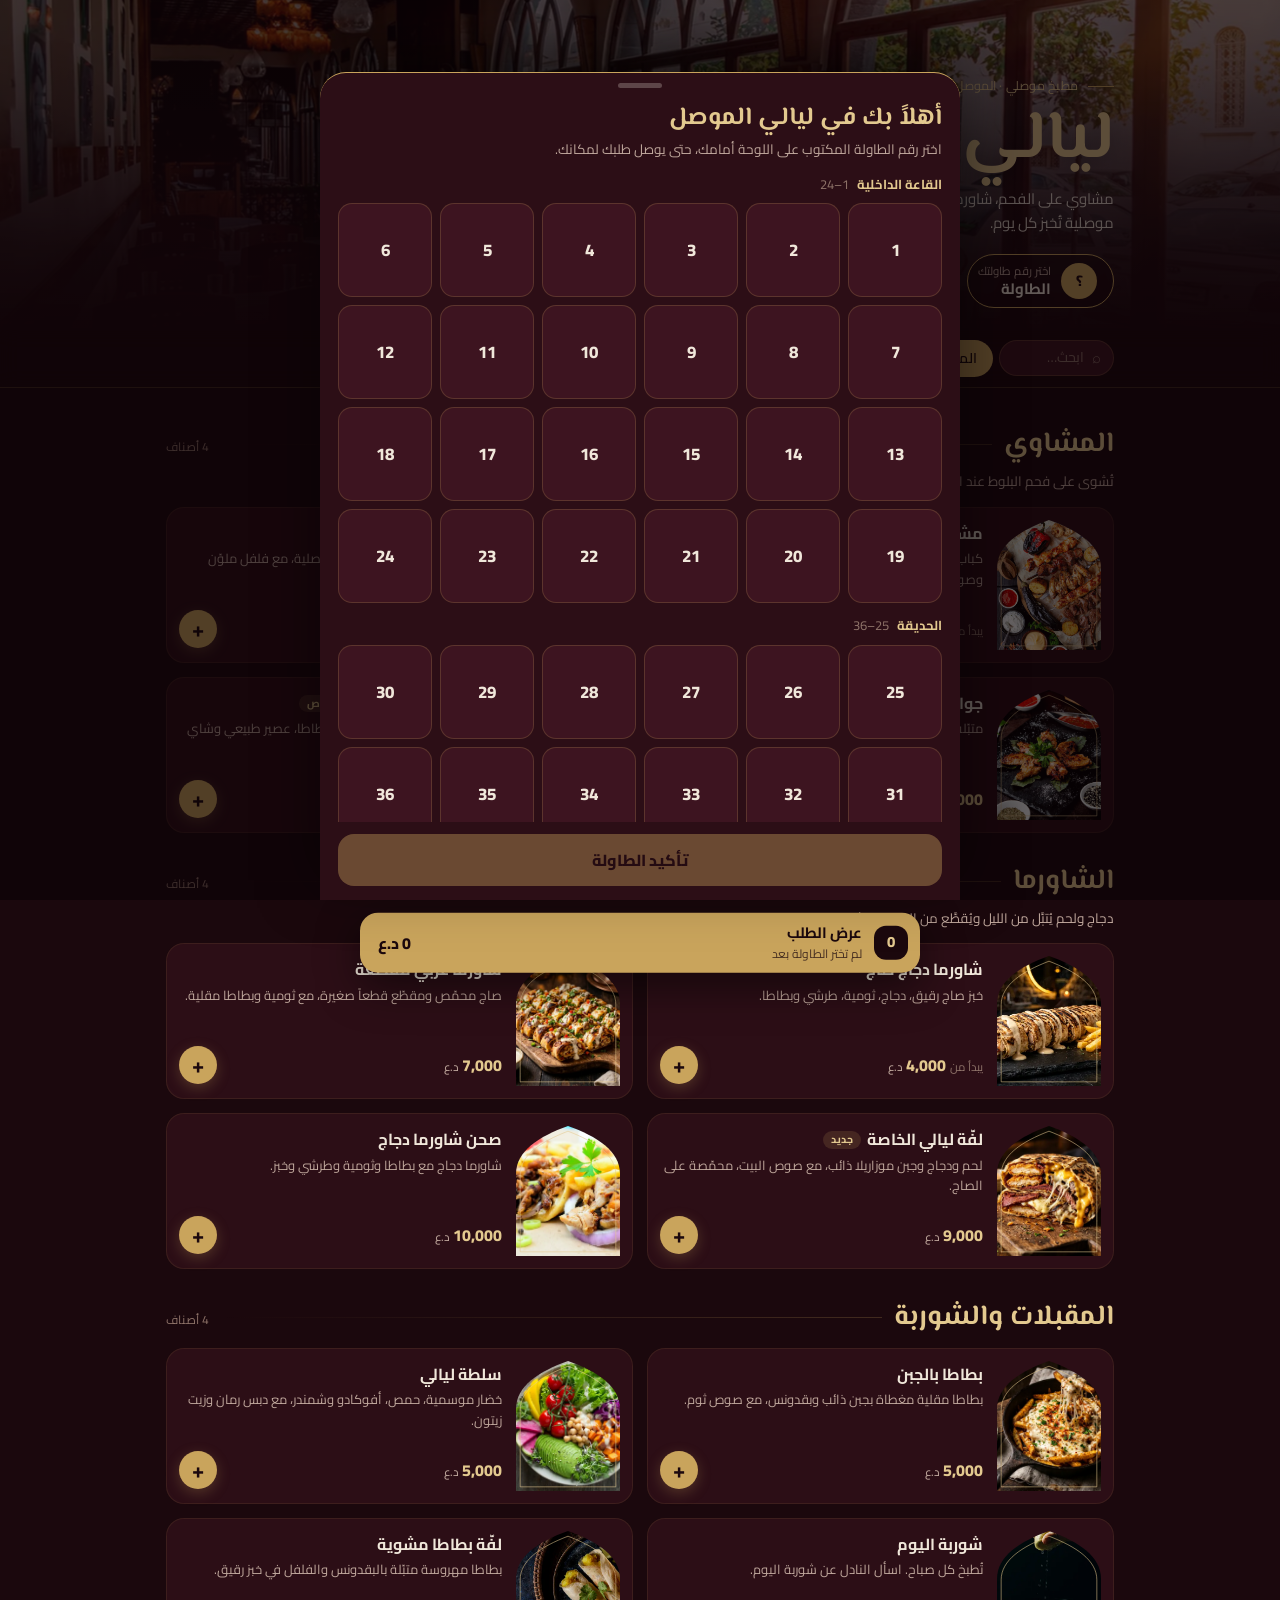
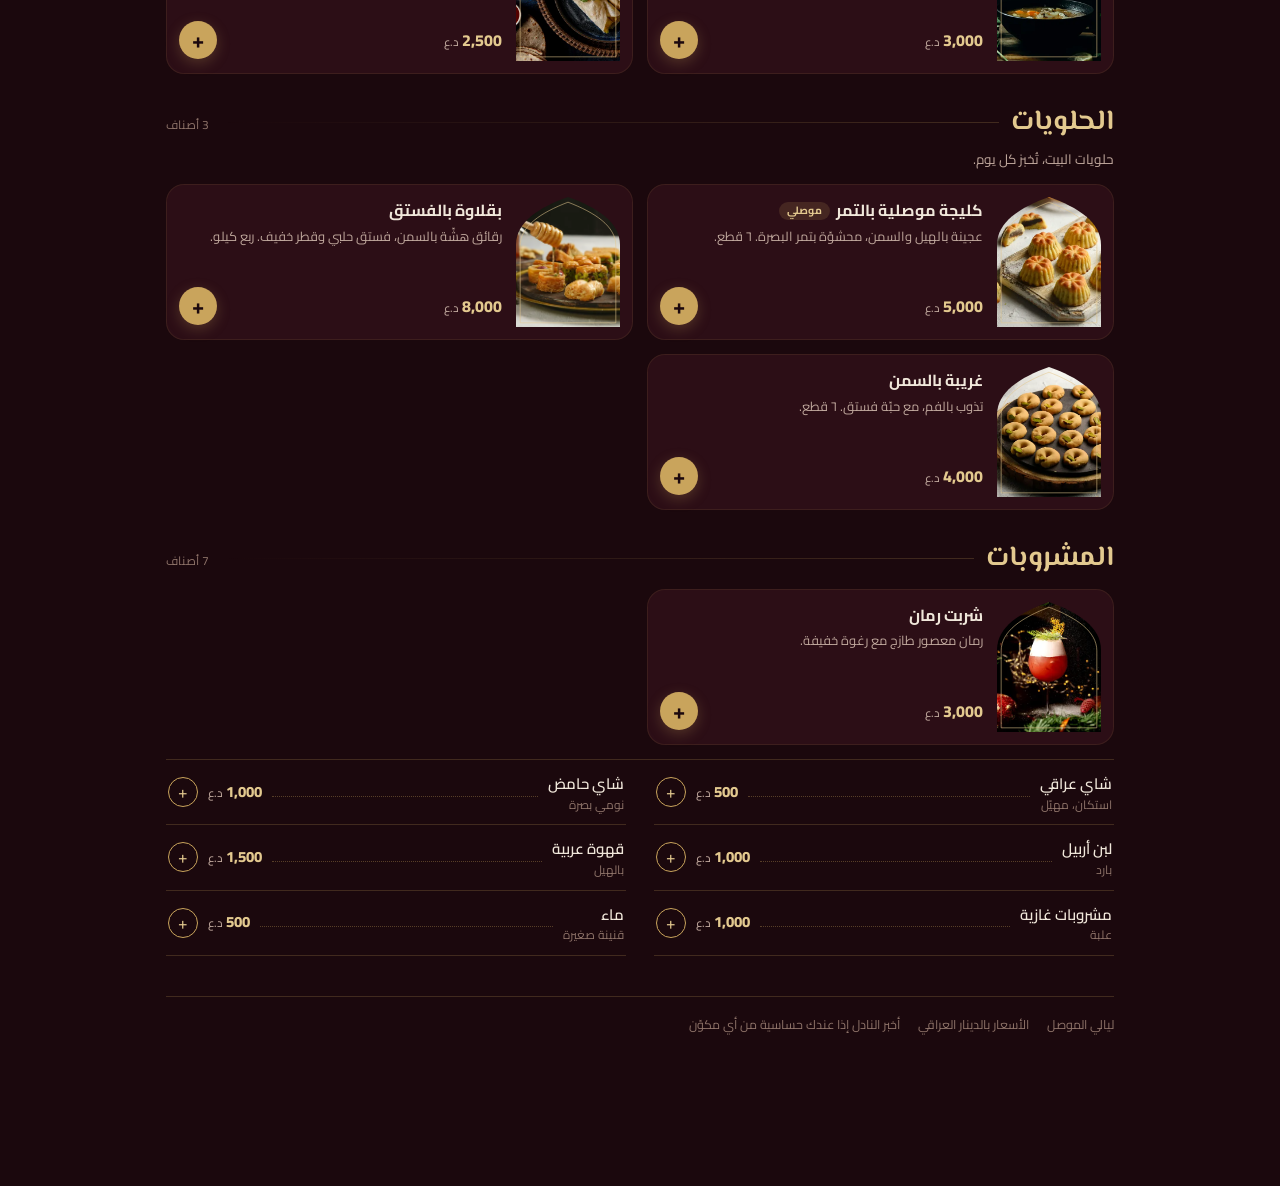
<file: index.html>
<!doctype html>
<html lang="ar" dir="rtl">
<head>
<meta charset="utf-8">
<meta name="viewport" content="width=device-width,initial-scale=1,viewport-fit=cover">
<meta name="theme-color" content="#1B080D">
<meta property="og:title" content="ليالي الموصل · المنيو">
<meta property="og:description" content="مشاوي على الفحم، شاورما، وحلويات موصلية. اطلب من طاولتك.">
<meta property="og:image" content="img/hero.webp">
<link rel="icon" href="data:image/svg+xml,%3Csvg xmlns='http://www.w3.org/2000/svg' viewBox='0 0 100 125'%3E%3Cpath d='M0 125V46C0 24 22 10 50 0C78 10 100 24 100 46V125Z' fill='%23C9A45C'/%3E%3C/svg%3E">
<style>html{background:#1B080D}body{margin:0}img{max-width:100%}[hidden]{display:none!important}:root{padding-top:env(safe-area-inset-top,0px);padding-bottom:env(safe-area-inset-bottom,0px)}</style>
<title>ليالي الموصل · المنيو</title>
<meta name="description" content="منيو رقمي ونظام كاشير لمطعم ليالي الموصل: طلبات من الطاولة تصل مباشرة لشاشة الكاشير.">
<link rel="preconnect" href="https://fonts.googleapis.com">
<link rel="preconnect" href="https://fonts.gstatic.com" crossorigin>
<link rel="stylesheet" href="https://fonts.googleapis.com/css2?family=El+Messiri:wght@500;600;700&family=Cairo:wght@400;500;600;700;800&display=swap">
<style>
:root{
  color-scheme:dark;
  --ground:#1B080D;
  --wine:#2C0E16;
  --wine-2:#3D1420;
  --wine-3:#521B2A;
  --line:rgba(201,164,92,.22);
  --gold:#C9A45C;
  --gold-2:#E3C98F;
  --marble:#F0E7DA;
  --muted:#BFA79C;
  --dim:#8E7369;
  --s-new:#E3C98F;
  --s-prep:#E59A57;
  --s-ready:#8FC49A;
  --s-done:#8E7369;
  --s-bill:#9FB6D0;
  --danger:#E07A6E;
  --ease:cubic-bezier(.22,1,.36,1);
  --spring:cubic-bezier(.34,1.56,.64,1);
  --f-display:"El Messiri","Cairo","Segoe UI",Tahoma,sans-serif;
  --f-body:"Cairo","Noto Sans Arabic","Segoe UI",Tahoma,sans-serif;
  --arch-mask:url("data:image/svg+xml,%3Csvg xmlns='http://www.w3.org/2000/svg' viewBox='0 0 100 125' preserveAspectRatio='none'%3E%3Cpath d='M0 125V46C0 24 22 10 50 0C78 10 100 24 100 46V125Z'/%3E%3C/svg%3E");
  --arch-line:url("data:image/svg+xml,%3Csvg xmlns='http://www.w3.org/2000/svg' viewBox='0 0 100 125' preserveAspectRatio='none'%3E%3Cpath d='M4 121V47C4 28 24 15 50 5C76 15 96 28 96 47V121Z' fill='none' stroke='%23E3C98F' stroke-opacity='.55' stroke-width='1' vector-effect='non-scaling-stroke'/%3E%3C/svg%3E");
}
*{box-sizing:border-box}
html{-webkit-text-size-adjust:100%}
body{margin:0;background:var(--ground);color:var(--marble);font-family:var(--f-body);font-size:15px;line-height:1.65;-webkit-tap-highlight-color:transparent}
button{font:inherit;color:inherit;cursor:pointer;border:0;background:none;padding:0}
button:focus-visible,textarea:focus-visible,a:focus-visible,[tabindex]:focus-visible{outline:2px solid var(--gold-2);outline-offset:3px;border-radius:8px}
a{color:var(--gold-2)}
.num{font-variant-numeric:tabular-nums;font-feature-settings:"tnum"}
.wrap{max-width:980px;margin-inline:auto;padding-inline:16px}
[data-view]{display:none}
body[data-mode="menu"] [data-view="menu"],body[data-mode="cashier"] [data-view="cashier"]{display:block}

/* ---------- HERO ---------- */
.hero{position:relative;min-height:330px;display:flex;align-items:flex-end;overflow:hidden;isolation:isolate}
.hero img{position:absolute;inset:0;width:100%;height:100%;object-fit:cover;z-index:-2;transform:scale(1.06);animation:heroIn 1.6s var(--ease) both}
.hero::before{content:"";position:absolute;inset:0;z-index:-1;background:linear-gradient(180deg,rgba(27,8,13,.35) 0%,rgba(27,8,13,.55) 45%,var(--ground) 100%),radial-gradient(120% 80% at 50% 0%,transparent 40%,rgba(27,8,13,.6) 100%)}
@keyframes heroIn{from{transform:scale(1.14);filter:saturate(.6)}to{transform:scale(1.06);filter:none}}
.hero-inner{width:100%;padding-block:56px 22px}
.eyebrow{font-size:12.5px;letter-spacing:.02em;color:var(--gold-2);display:flex;align-items:center;gap:10px}
.eyebrow::before{content:"";width:26px;height:1px;background:var(--gold)}
.brand{font-family:var(--f-display);font-weight:700;font-size:clamp(42px,10.5vw,68px);line-height:1.15;margin:6px 0 6px;color:var(--gold-2);text-shadow:0 2px 24px rgba(0,0,0,.45);text-wrap:balance}
.tagline{margin:0;color:var(--marble);opacity:.92;max-width:36ch}
.hero-row{display:flex;flex-wrap:wrap;gap:10px;align-items:center;margin-top:18px}
.table-btn{display:inline-flex;align-items:center;gap:10px;padding:8px 16px 8px 10px;border-radius:999px;background:rgba(27,8,13,.65);border:1px solid var(--gold);backdrop-filter:blur(8px);-webkit-backdrop-filter:blur(8px);transition:transform .3s var(--ease)}
.table-btn:active{transform:scale(.97)}
.table-btn .tn{display:grid;place-items:center;min-width:36px;height:36px;padding-inline:6px;border-radius:999px;background:var(--gold);color:var(--ground);font-weight:800}
.table-btn .tl{display:flex;flex-direction:column;line-height:1.3;text-align:start}
.table-btn small{color:var(--muted);font-size:11.5px}
.table-btn b{font-weight:700}
.meta-chip{font-size:12.5px;color:var(--muted);padding:6px 12px;border-radius:999px;border:1px solid var(--line)}

/* ---------- CATEGORY NAV ---------- */
.catnav{position:sticky;top:env(safe-area-inset-top,0px);z-index:20;background:rgba(27,8,13,.92);backdrop-filter:blur(10px);-webkit-backdrop-filter:blur(10px);border-bottom:1px solid var(--line)}
.catnav .wrap{display:flex;gap:6px;overflow-x:auto;scrollbar-width:none;padding-block:10px}
.catnav .wrap::-webkit-scrollbar{display:none}
.cat{flex:none;padding:7px 16px;border-radius:999px;color:var(--muted);font-weight:600;font-size:14px;transition:color .3s,background .35s var(--ease)}
.cat[aria-current="true"]{color:var(--ground);background:var(--gold)}

/* ---------- SECTIONS ---------- */
main.menu{padding-block:8px 150px}
.section{padding-top:30px;scroll-margin-top:70px}
.sec-head{display:flex;align-items:baseline;gap:12px;margin-bottom:12px}
.sec-head h2{font-family:var(--f-display);font-weight:700;font-size:28px;margin:0;color:var(--gold-2);line-height:1.3}
.sec-head .rule{flex:1;height:1px;background:linear-gradient(to left,var(--line),transparent);position:relative;top:-6px}
.sec-head .count{font-size:12px;color:var(--dim)}
.sec-note{margin:-4px 0 14px;color:var(--muted);font-size:13.5px}
.grid{display:grid;grid-template-columns:1fr;gap:12px}
@media (min-width:720px){.grid{grid-template-columns:1fr 1fr;gap:14px}}
.item{display:flex;gap:14px;padding:12px;border-radius:18px;background:var(--wine);border:1px solid rgba(201,164,92,.10);text-align:start;width:100%;cursor:pointer;transition:transform .35s var(--ease),border-color .3s,background .3s}
.item:hover{border-color:var(--line);background:#321019}
.item:active{transform:scale(.985)}
.arch{position:relative;flex:none;width:104px;aspect-ratio:4/5;max-width:100%}
.arch .ph{position:absolute;inset:0;overflow:hidden;background:var(--wine-2);-webkit-mask:var(--arch-mask) center/100% 100% no-repeat;mask:var(--arch-mask) center/100% 100% no-repeat}
.arch img{width:100%;height:100%;object-fit:cover;display:block;transition:transform .6s var(--ease)}
.item:hover .arch img{transform:scale(1.06)}
.arch::after{content:"";position:absolute;inset:0;pointer-events:none;background:var(--arch-line) center/100% 100% no-repeat}
.body{flex:1;min-width:0;display:flex;flex-direction:column;gap:3px;padding-block:2px}
.name{font-weight:700;font-size:16px;line-height:1.45;display:flex;flex-wrap:wrap;align-items:center;gap:6px}
.tag{font-size:10.5px;font-weight:700;padding:1px 8px;border-radius:999px;background:rgba(201,164,92,.16);color:var(--gold-2)}
.desc{color:var(--muted);font-size:13px;line-height:1.6;display:-webkit-box;-webkit-line-clamp:2;-webkit-box-orient:vertical;overflow:hidden}
.foot{margin-top:auto;display:flex;align-items:center;justify-content:space-between;gap:8px;padding-top:6px}
.price{font-weight:800;color:var(--gold-2);font-size:16px}
.price small{font-weight:500;font-size:11.5px;color:var(--muted);margin-inline-start:3px}
.price .from{font-weight:400;font-size:11.5px;color:var(--dim);margin-inline-end:4px}
.ctl{height:38px;min-width:38px;display:flex;align-items:center}
.add{width:38px;height:38px;border-radius:999px;background:var(--gold);color:var(--ground);display:grid;place-items:center;font-size:22px;font-weight:700;line-height:1;transition:transform .4s var(--spring);box-shadow:0 4px 14px rgba(201,164,92,.25)}
.add:active{transform:scale(.88)}
.stepper{display:flex;align-items:center;gap:2px;background:var(--wine-3);border:1px solid var(--gold);border-radius:999px;height:38px;padding:2px;animation:stepIn .45s var(--spring) both}
@keyframes stepIn{from{transform:scale(.6);opacity:0}to{transform:none;opacity:1}}
.stepper button{width:32px;height:32px;border-radius:999px;display:grid;place-items:center;font-size:18px;color:var(--gold-2)}
.stepper button:active{background:rgba(201,164,92,.18)}
.stepper .q{min-width:22px;text-align:center;font-weight:800}
.drinks{display:grid;grid-template-columns:1fr;margin-top:14px;border-top:1px solid var(--line)}
@media (min-width:720px){.drinks{grid-template-columns:1fr 1fr;column-gap:28px}}
.drink{display:flex;align-items:center;gap:10px;padding:12px 2px;border-bottom:1px solid var(--line);width:100%;text-align:start}
.drink .dn{font-weight:600}
.drink .dn small{display:block;color:var(--dim);font-size:12px;font-weight:400;line-height:1.3}
.drink .dots{flex:1;border-bottom:1px dotted rgba(201,164,92,.35);transform:translateY(4px);min-width:16px}
.drink .price{font-size:15px}
.drink .mini{width:30px;height:30px;border-radius:999px;border:1px solid var(--gold);color:var(--gold-2);display:grid;place-items:center;font-size:17px;flex:none;transition:transform .35s var(--spring),background .3s}
.drink .mini.on{background:var(--gold);color:var(--ground);font-size:13px;font-weight:800}
.drink:active .mini{transform:scale(.85)}
.foot-note{margin-top:40px;padding-top:18px;border-top:1px solid var(--line);color:var(--dim);font-size:12.5px;display:flex;flex-wrap:wrap;gap:6px 18px;align-items:center}
.foot-note a{margin-inline-start:auto;text-decoration:none;border:1px solid var(--line);padding:4px 12px;border-radius:999px;font-size:12.5px}

/* ---------- CART BAR + STATUS PILL ---------- */
.dock{position:fixed;inset-inline:0;bottom:0;z-index:30;padding:10px 16px calc(12px + env(safe-area-inset-bottom,0px));display:flex;flex-direction:column;gap:8px;align-items:center;pointer-events:none}
.pill{pointer-events:auto;display:flex;align-items:center;gap:10px;padding:8px 14px 8px 10px;border-radius:999px;background:rgba(44,14,22,.95);border:1px solid var(--line);box-shadow:0 10px 30px rgba(0,0,0,.45);font-size:13.5px;animation:rise .5s var(--ease) both}
.pill .dot{width:10px;height:10px;border-radius:999px;background:var(--st,var(--s-new));box-shadow:0 0 0 4px color-mix(in srgb,var(--st,var(--s-new)) 22%,transparent);animation:pulse 1.6s ease-in-out infinite}
@keyframes pulse{50%{box-shadow:0 0 0 7px color-mix(in srgb,var(--st,var(--s-new)) 8%,transparent)}}
.cartbar{width:100%;max-width:560px;transform:translateY(140%);transition:transform .55s var(--ease);pointer-events:none}
.cartbar.show{transform:none;pointer-events:auto}
.cartbar button{width:100%;display:flex;align-items:center;gap:12px;padding:10px 12px 10px 18px;border-radius:18px;background:var(--gold);color:var(--ground);box-shadow:0 14px 40px rgba(0,0,0,.5)}
.cartbar .cnt{display:grid;place-items:center;min-width:34px;height:34px;border-radius:12px;background:var(--ground);color:var(--gold-2);font-weight:800;transition:transform .4s var(--spring)}
.cartbar .cnt.bump{transform:scale(1.25)}
.cartbar .lbl{flex:1;text-align:start;line-height:1.35}
.cartbar .lbl b{display:block;font-size:15px}
.cartbar .lbl small{font-size:12px;opacity:.75}
.cartbar .tot{font-weight:800;font-size:16px}
.fly{position:fixed;z-index:60;width:14px;height:14px;border-radius:999px;background:var(--gold-2);box-shadow:0 0 18px var(--gold);pointer-events:none}

/* ---------- SHEETS ---------- */
.scrim{position:fixed;inset:0;z-index:40;background:rgba(10,3,5,.62);opacity:0;pointer-events:none;transition:opacity .4s var(--ease)}
.scrim.show{opacity:1;pointer-events:auto}
.sheet{position:fixed;inset-inline:0;bottom:0;z-index:50;max-height:92%;display:flex;flex-direction:column;background:var(--wine);border-top:1px solid var(--gold);border-radius:26px 26px 0 0;transform:translateY(105%);transition:transform .55s var(--ease);max-width:640px;margin-inline:auto;padding-bottom:env(safe-area-inset-bottom,0px);box-shadow:0 -20px 60px rgba(0,0,0,.5)}
.sheet:not(.show){visibility:hidden;box-shadow:none;transition:transform .55s var(--ease),visibility 0s .55s,box-shadow 0s .55s}
.sheet.show{transform:none}
.grab{width:44px;height:5px;border-radius:9px;background:rgba(240,231,218,.25);margin:10px auto 4px;flex:none}
.sheet-scroll{overflow-y:auto;overscroll-behavior:contain;padding:6px 18px 18px}
.sheet h3{font-family:var(--f-display);font-weight:700;font-size:25px;color:var(--gold-2);margin:4px 0 2px;line-height:1.35}
.sheet .sub{color:var(--muted);margin:0 0 14px;font-size:13.5px}
.x{position:absolute;top:12px;inset-inline-end:14px;width:36px;height:36px;border-radius:999px;background:rgba(27,8,13,.6);display:grid;place-items:center;font-size:17px;color:var(--marble);z-index:2}
.zone{margin-top:12px}
.zone h4{margin:0 0 8px;font-size:13px;font-weight:700;color:var(--gold-2);display:flex;gap:8px;align-items:center}
.zone h4 span{color:var(--dim);font-weight:400}
.tables{display:grid;grid-template-columns:repeat(6,1fr);gap:8px}
@media (max-width:360px){.tables{grid-template-columns:repeat(5,1fr)}}
.tbl{aspect-ratio:1;border-radius:14px;border:1px solid var(--line);background:var(--wine-2);font-weight:800;font-size:17px;transition:transform .35s var(--spring),background .3s,color .3s,border-color .3s}
.tbl:hover{border-color:var(--gold)}
.tbl:active{transform:scale(.9)}
.tbl[aria-pressed="true"]{background:var(--gold);color:var(--ground);border-color:var(--gold);transform:scale(1.06)}
.picker-foot{position:sticky;bottom:0;padding:12px 18px 14px;background:linear-gradient(to top,var(--wine) 70%,transparent)}
.primary{width:100%;padding:13px;border-radius:16px;background:var(--gold);color:var(--ground);font-weight:800;font-size:16px;transition:transform .3s var(--ease),opacity .3s}
.primary:active{transform:scale(.98)}
.primary[disabled]{opacity:.4;cursor:default}
.ghost{width:100%;padding:11px;border-radius:14px;border:1px solid var(--line);color:var(--gold-2);font-weight:700;margin-top:8px}
.dimg{position:relative;margin:-6px -18px 14px;height:250px;overflow:hidden}
.dimg img{width:100%;height:100%;object-fit:cover}
.dimg::after{content:"";position:absolute;inset:0;background:linear-gradient(180deg,transparent 55%,var(--wine))}
.optlabel{font-size:13px;font-weight:700;color:var(--gold-2);margin:16px 0 8px}
.chips{display:flex;flex-wrap:wrap;gap:8px}
.chip{padding:7px 14px;border-radius:999px;border:1px solid var(--line);font-size:13.5px;transition:all .3s var(--ease)}
.chip[aria-pressed="true"]{border-color:var(--gold);background:rgba(201,164,92,.18);color:var(--gold-2)}
.chip .p{color:var(--muted);font-size:12px;margin-inline-start:6px}
.drow{display:flex;align-items:center;gap:12px;margin-top:20px}
.drow .stepper{animation:none;height:50px;padding:4px}
.drow .stepper button{width:42px;height:42px;font-size:22px}
.drow .primary{flex:1;display:flex;justify-content:space-between;padding-inline:18px}
.line{display:flex;gap:12px;padding:12px 0;border-bottom:1px solid var(--line);align-items:center}
.line img{width:54px;height:54px;border-radius:12px;object-fit:cover;flex:none}
.line .ico{width:54px;height:54px;border-radius:12px;background:var(--wine-2);display:grid;place-items:center;flex:none;color:var(--gold);font-family:var(--f-display);font-size:22px}
.line .li{flex:1;min-width:0;line-height:1.45}
.line .li b{font-weight:700;display:block}
.line .li small{color:var(--muted);font-size:12px;display:block}
.line .li .lp{color:var(--gold-2);font-weight:700;font-size:13.5px}
.line .stepper{animation:none;height:34px}
.line .stepper button{width:28px;height:28px}
textarea{width:100%;min-height:70px;resize:vertical;margin-top:4px;padding:12px;border-radius:14px;background:var(--wine-2);border:1px solid var(--line);color:var(--marble);font:inherit;font-size:14px}
textarea::placeholder{color:var(--dim)}
.sum{margin-top:16px;display:grid;gap:6px;font-size:14px}
.sum div{display:flex;justify-content:space-between;color:var(--muted)}
.sum .grand{color:var(--marble);font-weight:800;font-size:18px;padding-top:8px;border-top:1px dashed var(--line)}
.sum .grand span:last-child{color:var(--gold-2)}
.tblrow{display:flex;align-items:center;justify-content:space-between;gap:10px;padding:11px 14px;border-radius:14px;background:var(--wine-2);margin-bottom:6px}
.tblrow b{color:var(--gold-2)}
.tblrow button{color:var(--gold-2);font-size:13px;text-decoration:underline;text-underline-offset:4px}
.err{color:var(--danger);font-size:13px;margin-top:8px}
.done{text-align:center;padding:6px 4px 6px}
.seal{width:80px;height:80px;margin:8px auto 8px;border-radius:999px;border:1.5px solid var(--gold);display:grid;place-items:center;position:relative}
.seal svg{width:38px;height:38px}
.seal svg path{stroke:var(--gold-2);stroke-width:2.4;fill:none;stroke-linecap:round;stroke-linejoin:round;stroke-dasharray:40;stroke-dashoffset:40;animation:draw .7s .25s var(--ease) forwards}
.seal::before{content:"";position:absolute;inset:-8px;border-radius:999px;border:1px solid var(--line);animation:ring 1.2s var(--ease) both}
@keyframes draw{to{stroke-dashoffset:0}}
@keyframes ring{from{transform:scale(.6);opacity:0}to{transform:none;opacity:1}}
.ordno{font-family:var(--f-display);font-size:38px;color:var(--gold-2);line-height:1.2}
.track{display:grid;grid-template-columns:repeat(4,1fr);gap:6px;margin:16px 0 4px;text-align:center;font-size:12px;color:var(--dim)}
.track div{display:flex;flex-direction:column;align-items:center;gap:6px;position:relative}
.track i{width:14px;height:14px;border-radius:999px;border:2px solid var(--dim);background:var(--wine);transition:all .4s var(--ease);z-index:1}
.track div:not(:first-child)::before{content:"";position:absolute;top:6px;inset-inline-end:50%;width:100%;height:2px;background:var(--wine-3)}
.track .on{color:var(--marble);font-weight:700}
.track .on i{background:var(--gold);border-color:var(--gold);box-shadow:0 0 0 5px rgba(201,164,92,.18)}
.track .on:not(:first-child)::before{background:var(--gold)}
.receipt{text-align:start;margin-top:14px;border:1px dashed var(--line);border-radius:16px;padding:12px 14px;font-size:13.5px}
.receipt div{display:flex;justify-content:space-between;gap:10px;padding:3px 0}
.receipt .muted{color:var(--muted)}
.demo{font-size:11.5px;color:var(--dim);margin-top:10px}
.reveal{animation:rise .7s var(--ease) both}
@keyframes rise{from{opacity:.001;transform:translateY(14px)}to{opacity:1;transform:none}}

/* ================= CASHIER ================= */
.cx{min-height:100%;padding-block:0 40px}
.cx-top{position:sticky;top:env(safe-area-inset-top,0px);z-index:20;background:rgba(27,8,13,.94);backdrop-filter:blur(10px);-webkit-backdrop-filter:blur(10px);border-bottom:1px solid var(--line)}
.cx-top .wrap{max-width:1400px;display:flex;flex-wrap:wrap;align-items:center;gap:10px 14px;padding-block:12px}
.cx-brand{display:flex;align-items:baseline;gap:10px;margin-inline-end:auto}
.cx-brand h1{font-family:var(--f-display);font-size:24px;margin:0;color:var(--gold-2);line-height:1.2}
.cx-brand span{color:var(--muted);font-size:13px}
.live{display:inline-flex;align-items:center;gap:6px;font-size:12px;color:var(--muted)}
.live i{width:8px;height:8px;border-radius:999px;background:var(--dim);transition:background .4s}
.live.on i{background:var(--s-ready);box-shadow:0 0 0 4px rgba(143,196,154,.18)}
.tbtn{display:inline-flex;align-items:center;gap:6px;padding:7px 14px;border-radius:999px;border:1px solid var(--line);font-size:13px;font-weight:700;color:var(--marble);text-decoration:none;transition:background .3s,border-color .3s,transform .25s var(--ease)}
.tbtn:hover{border-color:var(--gold)}
.tbtn:active{transform:scale(.96)}
.tbtn.on{background:rgba(201,164,92,.16);border-color:var(--gold);color:var(--gold-2)}
.tbtn.solid{background:var(--gold);color:var(--ground);border-color:var(--gold)}
.cx .wrap{max-width:1400px}
.stats{display:grid;grid-template-columns:repeat(4,1fr);gap:10px;margin-top:16px}
@media (max-width:640px){.stats{grid-template-columns:repeat(2,1fr)}}
.stat{padding:12px 14px;border-radius:16px;background:var(--wine);border:1px solid rgba(201,164,92,.10)}
.stat small{display:block;color:var(--muted);font-size:12px}
.stat b{font-size:22px;font-weight:800;line-height:1.3;display:block}
.stat b.gold{color:var(--gold-2)}
.stat em{font-style:normal;font-size:11.5px;color:var(--dim)}

/* calls from tables */
.alerts{display:flex;flex-wrap:wrap;gap:8px;margin-top:12px}
.alerts:empty{display:none}
.alert{display:flex;align-items:center;gap:10px;padding:8px 8px 8px 14px;border-radius:14px;background:rgba(201,164,92,.12);border:1px solid var(--gold);font-size:13.5px;animation:alertIn .45s var(--spring) both}
.alert.bill{background:rgba(143,196,154,.10);border-color:var(--s-ready)}
.alert b{font-weight:800}
.alert small{color:var(--muted)}
.alert button{padding:6px 12px;border-radius:10px;background:var(--gold);color:var(--ground);font-weight:800;font-size:12.5px}
.alert.bill button{background:var(--s-ready)}
.alert .ring{font-size:17px;display:inline-block;animation:ring 1.2s ease-in-out 3}
@keyframes alertIn{from{opacity:0;transform:translateY(-8px) scale(.96)}to{opacity:1;transform:none}}
@keyframes ring{0%,100%{transform:rotate(0)}20%{transform:rotate(-18deg)}40%{transform:rotate(14deg)}60%{transform:rotate(-8deg)}80%{transform:rotate(4deg)}}

.cx-grid{display:grid;grid-template-columns:1fr;gap:16px;margin-top:16px}
@media (min-width:1100px){.cx-grid{grid-template-columns:1fr 300px}}
.seg{display:none;gap:6px;overflow-x:auto;scrollbar-width:none;margin-bottom:10px}
.seg::-webkit-scrollbar{display:none}
.seg button{flex:none;padding:7px 14px;border-radius:999px;border:1px solid var(--line);font-size:13.5px;font-weight:700;color:var(--muted);display:flex;gap:6px;align-items:center;transition:background .3s,color .3s,border-color .3s}
.seg button[aria-pressed="true"]{background:var(--wine-3);color:var(--marble);border-color:var(--st)}
.seg button i{width:8px;height:8px;border-radius:999px;background:var(--st)}
.board{display:grid;grid-template-columns:repeat(4,minmax(0,1fr));gap:12px;align-items:start;user-select:none;-webkit-user-select:none}
@media (max-width:899px){.seg{display:flex}.board{grid-template-columns:1fr}.col{display:none}.col.cur{display:block;animation:rise .35s var(--ease) both}}
.col{background:rgba(44,14,22,.55);border:1px solid rgba(201,164,92,.10);border-radius:18px;padding:10px;min-height:240px;transition:border-color .25s,background .25s}
.col.drop{border-color:var(--st);background:color-mix(in srgb,var(--st) 9%,rgba(44,14,22,.55))}
.col-h{display:flex;align-items:center;gap:8px;padding:2px 4px 10px;font-weight:800;font-size:14.5px}
.col-h i{width:10px;height:10px;border-radius:999px;background:var(--st)}
.col-h span{margin-inline-start:auto;font-size:12px;color:var(--ground);background:var(--st);border-radius:999px;min-width:22px;text-align:center;padding:0 6px;font-weight:800;transition:transform .35s var(--spring)}
.col-h span.bump{transform:scale(1.3)}
.col-list{display:flex;flex-direction:column;gap:10px;min-height:10px}
.empty{color:var(--dim);font-size:13px;text-align:center;padding:26px 8px;border:1px dashed rgba(201,164,92,.14);border-radius:14px}
.ocard{position:relative;overflow:hidden;background:var(--wine);border:1px solid rgba(201,164,92,.12);border-radius:16px;padding:12px 12px 14px;border-inline-start:3px solid var(--st);transition:border-color .4s,opacity .25s,box-shadow .3s;cursor:grab;will-change:transform}
.ocard.fresh{animation:glow 1.6s ease-out 2}
@keyframes glow{0%{box-shadow:0 0 0 0 rgba(227,201,143,.55)}100%{box-shadow:0 0 0 14px rgba(227,201,143,0)}}
.ocard.late{border-color:rgba(224,122,110,.5)}
.ocard.dragging{opacity:.3}
.drag-ghost{position:fixed;z-index:80;pointer-events:none;margin:0;box-shadow:0 24px 60px rgba(0,0,0,.6);transform-origin:center;cursor:grabbing}
.o-top{display:flex;align-items:center;gap:10px}
.o-tbl{display:grid;place-items:center;min-width:44px;height:44px;padding-inline:6px;border-radius:12px;background:var(--st);color:var(--ground);font-weight:800;font-size:19px;line-height:1;transition:background .4s}
.o-tbl small{font-size:9px;font-weight:700;display:block;margin-top:-6px}
.o-tbl.tk{font-size:13px}
.o-meta{flex:1;line-height:1.35;min-width:0}
.o-meta b{font-size:15px}
.o-meta small{display:block;color:var(--muted);font-size:12px;transition:color .3s}
.late .o-meta small{color:var(--danger);font-weight:700}
.o-chip{font-size:10.5px;font-weight:700;color:var(--muted);border:1px solid var(--line);border-radius:999px;padding:0 8px;white-space:nowrap}
.o-chip.paid{color:var(--s-ready);border-color:rgba(143,196,154,.45)}
.o-chip.unpaid{color:var(--s-prep);border-color:rgba(229,154,87,.45)}
.o-items{list-style:none;margin:10px 0 0;padding:10px 0 0;border-top:1px dashed var(--line);display:flex;flex-direction:column;gap:4px;font-size:14px}
.o-items li{display:flex;gap:8px;line-height:1.45}
.o-items .qx{font-weight:800;color:var(--gold-2);min-width:26px}
.o-items small{display:block;color:var(--s-prep);font-size:12px}
.o-note{margin-top:8px;font-size:12.5px;background:rgba(229,154,87,.10);color:#F2C79B;border-radius:10px;padding:6px 10px}
.o-foot{display:flex;align-items:center;gap:8px;margin-top:10px}
.o-foot{flex-wrap:wrap}
.o-foot .t{white-space:nowrap;font-weight:800;color:var(--gold-2);flex:1 1 100%;margin-bottom:2px}
.o-foot .o-act{flex:1}
.o-act{white-space:nowrap;padding:8px 14px;border-radius:12px;background:var(--st-next,var(--gold));color:var(--ground);font-weight:800;font-size:13.5px;transition:transform .25s var(--ease),opacity .3s,filter .2s}
.o-act:hover{filter:brightness(1.08)}
.o-act:active{transform:scale(.95)}
.o-act.bill{background:var(--marble)}
.o-x{width:34px;height:34px;border-radius:10px;border:1px solid var(--line);color:var(--muted);display:grid;place-items:center;font-size:14px;transition:all .25s var(--ease)}
.o-x:hover{border-color:var(--danger);color:var(--danger)}
.o-x.arm{background:var(--danger);color:var(--ground);border-color:var(--danger);width:auto;padding-inline:10px;font-size:12.5px;font-weight:700}
.o-prog{position:absolute;inset-inline:0;bottom:0;height:3px;background:rgba(240,231,218,.06)}
.o-prog i{display:block;height:100%;width:0;background:var(--st);transition:width 1s linear,background .4s;margin-inline-start:0}
.late .o-prog i{background:var(--danger)}
.side{display:flex;flex-direction:column;gap:12px}
.panel{background:var(--wine);border:1px solid rgba(201,164,92,.10);border-radius:18px;padding:14px}
.panel h3{margin:0 0 10px;font-size:15px;font-weight:800;color:var(--gold-2);display:flex;align-items:center;gap:8px}
.panel h3 span{margin-inline-start:auto;font-size:12px;color:var(--dim);font-weight:500}
.tmap{display:grid;grid-template-columns:repeat(8,1fr);gap:6px}
@media (min-width:1100px){.tmap{grid-template-columns:repeat(6,1fr)}}
.tm{aspect-ratio:1;border-radius:10px;background:var(--wine-2);color:var(--dim);display:grid;place-items:center;font-size:13px;font-weight:700;border:1px solid transparent;transition:background .45s var(--ease),color .45s,transform .3s var(--spring)}
.tm:hover{transform:scale(1.08);border-color:var(--line)}
.tm.busy{background:var(--st);color:var(--ground)}
.legend{display:flex;flex-wrap:wrap;gap:6px 12px;margin-top:10px;font-size:11.5px;color:var(--muted)}
.legend span{display:inline-flex;align-items:center;gap:5px}
.legend i{width:8px;height:8px;border-radius:3px;background:var(--st)}
.top-list{display:flex;flex-direction:column;gap:6px;font-size:13.5px}
.top-list div{display:flex;justify-content:space-between;gap:8px}
.top-list b{color:var(--gold-2)}
.cx-msg{margin-top:16px;padding:14px 16px;border-radius:16px;border:1px solid var(--line);background:var(--wine);color:var(--muted);font-size:14px}
.toast{position:fixed;top:calc(12px + env(safe-area-inset-top,0px));inset-inline:0;margin-inline:auto;width:max-content;max-width:calc(100% - 32px);z-index:90;padding:10px 18px;border-radius:999px;background:var(--gold);color:var(--ground);font-weight:800;box-shadow:0 10px 30px rgba(0,0,0,.5);transform:translateY(-160%);transition:transform .5s var(--ease)}
.toast.show{transform:none}
.st-new{--st:var(--s-new);--st-next:var(--s-prep)}
.st-prep{--st:var(--s-prep);--st-next:var(--s-ready)}
.st-ready{--st:var(--s-ready);--st-next:var(--gold-2)}
.st-done{--st:var(--s-done)}
.st-bill{--st:var(--s-bill)}

/* drawers (table bill, quick order) */
.cx-scrim{position:fixed;inset:0;z-index:60;background:rgba(10,3,5,.55);opacity:0;pointer-events:none;transition:opacity .35s var(--ease)}
.cx-scrim.show{opacity:1;pointer-events:auto}
.drawer{position:fixed;top:0;bottom:0;left:0;z-index:70;width:min(460px,100%);background:var(--wine);border-inline-start:1px solid var(--gold);display:flex;flex-direction:column;transform:translateX(-104%);visibility:hidden;transition:transform .5s var(--ease),visibility 0s .5s;box-shadow:30px 0 70px rgba(0,0,0,.5);padding-top:env(safe-area-inset-top,0px);padding-bottom:env(safe-area-inset-bottom,0px)}
.drawer.show{transform:none;visibility:visible;transition:transform .5s var(--ease)}
@media (max-width:640px){.drawer{top:auto;width:100%;max-height:94%;border-inline-start:0;border-top:1px solid var(--gold);border-radius:24px 24px 0 0;transform:translateY(104%)}}
.d-head{display:flex;align-items:center;gap:10px;padding:16px 18px 10px;border-bottom:1px solid var(--line)}
.d-head h3{margin:0;font-family:var(--f-display);font-size:24px;color:var(--gold-2);line-height:1.3}
.d-head small{display:block;color:var(--muted);font-size:12.5px}
.d-head .x{position:static;margin-inline-start:auto;flex:none}
.d-body{flex:1;overflow-y:auto;overscroll-behavior:contain;padding:14px 18px}
.d-foot{padding:12px 18px 16px;border-top:1px solid var(--line);background:var(--wine)}
.d-sec{font-size:12.5px;font-weight:800;color:var(--gold-2);margin:14px 0 8px;display:flex;align-items:center;gap:8px}
.d-sec:first-child{margin-top:0}
.d-sec::after{content:"";flex:1;height:1px;background:var(--line)}
.mini-o{display:flex;align-items:center;gap:10px;padding:8px 10px;border-radius:12px;background:var(--wine-2);margin-bottom:6px;font-size:13.5px}
.mini-o .pill-s{font-size:11px;font-weight:800;padding:1px 8px;border-radius:999px;background:var(--st);color:var(--ground)}
.mini-o span:last-child{margin-inline-start:auto;font-weight:700;color:var(--gold-2)}
.bl{display:flex;gap:8px;padding:6px 0;font-size:14px;border-bottom:1px dashed rgba(201,164,92,.12)}
.bl .q{font-weight:800;color:var(--gold-2);min-width:28px}
.bl small{display:block;color:var(--dim);font-size:12px}
.bl .p{margin-inline-start:auto;white-space:nowrap;font-weight:700}
.segc{display:flex;gap:6px;flex-wrap:wrap}
.segc button{padding:8px 14px;border-radius:12px;border:1px solid var(--line);font-weight:700;font-size:13.5px;transition:all .25s var(--ease)}
.segc button[aria-pressed="true"]{background:var(--gold);color:var(--ground);border-color:var(--gold)}
.money{width:100%;padding:12px 14px;border-radius:14px;background:var(--wine-2);border:1px solid var(--line);color:var(--marble);font:inherit;font-size:20px;font-weight:800;text-align:start}
.money:focus{outline:2px solid var(--gold-2);outline-offset:2px}
.qamt{display:flex;flex-wrap:wrap;gap:6px;margin-top:8px}
.qamt button{padding:6px 12px;border-radius:10px;background:var(--wine-3);font-size:13px;font-weight:700}
.tot-rows{display:grid;gap:4px;font-size:14px}
.tot-rows div{display:flex;justify-content:space-between;color:var(--muted)}
.tot-rows .g{font-size:20px;font-weight:800;color:var(--marble)}
.tot-rows .g span:last-child{color:var(--gold-2)}
.tot-rows .chg{color:var(--s-ready);font-weight:800}
.tot-rows .chg.neg{color:var(--danger)}
.warn{font-size:12.5px;color:var(--s-prep);background:rgba(229,154,87,.10);padding:8px 10px;border-radius:10px;margin-top:10px}
.rcpt{font-size:13.5px;border:1px dashed var(--line);border-radius:16px;padding:14px;line-height:1.7}
.rcpt h4{margin:0;text-align:center;font-family:var(--f-display);font-size:22px;color:var(--gold-2)}
.rcpt .c{text-align:center;color:var(--muted);font-size:12px;margin-bottom:8px}
.rcpt div.r{display:flex;justify-content:space-between;gap:8px}
.rcpt div.r span:last-child{white-space:nowrap}
.rcpt .sep{border-top:1px dashed var(--line);margin:8px 0}
/* quick order */
.pos-cats{display:flex;gap:6px;overflow-x:auto;scrollbar-width:none;margin-bottom:10px}
.pos-cats::-webkit-scrollbar{display:none}
.pos-cats button{flex:none;padding:6px 12px;border-radius:999px;border:1px solid var(--line);font-size:13px;font-weight:700;color:var(--muted)}
.pos-cats button[aria-pressed="true"]{background:var(--wine-3);color:var(--marble);border-color:var(--gold)}
.pos-items{display:grid;grid-template-columns:1fr 1fr;gap:8px}
.pos-it{position:relative;text-align:start;padding:10px 12px;border-radius:14px;background:var(--wine-2);border:1px solid transparent;font-size:13.5px;font-weight:700;line-height:1.4;transition:transform .2s var(--ease),border-color .2s}
.pos-it:active{transform:scale(.96)}
.pos-it small{display:block;color:var(--gold-2);font-weight:700}
.pos-it .badge{position:absolute;top:-6px;inset-inline-end:-6px;min-width:22px;height:22px;border-radius:999px;background:var(--gold);color:var(--ground);display:grid;place-items:center;font-size:12px;font-weight:800;animation:alertIn .3s var(--spring) both}
.pos-it.on{border-color:var(--gold)}
.tpick{display:flex;gap:6px;overflow-x:auto;scrollbar-width:none;padding-bottom:4px}
.tpick::-webkit-scrollbar{display:none}
.tpick button{flex:none;width:40px;height:40px;border-radius:10px;background:var(--wine-2);font-weight:800;border:1px solid transparent}
.tpick button[aria-pressed="true"]{background:var(--gold);color:var(--ground)}
.pl{display:flex;align-items:center;gap:8px;font-size:13.5px;padding:4px 0}
.pl span:first-child{flex:1}
.pl .stepper{animation:none;height:30px}
.pl .stepper button{width:26px;height:26px;font-size:15px}

/* menu: staff call buttons */
.call-btn{display:inline-flex;align-items:center;gap:6px;padding:8px 14px;border-radius:999px;border:1px solid var(--line);background:rgba(27,8,13,.55);font-size:13px;font-weight:700;color:var(--marble);backdrop-filter:blur(6px);-webkit-backdrop-filter:blur(6px);transition:transform .25s var(--ease),opacity .3s}
.call-btn:active{transform:scale(.95)}
.call-btn[disabled]{opacity:.45}


/* search, add-ons, suggestions */
.search{flex:none;display:flex;align-items:center;gap:6px;padding:0 12px;height:36px;border-radius:999px;background:var(--wine-2);border:1px solid var(--line);color:var(--dim);transition:border-color .3s}
.search:focus-within{border-color:var(--gold)}
.search input{width:74px;background:none;border:0;color:var(--marble);font:inherit;font-size:14px;outline:none;transition:width .35s var(--ease)}
.search input:focus,.search input:not(:placeholder-shown){width:150px}
.search input::placeholder{color:var(--dim)}
.search input::-webkit-search-cancel-button{filter:invert(.7)}
.no-res{margin-top:30px;padding:26px 16px;text-align:center;color:var(--muted);border:1px dashed var(--line);border-radius:16px}
.pairs{display:flex;gap:8px;overflow-x:auto;scrollbar-width:none;padding-bottom:4px}
.pairs::-webkit-scrollbar{display:none}
.pair{flex:none;display:flex;align-items:center;gap:10px;padding:6px 8px 6px 12px;border-radius:14px;background:var(--wine-2);border:1px solid var(--line);text-align:start;transition:border-color .3s,transform .25s var(--ease)}
.pair:active{transform:scale(.96)}
.pair img,.pair .pi{width:42px;height:42px;border-radius:10px;object-fit:cover;flex:none;display:grid;place-items:center;background:var(--wine-3)}
.pair b{display:block;font-size:13px;font-weight:700;line-height:1.35}
.pair small{color:var(--gold-2);font-size:12px;font-weight:700}
.pair .pp{width:26px;height:26px;border-radius:999px;background:var(--gold);color:var(--ground);display:grid;place-items:center;font-weight:800;flex:none}
.pair.added{border-color:var(--s-ready)}
.pair.added .pp{background:var(--s-ready)}
.o-items .add{color:var(--s-ready)}

/* cashier PIN gate */
.pin-gate{position:fixed;inset:0;z-index:95;display:grid;place-items:center;padding:16px;background:radial-gradient(80% 60% at 50% 40%,#3D1420,#1B080D 75%)}
.pin-card{width:min(380px,100%);text-align:center;padding:28px 22px;border-radius:24px;background:var(--wine);border:1px solid var(--gold);box-shadow:0 30px 80px rgba(0,0,0,.5)}
.pin-card h2{margin:0;font-family:var(--f-display);color:var(--gold-2);font-size:30px}
.pin-card p{color:var(--muted);margin:4px 0 16px}
.pin-card .money{text-align:center;letter-spacing:.4em;font-size:26px}
.pin-card .err{min-height:20px;margin:8px 0}
.pin-back{display:inline-block;margin-top:14px;font-size:13px}
/* ---------- view switcher + split demo ---------- */
.to-cx{position:absolute;top:14px;inset-inline-start:16px;z-index:2;font-size:12.5px;font-weight:700;text-decoration:none;color:var(--gold-2);background:rgba(27,8,13,.6);border:1px solid var(--line);padding:5px 12px;border-radius:999px;backdrop-filter:blur(6px);-webkit-backdrop-filter:blur(6px)}
.modes{display:inline-flex;padding:3px;border-radius:999px;border:1px solid var(--line);background:var(--wine)}
.modes a{padding:5px 14px;border-radius:999px;font-size:13px;font-weight:700;color:var(--muted);text-decoration:none;transition:background .3s var(--ease),color .3s}
.modes a[aria-current="page"]{background:var(--gold);color:var(--ground)}
@media (max-width:1099px){.modes .wide-only{display:none}}
body[data-mode="split"] [data-view]{display:block}
body[data-mode="split"] #app{display:grid;grid-template-columns:400px minmax(0,1fr);gap:20px;padding:16px;align-items:start}
body[data-mode="split"] .phone{position:sticky;top:16px;height:calc(100vh - 32px);max-height:900px;border:1px solid var(--gold);border-radius:34px;overflow:hidden;overflow:clip;transform:translateZ(0);box-shadow:0 30px 80px rgba(0,0,0,.55),0 0 0 8px #120509;background:var(--ground)}
body[data-mode="split"] .phone-scroll{height:100%;overflow-y:auto;overscroll-behavior:contain;scrollbar-width:none}
body[data-mode="split"] .phone-scroll::-webkit-scrollbar{display:none}
body[data-mode="split"] .to-cx{display:none}
body[data-mode="split"] .brand{font-size:46px}
body[data-mode="split"] .hero-inner{padding-top:40px}
body[data-mode="split"] .grid,body[data-mode="split"] .drinks{grid-template-columns:1fr}
body[data-mode="split"] .cx-top{border-radius:18px;border:1px solid var(--line)}
body[data-mode="split"] .board{grid-template-columns:repeat(4,minmax(0,1fr))}
body[data-mode="split"] .cx-grid{grid-template-columns:1fr}
body[data-mode="split"] .side{display:grid;grid-template-columns:1.2fr 1fr 1fr;align-items:start}
body[data-mode="split"] .tmap{grid-template-columns:repeat(10,1fr)}
body[data-mode="split"] .seg{display:none}
body[data-mode="split"] .col{display:block}

@media (prefers-reduced-motion:reduce){*,*::before,*::after{animation-duration:.01ms!important;animation-iteration-count:1!important;animation-delay:0ms!important;transition-duration:.01ms!important}}
</style>


</head>
<body>
<div dir="rtl" lang="ar" id="app">
<!-- ===================== MENU VIEW ===================== -->
<div data-view="menu" class="phone" id="phone">
 <div class="phone-scroll" id="menuScroll">
  <header class="hero">
    <img src="img/hero.webp" alt="قاعة المطعم بأقواسها ونوافذها الكبيرة" fetchpriority="high">
    <div class="wrap hero-inner">
      <div class="eyebrow">مطبخ موصلي · الموصل، العراق</div>
      <h1 class="brand">ليالي الموصل</h1>
      <p class="tagline">مشاوي على الفحم، شاورما على الصاج، وحلويات موصلية تُخبز كل يوم.</p>
      <div class="hero-row">
        <button class="table-btn" id="tableBtn" type="button" aria-haspopup="dialog">
          <span class="tn num" id="tableNum">؟</span>
          <span class="tl"><small id="tableHint">اختر رقم طاولتك</small><b id="tableLabel">الطاولة</b></span>
        </button>
        <button class="call-btn" type="button" data-staff="waiter">🛎 نادِ النادل</button><button class="call-btn" type="button" data-staff="bill">🧾 اطلب الحساب</button>
      </div>
    </div>
  </header>
  <nav class="catnav" aria-label="أقسام المنيو"><div class="wrap" id="catnav"></div></nav>
  <main class="wrap menu" id="menu"></main>
 </div>
  <div class="dock">
    <button class="pill" type="button" id="statusPill" hidden><span class="dot"></span><span id="pillText"></span></button>
    <div class="cartbar" id="cartbar">
      <button type="button" id="cartOpen">
        <span class="cnt num" id="cartCount">0</span>
        <span class="lbl"><b>عرض الطلب</b><small id="cartTable">الطاولة —</small></span>
        <span class="tot num" id="cartTotal">0 د.ع</span>
      </button>
    </div>
  </div>
<div class="scrim" id="scrim"></div>
<section class="sheet" id="pickerSheet" role="dialog" aria-modal="true" aria-labelledby="pickerTitle">
  <div class="grab"></div>
  <div class="sheet-scroll">
    <h3 id="pickerTitle">أهلاً بك في ليالي الموصل</h3>
    <p class="sub">اختر رقم الطاولة المكتوب على اللوحة أمامك، حتى يوصل طلبك لمكانك.</p>
    <div id="zones"></div>
  </div>
  <div class="picker-foot"><button class="primary" id="pickerOk" type="button" disabled>تأكيد الطاولة</button></div>
</section>
<section class="sheet" id="itemSheet" role="dialog" aria-modal="true" aria-labelledby="itemTitle">
  <button class="x" type="button" data-close aria-label="إغلاق">✕</button>
  <div class="sheet-scroll" id="itemBody"></div>
</section>
<section class="sheet" id="cartSheet" role="dialog" aria-modal="true" aria-labelledby="cartTitle">
  <button class="x" type="button" data-close aria-label="إغلاق">✕</button>
  <div class="grab"></div>
  <div class="sheet-scroll" id="cartBody"></div>
</section>
</div>

<!-- ===================== CASHIER VIEW ===================== -->
<div data-view="cashier" class="cx">
  <header class="cx-top"><div class="wrap">
    <div class="cx-brand"><h1>ليالي الموصل</h1><span>شاشة الكاشير</span></div>
    <span class="live" id="live"><i></i><span id="liveTxt">جاري الاتصال…</span></span>
    <span class="live num" id="clock"></span>
    <button class="tbtn" type="button" id="soundBtn" aria-pressed="false">🔔 تفعيل الصوت</button>
    <button class="tbtn solid" type="button" id="posBtn">＋ طلب جديد</button>
    <button class="tbtn" type="button" id="logoutBtn" title="تسجيل خروج الكاشير">خروج</button>
    <nav class="modes" aria-label="طريقة العرض"><a href="#menu" data-m="menu">المنيو</a><a href="#cashier" data-m="cashier">الكاشير</a><a href="#split" data-m="split" class="wide-only">الاثنين سوا</a></nav>
  </div></header>
  <div class="wrap">
    <div class="stats">
      <div class="stat"><small>طلبات اليوم</small><b class="num" id="sCount">0</b></div>
      <div class="stat"><small>بالمطبخ الآن</small><b class="num" id="sOpen">0</b></div>
      <div class="stat"><small>طاولات مفتوحة</small><b class="num" id="sTables">0</b></div>
      <div class="stat"><small>مبيعات اليوم (محصّلة)</small><b class="num gold" id="sSales">0 د.ع</b><em class="num" id="sDue"></em></div>
    </div>
    <div class="alerts" id="alerts" aria-live="polite"></div>
    <div id="cxMsg"></div>
    <div class="cx-grid">
      <div>
        <div class="seg" id="seg"></div>
        <div class="board" id="board"></div>
      </div>
      <aside class="side">
        <div class="panel"><h3>الطاولات <span>اضغط لفتح الحساب</span></h3><div class="tmap" id="tmap"></div>
          <div class="legend"><span class="st-new"><i></i>جديد</span><span class="st-prep"><i></i>يتحضّر</span><span class="st-ready"><i></i>جاهز</span><span class="st-bill"><i></i>بانتظار الدفع</span></div></div>
        <div class="panel"><h3>الأكثر طلباً اليوم</h3><div class="top-list" id="topList"></div></div>
        <div class="panel"><h3>نهاية الدوام</h3><p style="margin:0 0 10px;color:var(--muted);font-size:13px">يمسح الطلبات المدفوعة والملغاة. الطلبات اللي ما انحسبت تبقى.</p><button class="ghost" type="button" id="clearBtn" style="margin:0">مسح الطلبات المنتهية</button></div>
      </aside>
    </div>
  </div>
  <div class="pin-gate" id="pinGate" hidden><div class="pin-card">
    <h2>شاشة الكاشير</h2><p>اكتب رمز الكاشير حتى تدخل</p>
    <input id="pinIn" class="money num" type="password" inputmode="numeric" autocomplete="off" maxlength="8" placeholder="••••••" aria-label="رمز الكاشير">
    <p class="err" id="pinErr" role="alert"></p>
    <button class="primary" type="button" id="pinBtn">دخول</button>
    <a href="#menu" class="pin-back">رجوع للمنيو</a></div></div>
  <div class="cx-scrim" id="cxScrim"></div>
  <section class="drawer" id="billDrawer" role="dialog" aria-modal="true" aria-labelledby="billTitle">
    <div class="d-head"><div><h3 id="billTitle">الحساب</h3><small id="billSub"></small></div><button class="x" type="button" data-dclose aria-label="إغلاق">✕</button></div>
    <div class="d-body" id="billBody"></div>
    <div class="d-foot" id="billFoot"></div>
  </section>
  <section class="drawer" id="posDrawer" role="dialog" aria-modal="true" aria-labelledby="posTitle">
    <div class="d-head"><div><h3 id="posTitle">طلب جديد</h3><small>للطلبات من الكاشير: سفري أو طاولة</small></div><button class="x" type="button" data-dclose aria-label="إغلاق">✕</button></div>
    <div class="d-body" id="posBody"></div>
    <div class="d-foot" id="posFoot"></div>
  </section>
</div>
<div class="toast" id="toast" role="status"></div>


</div>

<script>
(function(){
const fmt = n => new Intl.NumberFormat('en-US').format(n) + ' د.ع';
const $ = s => document.querySelector(s);
const esc = s => String(s==null?'':s).replace(/[&<>"]/g,c=>({'&':'&amp;','<':'&lt;','>':'&gt;','"':'&quot;'}[c]));
const store = {
  get(k,d){try{const v=localStorage.getItem('layali_'+k);return v?JSON.parse(v):d}catch(e){return d}},
  set(k,v){try{localStorage.setItem('layali_'+k,JSON.stringify(v))}catch(e){}}
};
const reduced = () => matchMedia('(prefers-reduced-motion: reduce)').matches;

/* ---------- live connection (shared order store) ---------- */
/* ---------- live connection: Supabase (public site) ---------- */
const SB={rpc:'https://vheyvovzqvlqhmkmpylz.supabase.co/rest/v1/rpc/',key:'sb_publishable_-wIbxz0XApxFvcbcuESJmw_vcf5QLnQ'};
async function rpc(fn,args){
  const r=await fetch(SB.rpc+fn,{method:'POST',headers:{apikey:SB.key,'Content-Type':'application/json'},body:JSON.stringify(args)});
  if(!r.ok) throw {code:'unavailable',message:'HTTP '+r.status};
  return r.json();
}
const newId=()=>((crypto.randomUUID&&crypto.randomUUID())||(Date.now().toString(36)+Math.random().toString(36).slice(2))).replace(/-/g,'');
let PIN=store.get('pin',null);
const LiveDB=(()=>{
  const cache={orders:new Map(),calls:new Map(),bills:new Map()}, subs={orders:[],calls:[],bills:[]};
  const ORDER={orders:['createdAt','desc'],calls:['createdAt','asc'],bills:['createdAt','desc']};
  let seq=0, timer=null, onPinFail=null, onNet=null;
  const clone=o=>JSON.parse(JSON.stringify(o));
  function snap(coll,id){ const d=cache[coll].get(id); return {id,exists:!!d,data:()=>d,metadata:{fromCache:false,hasPendingWrites:false}}; }
  function emit(coll){ subs[coll].forEach(fn=>fn()); }
  function querySnap(coll,seen){
    const [f,dir]=ORDER[coll];
    const docs=[...cache[coll].keys()].map(id=>snap(coll,id)).sort((a,b)=>((a.data()[f]||0)-(b.data()[f]||0))*(dir==='desc'?-1:1));
    const ch=docs.filter(d=>!seen.has(d.id)).map(d=>({type:'added',doc:d})); seen.clear(); docs.forEach(d=>seen.add(d.id));
    return {docs,size:docs.length,empty:!docs.length,docChanges:()=>ch,metadata:{fromCache:false,hasPendingWrites:false}};
  }
  async function pull(){
    if(!PIN) return;
    const at=seq; let r;
    try{ r=await rpc('layali_cx_state',{p_pin:PIN}); }catch(e){ onNet&&onNet(false); return; }
    onNet&&onNet(true);
    if(!r.ok){ if(r.error==='pin'){ PIN=null; store.set('pin',null); onPinFail&&onPinFail(); } return; }
    if(at!==seq) return; // a local write happened meanwhile; the next pull brings it
    ['orders','calls','bills'].forEach(c=>{
      const m=new Map(); (r[c]||[]).forEach(x=>m.set(x.id,x.data));
      const same=m.size===cache[c].size&&[...m].every(([k,v])=>JSON.stringify(v)===JSON.stringify(cache[c].get(k)));
      if(!same){ cache[c]=m; emit(c); }
    });
  }
  function startPolling(){ if(timer) return; pull(); timer=setInterval(()=>{ if(!document.hidden) pull(); },3000); }
  async function write(coll,id,data,merge){
    seq++;
    if(PIN){
      const prev=cache[coll].get(id);
      cache[coll].set(id, merge&&prev? Object.assign(clone(prev),data) : clone(data)); emit(coll);
      const r=await rpc('layali_cx_write',{p_pin:PIN,p_coll:coll,p_id:id,p_data:data,p_merge:!!merge});
      if(!r.ok){ if(prev) cache[coll].set(id,prev); else cache[coll].delete(id); emit(coll); throw {code:r.error==='pin'?'revoked':'invalid_argument'}; }
      setTimeout(pull,250); return;
    }
    if(coll==='orders'&&!merge){ const r=await rpc('layali_place_order',{p_id:id,p_order:data}); if(!r.ok) throw {code:r.error==='busy'?'resource_exhausted':'invalid_argument'}; return; }
    if(coll==='calls'&&!merge){ const r=await rpc('layali_call',{p_table:data.table,p_type:data.type}); if(!r.ok) throw {code:'invalid_argument'}; return; }
    throw {code:'invalid_argument'};
  }
  async function del(coll,id){
    seq++; const prev=cache[coll].get(id); cache[coll].delete(id); emit(coll);
    const r=await rpc('layali_cx_delete',{p_pin:PIN,p_coll:coll,p_id:id});
    if(!r.ok){ if(prev){ cache[coll].set(id,prev); emit(coll);} throw {code:'invalid_argument'}; }
    setTimeout(pull,250);
  }
  function docRef(coll,id){
    return {id,path:coll+'/'+id,
      set:d=>write(coll,id,d,false), update:d=>write(coll,id,d,true), delete:()=>del(coll,id),
      onSnapshot(next,err){ // customer: watch own order status
        let last=null, stop=false;
        const tick=async()=>{ if(stop) return; try{ const r=await rpc('layali_order_status',{p_id:id}); if(r.ok&&r.status!==last){ last=r.status; next({id,exists:true,data:()=>({status:r.status,paid:r.paid}),metadata:{}}); } }catch(e){} };
        tick(); const t=setInterval(()=>{ if(!document.hidden) tick(); },5000);
        return ()=>{ stop=true; clearInterval(t); };
      }};
  }
  function collection(coll){
    const q={orderBy:()=>q,limit:()=>q,where:()=>q,
      doc:id=>docRef(coll,id||newId()),
      onSnapshot(next,err){ const seen=new Set(); const fn=()=>next(querySnap(coll,seen)); subs[coll].push(fn); startPolling(); setTimeout(fn,0); return ()=>{ subs[coll]=subs[coll].filter(x=>x!==fn); }; }};
    return q;
  }
  return {doc:p=>{ const [c,id]=p.split('/'); return docRef(c,id); }, collection, pull,
    hooks(pinFail,net){ onPinFail=pinFail; onNet=net; }};
})();
const dbP = Promise.resolve(LiveDB);

const STATUS = {
  new:{label:'جديد',cls:'st-new',next:'prep',act:'ابدأ التحضير'},
  prep:{label:'يتحضّر',cls:'st-prep',next:'ready',act:'جاهز للتقديم'},
  ready:{label:'جاهز',cls:'st-ready',next:'done',act:'تم التسليم'},
  done:{label:'تم التسليم',cls:'st-done'}
};
const CUST = {new:'وصل طلبك للكاشير',prep:'طلبك يتحضّر بالمطبخ',ready:'طلبك جاهز، بالطريق لطاولتك',done:'تم تسليم طلبك · بالعافية',cancelled:'تم إلغاء الطلب، راجع الكاشير'};

/* ---------- menu data ---------- */
const OPT = {
  grill:['بدون بصل','بدون طماطة','بدون فلفل','حار'],
  shawarma:['بدون ثومية','بدون طرشي','بدون بطاطا','حار'],
  salad:['بدون حمص','بدون أفوكادو','الصوص على جنب'],
  drink:['بدون سكر','ثلج إضافي']
};
/* paid extras, grouped by kind of dish */
const ADD = {
  grill:[['خبز تنور إضافي',500],['تمن (رز)',2000],['صوص ثوم',500],['طرشي مشكّل',1000]],
  shawarma:[['جبن موزاريلا',1000],['بطاطا إضافية',1000],['ثومية إضافية',500],['صوص حار',500]],
  side:[['جبن إضافي',1000],['صوص ثوم',500]],
  soup:[['خبز محمّص',500]],
  sweet:[['قيمر عرب',2000],['آيس كريم',1500]],
  drink:[['حجم كبير',1000]]
};
const SEC_ADD={grills:'grill',shawarma:'shawarma',starters:'side',sweets:'sweet',drinks:'drink'};
/* "goes well with" suggestions per section */
const PAIR={grills:['laban','salad','noomi'],shawarma:['fries','soda','laban'],starters:['saj','pom','tea'],sweets:['tea','coffee','noomi'],drinks:['kleicha','baklava','ghraybeh']};
const MENU = [
 {id:'grills',title:'المشاوي',note:'تُشوى على فحم البلوط عند الطلب، وتُقدَّم مع خبز التنور والطماطة والبصل المشوي.',items:[
  {id:'mix',name:'مشاوي ليالي المشكّلة',img:'mix-grill',tag:'الأكثر طلباً',desc:'كباب موصلي، تكة غنم، أوصال دجاج وجوانح، مع خضار مشوية وصوصات البيت.',sizes:[['نفر واحد',25000],['نفرين',45000]],opt:'grill'},
  {id:'tikka',name:'تكة لحم غنم',img:'tikka',desc:'قطع لحم غنم متبّلة بالبهارات الموصلية، مع فلفل ملوّن وبصل أحمر. سيخان.',price:14000,opt:'grill'},
  {id:'wings',name:'جوانح دجاج على الفحم',img:'wings',desc:'متبّلة بالليمون والثوم والفلفل الأحمر، مع صوص حار وسمّاق.',price:9000,opt:'grill'},
  {id:'feast',name:'سفرة ليالي العائلية',img:'feast',tag:'٤ أشخاص',desc:'مشاوي مشكّلة كاملة، سلطتان، بطاطا، عصير طبيعي وشاي بعد الأكل.',price:85000,opt:'grill'}
 ]},
 {id:'shawarma',title:'الشاورما',note:'دجاج ولحم يُتبَّل من الليل ويُقطَّع من السيخ مباشرة.',items:[
  {id:'saj',name:'شاورما دجاج صاج',img:'saj',desc:'خبز صاج رقيق، دجاج، ثومية، طرشي وبطاطا.',sizes:[['عادي',4000],['دبل',6000]],opt:'shawarma'},
  {id:'arabi',name:'شاورما عربي مقطّعة',img:'arabi',desc:'صاج محمّص ومقطّع قطعاً صغيرة، مع ثومية وبطاطا مقلية.',price:7000,opt:'shawarma'},
  {id:'special',name:'لفّة ليالي الخاصة',img:'special',tag:'جديد',desc:'لحم ودجاج وجبن موزاريلا ذائب، مع صوص البيت، محمّصة على الصاج.',price:9000,opt:'shawarma'},
  {id:'plate',name:'صحن شاورما دجاج',img:'plate',desc:'شاورما دجاج مع بطاطا وثومية وطرشي وخبز.',price:10000,opt:'shawarma'}
 ]},
 {id:'starters',title:'المقبلات والشوربة',items:[
  {id:'fries',name:'بطاطا بالجبن',img:'fries',desc:'بطاطا مقلية مغطاة بجبن ذائب وبقدونس، مع صوص ثوم.',price:5000,opt:'salad'},
  {id:'salad',name:'سلطة ليالي',img:'salad',desc:'خضار موسمية، حمص، أفوكادو وشمندر، مع دبس رمان وزيت زيتون.',price:5000,opt:'salad'},
  {id:'soup',name:'شوربة اليوم',img:'soup',desc:'تُطبخ كل صباح. اسأل النادل عن شوربة اليوم.',price:3000,add:'soup'},
  {id:'potato',name:'لفّة بطاطا مشوية',img:'potato-wrap',desc:'بطاطا مهروسة متبّلة بالبقدونس والفلفل في خبز رقيق.',price:2500}
 ]},
 {id:'sweets',title:'الحلويات',note:'حلويات البيت، تُخبز كل يوم.',items:[
  {id:'kleicha',name:'كليجة موصلية بالتمر',img:'kleicha',tag:'موصلي',desc:'عجينة بالهيل والسمن، محشوّة بتمر البصرة. ٦ قطع.',price:5000},
  {id:'baklava',name:'بقلاوة بالفستق',img:'baklava',desc:'رقائق هشّة بالسمن، فستق حلبي وقطر خفيف. ربع كيلو.',price:8000},
  {id:'ghraybeh',name:'غريبة بالسمن',img:'ghraybeh',desc:'تذوب بالفم، مع حبّة فستق. ٦ قطع.',price:4000}
 ]},
 {id:'drinks',title:'المشروبات',items:[
  {id:'pom',name:'شربت رمان',img:'pomegranate',desc:'رمان معصور طازج مع رغوة خفيفة.',price:3000,opt:'drink'}
 ],list:[
  {id:'tea',name:'شاي عراقي',sub:'استكان، مهيّل',price:500},
  {id:'noomi',name:'شاي حامض',sub:'نومي بصرة',price:1000},
  {id:'laban',name:'لبن أربيل',sub:'بارد',price:1000},
  {id:'coffee',name:'قهوة عربية',sub:'بالهيل',price:1500},
  {id:'soda',name:'مشروبات غازية',sub:'علبة',price:1000},
  {id:'water',name:'ماء',sub:'قنينة صغيرة',price:500}
 ]}
];
const ITEMS = {};
MENU.forEach(s=>{(s.items||[]).forEach(i=>{ i.sec=s.id; if(!i.add) i.add=SEC_ADD[s.id]; ITEMS[i.id]=i; });(s.list||[]).forEach(i=>{ i.sec=s.id; ITEMS[i.id]=i; });});

/* ---------- state ---------- */
let table = store.get('table', null);
let cart = store.get('cart', []).filter(l=>ITEMS[l.id]);
let myOrder = store.get('myOrder', null); // {id,no,table,items,total,note,status,createdAt}

const norm=t=>String(t||'').replace(/[\u064B-\u0652\u0640]/g,'').replace(/[أإآ]/g,'ا').replace(/ة/g,'ه').replace(/ى/g,'ي').toLowerCase();
/* ---------- render menu ---------- */
const nav = $('#catnav'), menu = $('#menu');
nav.innerHTML = `<label class="search"><span aria-hidden="true">⌕</span><input id="q" type="search" placeholder="ابحث…" aria-label="ابحث بالمنيو" autocomplete="off"></label>` + MENU.map((s,i)=>`<button class="cat" type="button" data-go="${s.id}" aria-current="${i===0}">${s.title}</button>`).join('');
menu.innerHTML = MENU.map(s=>{
  const n = (s.items||[]).length + (s.list||[]).length;
  return `<section class="section" id="sec-${s.id}" aria-labelledby="h-${s.id}">
    <div class="sec-head"><h2 id="h-${s.id}">${s.title}</h2><span class="rule"></span><span class="count num">${n} أصناف</span></div>
    ${s.note?`<p class="sec-note">${s.note}</p>`:''}
    <div class="grid">${(s.items||[]).map(itemCard).join('')}</div>
    ${s.list?`<div class="drinks">${s.list.map(drinkRow).join('')}</div>`:''}
  </section>`;
}).join('') + `<div class="no-res" id="noRes" hidden>ما لگينا شي بهالاسم. جرّب كلمة ثانية.</div><div class="foot-note"><span>ليالي الموصل</span><span>الأسعار بالدينار العراقي</span><span>أخبر النادل إذا عندك حساسية من أي مكوّن</span></div>`;
function itemCard(it,idx){
  const p = it.sizes ? `<span class="from">يبدأ من</span>${new Intl.NumberFormat('en-US').format(it.sizes[0][1])}<small>د.ع</small>` : `${new Intl.NumberFormat('en-US').format(it.price)}<small>د.ع</small>`;
  return `<div class="item reveal" role="button" tabindex="0" data-open="${it.id}" data-s="${norm(it.name+' '+it.desc)}" style="animation-delay:${Math.min(idx,6)*55}ms">
    <div class="arch"><div class="ph"><img src="img/${it.img}.webp" alt="${it.name}" loading="lazy"></div></div>
    <div class="body"><div class="name">${it.name}${it.tag?`<span class="tag">${it.tag}</span>`:''}</div>
      <div class="desc">${it.desc}</div>
      <div class="foot"><span class="price num">${p}</span><span class="ctl" data-ctl="${it.id}"></span></div></div></div>`;
}
function drinkRow(d){
  return `<button class="drink" type="button" data-quick="${d.id}" data-s="${norm(d.name+' '+d.sub)}"><span class="dn">${d.name}<small>${d.sub}</small></span><span class="dots"></span>
    <span class="price num">${new Intl.NumberFormat('en-US').format(d.price)}<small>د.ع</small></span><span class="mini num" data-mini="${d.id}">+</span></button>`;
}

/* ---------- cart ---------- */
const keyOf = (id,size,opts,adds)=> id+'|'+(size||'')+'|'+(opts||[]).slice().sort().join(',')+'|'+(adds||[]).slice().sort().join(',');
const addPrice=(id,n)=>{ const a=(ADD[ITEMS[id].add]||[]).find(x=>x[0]===n); return a?a[1]:0; };
const extraTxt=l=>[l.size,...(l.opts||[]),...(l.adds||[]).map(a=>'+ '+a)].filter(Boolean);
const lineUnit = l => { const it=ITEMS[l.id]; const base = it.sizes ? (it.sizes.find(x=>x[0]===l.size)||it.sizes[0])[1] : it.price; return base + (l.adds||[]).reduce((a,n)=>a+addPrice(l.id,n),0); };
const qtyOf = id => cart.filter(l=>l.id===id).reduce((a,l)=>a+l.qty,0);
const totalQty = ()=> cart.reduce((a,l)=>a+l.qty,0);
const totalSum = ()=> cart.reduce((a,l)=>a+l.qty*lineUnit(l),0);
function addLine(id,size,opts,qty,adds){
  const k=keyOf(id,size,opts,adds), ex=cart.find(l=>l.key===k);
  if(ex) ex.qty+=qty; else cart.push({key:k,id,size:size||null,opts:opts||[],adds:adds||[],qty});
  save();
}
function changeSimple(id,delta){
  const lines=cart.filter(l=>l.id===id);
  if(delta>0){ if(lines.length){lines[lines.length-1].qty++;save();} else {const it=ITEMS[id];addLine(id,it.sizes?it.sizes[0][0]:null,[],1);} }
  else if(lines.length){ const l=lines[lines.length-1]; l.qty--; if(l.qty<=0) cart=cart.filter(x=>x!==l); save(); }
}
function save(){ store.set('cart',cart); refresh(); }

function refresh(){
  document.querySelectorAll('[data-ctl]').forEach(el=>{
    const id=el.dataset.ctl, q=qtyOf(id), was=el.dataset.q|0;
    if(q===was && el.childElementCount) return;
    el.dataset.q=q;
    el.innerHTML = q ? `<span class="stepper"${was?' style="animation:none"':''}><button type="button" data-dec="${id}" aria-label="إنقاص">−</button><span class="q num">${q}</span><button type="button" data-inc="${id}" aria-label="زيادة">+</button></span>`
                     : `<button class="add" type="button" data-inc="${id}" aria-label="أضف ${ITEMS[id].name}">+</button>`;
  });
  document.querySelectorAll('[data-mini]').forEach(el=>{ const q=qtyOf(el.dataset.mini); el.textContent=q||'+'; el.classList.toggle('on',!!q); });
  const tq=totalQty();
  $('#cartbar').classList.toggle('show',tq>0);
  const c=$('#cartCount'); if(c.textContent!=String(tq)){ c.textContent=tq; c.classList.add('bump'); setTimeout(()=>c.classList.remove('bump'),260); }
  $('#cartTotal').textContent=fmt(totalSum());
  $('#cartTable').textContent= table ? `الطاولة ${table} · ${tq} ${tq===1?'صنف':'أصناف'}` : 'لم تختر الطاولة بعد';
  $('#tableNum').textContent=table||'؟';
  $('#tableHint').textContent=table?'طاولتك':'اختر رقم طاولتك';
  $('#tableLabel').textContent=table?`رقم ${table} · تغيير`:'الطاولة';
  renderPill();
  if($('#cartSheet').classList.contains('show') && $('#cartSheet').dataset.mode==='cart') renderCart();
}
function renderPill(){
  const p=$('#statusPill');
  const active = myOrder && myOrder.status!=='done' && myOrder.status!=='cancelled' && (Date.now()-myOrder.createdAt<6*3600e3);
  p.hidden=!active;
  if(active){ p.style.setProperty('--st',`var(--s-${myOrder.status})`); $('#pillText').textContent=`طلب #${myOrder.no} · ${STATUS[myOrder.status].label}`; }
}
function fly(fromEl){
  if(reduced()||!fromEl) return;
  const a=fromEl.getBoundingClientRect(), bar=$('#cartCount').getBoundingClientRect();
  const tx=bar.width?bar.left+bar.width/2:innerWidth/2, ty=bar.width?bar.top+bar.height/2:innerHeight-40;
  const d=document.createElement('div'); d.className='fly'; d.style.left=(a.left+a.width/2-7)+'px'; d.style.top=(a.top+a.height/2-7)+'px'; document.body.appendChild(d);
  const dx=tx-(a.left+a.width/2), dy=ty-(a.top+a.height/2);
  d.animate([{transform:'translate(0,0) scale(1)'},{transform:`translate(${dx*.5}px,${dy*.5-90}px) scale(1.2)`,offset:.5},{transform:`translate(${dx}px,${dy}px) scale(.4)`,opacity:.2}],{duration:620,easing:'cubic-bezier(.5,0,.3,1)'}).onfinish=()=>d.remove();
}

/* ---------- sheets ---------- */
let openSheet=null;
function show(id){
  if(openSheet&&openSheet.id!==id) openSheet.classList.remove('show');
  openSheet=$('#'+id); openSheet.classList.add('show'); $('#scrim').classList.add('show'); if(document.body.dataset.mode!=='split') document.body.style.overflow='hidden';
  const f=openSheet.querySelector('.sheet-scroll'); if(f) f.scrollTop=0;
}
function hide(force){
  if(!openSheet) return;
  if(openSheet.id==='pickerSheet' && !table && !force) return;
  openSheet.classList.remove('show'); $('#scrim').classList.remove('show'); document.body.style.overflow=''; openSheet=null;
}
$('#scrim').addEventListener('click',()=>hide());
document.addEventListener('keydown',e=>{ if(e.key==='Escape') hide(); });
document.querySelectorAll('[data-close]').forEach(b=>b.addEventListener('click',()=>hide()));

/* table picker */
const ZONES=[['القاعة الداخلية','1–24',1,24],['الحديقة','25–36',25,36],['العائلات','37–40',37,40]];
let pick=table;
function renderZones(){
  $('#zones').innerHTML=ZONES.map(z=>`<div class="zone"><h4>${z[0]} <span class="num">${z[1]}</span></h4><div class="tables">${Array.from({length:z[3]-z[2]+1},(_,i)=>z[2]+i).map(n=>`<button class="tbl num" type="button" data-t="${n}" aria-pressed="${n===pick}">${n}</button>`).join('')}</div></div>`).join('');
  $('#pickerOk').disabled=!pick; $('#pickerOk').textContent=pick?`تأكيد الطاولة ${pick}`:'تأكيد الطاولة';
}
$('#zones').addEventListener('click',e=>{ const b=e.target.closest('[data-t]'); if(!b) return; pick=+b.dataset.t;
  document.querySelectorAll('.tbl').forEach(x=>x.setAttribute('aria-pressed',String(+x.dataset.t===pick)));
  $('#pickerOk').disabled=false; $('#pickerOk').textContent=`تأكيد الطاولة ${pick}`; });
$('#pickerOk').addEventListener('click',()=>{ table=pick; store.set('table',table); refresh();
  const back=$('#pickerSheet').dataset.back; delete $('#pickerSheet').dataset.back;
  if(back==='cart'){ renderCart(); show('cartSheet'); } else hide(); });
function openPicker(back){ pick=table; renderZones(); if(back) $('#pickerSheet').dataset.back=back; show('pickerSheet'); }
$('#tableBtn').addEventListener('click',()=>openPicker());

/* item detail */
let dState=null;
function openItem(id){
  const it=ITEMS[id]; dState={id,size:it.sizes?it.sizes[0][0]:null,opts:[],adds:[],qty:1};
  const opts=OPT[it.opt]||[], adds=ADD[it.add]||[];
  const pairs=(PAIR[it.sec]||[]).map(k=>ITEMS[k]).filter(Boolean);
  $('#itemBody').innerHTML=`<div class="dimg"><img src="img/${it.img}.webp" alt="${it.name}"></div>
    <h3 id="itemTitle">${it.name}</h3><p class="sub">${it.desc}</p>
    ${it.sizes?`<div class="optlabel">الحجم</div><div class="chips">${it.sizes.map((s,i)=>`<button class="chip" type="button" data-size="${s[0]}" aria-pressed="${i===0}">${s[0]}<span class="p num">${fmt(s[1])}</span></button>`).join('')}</div>`:''}
    ${adds.length?`<div class="optlabel">إضافات</div><div class="chips">${adds.map(a=>`<button class="chip" type="button" data-addon="${a[0]}" aria-pressed="false">${a[0]}<span class="p num">+${new Intl.NumberFormat('en-US').format(a[1])}</span></button>`).join('')}</div>`:''}
    ${opts.length?`<div class="optlabel">تعديلات على الطلب</div><div class="chips">${opts.map(o=>`<button class="chip" type="button" data-opt="${o}" aria-pressed="false">${o}</button>`).join('')}</div>`:''}
    <div class="drow"><span class="stepper"><button type="button" data-dq="-1" aria-label="إنقاص">−</button><span class="q num" id="dq">1</span><button type="button" data-dq="1" aria-label="زيادة">+</button></span>
      <button class="primary" type="button" id="dAdd"><span>أضف للطلب</span><span class="num" id="dPrice"></span></button></div>
    ${pairs.length?`<div class="optlabel">يطلع زين وياه</div><div class="pairs">${pairs.map(p=>`<button class="pair" type="button" data-pair="${p.id}">${p.img?`<img src="img/${p.img}.webp" alt="">`:`<span class="pi">☕</span>`}<span><b>${p.name}</b><small class="num">${fmt(p.sizes?p.sizes[0][1]:p.price)}</small></span><span class="pp" aria-hidden="true">+</span></button>`).join('')}</div>`:''}`;
  updD(); show('itemSheet');
}
function updD(){ const u=lineUnit(dState); $('#dq').textContent=dState.qty; $('#dPrice').textContent=fmt(u*dState.qty); }
$('#itemBody').addEventListener('click',e=>{
  const s=e.target.closest('[data-size]'), o=e.target.closest('[data-opt]'), q=e.target.closest('[data-dq]');
  if(s){ dState.size=s.dataset.size; $('#itemBody').querySelectorAll('[data-size]').forEach(x=>x.setAttribute('aria-pressed',String(x===s))); updD(); }
  if(o){ const v=o.dataset.opt, on=dState.opts.includes(v); dState.opts=on?dState.opts.filter(x=>x!==v):[...dState.opts,v]; o.setAttribute('aria-pressed',String(!on)); }
  const ad=e.target.closest('[data-addon]'), pr=e.target.closest('[data-pair]');
  if(ad){ const v=ad.dataset.addon, on=dState.adds.includes(v); dState.adds=on?dState.adds.filter(x=>x!==v):[...dState.adds,v]; ad.setAttribute('aria-pressed',String(!on)); updD(); }
  if(pr){ const it=ITEMS[pr.dataset.pair]; addLine(it.id,it.sizes?it.sizes[0][0]:null,[],1,[]); pr.classList.add('added'); pr.querySelector('.pp').textContent='✓'; fly(pr.querySelector('.pp')); toast(`انضاف ${it.name}`); }
  if(q){ dState.qty=Math.max(1,Math.min(20,dState.qty+(+q.dataset.dq))); updD(); }
  if(e.target.closest('#dAdd')){ addLine(dState.id,dState.size,dState.opts,dState.qty,dState.adds); hide(); setTimeout(()=>fly(document.querySelector(`[data-ctl="${dState.id}"]`)),80); }
});
menu.addEventListener('click',e=>{
  const inc=e.target.closest('[data-inc]'), dec=e.target.closest('[data-dec]'), quick=e.target.closest('[data-quick]');
  if(inc){ changeSimple(inc.dataset.inc,1); fly(inc); return; }
  if(dec){ changeSimple(dec.dataset.dec,-1); return; }
  if(quick){ addLine(quick.dataset.quick,null,[],1); fly(quick.querySelector('.mini')); return; }
  const open=e.target.closest('[data-open]'); if(open) openItem(open.dataset.open);
});
menu.addEventListener('keydown',e=>{ const o=e.target.closest('[data-open]'); if(o&&e.target===o&&(e.key==='Enter'||e.key===' ')){e.preventDefault();openItem(o.dataset.open);} });

/* cart sheet */
function renderCart(err){
  $('#cartSheet').dataset.mode='cart';
  if(!cart.length){ $('#cartBody').innerHTML=`<h3 id="cartTitle">طلبك فارغ</h3><p class="sub">أضف أطباقاً من المنيو.</p><button class="ghost" type="button" data-close2>رجوع للمنيو</button>`; return; }
  const note=store.get('note','');
  $('#cartBody').innerHTML=`<h3 id="cartTitle">طلبك</h3>
    <div class="tblrow"><span>${table?`الطلب على <b>الطاولة ${table}</b>`:'لم تختر رقم الطاولة'}</span><button type="button" id="chgTable">${table?'تغيير':'اختر الطاولة'}</button></div>
    ${cart.map((l,i)=>{const it=ITEMS[l.id];const ex=extraTxt(l).join(' · ');
      return `<div class="line">${it.img?`<img src="img/${it.img}.webp" alt="">`:`<span class="ico">ل</span>`}<div class="li"><b>${it.name}</b>${ex?`<small>${ex}</small>`:''}<span class="lp num">${fmt(lineUnit(l)*l.qty)}</span></div>
        <span class="stepper"><button type="button" data-ld="${i}" aria-label="إنقاص">−</button><span class="q num">${l.qty}</span><button type="button" data-li="${i}" aria-label="زيادة">+</button></span></div>`}).join('')}
    <div class="optlabel">ملاحظة للمطبخ</div>
    <textarea id="kitchenNote" placeholder="مثلاً: اللحم مستوي زين، والخبز حار">${esc(note)}</textarea>
    <div class="sum"><div><span>عدد الأصناف</span><span class="num">${totalQty()}</span></div><div class="grand"><span>المجموع</span><span class="num">${fmt(totalSum())}</span></div></div>
    <div style="margin-top:16px"><button class="primary" type="button" id="sendOrder">${table?`أرسل الطلب للكاشير · طاولة ${table}`:'اختر الطاولة ثم أرسل'}</button>
    ${err?`<p class="err">${err}</p>`:''}
    <button class="ghost" type="button" data-close2>أضف أطباق أخرى</button></div>`;
}
$('#cartOpen').addEventListener('click',()=>{ renderCart(); show('cartSheet'); });
$('#statusPill').addEventListener('click',()=>{ renderTracker(); show('cartSheet'); });
$('#cartBody').addEventListener('input',e=>{ if(e.target.id==='kitchenNote') store.set('note',e.target.value); });
$('#cartBody').addEventListener('click',async e=>{
  const li=e.target.closest('[data-li]'), ld=e.target.closest('[data-ld]');
  if(li){ cart[+li.dataset.li].qty++; save(); return; }
  if(ld){ const l=cart[+ld.dataset.ld]; l.qty--; if(l.qty<=0) cart.splice(+ld.dataset.ld,1); save(); return; }
  if(e.target.closest('[data-close2]')){ hide(); return; }
  if(e.target.closest('#chgTable')){ openPicker('cart'); return; }
  const send=e.target.closest('#sendOrder');
  if(send){ if(!table){ openPicker('cart'); return; } send.disabled=true; send.textContent='جاري الإرسال…'; await sendOrder(); }
});

async function sendOrder(){
  const now=Date.now();
  const order={
    no: String(100+Math.floor(Math.random()*900)),
    table, status:'new', createdAt:now, updatedAt:now,
    items: cart.map(l=>({id:l.id,name:ITEMS[l.id].name,qty:l.qty,size:l.size||'',opts:l.opts,adds:l.adds||[],unit:lineUnit(l)})),
    note: store.get('note','').slice(0,300),
    total: totalSum()
  };
  const db=await dbP; let id=null;
  if(db){
    try{ const ref=db.collection('orders').doc(); await ref.set(order); id=ref.id; }
    catch(err){
      if(err && err.code==='unavailable'){ try{ await new Promise(r=>setTimeout(r,700+Math.random()*600)); const ref=db.collection('orders').doc(); await ref.set(order); id=ref.id; }catch(e){} }
      if(!id){ renderCart(err&&err.code==='quota_exceeded'?'سجل الطلبات ممتلئ. اطلب من الكاشير مسح الطلبات المسلّمة.':'ما گدرنا نرسل الطلب. تأكد من الإنترنت وحاول مرة ثانية، أو نادِ النادل.'); return; }
    }
  }
  myOrder=Object.assign({id,local:!id},order); store.set('myOrder',myOrder);
  cart=[]; store.set('cart',cart); store.set('note',''); refresh();
  renderTracker(true); watchMine();
}
function renderTracker(first){
  if(!myOrder){ renderCart(); return; }
  $('#cartSheet').dataset.mode='track';
  const steps=['new','prep','ready','done'], idx=steps.indexOf(myOrder.status);
  const time=new Date(myOrder.createdAt).toLocaleTimeString('ar-IQ',{hour:'numeric',minute:'2-digit'});
  $('#cartBody').innerHTML=`<div class="done">
    ${first?`<div class="seal"><svg viewBox="0 0 40 40"><path d="M10 21l7 7 14-15"/></svg></div>`:''}
    <h3 id="cartTitle">${CUST[myOrder.status]||''}</h3>
    <div class="ordno num">#${myOrder.no}</div>
    <p class="sub" style="margin:0">الطاولة ${myOrder.table} · ${time}</p>
    ${myOrder.status==='cancelled'?'':`<div class="track">${steps.map((s,i)=>`<div class="${i<=idx?'on':''}"><i></i>${STATUS[s].label}</div>`).join('')}</div>`}
    <div class="receipt">${myOrder.items.map(l=>{const ex=extraTxt(l).join('، ');return `<div><span>${l.qty} × ${esc(l.name)}${ex?` <span class="muted">(${esc(ex)})</span>`:''}</span><span class="num">${fmt(l.unit*l.qty)}</span></div>`}).join('')}
      ${myOrder.note?`<div class="muted"><span>ملاحظة: ${esc(myOrder.note)}</span></div>`:''}
      <div style="border-top:1px dashed var(--line);margin-top:6px;padding-top:8px;font-weight:800"><span>المجموع</span><span class="num">${fmt(myOrder.total)}</span></div></div>
    <button class="primary" type="button" data-close2 style="margin-top:16px">رجوع للمنيو</button>
    ${myOrder.local?`<p class="demo">ما گدرنا نوصل للكاشير. نادِ النادل وأعطه رقم الطلب.</p>`:`<p class="demo">حالة الطلب تتحدّث تلقائياً من الكاشير.</p>`}</div>`;
}
let unMine=null;
async function watchMine(){
  if(unMine){unMine();unMine=null;}
  if(!myOrder||!myOrder.id) return;
  const db=await dbP; if(!db) return;
  unMine=db.doc('orders/'+myOrder.id).onSnapshot(snap=>{
    if(!snap.exists) return;
    const d=snap.data(); if(d.status===myOrder.status) return;
    myOrder=Object.assign({},myOrder,{status:d.status}); store.set('myOrder',myOrder); renderPill();
    if(openSheet&&openSheet.id==='cartSheet'&&$('#cartSheet').dataset.mode==='track') renderTracker();
  },()=>{});
}


/* search */
$('#q').addEventListener('input',e=>{
  const q=norm(e.target.value.trim()); let any=false;
  document.querySelectorAll('#menu .section').forEach(sec=>{
    let n=0; sec.querySelectorAll('[data-s]').forEach(el=>{ const ok=!q||el.dataset.s.includes(q); el.hidden=!ok; if(ok) n++; });
    sec.hidden=!!q&&!n; if(n) any=true;
  });
  $('#noRes').hidden=!q||any;
  if(q){ const sc=scroller(), m=$('#menu'); const top=m.getBoundingClientRect().top-(sc?sc.getBoundingClientRect().top:0)-60; if(top<0||top>200){ if(sc) sc.scrollBy({top:top}); else scrollBy({top:top}); } }
});

/* staff calls from the table */
$('#phone').addEventListener('click',async e=>{ const b=e.target.closest('[data-staff]'); if(!b) return;
  if(!table){ openPicker(); return; }
  const db=await dbP; if(!db){ toast('النداء يحتاج اتصال بالكاشير'); return; }
  b.disabled=true;
  try{ await db.collection('calls').doc().set({table,type:b.dataset.staff,createdAt:Date.now()}); toast(b.dataset.staff==='bill'?'وصل طلب الحساب للكاشير':'النادل جاي لطاولتك'); }
  catch(err){ toast('ما گدرنا نوصل النداء، حاول مرة ثانية'); b.disabled=false; return; }
  setTimeout(()=>{ b.disabled=false; },20000);
});

/* scroll spy */
const isSplit=()=>document.body.dataset.mode==='split';
const scroller=()=>isSplit()?$('#menuScroll'):null;
nav.addEventListener('click',e=>{ const b=e.target.closest('[data-go]'); if(!b) return; const t=$('#sec-'+b.dataset.go); const sc=scroller(); const beh=reduced()?'auto':'smooth';
  if(sc){ sc.scrollTo({top:t.getBoundingClientRect().top-sc.getBoundingClientRect().top+sc.scrollTop-62,behavior:beh}); }
  else window.scrollTo({top:t.getBoundingClientRect().top+scrollY-62,behavior:beh}); });
const secs=[...document.querySelectorAll('.section')]; let raf=0;
function spy(){ if(document.body.dataset.mode==='cashier') return; cancelAnimationFrame(raf); raf=requestAnimationFrame(()=>{
  const sc=scroller(), base=sc?sc.getBoundingClientRect().top:0;
  let cur=secs[0].id; for(const s of secs){ if(s.getBoundingClientRect().top-base<140) cur=s.id; }
  const id=cur.replace('sec-','');
  nav.querySelectorAll('.cat').forEach(c=>{ const on=c.dataset.go===id; if((c.getAttribute('aria-current')==='true')!==on){ c.setAttribute('aria-current',String(on)); if(on){ const nr=nav.getBoundingClientRect(), cr=c.getBoundingClientRect(); nav.scrollBy({left:(cr.left+cr.width/2)-(nr.left+nr.width/2),behavior:'smooth'}); } } });
});}
addEventListener('scroll',spy,{passive:true});
$('#menuScroll').addEventListener('scroll',spy,{passive:true});

function toast(t){ const el=$('#toast'); el.textContent=t; el.classList.add('show'); clearTimeout(toast._t); toast._t=setTimeout(()=>el.classList.remove('show'),2600); }
/* ================= CASHIER ================= */
let orders=[], calls=[], bills=[], cxStarted=false, firstSnap=true, seen=new Set(), seenCalls=new Set(), firstCalls=true, fresh=new Set();
let soundOn=false, audio=null, curCol='new', armed=null, dbRef=null;
const COLS=['new','prep','ready','done'];
const TARGET={new:5,prep:20,ready:6};
const EMPTY={new:'لا توجد طلبات جديدة',prep:'لا شيء بالمطبخ الآن',ready:'لا توجد طلبات جاهزة',done:'لم يُسلَّم شيء بعد'};
const PAY={cash:'نقداً',qi:'بطاقة Qi',zain:'زين كاش'};
const isWideBoard=()=>document.body.dataset.mode==='split'||innerWidth>=900;
const tblLabel=o=>o.table?`الطاولة ${o.table}`:`سفري #${o.no}`;
function startOfDay(){ const d=new Date(); d.setHours(0,0,0,0); return d.getTime(); }
function ago(ms){ const m=Math.max(0,Math.floor((Date.now()-ms)/60000)); if(m<1) return 'الآن'; if(m<60) return `قبل ${m} د`; const h=Math.floor(m/60); return `قبل ${h} س ${m%60} د`; }
const round250=n=>Math.round(n/250)*250;

function tone(freqs){
  if(!soundOn||!audio) return;
  const t=audio.currentTime;
  freqs.forEach(([f,d])=>{ const o=audio.createOscillator(), g=audio.createGain(); o.type='sine'; o.frequency.value=f;
    g.gain.setValueAtTime(0,t+d); g.gain.linearRampToValueAtTime(.32,t+d+.02); g.gain.exponentialRampToValueAtTime(.001,t+d+.5);
    o.connect(g).connect(audio.destination); o.start(t+d); o.stop(t+d+.55); });
}
const chimeOrder=()=>tone([[880,0],[1320,.16]]);
const chimeCall=()=>tone([[660,0],[660,.22],[990,.44]]);
$('#soundBtn').addEventListener('click',()=>{
  try{ if(!audio) audio=new (window.AudioContext||window.webkitAudioContext)(); audio.resume(); }catch(e){}
  soundOn=!soundOn; const b=$('#soundBtn'); b.classList.toggle('on',soundOn); b.setAttribute('aria-pressed',String(soundOn));
  b.textContent=soundOn?'🔔 الصوت مفعّل':'🔔 تفعيل الصوت'; if(soundOn) chimeOrder();
});

/* ---------- build board skeleton once ---------- */
const board=$('#board'), colEls={}, listEls={}, emptyEls={}, countEls={};
board.innerHTML='';
COLS.forEach(c=>{
  const col=document.createElement('section'); col.className=`col ${STATUS[c].cls}`; col.dataset.col=c; col.setAttribute('aria-label',STATUS[c].label);
  col.innerHTML=`<div class="col-h"><i></i>${STATUS[c].label}<span class="num">0</span></div><div class="col-list"></div><div class="empty">${EMPTY[c]}</div>`;
  board.appendChild(col); colEls[c]=col; listEls[c]=col.querySelector('.col-list'); emptyEls[c]=col.querySelector('.empty'); countEls[c]=col.querySelector('.col-h span');
});
const seg=$('#seg');
seg.innerHTML=COLS.map(c=>`<button type="button" class="${STATUS[c].cls}" data-col="${c}" aria-pressed="${c===curCol}"><i></i>${STATUS[c].label} <span class="num">0</span></button>`).join('');
seg.addEventListener('click',e=>{ const b=e.target.closest('[data-col]'); if(!b) return; curCol=b.dataset.col; seg.querySelectorAll('button').forEach(x=>x.setAttribute('aria-pressed',String(x===b))); COLS.forEach(c=>colEls[c].classList.toggle('cur',c===curCol)); });
colEls[curCol].classList.add('cur');

/* ---------- animated numbers ---------- */
function countTo(el,to,money){
  const from=+(el.dataset.v||0); el.dataset.v=to;
  if(from===to){ el.textContent=money?fmt(to):to; return; }
  if(reduced()){ el.textContent=money?fmt(to):to; return; }
  const t0=performance.now(), d=600;
  (function step(t){ const k=Math.min(1,(t-t0)/d), e=1-Math.pow(1-k,3), v=Math.round(from+(to-from)*e);
    el.textContent=money?fmt(money==='r'?round250(v):v):v; if(k<1) requestAnimationFrame(step); })(t0);
}

/* ---------- card rendering (keyed, no flicker) ---------- */
const cardEls=new Map(); let dropFrom=null;
function cardSig(o){ return [o.status,o.paid?1:0,armed===o.id?1:0,o.note||'',JSON.stringify(o.items||[]),o.total].join('|'); }
function cardInner(o){
  const s=STATUS[o.status]||STATUS.new;
  let act='';
  if(s.next) act=`<button type="button" class="o-act" data-adv="${o.id}">${s.act}</button>`;
  else if(!o.paid) act=`<button type="button" class="o-act bill" data-bill="${o.id}">الحساب</button>`;
  return `<div class="o-top"><div class="o-tbl num ${o.table?'':'tk'}">${o.table?`${o.table}<small>طاولة</small>`:'سفري'}</div>
      <div class="o-meta"><b class="num">#${esc(o.no)}</b> ${o.demo?'<span class="o-chip">تجريبي</span>':''} ${o.source==='cashier'?'<span class="o-chip">من الكاشير</span>':''} ${o.status==='done'?(o.paid?'<span class="o-chip paid">مدفوع</span>':'<span class="o-chip unpaid">غير مدفوع</span>'):''}
      <small class="ago num" data-ago="${o.status==='done'?(o.updatedAt||o.createdAt):o.createdAt}"></small></div></div>
    <ul class="o-items">${(o.items||[]).map(l=>{const ex=extraTxt(l).join(' · ');return `<li><span class="qx num">${l.qty}×</span><span>${esc(l.name)}${ex?`<small>${esc(ex)}</small>`:''}</span></li>`}).join('')}</ul>
    ${o.note?`<div class="o-note">📝 ${esc(o.note)}</div>`:''}
    <div class="o-foot"><span class="t num">${fmt(o.total||0)}</span>
      ${o.status==='new'||o.status==='prep'?`<button type="button" class="o-x" data-ticket="${o.id}" aria-label="طباعة تذكرة المطبخ" title="تذكرة المطبخ">🖨</button>`:''}
      ${o.status!=='done'?`<button type="button" class="o-x ${armed===o.id?'arm':''}" data-cancel="${o.id}" aria-label="إلغاء الطلب">${armed===o.id?'تأكيد الإلغاء':'✕'}</button>`:''}
      ${act}</div>
    ${TARGET[o.status]?'<div class="o-prog"><i></i></div>':''}`;
}
function tickCard(el,o){
  const a=el.querySelector('.ago'); if(a) a.textContent=ago(+a.dataset.ago);
  const tgt=TARGET[o.status]; const mins=(Date.now()-o.createdAt)/60000;
  const late=!!tgt && mins>tgt; el.classList.toggle('late',late);
  const bar=el.querySelector('.o-prog i'); if(bar) bar.style.width=Math.min(100,mins/tgt*100)+'%';
  if(a&&late) a.textContent=ago(+a.dataset.ago)+' · متأخر';
}
function syncBoard(by){
  const first=new Map();
  cardEls.forEach((el,id)=>{ const r=el.getBoundingClientRect(); if(r.width) first.set(id,r); });
  if(dropFrom){ first.set(dropFrom.id,dropFrom.rect); }
  const keep=new Set(); COLS.forEach(c=>by[c].forEach(o=>keep.add(o.id)));
  // leaving cards
  cardEls.forEach((el,id)=>{ if(keep.has(id)) return; cardEls.delete(id); el._removing=true;
    if(reduced()||!el.getBoundingClientRect().width){ el.remove(); return; }
    const h=el.offsetHeight; el.style.overflow='hidden';
    el.animate([{opacity:1,transform:'scale(1)',height:h+'px'},{opacity:0,transform:'scale(.92)',height:'0px',paddingTop:'0px',paddingBottom:'0px',marginBottom:'-10px'}],{duration:320,easing:'cubic-bezier(.4,0,.2,1)'}).onfinish=()=>el.remove(); });
  COLS.forEach(c=>{
    const list=listEls[c];
    by[c].forEach((o,i)=>{
      let el=cardEls.get(o.id), isNew=false;
      if(!el){ el=document.createElement('article'); el.dataset.id=o.id; cardEls.set(o.id,el); isNew=true; }
      const sig=cardSig(o);
      if(el._sig!==sig){ el.className=`ocard ${STATUS[o.status].cls}${fresh.has(o.id)?' fresh':''}`; el.innerHTML=cardInner(o); el._sig=sig; }
      el._o=o; tickCard(el,o);
      const kids=[...list.children].filter(k=>!k._removing);
      if(kids[i]!==el) list.insertBefore(el,kids[i]||null);
      el._isNew=isNew;
    });
    emptyEls[c].hidden=by[c].length>0;
    const n=String(by[c].length); if(countEls[c].textContent!==n){ countEls[c].textContent=n; countEls[c].classList.add('bump'); setTimeout(()=>countEls[c].classList.remove('bump'),300); }
    const sb=seg.querySelector(`[data-col="${c}"] span`); if(sb) sb.textContent=n;
  });
  if(reduced()) { dropFrom=null; return; }
  let k=0;
  cardEls.forEach((el,id)=>{
    const l=el.getBoundingClientRect(); if(!l.width) return;
    const f=first.get(id);
    if(el._isNew){ el._isNew=false; el.animate([{opacity:0,transform:'translateY(12px) scale(.97)'},{opacity:1,transform:'none'}],{duration:420,delay:firstPaint?Math.min(k++,8)*45:0,easing:'cubic-bezier(.22,1,.36,1)',fill:'backwards'}); return; }
    if(!f) return;
    const dx=f.left-l.left, dy=f.top-l.top;
    if(Math.abs(dx)>1||Math.abs(dy)>1) el.animate([{transform:`translate(${dx}px,${dy}px)`},{transform:'none'}],{duration:480,easing:'cubic-bezier(.22,1,.36,1)'});
  });
  dropFrom=null;
}
let firstPaint=true;

/* ---------- derived state + render ---------- */
function openOf(t){ return orders.filter(o=>o.status!=='cancelled'&&!o.paid&&(t==null||o.table===t)); }
function renderAll(){
  const sod=startOfDay();
  const live=orders.filter(o=>o.status!=='cancelled');
  const today=live.filter(o=>o.createdAt>=sod);
  const by={}; COLS.forEach(c=>by[c]=live.filter(o=>o.status===c));
  ['new','prep','ready'].forEach(c=>by[c].sort((a,b)=>a.createdAt-b.createdAt));
  by.done=by.done.filter(o=>!o.paid||(o.updatedAt||0)>=sod).sort((a,b)=>(a.paid-b.paid)||((b.updatedAt||0)-(a.updatedAt||0))).slice(0,20);
  syncBoard(by); firstPaint=false;

  // stats
  countTo($('#sCount'),today.length);
  countTo($('#sOpen'),by.new.length+by.prep.length);
  const openT=new Set(openOf().filter(o=>o.table).map(o=>o.table));
  $('#sTables').textContent=openT.size+' من 40';
  const salesToday=bills.filter(b=>b.createdAt>=sod).reduce((a,b)=>a+(b.total||0),0);
  countTo($('#sSales'),salesToday,true);
  const due=openOf().reduce((a,o)=>a+(o.total||0),0);
  $('#sDue').textContent= due? `غير محصّل: ${fmt(due)}` : 'كل الحسابات مدفوعة';
  const nNew=by.new.length+calls.length; document.title=(nNew?`(${nNew}) `:'')+'منيو ليالي الموصل';

  // table map
  const rank={}; openOf().forEach(o=>{ if(!o.table) return; const r=({new:0,prep:1,ready:2,done:3})[o.status]; if(rank[o.table]==null||r<rank[o.table]) rank[o.table]=r; });
  const cls=['st-new','st-prep','st-ready','st-bill'];
  const tm=$('#tmap');
  if(!tm.childElementCount) tm.innerHTML=Array.from({length:40},(_,i)=>`<button type="button" class="tm num" data-tm="${i+1}" aria-label="الطاولة ${i+1}">${i+1}</button>`).join('');
  tm.querySelectorAll('.tm').forEach(b=>{ const r=rank[+b.dataset.tm]; const want='tm num'+(r!=null?' busy '+cls[r]:''); if(b.className!==want) b.className=want; });

  // top items
  const cnt={}; today.forEach(o=>(o.items||[]).forEach(l=>{ cnt[l.name]=(cnt[l.name]||0)+l.qty; }));
  const top=Object.entries(cnt).sort((a,b)=>b[1]-a[1]).slice(0,5);
  const th=top.length? top.map(([n,q])=>`<div><span>${esc(n)}</span><b class="num">${q}</b></div>`).join('') : `<div style="color:var(--dim)">لا توجد طلبات اليوم بعد</div>`;
  if($('#topList').innerHTML!==th) $('#topList').innerHTML=th;

  renderAlerts();
  if(bill.open) renderBill();
}
function renderAlerts(){
  const box=$('#alerts'); const want=new Set(calls.map(c=>c.id));
  [...box.children].forEach(ch=>{ if(!want.has(ch.dataset.id)) ch.remove(); });
  calls.slice().sort((a,b)=>a.createdAt-b.createdAt).forEach(c=>{
    let el=box.querySelector(`[data-id="${c.id}"]`);
    if(!el){ el=document.createElement('div'); el.dataset.id=c.id; el.className='alert'+(c.type==='bill'?' bill':'');
      el.innerHTML=c.type==='bill'
        ? `<span class="ring">🧾</span><span><b>الطاولة ${c.table}</b> تطلب الحساب <small class="num" data-ago="${c.createdAt}"></small></span><button type="button" data-openbill="${c.table}" data-call="${c.id}">افتح الحساب</button>`
        : `<span class="ring">🛎</span><span><b>الطاولة ${c.table}</b> تنادي النادل <small class="num" data-ago="${c.createdAt}"></small></span><button type="button" data-done-call="${c.id}">تم</button>`;
      box.appendChild(el); }
    const s=el.querySelector('[data-ago]'); s.textContent='· '+ago(c.createdAt);
  });
}
function tickAll(){ cardEls.forEach(el=>{ if(el._o) tickCard(el,el._o); }); $('#alerts').querySelectorAll('[data-ago]').forEach(s=>s.textContent='· '+ago(+s.dataset.ago)); }


/* ---------- cashier PIN ---------- */
function showPinGate(done){
  const box=$('#pinGate'); box.hidden=false; const inp=$('#pinIn'); inp.value=''; $('#pinErr').textContent=''; setTimeout(()=>inp.focus(),50);
  const go=async()=>{
    const v=inp.value.replace(/[٠-٩]/g,d=>'٠١٢٣٤٥٦٧٨٩'.indexOf(d)).replace(/\D/g,'');
    if(v.length<4){ $('#pinErr').textContent='اكتب الرمز كامل'; return; }
    $('#pinBtn').disabled=true; $('#pinBtn').textContent='جاري التحقق…';
    try{ const r=await rpc('layali_cx_state',{p_pin:v});
      if(r.ok){ PIN=v; store.set('pin',v); box.hidden=true; done&&done(); }
      else $('#pinErr').textContent='الرمز غلط. بعد محاولات كثيرة يتقفل 10 دقايق.';
    }catch(e){ $('#pinErr').textContent='ماكو اتصال بالإنترنت، حاول مرة ثانية.'; }
    $('#pinBtn').disabled=false; $('#pinBtn').textContent='دخول';
  };
  $('#pinBtn').onclick=go; inp.onkeydown=e=>{ if(e.key==='Enter') go(); };
}
function ensurePin(){ return new Promise(res=>{ if(PIN) res(); else showPinGate(res); }); }
$('#logoutBtn').addEventListener('click',()=>{ PIN=null; store.set('pin',null); location.hash='menu'; toast('تم تسجيل الخروج'); setTimeout(()=>location.reload(),600); });

/* ---------- start ---------- */
async function startCashier(){
  if(cxStarted){ return; } cxStarted=true;
  tickClock(); setInterval(tickClock,1000); setInterval(tickAll,15000);
  renderAll();
  await ensurePin();
  const db=await dbP; dbRef=db;
  LiveDB.hooks(()=>{ toast('انتهت الجلسة، ادخل الرمز مرة ثانية'); showPinGate(()=>LiveDB.pull()); }, ok=>{ $('#live').classList.toggle('on',ok); $('#liveTxt').textContent= ok?'متصل · مباشر':'انقطع الإنترنت، جاري المحاولة…'; });
  if(!db){ $('#liveTxt').textContent='غير متصل'; $('#cxMsg').innerHTML=`<div class="cx-msg">شاشة الكاشير تحتاج الاتصال بقاعدة الطلبات، وهذا غير متوفر بهذه النسخة من الصفحة. افتحها من رابط المنيو داخل Claude.</div>`; return; }
  const fail=()=>{ $('#live').classList.remove('on'); $('#liveTxt').textContent='انقطع الاتصال'; $('#cxMsg').innerHTML=`<div class="cx-msg">انقطع الاتصال بقاعدة الطلبات. حدّث الصفحة.</div>`; };
  db.collection('orders').orderBy('createdAt','desc').limit(400).onSnapshot(snap=>{
    $('#live').classList.add('on'); $('#liveTxt').textContent='متصل · مباشر';
    let n=0;
    snap.docChanges().forEach(ch=>{ if(ch.type==='added'&&!firstSnap&&!seen.has(ch.doc.id)){ const d=ch.doc.data(); if(d.status==='new'&&d.source!=='cashier'){ n++; fresh.add(ch.doc.id); setTimeout(()=>fresh.delete(ch.doc.id),5000); } } });
    snap.docs.forEach(d=>seen.add(d.id));
    orders=snap.docs.map(d=>Object.assign({id:d.id},d.data()));
    firstSnap=false;
    if(n){ chimeOrder(); toast(n===1?'طلب جديد وصل':'وصلت '+n+' طلبات جديدة'); }
    renderAll();
  },fail);
  db.collection('calls').orderBy('createdAt','asc').limit(100).onSnapshot(snap=>{
    let n=0; snap.docs.forEach(d=>{ if(!firstCalls&&!seenCalls.has(d.id)) n++; seenCalls.add(d.id); });
    calls=snap.docs.map(d=>Object.assign({id:d.id},d.data()));
    firstCalls=false; if(n){ chimeCall(); toast(n===1?'طاولة تنادي':'طاولات تنادي'); }
    renderAll();
  },()=>{});
  db.collection('bills').orderBy('createdAt','desc').limit(300).onSnapshot(snap=>{ bills=snap.docs.map(d=>Object.assign({id:d.id},d.data())); renderAll(); },()=>{});
}
function tickClock(){ $('#clock').textContent=new Date().toLocaleTimeString('ar-IQ',{hour:'numeric',minute:'2-digit'}); }

/* ---------- writes ---------- */
const busyIds=new Set();
async function setStatus(id,status){
  if(!dbRef||busyIds.has(id)) return; busyIds.add(id);
  try{ await dbRef.doc('orders/'+id).update({status,updatedAt:Date.now()}); }
  catch(e){ toast('ما گدرنا نحدّث الطلب، حاول مرة ثانية'); }
  busyIds.delete(id);
}
async function doneCall(id){ if(!dbRef) return; try{ await dbRef.doc('calls/'+id).delete(); }catch(e){} }

board.addEventListener('click',e=>{
  if(drag.moved) return;
  const a=e.target.closest('[data-adv]'), c=e.target.closest('[data-cancel]'), b=e.target.closest('[data-bill]');
  if(a){ const o=orders.find(x=>x.id===a.dataset.adv); if(o&&STATUS[o.status].next){ armed=null; const nx=STATUS[o.status].next; setStatus(o.id,nx);
      if(nx==='done') toast(o.table?`تم التسليم للطاولة ${o.table}`:`تم تسليم السفري #${o.no}`); } }
  if(c){ const id=c.dataset.cancel; if(armed===id){ armed=null; setStatus(id,'cancelled'); toast('تم إلغاء الطلب'); } else { armed=id; renderAll(); setTimeout(()=>{ if(armed===id){armed=null;renderAll();} },3500); } }
  if(b){ const o=orders.find(x=>x.id===b.dataset.bill); if(o) openBill(o.table?{table:o.table}:{orderId:o.id}); }
  const tk=e.target.closest('[data-ticket]'); if(tk){ const o=orders.find(x=>x.id===tk.dataset.ticket); if(o) printTicket(o); }
});
$('#alerts').addEventListener('click',e=>{
  const d=e.target.closest('[data-done-call]'), ob=e.target.closest('[data-openbill]');
  if(d){ const el=d.closest('.alert'); el.animate([{opacity:1},{opacity:0,transform:'scale(.9)'}],{duration:220}).onfinish=()=>doneCall(d.dataset.doneCall); }
  if(ob){ openBill({table:+ob.dataset.openbill}); }
});
$('#tmap').addEventListener('click',e=>{ const b=e.target.closest('[data-tm]'); if(b) openBill({table:+b.dataset.tm}); });
$('#clearBtn').addEventListener('click',async()=>{
  if(!dbRef) return; const b=$('#clearBtn');
  if(b.dataset.arm!=='1'){ b.dataset.arm='1'; b.textContent='اضغط مرة ثانية للتأكيد'; setTimeout(()=>{ b.dataset.arm=''; b.textContent='مسح الطلبات المنتهية'; },3500); return; }
  b.dataset.arm=''; b.disabled=true; b.textContent='جاري المسح…';
  const gone=orders.filter(o=>o.status==='cancelled'||(o.paid&&o.status==='done')); let n=0;
  for(const o of gone){ try{ await dbRef.doc('orders/'+o.id).delete(); n++; }catch(e){} }
  b.disabled=false; b.textContent='مسح الطلبات المنتهية'; toast(n?`تم مسح ${n} طلب`:'لا توجد طلبات منتهية للمسح');
});

/* ---------- drag between columns (desktop) ---------- */
const drag={start:null,ghost:null,card:null,moved:false,over:null};
board.addEventListener('pointerdown',e=>{
  if(!isWideBoard()||e.button!==0) return;
  const card=e.target.closest('.ocard'); if(!card||e.target.closest('button')) return;
  drag.start={x:e.clientX,y:e.clientY}; drag.card=card; drag.moved=false;
});
addEventListener('pointermove',e=>{
  if(!drag.start) return;
  const dx=e.clientX-drag.start.x, dy=e.clientY-drag.start.y;
  if(!drag.ghost){
    if(Math.hypot(dx,dy)<7) return;
    const r=drag.card.getBoundingClientRect(); drag.rect=r; drag.moved=true;
    const g=drag.card.cloneNode(true); g.classList.add('drag-ghost'); g.style.width=r.width+'px'; g.style.left=r.left+'px'; g.style.top=r.top+'px';
    document.body.appendChild(g); drag.ghost=g; drag.card.classList.add('dragging');
    g.animate([{transform:'scale(1) rotate(0)'},{transform:'scale(1.03) rotate(-1.2deg)'}],{duration:180,fill:'forwards'});
  }
  drag.ghost.style.translate=`${dx}px ${dy}px`;
  const col=document.elementFromPoint(e.clientX,e.clientY)?.closest('.col');
  if(drag.over!==col){ drag.over?.classList.remove('drop'); drag.over=col; col?.classList.add('drop'); }
});
addEventListener('pointerup',()=>{
  if(!drag.start) return;
  const g=drag.ghost, card=drag.card, col=drag.over;
  drag.start=null; drag.over?.classList.remove('drop'); drag.over=null;
  if(!g){ return; }
  const id=card.dataset.id, o=orders.find(x=>x.id===id), target=col?.dataset.col;
  const gr=g.getBoundingClientRect(); g.remove(); card.classList.remove('dragging'); drag.ghost=null;
  setTimeout(()=>{ drag.moved=false; },0);
  if(o&&target&&target!==o.status){ dropFrom={id,rect:gr}; setStatus(id,target); if(target==='done') toast(`تم التسليم · ${tblLabel(o)}`); }
  else if(!reduced()){ const r=card.getBoundingClientRect(); card.animate([{transform:`translate(${gr.left-r.left}px,${gr.top-r.top}px)`},{transform:'none'}],{duration:380,easing:'cubic-bezier(.22,1,.36,1)'}); }
});

/* ---------- drawers ---------- */
let drawerOpen=null;
function openDrawer(id){ if(drawerOpen&&drawerOpen!==id) $('#'+drawerOpen).classList.remove('show'); drawerOpen=id; $('#'+id).classList.add('show'); $('#cxScrim').classList.add('show'); }
function closeDrawer(){ if(!drawerOpen) return; $('#'+drawerOpen).classList.remove('show'); $('#cxScrim').classList.remove('show'); if(drawerOpen==='billDrawer') bill.open=false; drawerOpen=null; }
$('#cxScrim').addEventListener('click',closeDrawer);
document.querySelectorAll('[data-dclose]').forEach(b=>b.addEventListener('click',closeDrawer));
addEventListener('keydown',e=>{ if(e.key==='Escape'&&drawerOpen) closeDrawer(); });

/* ---------- bill ---------- */
const bill={open:false,target:null,disc:0,method:'cash',received:'',receipt:null,busy:false};
function openBill(target){ Object.assign(bill,{open:true,target,disc:0,method:'cash',received:'',receipt:null,busy:false}); renderBill(); openDrawer('billDrawer'); }
function billOrders(){ const t=bill.target; if(!t) return []; return t.orderId? orders.filter(o=>o.id===t.orderId&&!o.paid&&o.status!=='cancelled') : openOf(t.table); }
function renderBill(){
  const t=bill.target; if(!t) return;
  const body=$('#billBody'), foot=$('#billFoot');
  const one=t.orderId&&orders.find(o=>o.id===t.orderId);
  $('#billTitle').textContent= t.table? `الطاولة ${t.table}` : (one?`سفري #${one.no}`:'سفري');
  if(bill.receipt){
    const r=bill.receipt;
    $('#billSub').textContent='تم إغلاق الحساب';
    body.innerHTML=`<div class="rcpt" id="rcptBox"><h4>ليالي الموصل</h4><div class="c num">${r.label} · ${new Date(r.createdAt).toLocaleString('ar-IQ',{dateStyle:'short',timeStyle:'short'})}</div>
      ${r.lines.map(l=>`<div class="r"><span>${l.qty} × ${esc(l.name)}${l.ex?` (${esc(l.ex)})`:''}</span><span class="num">${fmt(l.qty*l.unit)}</span></div>`).join('')}
      <div class="sep"></div><div class="r"><span>المجموع</span><span class="num">${fmt(r.subtotal)}</span></div>
      ${r.discountPct?`<div class="r"><span>خصم ${r.discountPct}%</span><span class="num">− ${fmt(r.subtotal-r.total)}</span></div>`:''}
      <div class="r" style="font-weight:800;font-size:16px"><span>الصافي</span><span class="num">${fmt(r.total)}</span></div>
      <div class="r"><span>طريقة الدفع</span><span>${PAY[r.method]}</span></div>
      ${r.method==='cash'?`<div class="r"><span>المستلم</span><span class="num">${fmt(r.received)}</span></div><div class="r"><span>الباقي</span><span class="num">${fmt(r.change)}</span></div>`:''}
      <div class="sep"></div><div class="c">شكراً لزيارتكم · بالعافية</div></div>`;
    foot.innerHTML=`<button class="primary" type="button" id="printInv">🖨 طباعة الفاتورة</button><div style="display:flex;gap:8px;margin-top:8px"><button class="ghost" type="button" id="copyRcpt" style="margin:0">نسخ الوصل</button><button class="ghost" type="button" data-dclose2 style="margin:0">تم</button></div>`;
    return;
  }
  const os=billOrders();
  if(!os.length){
    $('#billSub').textContent='لا يوجد حساب مفتوح';
    body.innerHTML=`<div class="empty" style="margin-top:6px">${t.table?'الطاولة فارغة. ما عليها طلبات غير مدفوعة.':'الطلب مدفوع أو ملغى.'}</div>`;
    foot.innerHTML= t.table? `<button class="primary" type="button" id="posForTable">＋ طلب جديد لهذه الطاولة</button>` : `<button class="ghost" type="button" data-dclose2 style="margin:0">إغلاق</button>`;
    return;
  }
  const lines={}; os.forEach(o=>(o.items||[]).forEach(l=>{ const ex=extraTxt(l).join('، '); const k=l.name+'|'+ex+'|'+l.unit; (lines[k]=lines[k]||{name:l.name,ex,unit:l.unit,qty:0}).qty+=l.qty; }));
  const L=Object.values(lines); const sub=os.reduce((a,o)=>a+(o.total||0),0);
  const total=round250(sub*(100-bill.disc)/100);
  const rec=+String(bill.received).replace(/[^\d]/g,'')||0; const chg=rec-total;
  const pending=os.filter(o=>o.status==='new'||o.status==='prep').length;
  $('#billSub').textContent=`${os.length} ${os.length===1?'طلب':'طلبات'} مفتوحة`;
  const quick=[...new Set([total,Math.ceil(total/5000)*5000,Math.ceil(total/10000)*10000,25000,50000,100000].filter(v=>v>=total))].slice(0,5);
  body.innerHTML=`<div class="d-sec">الطلبات</div>
    ${os.map(o=>`<div class="mini-o ${STATUS[o.status].cls}"><b class="num">#${esc(o.no)}</b><span class="pill-s">${STATUS[o.status].label}</span><span class="num">${fmt(o.total||0)}</span></div>`).join('')}
    ${pending?`<div class="warn">${pending===1?'طلب واحد بعده':'في '+pending+' طلبات بعدها'} بالمطبخ. راح تنحسب بالحساب وتكمل طريقها للطاولة.</div>`:''}
    <div class="d-sec">تفاصيل الحساب</div>
    ${L.map(l=>`<div class="bl"><span class="q num">${l.qty}×</span><span>${esc(l.name)}${l.ex?`<small>${esc(l.ex)}</small>`:''}</span><span class="p num">${fmt(l.qty*l.unit)}</span></div>`).join('')}
    <div class="d-sec">خصم</div>
    <div class="segc" id="discSeg">${[0,5,10,15].map(p=>`<button type="button" data-disc="${p}" aria-pressed="${bill.disc===p}">${p?p+'%':'بدون'}</button>`).join('')}</div>
    <div class="d-sec">طريقة الدفع</div>
    <div class="segc" id="paySeg">${Object.entries(PAY).map(([k,v])=>`<button type="button" data-pay="${k}" aria-pressed="${bill.method===k}">${v}</button>`).join('')}</div>
    ${bill.method==='cash'?`<div class="d-sec">المبلغ المستلم</div><input class="money num" id="recv" inputmode="numeric" autocomplete="off" placeholder="${new Intl.NumberFormat('en-US').format(total)}" value="${bill.received?new Intl.NumberFormat('en-US').format(rec):''}">
      <div class="qamt">${quick.map(v=>`<button type="button" class="num" data-amt="${v}">${v===total?'المبلغ بالضبط':new Intl.NumberFormat('en-US').format(v)}</button>`).join('')}</div>`:''}`;
  const canPay=bill.method!=='cash'||!bill.received||chg>=0;
  foot.innerHTML=`<div class="tot-rows"><div><span>المجموع</span><span class="num">${fmt(sub)}</span></div>
    ${bill.disc?`<div><span>خصم ${bill.disc}%</span><span class="num">− ${fmt(sub-total)}</span></div>`:''}
    <div class="g"><span>الصافي</span><span class="num" id="billTotal">${fmt(total)}</span></div>
    ${bill.method==='cash'&&bill.received?`<div><span>الباقي للزبون</span><span class="num chg ${chg<0?'neg':''}" id="chg">${chg<0?'ناقص '+fmt(-chg):fmt(chg)}</span></div>`:''}</div>
    <div style="display:flex;gap:8px;margin-top:12px"><button class="ghost" type="button" id="preBill" style="margin:0;width:auto;padding-inline:14px;flex:none" title="فاتورة مبدئية للزبون قبل الدفع">🖨 مبدئية</button>
    <button class="primary" type="button" id="payBtn" style="flex:1;width:auto;min-width:0" ${canPay&&!bill.busy?'':'disabled'}>${bill.busy?'جاري الإغلاق…':'استلام وإغلاق الحساب'}</button></div>`;
}
$('#billDrawer').addEventListener('click',async e=>{
  const d=e.target.closest('[data-disc]'), p=e.target.closest('[data-pay]'), a=e.target.closest('[data-amt]');
  if(d){ bill.disc=+d.dataset.disc; renderBill(); }
  if(p){ bill.method=p.dataset.pay; renderBill(); }
  if(a){ bill.received=a.dataset.amt; renderBill(); }
  if(e.target.closest('[data-dclose2]')) closeDrawer();
  if(e.target.closest('#posForTable')){ openPos(bill.target.table); }
  if(e.target.closest('#copyRcpt')){ const txt=$('#rcptBox').innerText; try{ await navigator.clipboard.writeText(txt); toast('تم نسخ الوصل'); }catch(err){ const r=document.createRange(); r.selectNodeContents($('#rcptBox')); const s=getSelection(); s.removeAllRanges(); s.addRange(r); toast('الوصل محدّد، انسخه يدوياً'); } }
  if(e.target.closest('#payBtn')) closeBill();
  if(e.target.closest('#printInv')) printInvoice(bill.receipt,false);
  if(e.target.closest('#preBill')) printInvoice(draftBill(),true);
});
$('#billDrawer').addEventListener('input',e=>{
  if(e.target.id!=='recv') return;
  const digits=e.target.value.replace(/[^\d٠-٩]/g,'').replace(/[٠-٩]/g,d=>'٠١٢٣٤٥٦٧٨٩'.indexOf(d));
  bill.received=digits;
  const os=billOrders(); const sub=os.reduce((a,o)=>a+(o.total||0),0); const total=round250(sub*(100-bill.disc)/100);
  const chg=(+digits||0)-total;
  // update footer in place so the input keeps focus
  const foot=$('#billFoot'); let row=foot.querySelector('#chg');
  if(digits){ if(!row){ const div=document.createElement('div'); div.innerHTML=`<span>الباقي للزبون</span><span class="num chg" id="chg"></span>`; foot.querySelector('.tot-rows').appendChild(div); row=div.querySelector('#chg'); }
    row.textContent=chg<0?'ناقص '+fmt(-chg):fmt(chg); row.classList.toggle('neg',chg<0); }
  else if(row){ row.parentElement.remove(); }
  $('#payBtn').disabled= !!digits && chg<0;
});
async function closeBill(){
  if(!dbRef||bill.busy) return;
  const os=billOrders(); if(!os.length) return;
  const sub=os.reduce((a,o)=>a+(o.total||0),0), total=round250(sub*(100-bill.disc)/100);
  const rec=bill.method==='cash'?(+bill.received||total):total;
  if(bill.method==='cash'&&rec<total){ toast('المبلغ المستلم أقل من الحساب'); return; }
  bill.busy=true; renderBill();
  const lines={}; os.forEach(o=>(o.items||[]).forEach(l=>{ const ex=extraTxt(l).join('، '); const k=l.name+'|'+ex+'|'+l.unit; (lines[k]=lines[k]||{name:l.name,ex,unit:l.unit,qty:0}).qty+=l.qty; }));
  const now=Date.now();
  const b={table:bill.target.table||0,label:bill.target.table?`الطاولة ${bill.target.table}`:`سفري #${os[0].no}`,orderIds:os.map(o=>o.id),lines:Object.values(lines),subtotal:sub,discountPct:bill.disc,total,method:bill.method,received:rec,change:rec-total,createdAt:now};
  try{
    const ref=dbRef.collection('bills').doc(); await ref.set(b);
    for(const o of os){ await dbRef.doc('orders/'+o.id).update({paid:true,paidAt:now,billId:ref.id,payMethod:bill.method}); }
    for(const c of calls.filter(c=>c.type==='bill'&&c.table===b.table&&b.table)){ try{ await dbRef.doc('calls/'+c.id).delete(); }catch(e){} }
    b.id=ref.id; bill.receipt=b; bill.busy=false; renderBill(); toast(`تم استلام ${fmt(total)}`);
  }catch(err){ bill.busy=false; renderBill(); toast(err&&err.code==='quota_exceeded'?'قاعدة الطلبات ممتلئة، امسح الطلبات المنتهية':'ما گدرنا نغلق الحساب، حاول مرة ثانية'); }
}


/* ---------- printing: invoice + kitchen ticket ---------- */
function draftBill(){
  const os=billOrders(); const sub=os.reduce((a,o)=>a+(o.total||0),0), total=round250(sub*(100-bill.disc)/100);
  const lines={}; os.forEach(o=>(o.items||[]).forEach(l=>{ const ex=extraTxt(l).join('، '); const k=l.name+'|'+ex+'|'+l.unit; (lines[k]=lines[k]||{name:l.name,ex,unit:l.unit,qty:0}).qty+=l.qty; }));
  return {table:bill.target.table||0,label:bill.target.table?`الطاولة ${bill.target.table}`:`سفري #${os[0]?os[0].no:''}`,lines:Object.values(lines),subtotal:sub,discountPct:bill.disc,total,createdAt:Date.now()};
}
const n0=v=>new Intl.NumberFormat('en-US').format(v);
const PRINT_CSS=`@page{size:80mm auto;margin:3mm}*{box-sizing:border-box}html,body{background:#fff;color:#000}
body{font-family:Cairo,Tahoma,"Segoe UI",Arial,sans-serif;width:74mm;margin:0 auto;padding:4mm 0;font-size:12.5px;line-height:1.55}
h1{font-size:21px;margin:0;text-align:center;font-weight:800}.c{text-align:center}.m{color:#333;font-size:11px}
.r{display:flex;justify-content:space-between;gap:8px}.r span:last-child{white-space:nowrap;font-variant-numeric:tabular-nums}
.sep{border-top:1px dashed #000;margin:7px 0}.it{margin:3px 0}.it small{display:block;color:#333;font-size:11px;padding-inline-start:18px}
.big{font-size:16px;font-weight:800}.tag{display:inline-block;border:1.5px solid #000;padding:1px 10px;border-radius:4px;font-weight:800;margin-top:4px}
.bar{position:sticky;top:0;display:flex;gap:8px;justify-content:center;padding:8px;background:#f3eee6;margin:-4mm 0 8px}
.bar button{font:inherit;font-weight:800;padding:8px 18px;border:0;border-radius:8px;background:#1B080D;color:#E3C98F;cursor:pointer}
@media print{.bar{display:none}}`;
function printDoc(title,body){
  return `<!doctype html><html lang="ar" dir="rtl"><head><meta charset="utf-8"><meta name="viewport" content="width=device-width,initial-scale=1"><title>${esc(title)}</title>
<link rel="stylesheet" href="https://fonts.googleapis.com/css2?family=Cairo:wght@400;700;800&display=swap"><style>${PRINT_CSS}</style></head>
<body><div class="bar"><button onclick="print()">🖨 اطبع</button></div>${body}
<script>addEventListener('load',function(){setTimeout(function(){print()},500)})<\/script></body></html>`;
}
function invoiceBody(b,pre){
  const d=new Date(b.createdAt);
  const no=b.id?('INV-'+b.id.slice(-6).toUpperCase()):'';
  return `<h1>ليالي الموصل</h1><div class="c m">مطبخ موصلي · الموصل، العراق</div>
  <div class="c"><span class="tag">${pre?'فاتورة مبدئية · غير مدفوعة':'فاتورة'}</span></div>
  <div class="sep"></div>
  ${no?`<div class="r"><span>رقم الفاتورة</span><span>${no}</span></div>`:''}
  <div class="r"><span>التاريخ</span><span>${d.toLocaleDateString('en-GB')} · ${d.toLocaleTimeString('en-GB',{hour:'2-digit',minute:'2-digit'})}</span></div>
  <div class="r"><span>${b.table?'الطاولة':'نوع الطلب'}</span><span>${b.table?b.table:esc(b.label)}</span></div>
  <div class="sep"></div>
  ${b.lines.map(l=>`<div class="it"><div class="r"><span>${l.qty} × ${esc(l.name)}</span><span>${n0(l.qty*l.unit)}</span></div>${l.ex?`<small>${esc(l.ex)}</small>`:''}</div>`).join('')}
  <div class="sep"></div>
  <div class="r"><span>المجموع</span><span>${n0(b.subtotal)}</span></div>
  ${b.discountPct?`<div class="r"><span>خصم ${b.discountPct}%</span><span>− ${n0(b.subtotal-b.total)}</span></div>`:''}
  <div class="r big"><span>الصافي</span><span>${n0(b.total)} د.ع</span></div>
  ${!pre&&b.method?`<div class="sep"></div><div class="r"><span>طريقة الدفع</span><span>${PAY[b.method]}</span></div>
    ${b.method==='cash'?`<div class="r"><span>المستلم</span><span>${n0(b.received)}</span></div><div class="r"><span>الباقي</span><span>${n0(b.change)}</span></div>`:''}`:''}
  <div class="sep"></div><div class="c">شكراً لزيارتكم · بالعافية</div>`;
}
async function saveFile(name,html){
  const f=document.createElement('iframe'); f.title='طباعة'; f.style.cssText='position:fixed;left:0;bottom:0;width:1px;height:1px;border:0;opacity:0';
  f.srcdoc=html; document.body.appendChild(f); setTimeout(()=>f.remove(),120000); toast('جاري فتح نافذة الطباعة…');
}
function printInvoice(b,pre){
  if(!b||!b.lines||!b.lines.length){ toast('ماكو شي بالحساب للطباعة'); return; }
  const who=b.table?`T${b.table}`:'takeaway';
  saveFile(`layali-${pre?'prebill':'invoice'}-${who}-${new Date(b.createdAt).toISOString().slice(0,16).replace(/[-:T]/g,'')}.html`, printDoc(pre?'فاتورة مبدئية':'فاتورة ليالي الموصل', invoiceBody(b,pre)));
}
function printTicket(o){
  const d=new Date(o.createdAt);
  const body=`<div class="c m">ليالي الموصل · تذكرة المطبخ</div>
  <div class="c" style="font-size:30px;font-weight:800;line-height:1.3">${o.table?'طاولة '+o.table:'سفري'}</div>
  <div class="r"><span>طلب #${esc(o.no)}</span><span>${d.toLocaleTimeString('en-GB',{hour:'2-digit',minute:'2-digit'})}</span></div>
  <div class="sep"></div>
  ${(o.items||[]).map(l=>{const ex=extraTxt(l);return `<div class="it" style="font-size:15px"><b>${l.qty} × ${esc(l.name)}</b>${ex.length?`<small style="font-size:12.5px">${esc(ex.join(' · '))}</small>`:''}</div>`}).join('')}
  ${o.note?`<div class="sep"></div><div style="font-weight:800">ملاحظة: ${esc(o.note)}</div>`:''}
  <div class="sep"></div>`;
  saveFile(`layali-kitchen-${o.table?'T'+o.table:'takeaway'}-${o.no}.html`, printDoc('تذكرة المطبخ', body));
}

/* ---------- quick order (POS) ---------- */
const pos={target:0,cat:MENU[0].id,lines:[],note:'',busy:false};
function openPos(tbl){ Object.assign(pos,{target:tbl||0,lines:[],note:'',busy:false}); renderPos(); openDrawer('posDrawer'); }
$('#posBtn').addEventListener('click',()=>openPos(0));
const posQty=id=>pos.lines.filter(l=>l.id===id).reduce((a,l)=>a+l.qty,0);
function renderPos(){
  const sec=MENU.find(s=>s.id===pos.cat); const its=[...(sec.items||[]),...(sec.list||[])];
  $('#posBody').innerHTML=`<div class="d-sec">لمن الطلب؟</div>
    <div class="segc"><button type="button" data-ptgt="0" aria-pressed="${!pos.target}">🥡 سفري</button><button type="button" data-ptgt="t" aria-pressed="${!!pos.target}">🍽 طاولة ${pos.target||''}</button></div>
    ${pos.target?`<div class="tpick" style="margin-top:8px">${Array.from({length:40},(_,i)=>`<button type="button" class="num" data-ptbl="${i+1}" aria-pressed="${pos.target===i+1}">${i+1}</button>`).join('')}</div>`:''}
    <div class="d-sec">الأصناف</div>
    <div class="pos-cats">${MENU.map(s=>`<button type="button" data-pcat="${s.id}" aria-pressed="${s.id===pos.cat}">${s.title}</button>`).join('')}</div>
    <div class="pos-items">${its.map(it=>{ const q=posQty(it.id); const pr=it.sizes?it.sizes[0][1]:it.price; return `<button type="button" class="pos-it ${q?'on':''}" data-padd="${it.id}">${it.name}<small class="num">${fmt(pr)}</small>${q?`<span class="badge num">${q}</span>`:''}</button>`; }).join('')}</div>`;
  const tot=pos.lines.reduce((a,l)=>a+l.qty*l.unit,0);
  $('#posFoot').innerHTML= pos.lines.length? `<div style="max-height:150px;overflow:auto;margin-bottom:8px">${pos.lines.map((l,i)=>`<div class="pl"><span>${esc(l.name)}${l.size?` <small style="color:var(--dim)">(${l.size})</small>`:''}</span><span class="num" style="color:var(--gold-2);font-weight:700">${fmt(l.qty*l.unit)}</span><span class="stepper"><button type="button" data-pdec="${i}">−</button><span class="q num">${l.qty}</span><button type="button" data-pinc="${i}">+</button></span></div>`).join('')}</div>
    <input class="money" id="posNote" style="font-size:14px;font-weight:500;padding:10px 12px" placeholder="ملاحظة للمطبخ (اختياري)" value="${esc(pos.note)}">
    <button class="primary" type="button" id="posSend" style="margin-top:10px;display:flex;justify-content:space-between" ${pos.busy||(pos.target===-1)?'disabled':''}><span>${pos.target?`أرسل للمطبخ · طاولة ${pos.target}`:'أرسل للمطبخ · سفري'}</span><span class="num">${fmt(tot)}</span></button>`
    : `<p style="margin:0;color:var(--dim);font-size:13px;text-align:center">اضغط على الأصناف لإضافتها للطلب</p>`;
}
$('#posDrawer').addEventListener('click',async e=>{
  const tg=e.target.closest('[data-ptgt]'), tb=e.target.closest('[data-ptbl]'), ct=e.target.closest('[data-pcat]'), ad=e.target.closest('[data-padd]'), dc=e.target.closest('[data-pdec]'), ic=e.target.closest('[data-pinc]');
  if(tg){ pos.target= tg.dataset.ptgt==='0'?0:(pos.target||1); renderPos(); }
  if(tb){ pos.target=+tb.dataset.ptbl; renderPos(); }
  if(ct){ pos.cat=ct.dataset.pcat; renderPos(); }
  if(ad){ const it=ITEMS[ad.dataset.padd]; const size=it.sizes?it.sizes[0][0]:''; const unit=it.sizes?it.sizes[0][1]:it.price;
    const ex=pos.lines.find(l=>l.id===it.id&&l.size===size); if(ex) ex.qty++; else pos.lines.push({id:it.id,name:it.name,size,opts:[],unit,qty:1}); renderPos(); }
  if(dc){ const l=pos.lines[+dc.dataset.pdec]; l.qty--; if(l.qty<=0) pos.lines.splice(+dc.dataset.pdec,1); renderPos(); }
  if(ic){ pos.lines[+ic.dataset.pinc].qty++; renderPos(); }
  if(e.target.closest('#posSend')) sendPos();
});
$('#posDrawer').addEventListener('input',e=>{ if(e.target.id==='posNote') pos.note=e.target.value.slice(0,200); });
async function sendPos(){
  if(!dbRef||pos.busy||!pos.lines.length) return; pos.busy=true; renderPos();
  const now=Date.now();
  const o={no:String(100+Math.floor(Math.random()*900)),table:pos.target||0,status:'prep',source:'cashier',createdAt:now,updatedAt:now,
    items:pos.lines.map(l=>({id:l.id,name:l.name,qty:l.qty,size:l.size,opts:[],unit:l.unit})),note:pos.note,total:pos.lines.reduce((a,l)=>a+l.qty*l.unit,0)};
  try{ await dbRef.collection('orders').doc().set(o); toast(o.table?`طلب الطاولة ${o.table} راح للمطبخ`:`سفري #${o.no} راح للمطبخ`); closeDrawer(); }
  catch(err){ pos.busy=false; renderPos(); toast('ما گدرنا نرسل الطلب، حاول مرة ثانية'); }
}

/* ---------- routing ---------- */
function route(){
  const h=(location.hash||'').slice(1);
  const wide=innerWidth>=1100;
  let mode = h==='cashier' ? 'cashier' : (h==='split' && wide) ? 'split' : (h==='menu'||/^t\d/.test(h)) ? 'menu' : 'menu';
  document.querySelectorAll('.modes a').forEach(a=>a.setAttribute('aria-current', a.dataset.m===mode?'page':'false'));
  if(mode==='cashier'){
    hide(true); document.body.dataset.mode='cashier'; window.scrollTo(0,0); startCashier(); return;
  }
  document.body.dataset.mode=mode;
  if(mode==='split'){ startCashier(); document.body.style.overflow=''; }
  const m=h.match(/^t(\d{1,2})$/);
  if(m&&+m[1]>=1&&+m[1]<=40){ table=+m[1]; store.set('table',table); refresh(); if(openSheet&&openSheet.id==='pickerSheet') hide(); }
  if(!table && !openSheet) setTimeout(()=>{ if(!table && document.body.dataset.mode!=='cashier' && !openSheet) openPicker(); },700);
}
addEventListener('hashchange',route);
refresh(); route(); watchMine();
})();
</script>

</body>
</html>
</file>
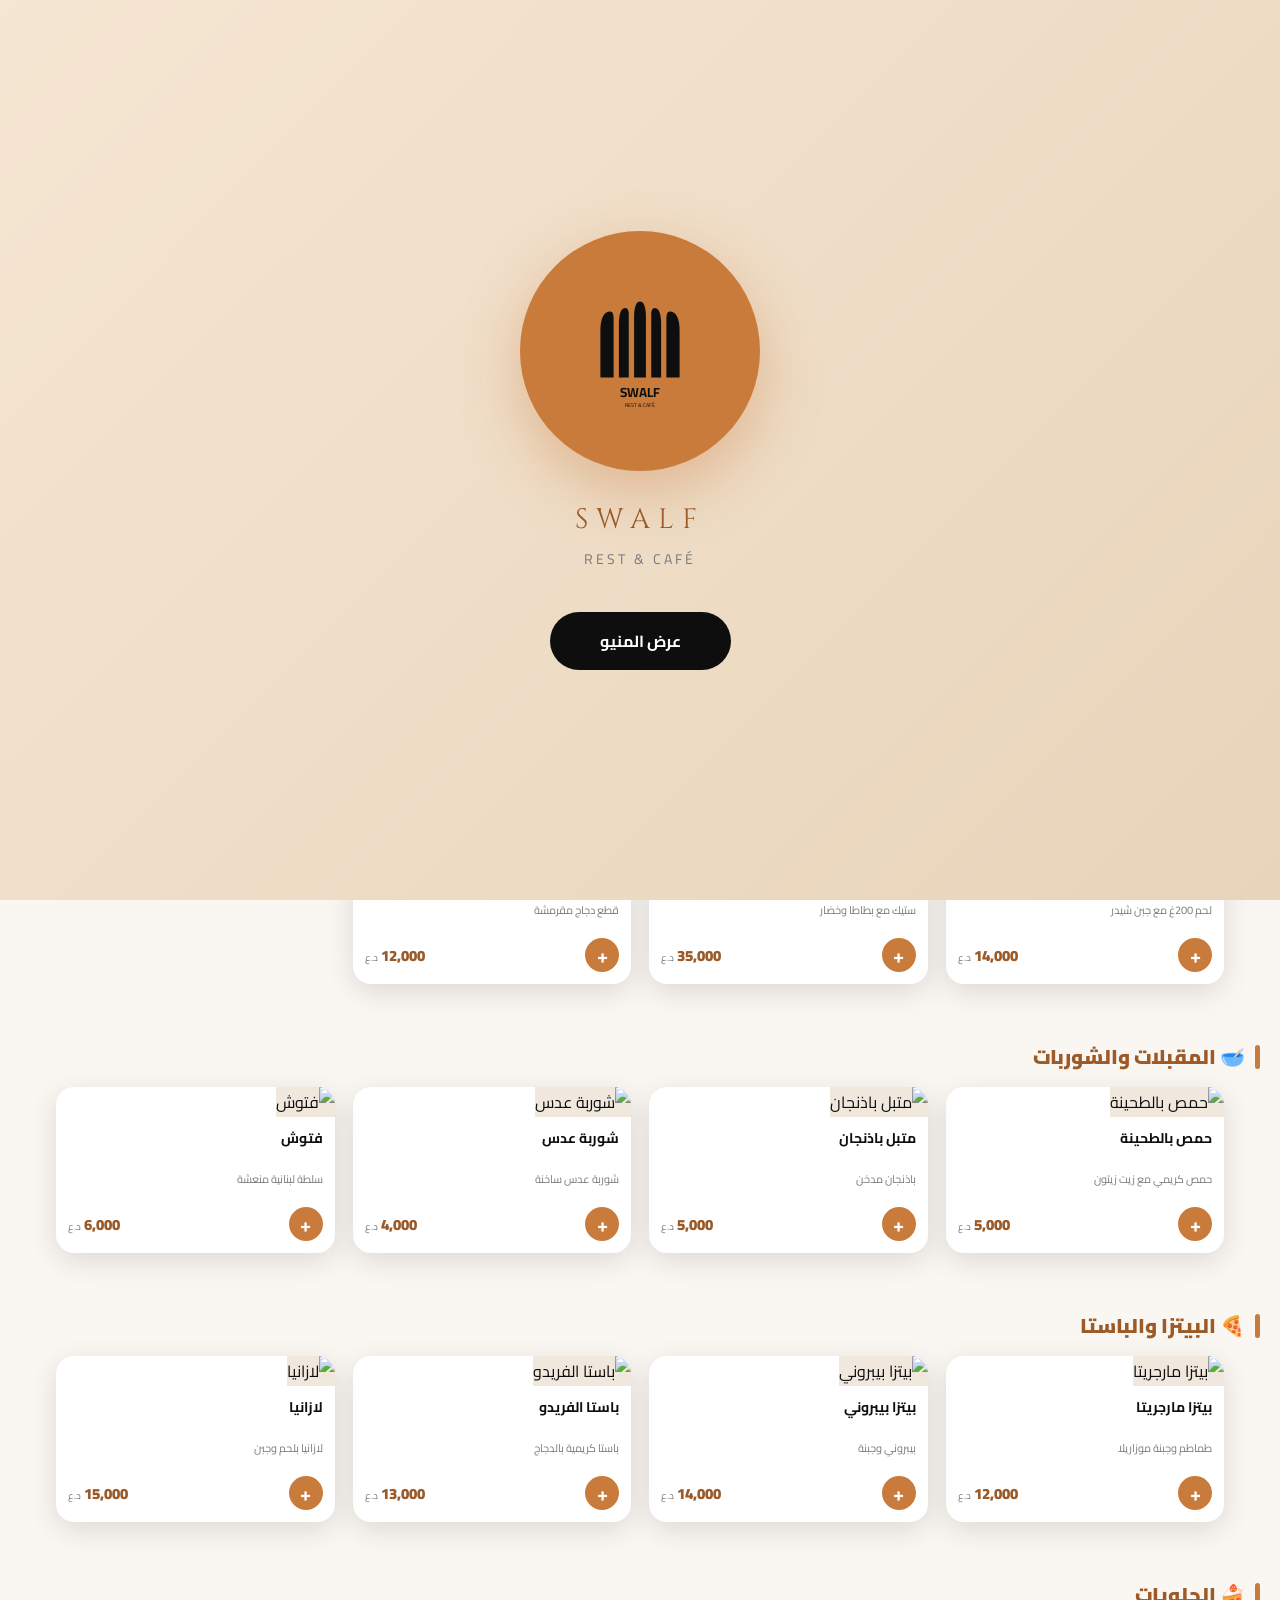
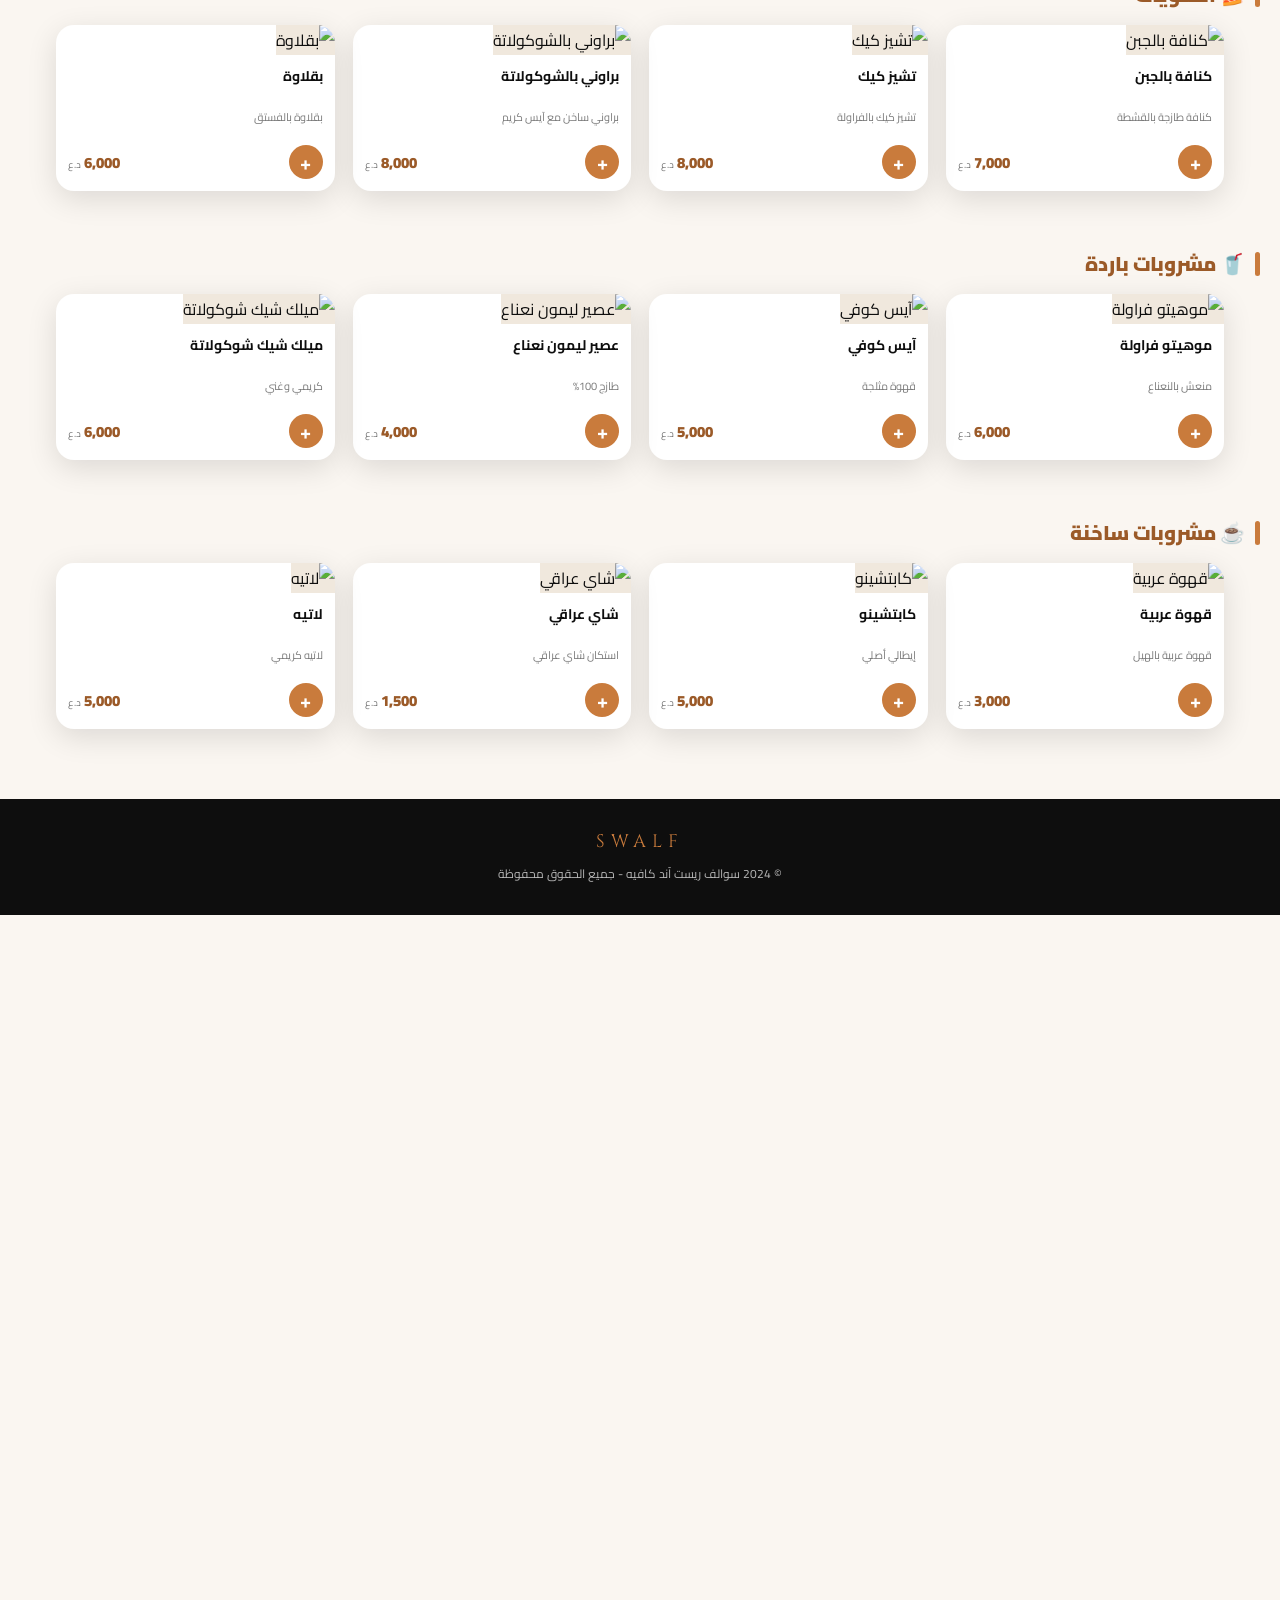
<file: docs/index.html>
<!DOCTYPE html>
<html lang="ar" dir="rtl">
<head>
<meta charset="UTF-8">
<meta name="viewport" content="width=device-width, initial-scale=1.0">
<title>SWALF - Rest & Café | سوالف</title>
<link href="https://fonts.googleapis.com/css2?family=Cairo:wght@400;700;900&family=Cinzel:wght@600&display=swap" rel="stylesheet">
<style>
:root{
  --gold:#C97B3C;
  --gold-dark:#9B5A28;
  --black:#0E0E0E;
  --cream:#FAF6F1;
  --gray:#7A7A7A;
  --shadow:0 8px 30px rgba(0,0,0,.12);
}
*{margin:0;padding:0;box-sizing:border-box;font-family:'Cairo',sans-serif;-webkit-tap-highlight-color:transparent}
body{background:var(--cream);color:var(--black);min-height:100vh}

.splash{
  position:fixed;inset:0;background:linear-gradient(135deg,#f5e6d3 0%,#e8d4ba 100%);
  display:flex;flex-direction:column;align-items:center;justify-content:center;z-index:9999;
  transition:opacity .6s, visibility .6s;
}
.splash.hide{opacity:0;visibility:hidden}
.logo-circle{
  width:240px;height:240px;border-radius:50%;background:var(--gold);
  display:flex;align-items:center;justify-content:center;
  box-shadow:0 20px 60px rgba(201,123,60,.4);
  cursor:pointer;animation:pulse 2.5s infinite;
  user-select:none;
}
@keyframes pulse{
  0%,100%{transform:scale(1)}
  50%{transform:scale(1.04)}
}
.logo-circle svg{width:55%;height:55%}
.splash-title{margin-top:30px;font-family:'Cinzel',serif;font-size:28px;letter-spacing:8px;color:var(--gold-dark)}
.splash-sub{margin-top:8px;font-size:14px;color:var(--gray);letter-spacing:3px}
.enter-btn{
  margin-top:40px;padding:14px 50px;background:var(--black);color:#fff;border:none;border-radius:50px;
  font-size:16px;font-weight:700;cursor:pointer;font-family:'Cairo';transition:.3s;
}
.enter-btn:hover{background:var(--gold);transform:translateY(-2px)}

.header{
  position:sticky;top:0;background:#fff;z-index:100;
  box-shadow:0 2px 15px rgba(0,0,0,.08);padding:12px 0;
}
.header-top{display:flex;align-items:center;justify-content:space-between;padding:0 20px 12px;border-bottom:1px solid #f0e8dd}
.header-left{display:flex;align-items:center;gap:12px;flex:1}
.mini-logo{width:50px;height:50px;border-radius:50%;background:var(--gold);display:flex;align-items:center;justify-content:center;flex-shrink:0}
.mini-logo svg{width:60%;height:60%}
.brand{display:flex;flex-direction:column;gap:2px}
.brand h1{font-family:'Cinzel',serif;font-size:18px;letter-spacing:4px;color:var(--gold-dark);line-height:1}
.brand p{font-size:10px;color:var(--gray);letter-spacing:2px}
.header-icons{display:flex;gap:12px;align-items:center;position:relative}
.icon-btn{width:40px;height:40px;border-radius:50%;border:none;background:#f5e6d3;cursor:pointer;font-size:20px;transition:.3s;position:relative}
.icon-btn:hover{background:var(--gold);color:#fff}
.cart-badge{position:absolute;top:-8px;right:-8px;background:#d33;color:#fff;border-radius:50%;width:24px;height:24px;display:flex;align-items:center;justify-content:center;font-size:11px;font-weight:700}

.nav-categories{
  display:flex;gap:10px;padding:14px 16px;overflow-x:auto;scrollbar-width:none;
}
.nav-categories::-webkit-scrollbar{display:none}
.cat-btn{
  flex:0 0 auto;display:flex;flex-direction:column;align-items:center;gap:6px;
  cursor:pointer;padding:4px;transition:.3s;
}
.cat-icon{
  width:58px;height:58px;border-radius:50%;background:var(--gold);
  display:flex;align-items:center;justify-content:center;font-size:26px;color:#fff;
  box-shadow:0 4px 12px rgba(201,123,60,.3);transition:.3s;
}
.cat-btn.active .cat-icon{background:var(--black);transform:scale(1.08)}
.cat-btn span{font-size:11px;font-weight:700;color:var(--black);white-space:nowrap}

.section-title{
  padding:24px 20px 12px;font-size:20px;font-weight:900;color:var(--gold-dark);
  display:flex;align-items:center;gap:10px;
}
.section-title::before{content:'';width:5px;height:24px;background:var(--gold);border-radius:3px}

.menu-grid{
  display:grid;grid-template-columns:repeat(2,1fr);gap:14px;padding:0 16px 30px;
}
@media(min-width:768px){.menu-grid{grid-template-columns:repeat(3,1fr);gap:18px}}
@media(min-width:1024px){.menu-grid{grid-template-columns:repeat(4,1fr);max-width:1200px;margin:0 auto}}

.card{
  background:#fff;border-radius:18px;overflow:hidden;box-shadow:var(--shadow);
  transition:.3s;position:relative;cursor:pointer;
}
.card:hover{transform:translateY(-4px);box-shadow:0 12px 35px rgba(0,0,0,.15)}
.card.out{opacity:.5;filter:grayscale(.7)}
.card-img{width:100%;height:140px;object-fit:cover;background:#f0e8dd}
.card-body{padding:12px}
.card-name{font-size:14px;font-weight:700;color:var(--black);margin-bottom:4px;line-height:1.3;min-height:36px}
.card-desc{font-size:11px;color:var(--gray);margin-bottom:10px;min-height:28px}
.card-footer{display:flex;justify-content:space-between;align-items:center;margin-top:6px}
.price{font-size:15px;font-weight:900;color:var(--gold-dark)}
.price small{font-size:10px;color:var(--gray);font-weight:400}
.add-btn{
  width:34px;height:34px;border-radius:50%;background:var(--gold);color:#fff;
  border:none;font-size:20px;cursor:pointer;display:flex;align-items:center;justify-content:center;
  transition:.2s;font-weight:700;
}
.add-btn:active{transform:scale(.85);background:var(--black)}
.add-btn:disabled{background:#ccc;cursor:not-allowed}
.out-badge{position:absolute;top:10px;left:10px;background:#d33;color:#fff;padding:4px 10px;border-radius:20px;font-size:10px;font-weight:700}

.footer{background:var(--black);color:#fff;text-align:center;padding:30px 20px;margin-top:40px}
.footer p{font-size:12px;opacity:.7;margin-top:8px}

.cart-modal{
  position:fixed;inset:0;background:rgba(0,0,0,.7);z-index:9998;
  display:none;align-items:flex-end;justify-content:center;
}
.cart-modal.show{display:flex}
.cart-panel{
  background:#fff;border-radius:24px 24px 0 0;width:100%;max-width:500px;
  max-height:80vh;overflow-y:auto;padding:20px;animation:slideUp .3s;
}
@keyframes slideUp{from{transform:translateY(100%)} to{transform:translateY(0)}}
.cart-header{
  font-size:20px;font-weight:900;color:var(--gold-dark);margin-bottom:20px;
  display:flex;justify-content:space-between;align-items:center;
}
.cart-close{background:none;border:none;font-size:24px;cursor:pointer;color:var(--gray);transition:.2s}
.cart-close:hover{color:var(--black)}
.cart-item{
  display:flex;gap:12px;padding:12px;background:#f5e6d3;border-radius:12px;margin-bottom:12px;align-items:center;
}
.cart-item img{width:50px;height:50px;border-radius:8px;object-fit:cover}
.cart-item-info{flex:1}
.cart-item-name{font-weight:700;font-size:13px;color:var(--black)}
.cart-item-price{font-size:12px;color:var(--gray);margin-top:4px}
.cart-item-controls{display:flex;gap:8px;align-items:center}
.qty-btn{width:24px;height:24px;border-radius:4px;border:1px solid #ddd;background:#fff;cursor:pointer;font-weight:700;font-size:12px;transition:.2s}
.qty-btn:hover{background:var(--gold);color:#fff;border-color:var(--gold)}
.cart-item-qty{min-width:20px;text-align:center;font-weight:700;font-size:12px}
.cart-item-remove{background:#d33;color:#fff;border:none;border-radius:4px;padding:2px 6px;font-size:10px;cursor:pointer;font-weight:700;transition:.2s}
.cart-item-remove:hover{background:#b22}
.cart-empty{text-align:center;padding:40px 20px;color:var(--gray);font-size:16px}
.cart-total{background:var(--gold);color:#fff;padding:16px;border-radius:12px;margin:20px 0;text-align:center;font-weight:700;font-size:16px}
.checkout-btn{
  width:100%;padding:14px;background:var(--black);color:#fff;border:none;border-radius:12px;
  font-size:15px;font-weight:700;cursor:pointer;margin-top:12px;transition:.3s;
}
.checkout-btn:hover{background:var(--gold);transform:translateY(-2px)}
.checkout-btn:disabled{background:#ccc;cursor:not-allowed;transform:none}

.admin-overlay{
  position:fixed;inset:0;background:rgba(0,0,0,.85);z-index:10000;
  display:none;align-items:center;justify-content:center;padding:20px;
}
.admin-overlay.show{display:flex}
.pin-box{
  background:#fff;border-radius:20px;padding:30px;width:100%;max-width:340px;text-align:center;
}
.pin-box h3{color:var(--gold-dark);margin-bottom:20px}
.pin-box input{
  width:100%;padding:14px;border:2px solid #e0d4c0;border-radius:12px;font-size:18px;
  text-align:center;letter-spacing:8px;font-weight:700;margin-bottom:14px;
}
.pin-box input:focus{outline:none;border-color:var(--gold)}
.pin-box button{
  width:100%;padding:13px;background:var(--gold);color:#fff;border:none;border-radius:12px;
  font-size:15px;font-weight:700;cursor:pointer;transition:.2s;
}
.pin-box button:hover{background:var(--gold-dark)}
.pin-box .cancel{background:#eee;color:#666;margin-top:8px}
.pin-box .cancel:hover{background:#ddd}

.admin-panel{
  position:fixed;inset:0;background:#fff;z-index:10001;overflow-y:auto;display:none;
}
.admin-panel.show{display:block}
.admin-header{
  background:var(--black);color:#fff;padding:16px 20px;display:flex;justify-content:space-between;align-items:center;
  position:sticky;top:0;z-index:5;
}
.admin-header h2{font-size:18px;color:var(--gold)}
.close-admin{background:#d33;color:#fff;border:none;padding:8px 16px;border-radius:8px;cursor:pointer;font-weight:700;transition:.2s}
.close-admin:hover{background:#b22}
.admin-list{padding:20px;max-width:900px;margin:0 auto;margin-bottom:80px}
.admin-item{
  background:#faf6f1;border:1px solid #ebe0cf;border-radius:12px;padding:14px;margin-bottom:12px;
  display:grid;grid-template-columns:60px 1fr auto auto auto;gap:12px;align-items:center;
}
.admin-item img{width:60px;height:60px;border-radius:10px;object-fit:cover}
.admin-item .info{font-size:13px;font-weight:700}
.admin-item .info small{display:block;color:var(--gray);font-weight:400;font-size:11px}
.admin-item input[type=number]{width:90px;padding:8px;border:1px solid #ddd;border-radius:8px;text-align:center;font-weight:700}
.toggle{position:relative;width:50px;height:26px;background:#ccc;border-radius:13px;cursor:pointer;transition:.3s}
.toggle.on{background:#22c55e}
.toggle::after{content:'';position:absolute;top:3px;right:3px;width:20px;height:20px;background:#fff;border-radius:50%;transition:.3s}
.toggle.on::after{right:27px}
.save-all{
  position:fixed;bottom:20px;left:50%;transform:translateX(-50%);
  background:var(--gold);color:#fff;border:none;padding:14px 40px;border-radius:50px;
  font-size:15px;font-weight:700;cursor:pointer;box-shadow:0 8px 25px rgba(201,123,60,.5);
  z-index:10002;transition:.2s;
}
.save-all:hover{background:var(--gold-dark);transform:translateX(-50%) translateY(-2px)}
.toast{
  position:fixed;bottom:90px;left:50%;transform:translateX(-50%);
  background:#22c55e;color:#fff;padding:12px 24px;border-radius:30px;font-weight:700;
  opacity:0;transition:.3s;z-index:99999;
}
.toast.show{opacity:1;transform:translateX(-50%) translateY(-10px)}

@media(max-width:600px){
  .admin-item{grid-template-columns:50px 1fr;gap:8px}
  .admin-item img{width:50px;height:50px}
  .admin-item > *:nth-child(n+3){grid-column:span 2}
  .header-top{padding:0 16px 12px}
  .brand h1{font-size:16px}
}
</style>
</head>
<body>

<div class="splash" id="splash">
  <div class="logo-circle" id="logoTrigger" title="اللوغو السري">
    <svg viewBox="0 0 200 200" fill="#0E0E0E">
      <path d="M40 140 L40 70 Q40 40 55 40 Q60 40 60 50 L60 140 Z"/>
      <path d="M68 140 L68 60 Q68 35 78 35 Q83 35 83 45 L83 140 Z"/>
      <path d="M91 140 L91 50 Q91 25 100 25 Q109 25 109 50 L109 140 Z"/>
      <path d="M117 140 L117 45 Q117 35 122 35 Q132 35 132 60 L132 140 Z"/>
      <path d="M140 140 L140 50 Q140 40 145 40 Q160 40 160 70 L160 140 Z"/>
      <text x="100" y="170" text-anchor="middle" font-family="Cinzel" font-size="20" font-weight="bold" fill="#0E0E0E">SWALF</text>
      <text x="100" y="185" text-anchor="middle" font-family="Cinzel" font-size="8" fill="#0E0E0E">REST &amp; CAFÉ</text>
    </svg>
  </div>
  <div class="splash-title">SWALF</div>
  <div class="splash-sub">REST &amp; CAFÉ</div>
  <button class="enter-btn" onclick="enterMenu()">عرض المنيو</button>
</div>

<header class="header">
  <div class="header-top">
    <div class="header-left">
      <div class="mini-logo">
        <svg viewBox="0 0 200 200" fill="#0E0E0E">
          <path d="M40 140 L40 70 Q40 40 55 40 Q60 40 60 50 L60 140 Z"/>
          <path d="M68 140 L68 60 Q68 35 78 35 Q83 35 83 45 L83 140 Z"/>
          <path d="M91 140 L91 50 Q91 25 100 25 Q109 25 109 50 L109 140 Z"/>
          <path d="M117 140 L117 45 Q117 35 122 35 Q132 35 132 60 L132 140 Z"/>
          <path d="M140 140 L140 50 Q140 40 145 40 Q160 40 160 70 L160 140 Z"/>
        </svg>
      </div>
      <div class="brand">
        <h1>SWALF</h1>
        <p>REST &amp; CAFÉ</p>
      </div>
    </div>
    <div class="header-icons">
      <button class="icon-btn" onclick="openCart()" title="السلة">
        🛒
        <span class="cart-badge" id="cartBadge" style="display:none">0</span>
      </button>
    </div>
  </div>
  <nav class="nav-categories" id="navCats"></nav>
</header>

<main id="menuContent"></main>

<footer class="footer">
  <div style="font-family:'Cinzel',serif;letter-spacing:6px;color:var(--gold);font-size:18px">SWALF</div>
  <p>© 2024 سوالف ريست آند كافيه - جميع الحقوق محفوظة</p>
</footer>

<div class="cart-modal" id="cartModal">
  <div class="cart-panel">
    <div class="cart-header">
      🛒 السلة
      <button class="cart-close" onclick="closeCart()">✕</button>
    </div>
    <div id="cartContent"></div>
  </div>
</div>

<div class="admin-overlay" id="pinModal">
  <div class="pin-box">
    <h3>🔐 دخول لوحة المدير</h3>
    <input type="password" id="pinInput" maxlength="6" placeholder="••••">
    <button onclick="checkPin()">دخول</button>
    <button class="cancel" onclick="closePinModal()">إلغاء</button>
  </div>
</div>

<div class="admin-panel" id="adminPanel">
  <div class="admin-header">
    <h2>⚙️ لوحة تحكم المدير</h2>
    <button class="close-admin" onclick="closeAdmin()">إغلاق ✕</button>
  </div>
  <div class="admin-list" id="adminList"></div>
  <button class="save-all" onclick="saveAll()">💾 حفظ كل التعديلات</button>
</div>

<div class="toast" id="toast">تم الحفظ ✓</div>

<script>
const DEFAULT_DATA = {
  categories:[
    {id:'iraqi', name:'الأطباق العراقية', icon:'🍛'},
    {id:'grills', name:'المشويات', icon:'🍢'},
    {id:'world', name:'الأطباق العالمية', icon:'🌍'},
    {id:'appet', name:'المقبلات والشوربات', icon:'🥣'},
    {id:'pizza', name:'البيتزا والباستا', icon:'🍕'},
    {id:'sweets', name:'الحلويات', icon:'🍰'},
    {id:'cold', name:'مشروبات باردة', icon:'🥤'},
    {id:'hot', name:'مشروبات ساخنة', icon:'☕'}
  ],
  items:[
    {id:1, cat:'iraqi', name:'دولمة عراقية', desc:'ورق عنب وخضار محشية', price:12000, img:'https://images.unsplash.com/photo-1625944525533-473f1b3d9684?w=400', on:true},
    {id:2, cat:'iraqi', name:'قوزي عراقي', desc:'لحم خروف مع تمن بهارات', price:25000, img:'https://images.unsplash.com/photo-1599487488170-d11ec9c172f0?w=400', on:true},
    {id:3, cat:'iraqi', name:'تشريب باگلة', desc:'تشريب تقليدي مع لحم', price:10000, img:'https://images.unsplash.com/photo-1547592180-85f173990554?w=400', on:true},
    {id:4, cat:'iraqi', name:'بامية بلحم', desc:'بامية مع تمن أبيض', price:11000, img:'https://images.unsplash.com/photo-1604908176997-125f25cc6f3d?w=400', on:true},
    {id:5, cat:'grills', name:'تكة لحم', desc:'لحم غنم مشوي على الفحم', price:18000, img:'https://images.unsplash.com/photo-1529193591184-b1d58069ecdd?w=400', on:true},
    {id:6, cat:'grills', name:'كباب عراقي', desc:'كباب لحم مفروم بهارات خاصة', price:15000, img:'https://images.unsplash.com/photo-1626082927389-6cd097cdc6ec?w=400', on:true},
    {id:7, cat:'grills', name:'شيش طاووق', desc:'دجاج متبل ومشوي', price:13000, img:'https://images.unsplash.com/photo-1599487488170-d11ec9c172f0?w=400', on:true},
    {id:8, cat:'grills', name:'مشاوي مشكلة', desc:'تشكيلة مشاوي مع رز', price:30000, img:'https://images.unsplash.com/photo-1544025162-d76694265947?w=400', on:true},
    {id:9, cat:'world', name:'برغر لحم بريميوم', desc:'لحم 200غ مع جبن شيدر', price:14000, img:'https://images.unsplash.com/photo-1568901346375-23c9450c58cd?w=400', on:true},
    {id:10, cat:'world', name:'ستيك ريب آي', desc:'ستيك مع بطاطا وخضار', price:35000, img:'https://images.unsplash.com/photo-1546964124-0cce460f38ef?w=400', on:true},
    {id:11, cat:'world', name:'دجاج كريسبي', desc:'قطع دجاج مقرمشة', price:12000, img:'https://images.unsplash.com/photo-1626645738196-c2a7c87a8f9e?w=400', on:true},
    {id:12, cat:'appet', name:'حمص بالطحينة', desc:'حمص كريمي مع زيت زيتون', price:5000, img:'https://images.unsplash.com/photo-1577805947697-89e18249d767?w=400', on:true},
    {id:13, cat:'appet', name:'متبل باذنجان', desc:'باذنجان مدخن', price:5000, img:'https://images.unsplash.com/photo-1593560708920-61dd98c46a4e?w=400', on:true},
    {id:14, cat:'appet', name:'شوربة عدس', desc:'شوربة عدس ساخنة', price:4000, img:'https://images.unsplash.com/photo-1547592166-23ac45744acd?w=400', on:true},
    {id:15, cat:'appet', name:'فتوش', desc:'سلطة لبنانية منعشة', price:6000, img:'https://images.unsplash.com/photo-1540420773420-3366772f4999?w=400', on:true},
    {id:16, cat:'pizza', name:'بيتزا مارجريتا', desc:'طماطم وجبنة موزاريلا', price:12000, img:'https://images.unsplash.com/photo-1574071318508-1cdbab80d002?w=400', on:true},
    {id:17, cat:'pizza', name:'بيتزا بيبروني', desc:'بيبروني وجبنة', price:14000, img:'https://images.unsplash.com/photo-1628840042765-356cda07504e?w=400', on:true},
    {id:18, cat:'pizza', name:'باستا الفريدو', desc:'باستا كريمية بالدجاج', price:13000, img:'https://images.unsplash.com/photo-1645112411341-6c4fd023714a?w=400', on:true},
    {id:19, cat:'pizza', name:'لازانيا', desc:'لازانيا بلحم وجبن', price:15000, img:'https://images.unsplash.com/photo-1619895092538-128f4d1a1b4d?w=400', on:true},
    {id:20, cat:'sweets', name:'كنافة بالجبن', desc:'كنافة طازجة بالقشطة', price:7000, img:'https://images.unsplash.com/photo-1623428187969-5da2dcea5ebf?w=400', on:true},
    {id:21, cat:'sweets', name:'تشيز كيك', desc:'تشيز كيك بالفراولة', price:8000, img:'https://images.unsplash.com/photo-1565958011703-44f9829ba187?w=400', on:true},
    {id:22, cat:'sweets', name:'براوني بالشوكولاتة', desc:'براوني ساخن مع آيس كريم', price:8000, img:'https://images.unsplash.com/photo-1606313564200-e75d5e30476c?w=400', on:true},
    {id:23, cat:'sweets', name:'بقلاوة', desc:'بقلاوة بالفستق', price:6000, img:'https://images.unsplash.com/photo-1598110750624-207050c4f28c?w=400', on:true},
    {id:24, cat:'cold', name:'موهيتو فراولة', desc:'منعش بالنعناع', price:6000, img:'https://images.unsplash.com/photo-1551538827-9c037cb4f32a?w=400', on:true},
    {id:25, cat:'cold', name:'آيس كوفي', desc:'قهوة مثلجة', price:5000, img:'https://images.unsplash.com/photo-1517701604599-bb29b565090c?w=400', on:true},
    {id:26, cat:'cold', name:'عصير ليمون نعناع', desc:'طازج 100%', price:4000, img:'https://images.unsplash.com/photo-1556881286-fc6915169721?w=400', on:true},
    {id:27, cat:'cold', name:'ميلك شيك شوكولاتة', desc:'كريمي وغني', price:6000, img:'https://images.unsplash.com/photo-1572490122747-3968b75cc699?w=400', on:true},
    {id:28, cat:'hot', name:'قهوة عربية', desc:'قهوة عربية بالهيل', price:3000, img:'https://images.unsplash.com/photo-1509042239860-f550ce710b93?w=400', on:true},
    {id:29, cat:'hot', name:'كابتشينو', desc:'إيطالي أصلي', price:5000, img:'https://images.unsplash.com/photo-1572442388796-11668a67e53d?w=400', on:true},
    {id:30, cat:'hot', name:'شاي عراقي', desc:'استكان شاي عراقي', price:1500, img:'https://images.unsplash.com/photo-1597481499750-3e6b22637e12?w=400', on:true},
    {id:31, cat:'hot', name:'لاتيه', desc:'لاتيه كريمي', price:5000, img:'https://images.unsplash.com/photo-1561882468-9110e03e0f78?w=400', on:true}
  ]
};

const ADMIN_PIN = '4444';
const WHATSAPP_NUMBER = '9647814567890';

let DATA = JSON.parse(localStorage.getItem('swalfMenu')) || DEFAULT_DATA;
let CART = JSON.parse(localStorage.getItem('swalfCart')) || [];

function saveData(){localStorage.setItem('swalfMenu', JSON.stringify(DATA))}
function saveCart(){localStorage.setItem('swalfCart', JSON.stringify(CART))}

function updateCartBadge(){
  const badge = document.getElementById('cartBadge');
  if(CART.length > 0){
    badge.textContent = CART.length;
    badge.style.display = 'flex';
  } else {
    badge.style.display = 'none';
  }
}

let clickCount=0, clickTimer;
document.getElementById('logoTrigger').addEventListener('click', ()=>{
  clickCount++;
  clearTimeout(clickTimer);
  clickTimer = setTimeout(()=>clickCount=0, 1500);
  if(clickCount>=5){
    clickCount=0;
    openPinModal();
  }
});

function enterMenu(){
  document.getElementById('splash').classList.add('hide');
  renderMenu();
  updateCartBadge();
}

function openPinModal(){
  document.getElementById('pinModal').classList.add('show');
  document.getElementById('pinInput').value='';
  setTimeout(()=>document.getElementById('pinInput').focus(),100);
}
function closePinModal(){document.getElementById('pinModal').classList.remove('show')}
function checkPin(){
  if(document.getElementById('pinInput').value===ADMIN_PIN){
    closePinModal();
    openAdmin();
  } else {
    alert('❌ كلمة المرور خاطئة');
  }
}
document.getElementById('pinInput').addEventListener('keypress',e=>{if(e.key==='Enter')checkPin()});

function renderMenu(){
  const nav = document.getElementById('navCats');
  nav.innerHTML = DATA.categories.map((c,i)=>
    `<div class="cat-btn ${i===0?'active':''}" data-cat="${c.id}" onclick="scrollToCat('${c.id}',this)">
      <div class="cat-icon">${c.icon}</div>
      <span>${c.name}</span>
    </div>`
  ).join('');

  const main = document.getElementById('menuContent');
  main.innerHTML = DATA.categories.map(c=>{
    const items = DATA.items.filter(i=>i.cat===c.id);
    if(!items.length) return '';
    return `
      <section id="sec-${c.id}">
        <h2 class="section-title">${c.icon} ${c.name}</h2>
        <div class="menu-grid">
          ${items.map(it=>`
            <div class="card ${!it.on?'out':''}">
              ${!it.on?'<div class="out-badge">نفذت الكمية</div>':''}
              <img class="card-img" src="${it.img}" alt="${it.name}" loading="lazy" onerror="this.src='https://via.placeholder.com/400x300/C97B3C/ffffff?text=SWALF'">
              <div class="card-body">
                <div class="card-name">${it.name}</div>
                <div class="card-desc">${it.desc||''}</div>
                <div class="card-footer">
                  <button class="add-btn" onclick="addToCart(${it.id})" ${!it.on?'disabled':''}>+</button>
                  <div class="price">${it.price.toLocaleString()} <small>د.ع</small></div>
                </div>
              </div>
            </div>
          `).join('')}
        </div>
      </section>
    `;
  }).join('');
}

function scrollToCat(id, el){
  document.querySelectorAll('.cat-btn').forEach(b=>b.classList.remove('active'));
  el.classList.add('active');
  const target = document.getElementById('sec-'+id);
  if(target){
    const top = target.getBoundingClientRect().top + window.pageYOffset - 180;
    window.scrollTo({top, behavior:'smooth'});
  }
}

function addToCart(itemId){
  const item = DATA.items.find(i=>i.id===itemId);
  if(!item || !item.on) return;
  
  const cartItem = CART.find(c=>c.id===itemId);
  if(cartItem){
    cartItem.qty++;
  } else {
    CART.push({...item, qty:1});
  }
  saveCart();
  updateCartBadge();
  showToast('✓ تمت الإضافة للسلة');
}

function removeFromCart(itemId){
  CART = CART.filter(c=>c.id!==itemId);
  saveCart();
  updateCartBadge();
  renderCart();
}

function updateQty(itemId, change){
  const item = CART.find(c=>c.id===itemId);
  if(item){
    item.qty += change;
    if(item.qty <= 0) removeFromCart(itemId);
    else {
      saveCart();
      renderCart();
    }
  }
}

function renderCart(){
  const content = document.getElementById('cartContent');
  if(CART.length === 0){
    content.innerHTML = '<div class="cart-empty">🛒 السلة فارغة</div>';
    return;
  }
  
  const total = CART.reduce((sum, item)=>sum + (item.price * item.qty), 0);
  content.innerHTML = `
    ${CART.map(item=>`
      <div class="cart-item">
        <img src="${item.img}" onerror="this.src='https://via.placeholder.com/50'">
        <div class="cart-item-info">
          <div class="cart-item-name">${item.name}</div>
          <div class="cart-item-price">${item.price.toLocaleString()} د.ع</div>
        </div>
        <div class="cart-item-controls">
          <button class="qty-btn" onclick="updateQty(${item.id}, -1)">−</button>
          <span class="cart-item-qty">${item.qty}</span>
          <button class="qty-btn" onclick="updateQty(${item.id}, 1)">+</button>
          <button class="cart-item-remove" onclick="removeFromCart(${item.id})">حذف</button>
        </div>
      </div>
    `).join('')}
    <div class="cart-total">المجموع: ${total.toLocaleString()} د.ع</div>
    <button class="checkout-btn" onclick="checkout()">✓ إتمام الطلب عبر الواتس</button>
  `;
}

function openCart(){
  document.getElementById('cartModal').classList.add('show');
  renderCart();
}

function closeCart(){
  document.getElementById('cartModal').classList.remove('show');
}

function checkout(){
  if(CART.length === 0) return;
  const total = CART.reduce((sum, item)=>sum + (item.price * item.qty), 0);
  const items = CART.map(i=>`• ${i.name} x${i.qty}`).join('%0A');
  const msg = `السلام عليكم 👋%0A%0A📦 طلب جديد:%0A${items}%0A%0A💰 المجموع: ${total.toLocaleString()} د.ع`;
  window.open(`https://wa.me/${WHATSAPP_NUMBER}?text=${msg}`, '_blank');
  CART = [];
  saveCart();
  updateCartBadge();
  closeCart();
  showToast('✓ تم إرسال الطلب');
}

function openAdmin(){
  document.getElementById('adminPanel').classList.add('show');
  const list = document.getElementById('adminList');
  list.innerHTML = DATA.items.map(it=>`
    <div class="admin-item">
      <img src="${it.img}" onerror="this.src='https://via.placeholder.com/60'">
      <div class="info">${it.name}<small>${DATA.categories.find(c=>c.id===it.cat)?.name||''}</small></div>
      <input type="number" value="${it.price}" data-id="${it.id}" data-field="price">
      <div class="toggle ${it.on?'on':''}" data-id="${it.id}" onclick="this.classList.toggle('on')"></div>
      <input type="text" placeholder="رابط صورة جديد" data-id="${it.id}" data-field="img" style="width:140px;padding:8px;border:1px solid #ddd;border-radius:8px;font-size:11px">
    </div>
  `).join('');
}
function closeAdmin(){document.getElementById('adminPanel').classList.remove('show')}

function saveAll(){
  document.querySelectorAll('.admin-item').forEach(row=>{
    const priceInput = row.querySelector('input[data-field="price"]');
    const imgInput = row.querySelector('input[data-field="img"]');
    const toggle = row.querySelector('.toggle');
    const id = parseInt(priceInput.dataset.id);
    const item = DATA.items.find(i=>i.id===id);
    if(item){
      item.price = parseInt(priceInput.value)||0;
      if(imgInput.value.trim()) item.img = imgInput.value.trim();
      item.on = toggle.classList.contains('on');
    }
  });
  saveData();
  renderMenu();
  showToast('✓ تم حفظ كل التعديلات');
}

function showToast(msg){
  const t = document.getElementById('toast');
  t.textContent = msg;
  t.classList.add('show');
  setTimeout(()=>t.classList.remove('show'), 2500);
}

window.addEventListener('load', ()=>{
  renderMenu();
  updateCartBadge();
});

document.getElementById('cartModal').addEventListener('click', (e)=>{
  if(e.target.id==='cartModal') closeCart();
});
</script>
</body>
</html>
</file>
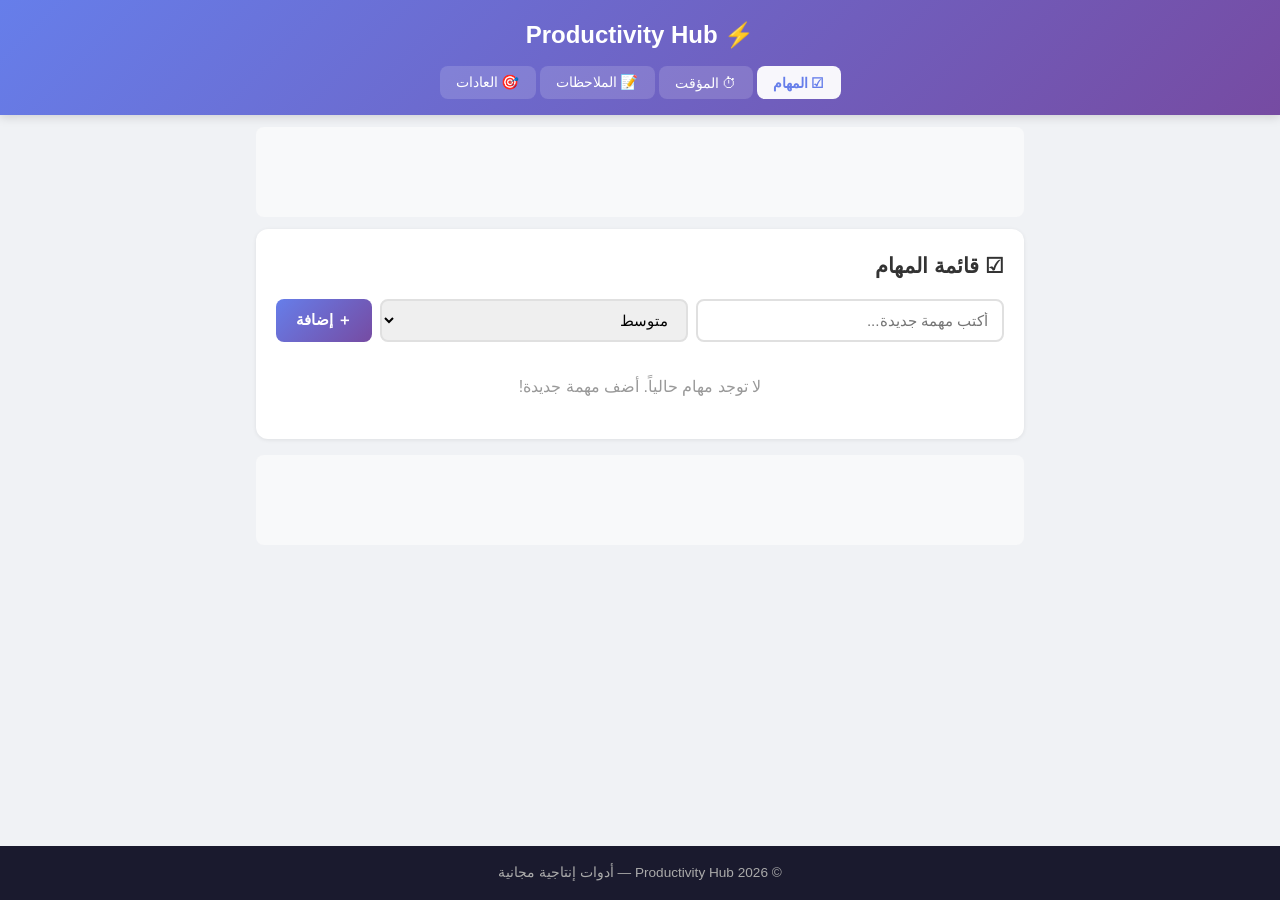
<file: productivity-hub/index.html>
<!DOCTYPE html>
<html lang="ar" dir="rtl">
<head>
  <meta charset="UTF-8">
  <meta name="viewport" content="width=device-width, initial-scale=1.0">
  <meta name="description" content="Productivity Hub - أدوات إنتاجية متكاملة: قائمة مهام، مؤقت بومودورو، ملاحظات، تتبع العادات">
  <title>Productivity Hub | أدوات الإنتاجية</title>
  <link rel="stylesheet" href="style.css">
  <!-- Google AdSense -->
  <script async src="https://pagead2.googlesyndication.com/pagead/js/adsbygoogle.js?client=ca-pub-xxxxxxxxxxxxxx" crossorigin="anonymous"></script>
</head>
<body>
  <header>
    <div class="container header-inner">
      <h1 class="logo">&#9889; Productivity Hub</h1>
      <nav class="tabs" id="tabNav">
        <button class="tab-btn active" data-tab="todo">&#9745; المهام</button>
        <button class="tab-btn" data-tab="pomodoro">&#9201; المؤقت</button>
        <button class="tab-btn" data-tab="notes">&#128221; الملاحظات</button>
        <button class="tab-btn" data-tab="habits">&#127919; العادات</button>
      </nav>
    </div>
  </header>

  <main class="container">
    <!-- Ad Banner Top -->
    <div class="ad-banner">
      <ins class="adsbygoogle"
           style="display:block"
           data-ad-client="ca-pub-xxxxxxxxxxxxxx"
           data-ad-slot="xxxxxxxxxx"
           data-ad-format="auto"
           data-full-width-responsive="true"></ins>
      <script>(adsbygoogle = window.adsbygoogle || []).push({});</script>
    </div>

    <!-- ====== To-Do Tab ====== -->
    <section id="tab-todo" class="tab-content active">
      <div class="card">
        <h2>&#9745; قائمة المهام</h2>
        <div class="input-row">
          <input type="text" id="todoInput" placeholder="أكتب مهمة جديدة..." maxlength="200" />
          <select id="todoPriority">
            <option value="medium">متوسط</option>
            <option value="high">عالي</option>
            <option value="low">منخفض</option>
          </select>
          <button id="todoAddBtn" class="btn-primary">&#65291; إضافة</button>
        </div>
        <div id="todoList" class="todo-list"></div>
      </div>
    </section>

    <!-- ====== Pomodoro Tab ====== -->
    <section id="tab-pomodoro" class="tab-content">
      <div class="card pomodoro-card">
        <h2>&#9201; مؤقت بومودورو</h2>
        <div class="pomodoro-display">
          <div class="pomodoro-timer" id="pomodoroDisplay">25:00</div>
          <div class="pomodoro-label" id="pomodoroLabel">وقت العمل</div>
        </div>
        <div class="pomodoro-controls">
          <button id="pomodoroStartBtn" class="btn-primary">&#9654; بدء</button>
          <button id="pomodoroPauseBtn" class="btn-secondary">&#9208; إيقاف</button>
          <button id="pomodoroResetBtn" class="btn-secondary">&#8635; إعادة</button>
        </div>
        <div class="pomodoro-settings">
          <label>العمل: <input type="number" id="pomodoroWork" value="25" min="1" max="90" /> دقيقة</label>
          <label>الراحة: <input type="number" id="pomodoroBreak" value="5" min="1" max="30" /> دقيقة</label>
          <button id="pomodoroApplyBtn" class="btn-small">تطبيق</button>
        </div>
      </div>
    </section>

    <!-- ====== Notes Tab ====== -->
    <section id="tab-notes" class="tab-content">
      <div class="card">
        <h2>&#128221; الملاحظات</h2>
        <div class="input-row">
          <input type="text" id="noteTitleInput" placeholder="عنوان الملاحظة..." maxlength="100" />
          <button id="noteAddBtn" class="btn-primary">&#65291; إضافة</button>
        </div>
        <textarea id="noteContentInput" placeholder="أكتب محتوى الملاحظة هنا..." rows="4"></textarea>
        <div id="notesList" class="notes-list"></div>
      </div>
    </section>

    <!-- ====== Habits Tab ====== -->
    <section id="tab-habits" class="tab-content">
      <div class="card">
        <h2>&#127919; تتبع العادات</h2>
        <div class="input-row">
          <input type="text" id="habitInput" placeholder="أكتب عادة جديدة..." maxlength="100" />
          <button id="habitAddBtn" class="btn-primary">&#65291; إضافة</button>
        </div>
        <div class="habit-stats" id="habitStats"></div>
        <div id="habitsList" class="habits-list"></div>
      </div>
    </section>

    <!-- Ad Banner Bottom -->
    <div class="ad-banner">
      <ins class="adsbygoogle"
           style="display:block"
           data-ad-client="ca-pub-xxxxxxxxxxxxxx"
           data-ad-slot="xxxxxxxxxx"
           data-ad-format="auto"
           data-full-width-responsive="true"></ins>
      <script>(adsbygoogle = window.adsbygoogle || []).push({});</script>
    </div>
  </main>

  <footer>
    <div class="container">
      <p>&copy; 2026 Productivity Hub &mdash; أدوات إنتاجية مجانية</p>
    </div>
  </footer>

  <script src="app.js"></script>
</body>
</html>
</file>
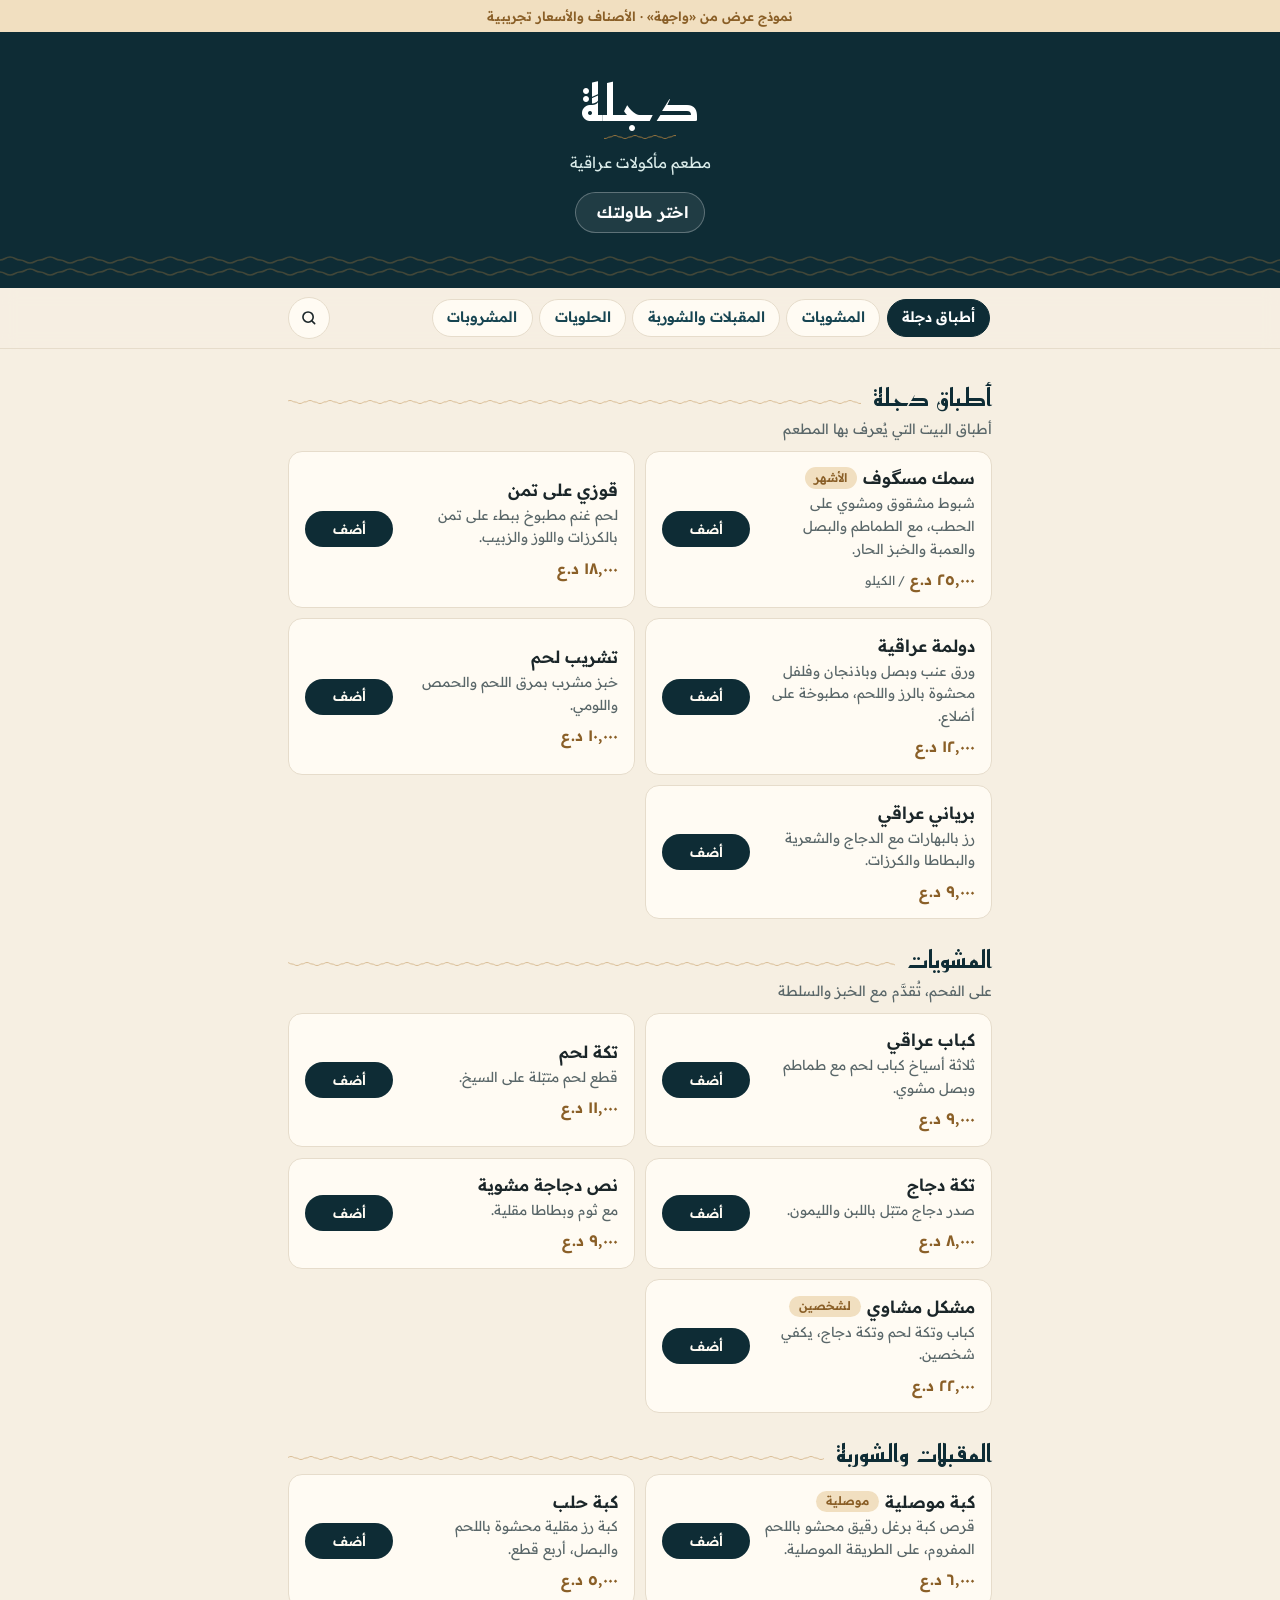
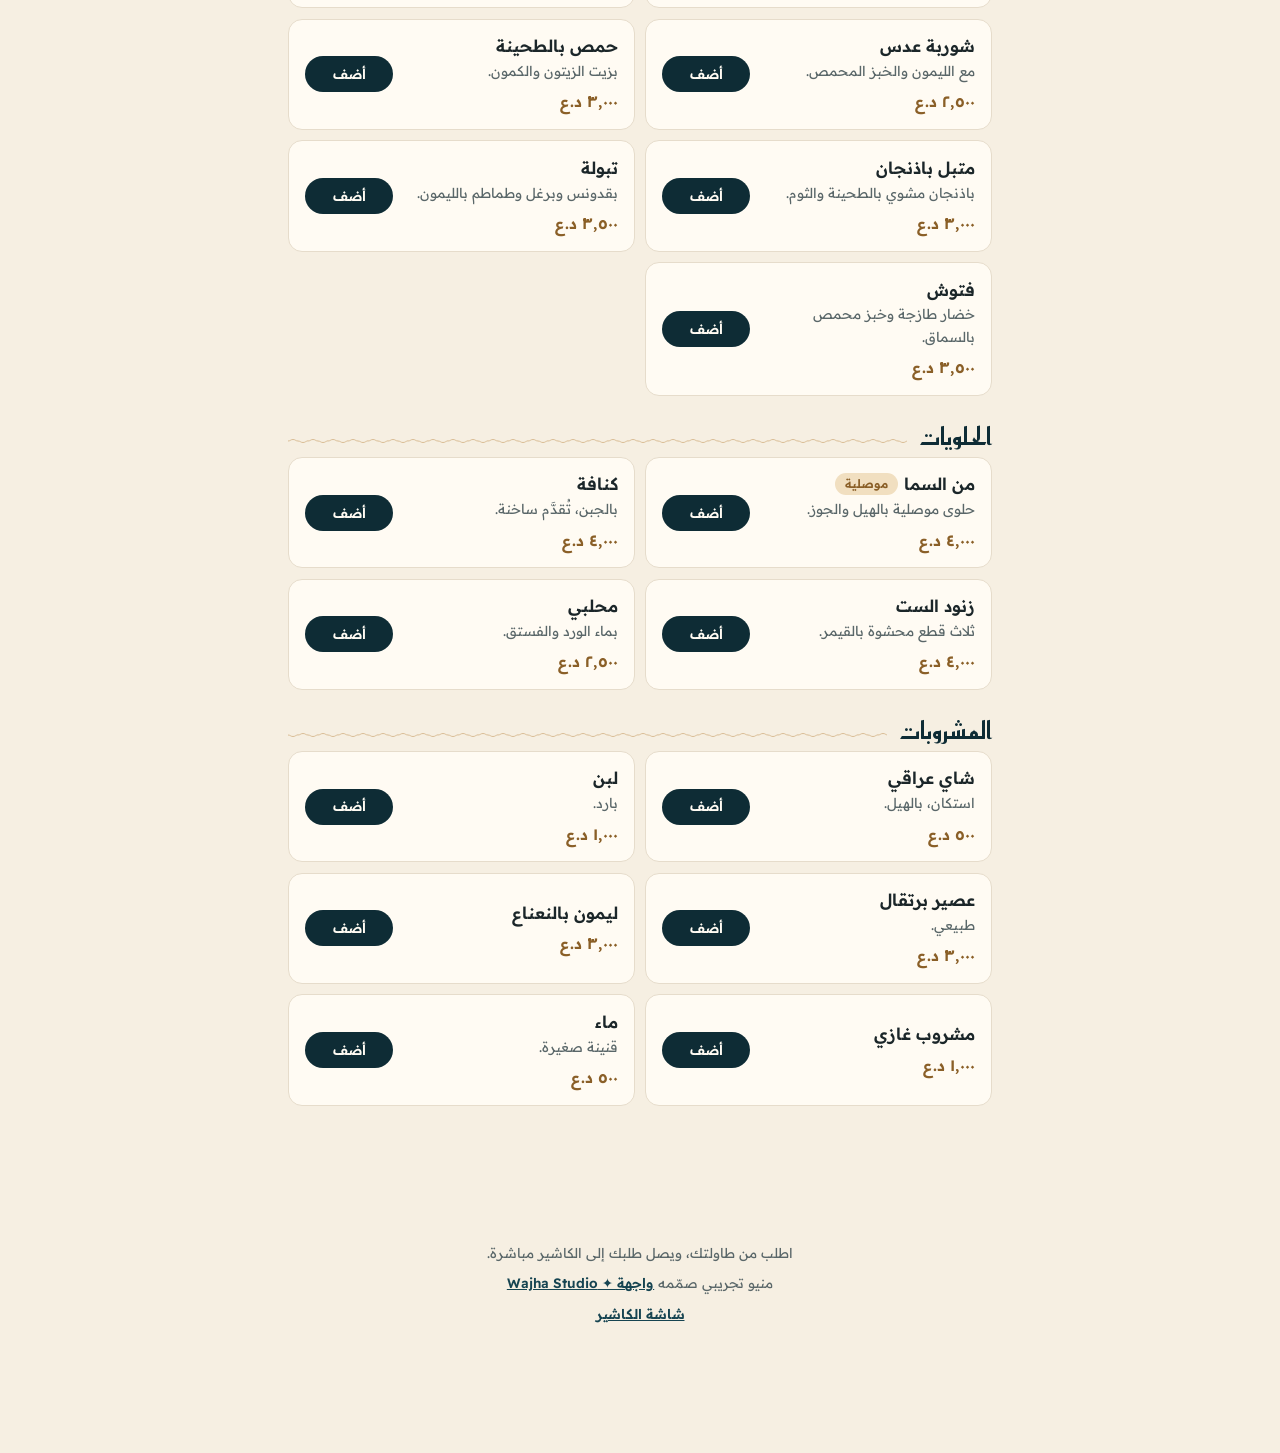
<file: docs/dijla-menu/index.html>
<!doctype html>
<html lang="ar" dir="rtl">
<head>
<meta charset="utf-8">
<meta name="viewport" content="width=device-width,initial-scale=1,viewport-fit=cover">
<meta name="theme-color" content="#0e2c35">
<title>مطعم دجلة · المنيو (نموذج عرض)</title>
<meta name="description" content="منيو رقمي تجريبي لمطعم دجلة: اطلب من طاولتك ويصل الطلب إلى الكاشير مباشرة. نموذج عرض من واجهة، والأسعار تجريبية.">
<meta name="robots" content="noindex">
<link rel="icon" href="assets/icon.svg" type="image/svg+xml">
<link rel="preload" href="fonts/readex-pro-arabic-400-normal.woff2" as="font" type="font/woff2" crossorigin>
<link rel="preload" href="fonts/reem-kufi-arabic-600-normal.woff2" as="font" type="font/woff2" crossorigin>
<link rel="stylesheet" href="assets/dijla.css">
<style>
.skip{position:absolute;inset-inline-start:1rem;top:-4rem;background:var(--river);color:var(--paper);padding:.6rem 1rem;border-radius:10px;z-index:80;text-decoration:none;font-weight:600}
.skip:focus{top:1rem}

/* الواجهة */
.hero{background:var(--river);color:var(--paper);position:relative;overflow:hidden}
.hero::before{content:"";position:absolute;inset:auto 0 .4rem;height:1.6rem;background:var(--wave) repeat-x 0 0/40px 8px,var(--wave) repeat-x 20px 12px/40px 8px;opacity:.3}
.hero-in{position:relative;max-width:46rem;margin:auto;padding:1.8rem 1rem 3rem;text-align:center;display:grid;justify-items:center;gap:.55rem}
.hero .logo b{font-size:3.1rem;color:#fff}
.tagline{color:var(--foam);font-size:.95rem}
.where{display:flex;flex-wrap:wrap;justify-content:center;gap:.5rem;margin-top:.5rem}
.table-chip{display:inline-flex;align-items:center;gap:.4rem;padding:.4rem .9rem;border-radius:999px;border:1.5px solid rgba(255,255,255,.28);background:rgba(255,255,255,.08);color:#fff;font-weight:600;min-height:2.5rem}
.table-chip:hover{border-color:var(--brass)}
.table-chip span{color:var(--brass-l);font-weight:400;font-size:.85rem}
.service{display:flex;flex-wrap:wrap;justify-content:center;gap:.5rem;margin-top:.35rem}
.service .btn{background:rgba(255,255,255,.1);color:#fff;border-color:rgba(255,255,255,.22)}
.service .btn:hover{border-color:var(--brass)}
.service .btn.done{background:var(--ok);border-color:var(--ok)}

/* طلباتي */
.mine{max-width:46rem;margin:1rem auto 0;padding:0 1rem}
.mine h2{font-size:1.15rem;margin-bottom:.6rem}
.track{background:var(--paper);border:1px solid var(--line);border-radius:var(--radius);padding:1rem;box-shadow:var(--shadow);margin-bottom:.75rem}
.track-top{display:flex;flex-wrap:wrap;align-items:center;justify-content:space-between;gap:.5rem}
.track-top b{font-size:1.1rem}
.steps{list-style:none;padding:0;margin:.9rem 0 .4rem;display:grid;grid-template-columns:repeat(4,1fr);gap:.3rem;counter-reset:s}
.steps li{position:relative;text-align:center;font-size:.78rem;color:var(--muted);padding-top:1.7rem}
.steps li::before{content:"";position:absolute;top:.35rem;inset-inline:0;height:4px;border-radius:4px;background:var(--line)}
.steps li.on{color:var(--river);font-weight:600}
.steps li.on::before{background:var(--brass)}
.steps li.now::after{content:"";position:absolute;top:0;inset-inline-start:calc(50% - .45rem);width:.9rem;height:.9rem;border-radius:50%;background:var(--brass);box-shadow:0 0 0 4px var(--brass-l);animation:pulse 1.6s infinite}
@keyframes pulse{50%{box-shadow:0 0 0 7px rgba(241,223,192,.4)}}
.track-msg{font-size:.9rem;color:var(--muted)}
.track-lines{font-size:.85rem;color:var(--muted);margin-top:.35rem}

/* أقسام المنيو */
.cats{position:sticky;top:0;z-index:30;background:rgba(246,239,226,.94);backdrop-filter:blur(8px);-webkit-backdrop-filter:blur(8px);border-bottom:1px solid var(--line)}
.cats-in{max-width:46rem;margin:auto;display:flex;align-items:center;gap:.5rem;padding:.6rem 1rem}
.cat-list{display:flex;gap:.4rem;overflow-x:auto;scrollbar-width:none;flex:1;padding:.1rem}
.cat-list::-webkit-scrollbar{display:none}
.cat-list a{flex:none;padding:.4rem .9rem;border-radius:999px;text-decoration:none;font-weight:600;font-size:.9rem;color:var(--river-2);border:1.5px solid var(--line);background:var(--paper);white-space:nowrap}
.cat-list a[aria-current="true"]{background:var(--river);border-color:var(--river);color:#fff}
.search-btn{flex:none;width:2.6rem;height:2.6rem;border-radius:999px;border:1.5px solid var(--line);background:var(--paper);display:grid;place-items:center}
.search-btn svg{width:1.1rem;height:1.1rem}
.search{max-width:46rem;margin:auto;padding:0 1rem .7rem}
.search input{width:100%;padding:.65rem 1rem;border-radius:12px;border:1.5px solid var(--line);background:var(--paper)}
.search input:focus{outline:none;border-color:var(--brass)}

main{max-width:46rem;margin:auto;padding:.5rem 1rem 7rem}
.cat{padding-top:1.5rem}
.cat-head{display:flex;align-items:baseline;gap:.75rem;margin-bottom:.2rem}
.cat-head h2{font:600 1.5rem/1.4 var(--head);color:var(--river)}
.cat-head::after{content:"";flex:1;height:8px;background:var(--wave) repeat-x center/20px 8px;opacity:.6}
.cat-note{color:var(--muted);font-size:.88rem;margin-bottom:.6rem}
.items{display:grid;gap:.65rem}
.item{display:grid;grid-template-columns:1fr auto;gap:.75rem;align-items:center;background:var(--paper);border:1px solid var(--line);border-radius:var(--radius);padding:.9rem 1rem}
.item h3{font:600 1.05rem/1.4 var(--body);display:flex;flex-wrap:wrap;align-items:center;gap:.4rem}
.item .desc{color:var(--muted);font-size:.86rem;margin-top:.15rem}
.item .price{margin-top:.35rem;color:var(--brass-d)}
.item.in-cart{border-color:var(--brass);box-shadow:inset 3px 0 0 var(--brass)}
.item.soldout{opacity:.62}
.item.soldout .price{text-decoration:line-through;color:var(--muted)}
.add{min-width:5.5rem}
.empty{text-align:center;color:var(--muted);padding:2rem 0}

footer{max-width:46rem;margin:auto;padding:1.5rem 1rem 8rem;text-align:center;color:var(--muted);font-size:.85rem;display:grid;gap:.5rem;justify-items:center}
footer a{font-weight:600;color:var(--river-2)}

/* شريط السلة */
.cartbar{position:fixed;inset-inline:0;bottom:0;z-index:40;padding:.7rem 1rem calc(.7rem + env(safe-area-inset-bottom));background:linear-gradient(transparent,rgba(246,239,226,.96) 35%)}
.cartbar button{display:flex;align-items:center;justify-content:space-between;gap:.75rem;width:100%;max-width:34rem;margin:auto;min-height:3.4rem;padding:.5rem .6rem .5rem 1.1rem;border:0;border-radius:999px;background:var(--river);color:#fff;box-shadow:0 8px 24px rgba(14,44,53,.35);font-weight:600}
.cartbar .count{display:grid;place-items:center;min-width:2.2rem;height:2.2rem;border-radius:999px;background:var(--brass);font-size:.95rem}
.cartbar .lbl{flex:1;text-align:start}

/* السلة */
.line{display:grid;grid-template-columns:1fr auto;gap:.3rem .75rem;padding:.8rem 0;border-bottom:1px solid var(--line)}
.line:last-child{border-bottom:0}
.line-name{font-weight:600}
.line-sub{color:var(--muted);font-size:.85rem}
.line-note{grid-column:1/-1}
.line-note input,.field textarea,.field select{width:100%;padding:.55rem .8rem;border:1.5px solid var(--line);border-radius:10px;background:#fff;font-size:.9rem}
.line-note input:focus,.field textarea:focus,.field select:focus{outline:none;border-color:var(--brass)}
.link-btn{background:none;border:0;padding:0;color:var(--river-3);font-size:.85rem;font-weight:600;text-decoration:underline;text-underline-offset:3px}
.line.bad{background:var(--bad-l);margin:0 -1.25rem;padding-inline:1.25rem}
.field{display:grid;gap:.35rem;margin-top:1rem}
.field label,.field legend{font-weight:600;font-size:.92rem}
.field textarea{min-height:4.2rem;resize:vertical}
.total{display:flex;justify-content:space-between;align-items:baseline;font-weight:600;font-size:1.1rem}
.fine{color:var(--muted);font-size:.8rem;text-align:center}

/* اختيار الطاولة */
.tables{display:grid;grid-template-columns:repeat(5,1fr);gap:.5rem}
.tables button{aspect-ratio:1;border-radius:12px;border:1.5px solid var(--line);background:#fff;font-weight:600;font-size:1.05rem}
.tables button[aria-pressed="true"]{background:var(--river);color:#fff;border-color:var(--river)}
.takeaway{margin-top:.75rem}

@media (min-width:40rem){.items{grid-template-columns:1fr 1fr}.hero-in{padding:2.6rem 1rem 3.4rem}}
</style>
</head>
<body>
<a class="skip" href="#menu">تخطَّ إلى المنيو</a>
<p class="demo-ribbon">نموذج عرض من «واجهة» · الأصناف والأسعار تجريبية</p>

<header class="hero">
  <div class="hero-in">
    <h1 class="logo"><b>دجلة</b></h1>
    <p class="tagline">مطعم مأكولات عراقية</p>
    <div class="where">
      <button class="table-chip" id="table-btn" type="button"></button>
    </div>
    <div class="service" id="service" hidden>
      <button class="btn btn-sm" type="button" data-req="waiter">نادِ النادل</button>
      <button class="btn btn-sm" type="button" data-req="bill">اطلب الحساب</button>
    </div>
  </div>
</header>

<section class="mine" id="mine" hidden aria-labelledby="mine-h">
  <h2 id="mine-h">طلباتي</h2>
  <div id="mine-list" aria-live="polite"></div>
</section>

<nav class="cats" aria-label="أقسام المنيو">
  <div class="cats-in">
    <div class="cat-list" id="cat-list"></div>
    <button class="search-btn" id="search-btn" type="button" aria-expanded="false" aria-controls="search" aria-label="ابحث في المنيو">
      <svg viewBox="0 0 24 24" fill="none" stroke="currentColor" stroke-width="2.2" stroke-linecap="round" aria-hidden="true"><circle cx="11" cy="11" r="7"/><path d="m20 20-3.5-3.5"/></svg>
    </button>
  </div>
  <div class="search" id="search" hidden>
    <label class="sr" for="q">ابحث عن صنف</label>
    <input id="q" type="search" placeholder="ابحث عن صنف، مثلاً: كباب" autocomplete="off">
  </div>
</nav>

<main id="menu" tabindex="-1"></main>

<footer>
  <p>اطلب من طاولتك، ويصل طلبك إلى الكاشير مباشرة.</p>
  <p>منيو تجريبي صمّمه <a href="https://wa.me/9647747800611?text=%D9%85%D8%B1%D8%AD%D8%A8%D8%A7%D9%8B%D8%8C%20%D8%B1%D8%A3%D9%8A%D8%AA%20%D9%86%D9%85%D9%88%D8%B0%D8%AC%20%D9%85%D9%86%D9%8A%D9%88%20%D8%AF%D8%AC%D9%84%D8%A9%20%D9%88%D8%A3%D8%B1%D9%8A%D8%AF%20%D9%85%D9%86%D9%8A%D9%88%20%D9%85%D8%AB%D9%84%D9%87%20%D9%84%D9%85%D8%B7%D8%B9%D9%85%D9%8A." target="_blank" rel="noopener">واجهة ✦ <span lang="en">Wajha Studio</span><span class="sr"> (واتساب، يُفتح في نافذة جديدة)</span></a></p>
  <p><a href="cashier.html">شاشة الكاشير</a></p>
</footer>

<div class="cartbar" id="cartbar" hidden>
  <button type="button" id="open-cart" aria-haspopup="dialog">
    <span class="count" id="cart-count"></span>
    <span class="lbl">عرض الطلب</span>
    <span class="price" id="cart-total"></span>
  </button>
</div>

<dialog id="cart" aria-labelledby="cart-h">
  <form class="sheet" method="dialog" id="cart-form">
    <div class="sheet-head">
      <h2 id="cart-h">طلبك</h2>
      <button class="x" value="close" formnovalidate aria-label="إغلاق">×</button>
    </div>
    <div class="sheet-body">
      <div id="cart-lines"></div>
      <div class="field" id="place-field">
        <label for="place">مكان الطلب</label>
        <select id="place" required></select>
      </div>
      <div class="field">
        <label for="order-note">ملاحظة للطلب كله <span class="line-sub">(اختياري)</span></label>
        <textarea id="order-note" maxlength="200" placeholder="مثلاً: نريد الأكل مع بعض"></textarea>
      </div>
    </div>
    <div class="sheet-foot">
      <div class="total"><span>المجموع</span><span class="price" id="sheet-total"></span></div>
      <button class="btn btn-brass btn-block" id="send" type="button">أرسل الطلب إلى الكاشير</button>
      <p class="fine">الدفع عند الكاشير بعد الأكل.</p>
    </div>
  </form>
</dialog>

<dialog id="table-dlg" aria-labelledby="table-h">
  <form class="sheet" method="dialog">
    <div class="sheet-head">
      <h2 id="table-h">أين تجلس؟</h2>
      <button class="x" value="close" aria-label="إغلاق">×</button>
    </div>
    <div class="sheet-body">
      <p class="line-sub" style="margin-bottom:.8rem">رقم الطاولة مكتوب على رمز QR فوقها.</p>
      <div class="tables" id="tables" role="group" aria-label="رقم الطاولة"></div>
      <button class="btn btn-ghost btn-block takeaway" type="button" id="pick-takeaway" aria-pressed="false">سفري (أستلم الطلب من الكاشير)</button>
    </div>
  </form>
</dialog>

<div class="toast" id="toast" role="status" aria-live="polite"></div>

<script src="assets/menu.js"></script>
<script src="assets/backend.js"></script>
<script src="assets/customer.js"></script>
</body>
</html>
</file>
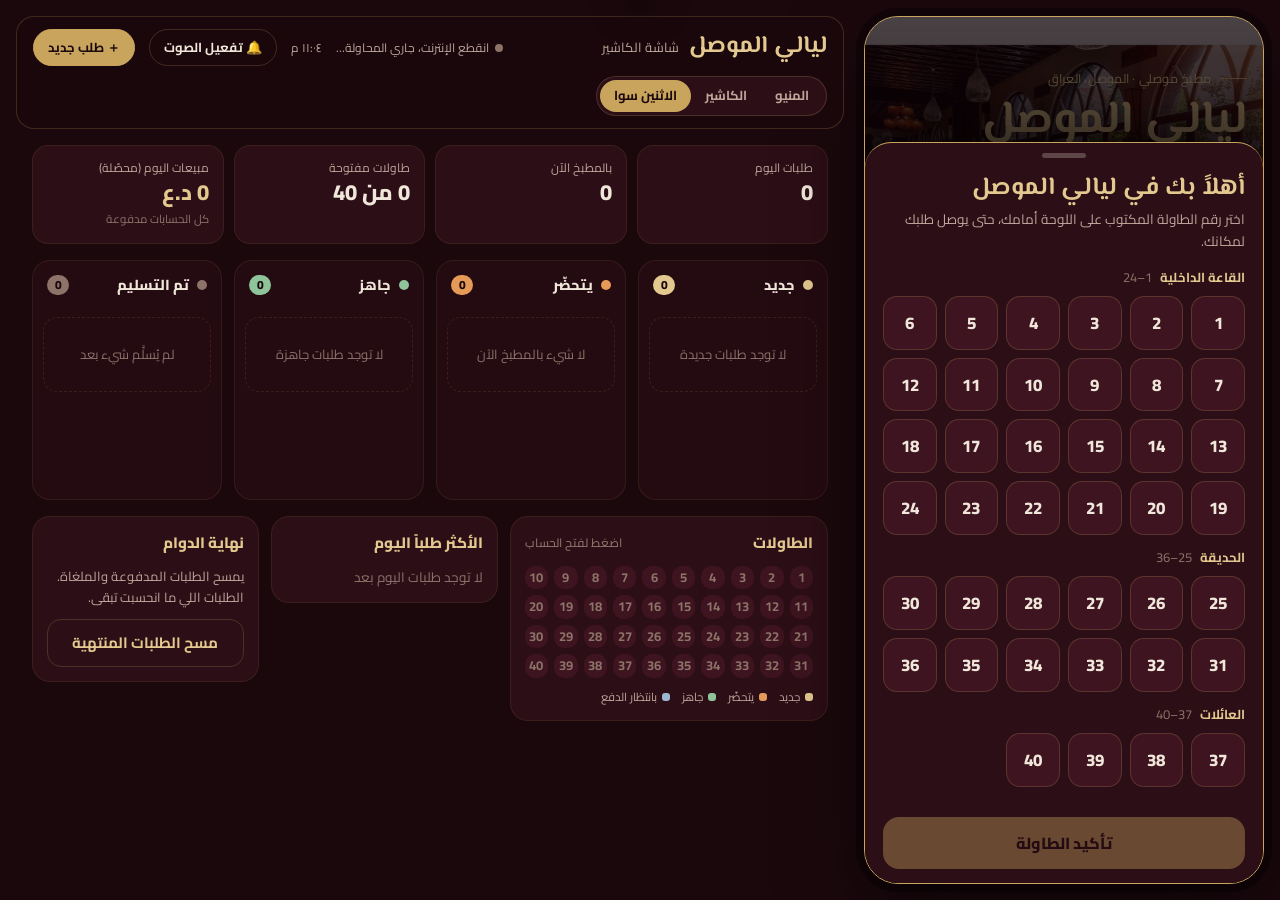
<file: demo.html>
<!doctype html>
<html lang="ar" dir="rtl">
<head>
<meta charset="utf-8">
<meta name="viewport" content="width=device-width,initial-scale=1,viewport-fit=cover">
<meta name="theme-color" content="#1B080D">
<meta property="og:title" content="ليالي الموصل · المنيو">
<meta property="og:description" content="مشاوي على الفحم، شاورما، وحلويات موصلية. اطلب من طاولتك.">
<meta property="og:image" content="img/hero.webp">
<link rel="icon" href="data:image/svg+xml,%3Csvg xmlns='http://www.w3.org/2000/svg' viewBox='0 0 100 125'%3E%3Cpath d='M0 125V46C0 24 22 10 50 0C78 10 100 24 100 46V125Z' fill='%23C9A45C'/%3E%3C/svg%3E">
<style>html{background:#1B080D}body{margin:0}img{max-width:100%}[hidden]{display:none!important}:root{padding-top:env(safe-area-inset-top,0px);padding-bottom:env(safe-area-inset-bottom,0px)}</style>
<title>ليالي الموصل · عرض المنيو والكاشير</title>
<style>#logoutBtn{display:none}</style>
<meta name="description" content="منيو رقمي ونظام كاشير لمطعم ليالي الموصل: طلبات من الطاولة تصل مباشرة لشاشة الكاشير.">
<link rel="preconnect" href="https://fonts.googleapis.com">
<link rel="preconnect" href="https://fonts.gstatic.com" crossorigin>
<link rel="stylesheet" href="https://fonts.googleapis.com/css2?family=El+Messiri:wght@500;600;700&family=Cairo:wght@400;500;600;700;800&display=swap">
<style>
:root{
  color-scheme:dark;
  --ground:#1B080D;
  --wine:#2C0E16;
  --wine-2:#3D1420;
  --wine-3:#521B2A;
  --line:rgba(201,164,92,.22);
  --gold:#C9A45C;
  --gold-2:#E3C98F;
  --marble:#F0E7DA;
  --muted:#BFA79C;
  --dim:#8E7369;
  --s-new:#E3C98F;
  --s-prep:#E59A57;
  --s-ready:#8FC49A;
  --s-done:#8E7369;
  --s-bill:#9FB6D0;
  --danger:#E07A6E;
  --ease:cubic-bezier(.22,1,.36,1);
  --spring:cubic-bezier(.34,1.56,.64,1);
  --f-display:"El Messiri","Cairo","Segoe UI",Tahoma,sans-serif;
  --f-body:"Cairo","Noto Sans Arabic","Segoe UI",Tahoma,sans-serif;
  --arch-mask:url("data:image/svg+xml,%3Csvg xmlns='http://www.w3.org/2000/svg' viewBox='0 0 100 125' preserveAspectRatio='none'%3E%3Cpath d='M0 125V46C0 24 22 10 50 0C78 10 100 24 100 46V125Z'/%3E%3C/svg%3E");
  --arch-line:url("data:image/svg+xml,%3Csvg xmlns='http://www.w3.org/2000/svg' viewBox='0 0 100 125' preserveAspectRatio='none'%3E%3Cpath d='M4 121V47C4 28 24 15 50 5C76 15 96 28 96 47V121Z' fill='none' stroke='%23E3C98F' stroke-opacity='.55' stroke-width='1' vector-effect='non-scaling-stroke'/%3E%3C/svg%3E");
}
*{box-sizing:border-box}
html{-webkit-text-size-adjust:100%}
body{margin:0;background:var(--ground);color:var(--marble);font-family:var(--f-body);font-size:15px;line-height:1.65;-webkit-tap-highlight-color:transparent}
button{font:inherit;color:inherit;cursor:pointer;border:0;background:none;padding:0}
button:focus-visible,textarea:focus-visible,a:focus-visible,[tabindex]:focus-visible{outline:2px solid var(--gold-2);outline-offset:3px;border-radius:8px}
a{color:var(--gold-2)}
.num{font-variant-numeric:tabular-nums;font-feature-settings:"tnum"}
.wrap{max-width:980px;margin-inline:auto;padding-inline:16px}
[data-view]{display:none}
body[data-mode="menu"] [data-view="menu"],body[data-mode="cashier"] [data-view="cashier"]{display:block}

/* ---------- HERO ---------- */
.hero{position:relative;min-height:330px;display:flex;align-items:flex-end;overflow:hidden;isolation:isolate}
.hero img{position:absolute;inset:0;width:100%;height:100%;object-fit:cover;z-index:-2;transform:scale(1.06);animation:heroIn 1.6s var(--ease) both}
.hero::before{content:"";position:absolute;inset:0;z-index:-1;background:linear-gradient(180deg,rgba(27,8,13,.35) 0%,rgba(27,8,13,.55) 45%,var(--ground) 100%),radial-gradient(120% 80% at 50% 0%,transparent 40%,rgba(27,8,13,.6) 100%)}
@keyframes heroIn{from{transform:scale(1.14);filter:saturate(.6)}to{transform:scale(1.06);filter:none}}
.hero-inner{width:100%;padding-block:56px 22px}
.eyebrow{font-size:12.5px;letter-spacing:.02em;color:var(--gold-2);display:flex;align-items:center;gap:10px}
.eyebrow::before{content:"";width:26px;height:1px;background:var(--gold)}
.brand{font-family:var(--f-display);font-weight:700;font-size:clamp(42px,10.5vw,68px);line-height:1.15;margin:6px 0 6px;color:var(--gold-2);text-shadow:0 2px 24px rgba(0,0,0,.45);text-wrap:balance}
.tagline{margin:0;color:var(--marble);opacity:.92;max-width:36ch}
.hero-row{display:flex;flex-wrap:wrap;gap:10px;align-items:center;margin-top:18px}
.table-btn{display:inline-flex;align-items:center;gap:10px;padding:8px 16px 8px 10px;border-radius:999px;background:rgba(27,8,13,.65);border:1px solid var(--gold);backdrop-filter:blur(8px);-webkit-backdrop-filter:blur(8px);transition:transform .3s var(--ease)}
.table-btn:active{transform:scale(.97)}
.table-btn .tn{display:grid;place-items:center;min-width:36px;height:36px;padding-inline:6px;border-radius:999px;background:var(--gold);color:var(--ground);font-weight:800}
.table-btn .tl{display:flex;flex-direction:column;line-height:1.3;text-align:start}
.table-btn small{color:var(--muted);font-size:11.5px}
.table-btn b{font-weight:700}
.meta-chip{font-size:12.5px;color:var(--muted);padding:6px 12px;border-radius:999px;border:1px solid var(--line)}

/* ---------- CATEGORY NAV ---------- */
.catnav{position:sticky;top:env(safe-area-inset-top,0px);z-index:20;background:rgba(27,8,13,.92);backdrop-filter:blur(10px);-webkit-backdrop-filter:blur(10px);border-bottom:1px solid var(--line)}
.catnav .wrap{display:flex;gap:6px;overflow-x:auto;scrollbar-width:none;padding-block:10px}
.catnav .wrap::-webkit-scrollbar{display:none}
.cat{flex:none;padding:7px 16px;border-radius:999px;color:var(--muted);font-weight:600;font-size:14px;transition:color .3s,background .35s var(--ease)}
.cat[aria-current="true"]{color:var(--ground);background:var(--gold)}

/* ---------- SECTIONS ---------- */
main.menu{padding-block:8px 150px}
.section{padding-top:30px;scroll-margin-top:70px}
.sec-head{display:flex;align-items:baseline;gap:12px;margin-bottom:12px}
.sec-head h2{font-family:var(--f-display);font-weight:700;font-size:28px;margin:0;color:var(--gold-2);line-height:1.3}
.sec-head .rule{flex:1;height:1px;background:linear-gradient(to left,var(--line),transparent);position:relative;top:-6px}
.sec-head .count{font-size:12px;color:var(--dim)}
.sec-note{margin:-4px 0 14px;color:var(--muted);font-size:13.5px}
.grid{display:grid;grid-template-columns:1fr;gap:12px}
@media (min-width:720px){.grid{grid-template-columns:1fr 1fr;gap:14px}}
.item{display:flex;gap:14px;padding:12px;border-radius:18px;background:var(--wine);border:1px solid rgba(201,164,92,.10);text-align:start;width:100%;cursor:pointer;transition:transform .35s var(--ease),border-color .3s,background .3s}
.item:hover{border-color:var(--line);background:#321019}
.item:active{transform:scale(.985)}
.arch{position:relative;flex:none;width:104px;aspect-ratio:4/5;max-width:100%}
.arch .ph{position:absolute;inset:0;overflow:hidden;background:var(--wine-2);-webkit-mask:var(--arch-mask) center/100% 100% no-repeat;mask:var(--arch-mask) center/100% 100% no-repeat}
.arch img{width:100%;height:100%;object-fit:cover;display:block;transition:transform .6s var(--ease)}
.item:hover .arch img{transform:scale(1.06)}
.arch::after{content:"";position:absolute;inset:0;pointer-events:none;background:var(--arch-line) center/100% 100% no-repeat}
.body{flex:1;min-width:0;display:flex;flex-direction:column;gap:3px;padding-block:2px}
.name{font-weight:700;font-size:16px;line-height:1.45;display:flex;flex-wrap:wrap;align-items:center;gap:6px}
.tag{font-size:10.5px;font-weight:700;padding:1px 8px;border-radius:999px;background:rgba(201,164,92,.16);color:var(--gold-2)}
.desc{color:var(--muted);font-size:13px;line-height:1.6;display:-webkit-box;-webkit-line-clamp:2;-webkit-box-orient:vertical;overflow:hidden}
.foot{margin-top:auto;display:flex;align-items:center;justify-content:space-between;gap:8px;padding-top:6px}
.price{font-weight:800;color:var(--gold-2);font-size:16px}
.price small{font-weight:500;font-size:11.5px;color:var(--muted);margin-inline-start:3px}
.price .from{font-weight:400;font-size:11.5px;color:var(--dim);margin-inline-end:4px}
.ctl{height:38px;min-width:38px;display:flex;align-items:center}
.add{width:38px;height:38px;border-radius:999px;background:var(--gold);color:var(--ground);display:grid;place-items:center;font-size:22px;font-weight:700;line-height:1;transition:transform .4s var(--spring);box-shadow:0 4px 14px rgba(201,164,92,.25)}
.add:active{transform:scale(.88)}
.stepper{display:flex;align-items:center;gap:2px;background:var(--wine-3);border:1px solid var(--gold);border-radius:999px;height:38px;padding:2px;animation:stepIn .45s var(--spring) both}
@keyframes stepIn{from{transform:scale(.6);opacity:0}to{transform:none;opacity:1}}
.stepper button{width:32px;height:32px;border-radius:999px;display:grid;place-items:center;font-size:18px;color:var(--gold-2)}
.stepper button:active{background:rgba(201,164,92,.18)}
.stepper .q{min-width:22px;text-align:center;font-weight:800}
.drinks{display:grid;grid-template-columns:1fr;margin-top:14px;border-top:1px solid var(--line)}
@media (min-width:720px){.drinks{grid-template-columns:1fr 1fr;column-gap:28px}}
.drink{display:flex;align-items:center;gap:10px;padding:12px 2px;border-bottom:1px solid var(--line);width:100%;text-align:start}
.drink .dn{font-weight:600}
.drink .dn small{display:block;color:var(--dim);font-size:12px;font-weight:400;line-height:1.3}
.drink .dots{flex:1;border-bottom:1px dotted rgba(201,164,92,.35);transform:translateY(4px);min-width:16px}
.drink .price{font-size:15px}
.drink .mini{width:30px;height:30px;border-radius:999px;border:1px solid var(--gold);color:var(--gold-2);display:grid;place-items:center;font-size:17px;flex:none;transition:transform .35s var(--spring),background .3s}
.drink .mini.on{background:var(--gold);color:var(--ground);font-size:13px;font-weight:800}
.drink:active .mini{transform:scale(.85)}
.foot-note{margin-top:40px;padding-top:18px;border-top:1px solid var(--line);color:var(--dim);font-size:12.5px;display:flex;flex-wrap:wrap;gap:6px 18px;align-items:center}
.foot-note a{margin-inline-start:auto;text-decoration:none;border:1px solid var(--line);padding:4px 12px;border-radius:999px;font-size:12.5px}

/* ---------- CART BAR + STATUS PILL ---------- */
.dock{position:fixed;inset-inline:0;bottom:0;z-index:30;padding:10px 16px calc(12px + env(safe-area-inset-bottom,0px));display:flex;flex-direction:column;gap:8px;align-items:center;pointer-events:none}
.pill{pointer-events:auto;display:flex;align-items:center;gap:10px;padding:8px 14px 8px 10px;border-radius:999px;background:rgba(44,14,22,.95);border:1px solid var(--line);box-shadow:0 10px 30px rgba(0,0,0,.45);font-size:13.5px;animation:rise .5s var(--ease) both}
.pill .dot{width:10px;height:10px;border-radius:999px;background:var(--st,var(--s-new));box-shadow:0 0 0 4px color-mix(in srgb,var(--st,var(--s-new)) 22%,transparent);animation:pulse 1.6s ease-in-out infinite}
@keyframes pulse{50%{box-shadow:0 0 0 7px color-mix(in srgb,var(--st,var(--s-new)) 8%,transparent)}}
.cartbar{width:100%;max-width:560px;transform:translateY(140%);transition:transform .55s var(--ease);pointer-events:none}
.cartbar.show{transform:none;pointer-events:auto}
.cartbar button{width:100%;display:flex;align-items:center;gap:12px;padding:10px 12px 10px 18px;border-radius:18px;background:var(--gold);color:var(--ground);box-shadow:0 14px 40px rgba(0,0,0,.5)}
.cartbar .cnt{display:grid;place-items:center;min-width:34px;height:34px;border-radius:12px;background:var(--ground);color:var(--gold-2);font-weight:800;transition:transform .4s var(--spring)}
.cartbar .cnt.bump{transform:scale(1.25)}
.cartbar .lbl{flex:1;text-align:start;line-height:1.35}
.cartbar .lbl b{display:block;font-size:15px}
.cartbar .lbl small{font-size:12px;opacity:.75}
.cartbar .tot{font-weight:800;font-size:16px}
.fly{position:fixed;z-index:60;width:14px;height:14px;border-radius:999px;background:var(--gold-2);box-shadow:0 0 18px var(--gold);pointer-events:none}

/* ---------- SHEETS ---------- */
.scrim{position:fixed;inset:0;z-index:40;background:rgba(10,3,5,.62);opacity:0;pointer-events:none;transition:opacity .4s var(--ease)}
.scrim.show{opacity:1;pointer-events:auto}
.sheet{position:fixed;inset-inline:0;bottom:0;z-index:50;max-height:92%;display:flex;flex-direction:column;background:var(--wine);border-top:1px solid var(--gold);border-radius:26px 26px 0 0;transform:translateY(105%);transition:transform .55s var(--ease);max-width:640px;margin-inline:auto;padding-bottom:env(safe-area-inset-bottom,0px);box-shadow:0 -20px 60px rgba(0,0,0,.5)}
.sheet:not(.show){visibility:hidden;box-shadow:none;transition:transform .55s var(--ease),visibility 0s .55s,box-shadow 0s .55s}
.sheet.show{transform:none}
.grab{width:44px;height:5px;border-radius:9px;background:rgba(240,231,218,.25);margin:10px auto 4px;flex:none}
.sheet-scroll{overflow-y:auto;overscroll-behavior:contain;padding:6px 18px 18px}
.sheet h3{font-family:var(--f-display);font-weight:700;font-size:25px;color:var(--gold-2);margin:4px 0 2px;line-height:1.35}
.sheet .sub{color:var(--muted);margin:0 0 14px;font-size:13.5px}
.x{position:absolute;top:12px;inset-inline-end:14px;width:36px;height:36px;border-radius:999px;background:rgba(27,8,13,.6);display:grid;place-items:center;font-size:17px;color:var(--marble);z-index:2}
.zone{margin-top:12px}
.zone h4{margin:0 0 8px;font-size:13px;font-weight:700;color:var(--gold-2);display:flex;gap:8px;align-items:center}
.zone h4 span{color:var(--dim);font-weight:400}
.tables{display:grid;grid-template-columns:repeat(6,1fr);gap:8px}
@media (max-width:360px){.tables{grid-template-columns:repeat(5,1fr)}}
.tbl{aspect-ratio:1;border-radius:14px;border:1px solid var(--line);background:var(--wine-2);font-weight:800;font-size:17px;transition:transform .35s var(--spring),background .3s,color .3s,border-color .3s}
.tbl:hover{border-color:var(--gold)}
.tbl:active{transform:scale(.9)}
.tbl[aria-pressed="true"]{background:var(--gold);color:var(--ground);border-color:var(--gold);transform:scale(1.06)}
.picker-foot{position:sticky;bottom:0;padding:12px 18px 14px;background:linear-gradient(to top,var(--wine) 70%,transparent)}
.primary{width:100%;padding:13px;border-radius:16px;background:var(--gold);color:var(--ground);font-weight:800;font-size:16px;transition:transform .3s var(--ease),opacity .3s}
.primary:active{transform:scale(.98)}
.primary[disabled]{opacity:.4;cursor:default}
.ghost{width:100%;padding:11px;border-radius:14px;border:1px solid var(--line);color:var(--gold-2);font-weight:700;margin-top:8px}
.dimg{position:relative;margin:-6px -18px 14px;height:250px;overflow:hidden}
.dimg img{width:100%;height:100%;object-fit:cover}
.dimg::after{content:"";position:absolute;inset:0;background:linear-gradient(180deg,transparent 55%,var(--wine))}
.optlabel{font-size:13px;font-weight:700;color:var(--gold-2);margin:16px 0 8px}
.chips{display:flex;flex-wrap:wrap;gap:8px}
.chip{padding:7px 14px;border-radius:999px;border:1px solid var(--line);font-size:13.5px;transition:all .3s var(--ease)}
.chip[aria-pressed="true"]{border-color:var(--gold);background:rgba(201,164,92,.18);color:var(--gold-2)}
.chip .p{color:var(--muted);font-size:12px;margin-inline-start:6px}
.drow{display:flex;align-items:center;gap:12px;margin-top:20px}
.drow .stepper{animation:none;height:50px;padding:4px}
.drow .stepper button{width:42px;height:42px;font-size:22px}
.drow .primary{flex:1;display:flex;justify-content:space-between;padding-inline:18px}
.line{display:flex;gap:12px;padding:12px 0;border-bottom:1px solid var(--line);align-items:center}
.line img{width:54px;height:54px;border-radius:12px;object-fit:cover;flex:none}
.line .ico{width:54px;height:54px;border-radius:12px;background:var(--wine-2);display:grid;place-items:center;flex:none;color:var(--gold);font-family:var(--f-display);font-size:22px}
.line .li{flex:1;min-width:0;line-height:1.45}
.line .li b{font-weight:700;display:block}
.line .li small{color:var(--muted);font-size:12px;display:block}
.line .li .lp{color:var(--gold-2);font-weight:700;font-size:13.5px}
.line .stepper{animation:none;height:34px}
.line .stepper button{width:28px;height:28px}
textarea{width:100%;min-height:70px;resize:vertical;margin-top:4px;padding:12px;border-radius:14px;background:var(--wine-2);border:1px solid var(--line);color:var(--marble);font:inherit;font-size:14px}
textarea::placeholder{color:var(--dim)}
.sum{margin-top:16px;display:grid;gap:6px;font-size:14px}
.sum div{display:flex;justify-content:space-between;color:var(--muted)}
.sum .grand{color:var(--marble);font-weight:800;font-size:18px;padding-top:8px;border-top:1px dashed var(--line)}
.sum .grand span:last-child{color:var(--gold-2)}
.tblrow{display:flex;align-items:center;justify-content:space-between;gap:10px;padding:11px 14px;border-radius:14px;background:var(--wine-2);margin-bottom:6px}
.tblrow b{color:var(--gold-2)}
.tblrow button{color:var(--gold-2);font-size:13px;text-decoration:underline;text-underline-offset:4px}
.err{color:var(--danger);font-size:13px;margin-top:8px}
.done{text-align:center;padding:6px 4px 6px}
.seal{width:80px;height:80px;margin:8px auto 8px;border-radius:999px;border:1.5px solid var(--gold);display:grid;place-items:center;position:relative}
.seal svg{width:38px;height:38px}
.seal svg path{stroke:var(--gold-2);stroke-width:2.4;fill:none;stroke-linecap:round;stroke-linejoin:round;stroke-dasharray:40;stroke-dashoffset:40;animation:draw .7s .25s var(--ease) forwards}
.seal::before{content:"";position:absolute;inset:-8px;border-radius:999px;border:1px solid var(--line);animation:ring 1.2s var(--ease) both}
@keyframes draw{to{stroke-dashoffset:0}}
@keyframes ring{from{transform:scale(.6);opacity:0}to{transform:none;opacity:1}}
.ordno{font-family:var(--f-display);font-size:38px;color:var(--gold-2);line-height:1.2}
.track{display:grid;grid-template-columns:repeat(4,1fr);gap:6px;margin:16px 0 4px;text-align:center;font-size:12px;color:var(--dim)}
.track div{display:flex;flex-direction:column;align-items:center;gap:6px;position:relative}
.track i{width:14px;height:14px;border-radius:999px;border:2px solid var(--dim);background:var(--wine);transition:all .4s var(--ease);z-index:1}
.track div:not(:first-child)::before{content:"";position:absolute;top:6px;inset-inline-end:50%;width:100%;height:2px;background:var(--wine-3)}
.track .on{color:var(--marble);font-weight:700}
.track .on i{background:var(--gold);border-color:var(--gold);box-shadow:0 0 0 5px rgba(201,164,92,.18)}
.track .on:not(:first-child)::before{background:var(--gold)}
.receipt{text-align:start;margin-top:14px;border:1px dashed var(--line);border-radius:16px;padding:12px 14px;font-size:13.5px}
.receipt div{display:flex;justify-content:space-between;gap:10px;padding:3px 0}
.receipt .muted{color:var(--muted)}
.demo{font-size:11.5px;color:var(--dim);margin-top:10px}
.reveal{animation:rise .7s var(--ease) both}
@keyframes rise{from{opacity:.001;transform:translateY(14px)}to{opacity:1;transform:none}}

/* ================= CASHIER ================= */
.cx{min-height:100%;padding-block:0 40px}
.cx-top{position:sticky;top:env(safe-area-inset-top,0px);z-index:20;background:rgba(27,8,13,.94);backdrop-filter:blur(10px);-webkit-backdrop-filter:blur(10px);border-bottom:1px solid var(--line)}
.cx-top .wrap{max-width:1400px;display:flex;flex-wrap:wrap;align-items:center;gap:10px 14px;padding-block:12px}
.cx-brand{display:flex;align-items:baseline;gap:10px;margin-inline-end:auto}
.cx-brand h1{font-family:var(--f-display);font-size:24px;margin:0;color:var(--gold-2);line-height:1.2}
.cx-brand span{color:var(--muted);font-size:13px}
.live{display:inline-flex;align-items:center;gap:6px;font-size:12px;color:var(--muted)}
.live i{width:8px;height:8px;border-radius:999px;background:var(--dim);transition:background .4s}
.live.on i{background:var(--s-ready);box-shadow:0 0 0 4px rgba(143,196,154,.18)}
.tbtn{display:inline-flex;align-items:center;gap:6px;padding:7px 14px;border-radius:999px;border:1px solid var(--line);font-size:13px;font-weight:700;color:var(--marble);text-decoration:none;transition:background .3s,border-color .3s,transform .25s var(--ease)}
.tbtn:hover{border-color:var(--gold)}
.tbtn:active{transform:scale(.96)}
.tbtn.on{background:rgba(201,164,92,.16);border-color:var(--gold);color:var(--gold-2)}
.tbtn.solid{background:var(--gold);color:var(--ground);border-color:var(--gold)}
.cx .wrap{max-width:1400px}
.stats{display:grid;grid-template-columns:repeat(4,1fr);gap:10px;margin-top:16px}
@media (max-width:640px){.stats{grid-template-columns:repeat(2,1fr)}}
.stat{padding:12px 14px;border-radius:16px;background:var(--wine);border:1px solid rgba(201,164,92,.10)}
.stat small{display:block;color:var(--muted);font-size:12px}
.stat b{font-size:22px;font-weight:800;line-height:1.3;display:block}
.stat b.gold{color:var(--gold-2)}
.stat em{font-style:normal;font-size:11.5px;color:var(--dim)}

/* calls from tables */
.alerts{display:flex;flex-wrap:wrap;gap:8px;margin-top:12px}
.alerts:empty{display:none}
.alert{display:flex;align-items:center;gap:10px;padding:8px 8px 8px 14px;border-radius:14px;background:rgba(201,164,92,.12);border:1px solid var(--gold);font-size:13.5px;animation:alertIn .45s var(--spring) both}
.alert.bill{background:rgba(143,196,154,.10);border-color:var(--s-ready)}
.alert b{font-weight:800}
.alert small{color:var(--muted)}
.alert button{padding:6px 12px;border-radius:10px;background:var(--gold);color:var(--ground);font-weight:800;font-size:12.5px}
.alert.bill button{background:var(--s-ready)}
.alert .ring{font-size:17px;display:inline-block;animation:ring 1.2s ease-in-out 3}
@keyframes alertIn{from{opacity:0;transform:translateY(-8px) scale(.96)}to{opacity:1;transform:none}}
@keyframes ring{0%,100%{transform:rotate(0)}20%{transform:rotate(-18deg)}40%{transform:rotate(14deg)}60%{transform:rotate(-8deg)}80%{transform:rotate(4deg)}}

.cx-grid{display:grid;grid-template-columns:1fr;gap:16px;margin-top:16px}
@media (min-width:1100px){.cx-grid{grid-template-columns:1fr 300px}}
.seg{display:none;gap:6px;overflow-x:auto;scrollbar-width:none;margin-bottom:10px}
.seg::-webkit-scrollbar{display:none}
.seg button{flex:none;padding:7px 14px;border-radius:999px;border:1px solid var(--line);font-size:13.5px;font-weight:700;color:var(--muted);display:flex;gap:6px;align-items:center;transition:background .3s,color .3s,border-color .3s}
.seg button[aria-pressed="true"]{background:var(--wine-3);color:var(--marble);border-color:var(--st)}
.seg button i{width:8px;height:8px;border-radius:999px;background:var(--st)}
.board{display:grid;grid-template-columns:repeat(4,minmax(0,1fr));gap:12px;align-items:start;user-select:none;-webkit-user-select:none}
@media (max-width:899px){.seg{display:flex}.board{grid-template-columns:1fr}.col{display:none}.col.cur{display:block;animation:rise .35s var(--ease) both}}
.col{background:rgba(44,14,22,.55);border:1px solid rgba(201,164,92,.10);border-radius:18px;padding:10px;min-height:240px;transition:border-color .25s,background .25s}
.col.drop{border-color:var(--st);background:color-mix(in srgb,var(--st) 9%,rgba(44,14,22,.55))}
.col-h{display:flex;align-items:center;gap:8px;padding:2px 4px 10px;font-weight:800;font-size:14.5px}
.col-h i{width:10px;height:10px;border-radius:999px;background:var(--st)}
.col-h span{margin-inline-start:auto;font-size:12px;color:var(--ground);background:var(--st);border-radius:999px;min-width:22px;text-align:center;padding:0 6px;font-weight:800;transition:transform .35s var(--spring)}
.col-h span.bump{transform:scale(1.3)}
.col-list{display:flex;flex-direction:column;gap:10px;min-height:10px}
.empty{color:var(--dim);font-size:13px;text-align:center;padding:26px 8px;border:1px dashed rgba(201,164,92,.14);border-radius:14px}
.ocard{position:relative;overflow:hidden;background:var(--wine);border:1px solid rgba(201,164,92,.12);border-radius:16px;padding:12px 12px 14px;border-inline-start:3px solid var(--st);transition:border-color .4s,opacity .25s,box-shadow .3s;cursor:grab;will-change:transform}
.ocard.fresh{animation:glow 1.6s ease-out 2}
@keyframes glow{0%{box-shadow:0 0 0 0 rgba(227,201,143,.55)}100%{box-shadow:0 0 0 14px rgba(227,201,143,0)}}
.ocard.late{border-color:rgba(224,122,110,.5)}
.ocard.dragging{opacity:.3}
.drag-ghost{position:fixed;z-index:80;pointer-events:none;margin:0;box-shadow:0 24px 60px rgba(0,0,0,.6);transform-origin:center;cursor:grabbing}
.o-top{display:flex;align-items:center;gap:10px}
.o-tbl{display:grid;place-items:center;min-width:44px;height:44px;padding-inline:6px;border-radius:12px;background:var(--st);color:var(--ground);font-weight:800;font-size:19px;line-height:1;transition:background .4s}
.o-tbl small{font-size:9px;font-weight:700;display:block;margin-top:-6px}
.o-tbl.tk{font-size:13px}
.o-meta{flex:1;line-height:1.35;min-width:0}
.o-meta b{font-size:15px}
.o-meta small{display:block;color:var(--muted);font-size:12px;transition:color .3s}
.late .o-meta small{color:var(--danger);font-weight:700}
.o-chip{font-size:10.5px;font-weight:700;color:var(--muted);border:1px solid var(--line);border-radius:999px;padding:0 8px;white-space:nowrap}
.o-chip.paid{color:var(--s-ready);border-color:rgba(143,196,154,.45)}
.o-chip.unpaid{color:var(--s-prep);border-color:rgba(229,154,87,.45)}
.o-items{list-style:none;margin:10px 0 0;padding:10px 0 0;border-top:1px dashed var(--line);display:flex;flex-direction:column;gap:4px;font-size:14px}
.o-items li{display:flex;gap:8px;line-height:1.45}
.o-items .qx{font-weight:800;color:var(--gold-2);min-width:26px}
.o-items small{display:block;color:var(--s-prep);font-size:12px}
.o-note{margin-top:8px;font-size:12.5px;background:rgba(229,154,87,.10);color:#F2C79B;border-radius:10px;padding:6px 10px}
.o-foot{display:flex;align-items:center;gap:8px;margin-top:10px}
.o-foot{flex-wrap:wrap}
.o-foot .t{white-space:nowrap;font-weight:800;color:var(--gold-2);flex:1 1 100%;margin-bottom:2px}
.o-foot .o-act{flex:1}
.o-act{white-space:nowrap;padding:8px 14px;border-radius:12px;background:var(--st-next,var(--gold));color:var(--ground);font-weight:800;font-size:13.5px;transition:transform .25s var(--ease),opacity .3s,filter .2s}
.o-act:hover{filter:brightness(1.08)}
.o-act:active{transform:scale(.95)}
.o-act.bill{background:var(--marble)}
.o-x{width:34px;height:34px;border-radius:10px;border:1px solid var(--line);color:var(--muted);display:grid;place-items:center;font-size:14px;transition:all .25s var(--ease)}
.o-x:hover{border-color:var(--danger);color:var(--danger)}
.o-x.arm{background:var(--danger);color:var(--ground);border-color:var(--danger);width:auto;padding-inline:10px;font-size:12.5px;font-weight:700}
.o-prog{position:absolute;inset-inline:0;bottom:0;height:3px;background:rgba(240,231,218,.06)}
.o-prog i{display:block;height:100%;width:0;background:var(--st);transition:width 1s linear,background .4s;margin-inline-start:0}
.late .o-prog i{background:var(--danger)}
.side{display:flex;flex-direction:column;gap:12px}
.panel{background:var(--wine);border:1px solid rgba(201,164,92,.10);border-radius:18px;padding:14px}
.panel h3{margin:0 0 10px;font-size:15px;font-weight:800;color:var(--gold-2);display:flex;align-items:center;gap:8px}
.panel h3 span{margin-inline-start:auto;font-size:12px;color:var(--dim);font-weight:500}
.tmap{display:grid;grid-template-columns:repeat(8,1fr);gap:6px}
@media (min-width:1100px){.tmap{grid-template-columns:repeat(6,1fr)}}
.tm{aspect-ratio:1;border-radius:10px;background:var(--wine-2);color:var(--dim);display:grid;place-items:center;font-size:13px;font-weight:700;border:1px solid transparent;transition:background .45s var(--ease),color .45s,transform .3s var(--spring)}
.tm:hover{transform:scale(1.08);border-color:var(--line)}
.tm.busy{background:var(--st);color:var(--ground)}
.legend{display:flex;flex-wrap:wrap;gap:6px 12px;margin-top:10px;font-size:11.5px;color:var(--muted)}
.legend span{display:inline-flex;align-items:center;gap:5px}
.legend i{width:8px;height:8px;border-radius:3px;background:var(--st)}
.top-list{display:flex;flex-direction:column;gap:6px;font-size:13.5px}
.top-list div{display:flex;justify-content:space-between;gap:8px}
.top-list b{color:var(--gold-2)}
.cx-msg{margin-top:16px;padding:14px 16px;border-radius:16px;border:1px solid var(--line);background:var(--wine);color:var(--muted);font-size:14px}
.toast{position:fixed;top:calc(12px + env(safe-area-inset-top,0px));inset-inline:0;margin-inline:auto;width:max-content;max-width:calc(100% - 32px);z-index:90;padding:10px 18px;border-radius:999px;background:var(--gold);color:var(--ground);font-weight:800;box-shadow:0 10px 30px rgba(0,0,0,.5);transform:translateY(-160%);transition:transform .5s var(--ease)}
.toast.show{transform:none}
.st-new{--st:var(--s-new);--st-next:var(--s-prep)}
.st-prep{--st:var(--s-prep);--st-next:var(--s-ready)}
.st-ready{--st:var(--s-ready);--st-next:var(--gold-2)}
.st-done{--st:var(--s-done)}
.st-bill{--st:var(--s-bill)}

/* drawers (table bill, quick order) */
.cx-scrim{position:fixed;inset:0;z-index:60;background:rgba(10,3,5,.55);opacity:0;pointer-events:none;transition:opacity .35s var(--ease)}
.cx-scrim.show{opacity:1;pointer-events:auto}
.drawer{position:fixed;top:0;bottom:0;left:0;z-index:70;width:min(460px,100%);background:var(--wine);border-inline-start:1px solid var(--gold);display:flex;flex-direction:column;transform:translateX(-104%);visibility:hidden;transition:transform .5s var(--ease),visibility 0s .5s;box-shadow:30px 0 70px rgba(0,0,0,.5);padding-top:env(safe-area-inset-top,0px);padding-bottom:env(safe-area-inset-bottom,0px)}
.drawer.show{transform:none;visibility:visible;transition:transform .5s var(--ease)}
@media (max-width:640px){.drawer{top:auto;width:100%;max-height:94%;border-inline-start:0;border-top:1px solid var(--gold);border-radius:24px 24px 0 0;transform:translateY(104%)}}
.d-head{display:flex;align-items:center;gap:10px;padding:16px 18px 10px;border-bottom:1px solid var(--line)}
.d-head h3{margin:0;font-family:var(--f-display);font-size:24px;color:var(--gold-2);line-height:1.3}
.d-head small{display:block;color:var(--muted);font-size:12.5px}
.d-head .x{position:static;margin-inline-start:auto;flex:none}
.d-body{flex:1;overflow-y:auto;overscroll-behavior:contain;padding:14px 18px}
.d-foot{padding:12px 18px 16px;border-top:1px solid var(--line);background:var(--wine)}
.d-sec{font-size:12.5px;font-weight:800;color:var(--gold-2);margin:14px 0 8px;display:flex;align-items:center;gap:8px}
.d-sec:first-child{margin-top:0}
.d-sec::after{content:"";flex:1;height:1px;background:var(--line)}
.mini-o{display:flex;align-items:center;gap:10px;padding:8px 10px;border-radius:12px;background:var(--wine-2);margin-bottom:6px;font-size:13.5px}
.mini-o .pill-s{font-size:11px;font-weight:800;padding:1px 8px;border-radius:999px;background:var(--st);color:var(--ground)}
.mini-o span:last-child{margin-inline-start:auto;font-weight:700;color:var(--gold-2)}
.bl{display:flex;gap:8px;padding:6px 0;font-size:14px;border-bottom:1px dashed rgba(201,164,92,.12)}
.bl .q{font-weight:800;color:var(--gold-2);min-width:28px}
.bl small{display:block;color:var(--dim);font-size:12px}
.bl .p{margin-inline-start:auto;white-space:nowrap;font-weight:700}
.segc{display:flex;gap:6px;flex-wrap:wrap}
.segc button{padding:8px 14px;border-radius:12px;border:1px solid var(--line);font-weight:700;font-size:13.5px;transition:all .25s var(--ease)}
.segc button[aria-pressed="true"]{background:var(--gold);color:var(--ground);border-color:var(--gold)}
.money{width:100%;padding:12px 14px;border-radius:14px;background:var(--wine-2);border:1px solid var(--line);color:var(--marble);font:inherit;font-size:20px;font-weight:800;text-align:start}
.money:focus{outline:2px solid var(--gold-2);outline-offset:2px}
.qamt{display:flex;flex-wrap:wrap;gap:6px;margin-top:8px}
.qamt button{padding:6px 12px;border-radius:10px;background:var(--wine-3);font-size:13px;font-weight:700}
.tot-rows{display:grid;gap:4px;font-size:14px}
.tot-rows div{display:flex;justify-content:space-between;color:var(--muted)}
.tot-rows .g{font-size:20px;font-weight:800;color:var(--marble)}
.tot-rows .g span:last-child{color:var(--gold-2)}
.tot-rows .chg{color:var(--s-ready);font-weight:800}
.tot-rows .chg.neg{color:var(--danger)}
.warn{font-size:12.5px;color:var(--s-prep);background:rgba(229,154,87,.10);padding:8px 10px;border-radius:10px;margin-top:10px}
.rcpt{font-size:13.5px;border:1px dashed var(--line);border-radius:16px;padding:14px;line-height:1.7}
.rcpt h4{margin:0;text-align:center;font-family:var(--f-display);font-size:22px;color:var(--gold-2)}
.rcpt .c{text-align:center;color:var(--muted);font-size:12px;margin-bottom:8px}
.rcpt div.r{display:flex;justify-content:space-between;gap:8px}
.rcpt div.r span:last-child{white-space:nowrap}
.rcpt .sep{border-top:1px dashed var(--line);margin:8px 0}
/* quick order */
.pos-cats{display:flex;gap:6px;overflow-x:auto;scrollbar-width:none;margin-bottom:10px}
.pos-cats::-webkit-scrollbar{display:none}
.pos-cats button{flex:none;padding:6px 12px;border-radius:999px;border:1px solid var(--line);font-size:13px;font-weight:700;color:var(--muted)}
.pos-cats button[aria-pressed="true"]{background:var(--wine-3);color:var(--marble);border-color:var(--gold)}
.pos-items{display:grid;grid-template-columns:1fr 1fr;gap:8px}
.pos-it{position:relative;text-align:start;padding:10px 12px;border-radius:14px;background:var(--wine-2);border:1px solid transparent;font-size:13.5px;font-weight:700;line-height:1.4;transition:transform .2s var(--ease),border-color .2s}
.pos-it:active{transform:scale(.96)}
.pos-it small{display:block;color:var(--gold-2);font-weight:700}
.pos-it .badge{position:absolute;top:-6px;inset-inline-end:-6px;min-width:22px;height:22px;border-radius:999px;background:var(--gold);color:var(--ground);display:grid;place-items:center;font-size:12px;font-weight:800;animation:alertIn .3s var(--spring) both}
.pos-it.on{border-color:var(--gold)}
.tpick{display:flex;gap:6px;overflow-x:auto;scrollbar-width:none;padding-bottom:4px}
.tpick::-webkit-scrollbar{display:none}
.tpick button{flex:none;width:40px;height:40px;border-radius:10px;background:var(--wine-2);font-weight:800;border:1px solid transparent}
.tpick button[aria-pressed="true"]{background:var(--gold);color:var(--ground)}
.pl{display:flex;align-items:center;gap:8px;font-size:13.5px;padding:4px 0}
.pl span:first-child{flex:1}
.pl .stepper{animation:none;height:30px}
.pl .stepper button{width:26px;height:26px;font-size:15px}

/* menu: staff call buttons */
.call-btn{display:inline-flex;align-items:center;gap:6px;padding:8px 14px;border-radius:999px;border:1px solid var(--line);background:rgba(27,8,13,.55);font-size:13px;font-weight:700;color:var(--marble);backdrop-filter:blur(6px);-webkit-backdrop-filter:blur(6px);transition:transform .25s var(--ease),opacity .3s}
.call-btn:active{transform:scale(.95)}
.call-btn[disabled]{opacity:.45}


/* search, add-ons, suggestions */
.search{flex:none;display:flex;align-items:center;gap:6px;padding:0 12px;height:36px;border-radius:999px;background:var(--wine-2);border:1px solid var(--line);color:var(--dim);transition:border-color .3s}
.search:focus-within{border-color:var(--gold)}
.search input{width:74px;background:none;border:0;color:var(--marble);font:inherit;font-size:14px;outline:none;transition:width .35s var(--ease)}
.search input:focus,.search input:not(:placeholder-shown){width:150px}
.search input::placeholder{color:var(--dim)}
.search input::-webkit-search-cancel-button{filter:invert(.7)}
.no-res{margin-top:30px;padding:26px 16px;text-align:center;color:var(--muted);border:1px dashed var(--line);border-radius:16px}
.pairs{display:flex;gap:8px;overflow-x:auto;scrollbar-width:none;padding-bottom:4px}
.pairs::-webkit-scrollbar{display:none}
.pair{flex:none;display:flex;align-items:center;gap:10px;padding:6px 8px 6px 12px;border-radius:14px;background:var(--wine-2);border:1px solid var(--line);text-align:start;transition:border-color .3s,transform .25s var(--ease)}
.pair:active{transform:scale(.96)}
.pair img,.pair .pi{width:42px;height:42px;border-radius:10px;object-fit:cover;flex:none;display:grid;place-items:center;background:var(--wine-3)}
.pair b{display:block;font-size:13px;font-weight:700;line-height:1.35}
.pair small{color:var(--gold-2);font-size:12px;font-weight:700}
.pair .pp{width:26px;height:26px;border-radius:999px;background:var(--gold);color:var(--ground);display:grid;place-items:center;font-weight:800;flex:none}
.pair.added{border-color:var(--s-ready)}
.pair.added .pp{background:var(--s-ready)}
.o-items .add{color:var(--s-ready)}

/* cashier PIN gate */
.pin-gate{position:fixed;inset:0;z-index:95;display:grid;place-items:center;padding:16px;background:radial-gradient(80% 60% at 50% 40%,#3D1420,#1B080D 75%)}
.pin-card{width:min(380px,100%);text-align:center;padding:28px 22px;border-radius:24px;background:var(--wine);border:1px solid var(--gold);box-shadow:0 30px 80px rgba(0,0,0,.5)}
.pin-card h2{margin:0;font-family:var(--f-display);color:var(--gold-2);font-size:30px}
.pin-card p{color:var(--muted);margin:4px 0 16px}
.pin-card .money{text-align:center;letter-spacing:.4em;font-size:26px}
.pin-card .err{min-height:20px;margin:8px 0}
.pin-back{display:inline-block;margin-top:14px;font-size:13px}
/* ---------- view switcher + split demo ---------- */
.to-cx{position:absolute;top:14px;inset-inline-start:16px;z-index:2;font-size:12.5px;font-weight:700;text-decoration:none;color:var(--gold-2);background:rgba(27,8,13,.6);border:1px solid var(--line);padding:5px 12px;border-radius:999px;backdrop-filter:blur(6px);-webkit-backdrop-filter:blur(6px)}
.modes{display:inline-flex;padding:3px;border-radius:999px;border:1px solid var(--line);background:var(--wine)}
.modes a{padding:5px 14px;border-radius:999px;font-size:13px;font-weight:700;color:var(--muted);text-decoration:none;transition:background .3s var(--ease),color .3s}
.modes a[aria-current="page"]{background:var(--gold);color:var(--ground)}
@media (max-width:1099px){.modes .wide-only{display:none}}
body[data-mode="split"] [data-view]{display:block}
body[data-mode="split"] #app{display:grid;grid-template-columns:400px minmax(0,1fr);gap:20px;padding:16px;align-items:start}
body[data-mode="split"] .phone{position:sticky;top:16px;height:calc(100vh - 32px);max-height:900px;border:1px solid var(--gold);border-radius:34px;overflow:hidden;overflow:clip;transform:translateZ(0);box-shadow:0 30px 80px rgba(0,0,0,.55),0 0 0 8px #120509;background:var(--ground)}
body[data-mode="split"] .phone-scroll{height:100%;overflow-y:auto;overscroll-behavior:contain;scrollbar-width:none}
body[data-mode="split"] .phone-scroll::-webkit-scrollbar{display:none}
body[data-mode="split"] .to-cx{display:none}
body[data-mode="split"] .brand{font-size:46px}
body[data-mode="split"] .hero-inner{padding-top:40px}
body[data-mode="split"] .grid,body[data-mode="split"] .drinks{grid-template-columns:1fr}
body[data-mode="split"] .cx-top{border-radius:18px;border:1px solid var(--line)}
body[data-mode="split"] .board{grid-template-columns:repeat(4,minmax(0,1fr))}
body[data-mode="split"] .cx-grid{grid-template-columns:1fr}
body[data-mode="split"] .side{display:grid;grid-template-columns:1.2fr 1fr 1fr;align-items:start}
body[data-mode="split"] .tmap{grid-template-columns:repeat(10,1fr)}
body[data-mode="split"] .seg{display:none}
body[data-mode="split"] .col{display:block}

@media (prefers-reduced-motion:reduce){*,*::before,*::after{animation-duration:.01ms!important;animation-iteration-count:1!important;animation-delay:0ms!important;transition-duration:.01ms!important}}
</style>


</head>
<body>
<div dir="rtl" lang="ar" id="app">
<!-- ===================== MENU VIEW ===================== -->
<div data-view="menu" class="phone" id="phone">
 <div class="phone-scroll" id="menuScroll">
  <header class="hero">
    <a class="to-cx" href="#cashier">شاشة الكاشير ←</a>
    <img src="img/hero.webp" alt="قاعة المطعم بأقواسها ونوافذها الكبيرة" fetchpriority="high">
    <div class="wrap hero-inner">
      <div class="eyebrow">مطبخ موصلي · الموصل، العراق</div>
      <h1 class="brand">ليالي الموصل</h1>
      <p class="tagline">مشاوي على الفحم، شاورما على الصاج، وحلويات موصلية تُخبز كل يوم.</p>
      <div class="hero-row">
        <button class="table-btn" id="tableBtn" type="button" aria-haspopup="dialog">
          <span class="tn num" id="tableNum">؟</span>
          <span class="tl"><small id="tableHint">اختر رقم طاولتك</small><b id="tableLabel">الطاولة</b></span>
        </button>
        <button class="call-btn" type="button" data-staff="waiter">🛎 نادِ النادل</button><button class="call-btn" type="button" data-staff="bill">🧾 اطلب الحساب</button>
      </div>
    </div>
  </header>
  <nav class="catnav" aria-label="أقسام المنيو"><div class="wrap" id="catnav"></div></nav>
  <main class="wrap menu" id="menu"></main>
 </div>
  <div class="dock">
    <button class="pill" type="button" id="statusPill" hidden><span class="dot"></span><span id="pillText"></span></button>
    <div class="cartbar" id="cartbar">
      <button type="button" id="cartOpen">
        <span class="cnt num" id="cartCount">0</span>
        <span class="lbl"><b>عرض الطلب</b><small id="cartTable">الطاولة —</small></span>
        <span class="tot num" id="cartTotal">0 د.ع</span>
      </button>
    </div>
  </div>
<div class="scrim" id="scrim"></div>
<section class="sheet" id="pickerSheet" role="dialog" aria-modal="true" aria-labelledby="pickerTitle">
  <div class="grab"></div>
  <div class="sheet-scroll">
    <h3 id="pickerTitle">أهلاً بك في ليالي الموصل</h3>
    <p class="sub">اختر رقم الطاولة المكتوب على اللوحة أمامك، حتى يوصل طلبك لمكانك.</p>
    <div id="zones"></div>
  </div>
  <div class="picker-foot"><button class="primary" id="pickerOk" type="button" disabled>تأكيد الطاولة</button></div>
</section>
<section class="sheet" id="itemSheet" role="dialog" aria-modal="true" aria-labelledby="itemTitle">
  <button class="x" type="button" data-close aria-label="إغلاق">✕</button>
  <div class="sheet-scroll" id="itemBody"></div>
</section>
<section class="sheet" id="cartSheet" role="dialog" aria-modal="true" aria-labelledby="cartTitle">
  <button class="x" type="button" data-close aria-label="إغلاق">✕</button>
  <div class="grab"></div>
  <div class="sheet-scroll" id="cartBody"></div>
</section>
</div>

<!-- ===================== CASHIER VIEW ===================== -->
<div data-view="cashier" class="cx">
  <header class="cx-top"><div class="wrap">
    <div class="cx-brand"><h1>ليالي الموصل</h1><span>شاشة الكاشير</span></div>
    <span class="live" id="live"><i></i><span id="liveTxt">جاري الاتصال…</span></span>
    <span class="live num" id="clock"></span>
    <button class="tbtn" type="button" id="soundBtn" aria-pressed="false">🔔 تفعيل الصوت</button>
    <button class="tbtn solid" type="button" id="posBtn">＋ طلب جديد</button>
    <button class="tbtn" type="button" id="logoutBtn" title="تسجيل خروج الكاشير">خروج</button>
    <nav class="modes" aria-label="طريقة العرض"><a href="#menu" data-m="menu">المنيو</a><a href="#cashier" data-m="cashier">الكاشير</a><a href="#split" data-m="split" class="wide-only">الاثنين سوا</a></nav>
  </div></header>
  <div class="wrap">
    <div class="stats">
      <div class="stat"><small>طلبات اليوم</small><b class="num" id="sCount">0</b></div>
      <div class="stat"><small>بالمطبخ الآن</small><b class="num" id="sOpen">0</b></div>
      <div class="stat"><small>طاولات مفتوحة</small><b class="num" id="sTables">0</b></div>
      <div class="stat"><small>مبيعات اليوم (محصّلة)</small><b class="num gold" id="sSales">0 د.ع</b><em class="num" id="sDue"></em></div>
    </div>
    <div class="alerts" id="alerts" aria-live="polite"></div>
    <div id="cxMsg"></div>
    <div class="cx-grid">
      <div>
        <div class="seg" id="seg"></div>
        <div class="board" id="board"></div>
      </div>
      <aside class="side">
        <div class="panel"><h3>الطاولات <span>اضغط لفتح الحساب</span></h3><div class="tmap" id="tmap"></div>
          <div class="legend"><span class="st-new"><i></i>جديد</span><span class="st-prep"><i></i>يتحضّر</span><span class="st-ready"><i></i>جاهز</span><span class="st-bill"><i></i>بانتظار الدفع</span></div></div>
        <div class="panel"><h3>الأكثر طلباً اليوم</h3><div class="top-list" id="topList"></div></div>
        <div class="panel"><h3>نهاية الدوام</h3><p style="margin:0 0 10px;color:var(--muted);font-size:13px">يمسح الطلبات المدفوعة والملغاة. الطلبات اللي ما انحسبت تبقى.</p><button class="ghost" type="button" id="clearBtn" style="margin:0">مسح الطلبات المنتهية</button></div>
      </aside>
    </div>
  </div>
  <div class="pin-gate" id="pinGate" hidden><div class="pin-card">
    <h2>شاشة الكاشير</h2><p>اكتب رمز الكاشير حتى تدخل</p>
    <input id="pinIn" class="money num" type="password" inputmode="numeric" autocomplete="off" maxlength="8" placeholder="••••••" aria-label="رمز الكاشير">
    <p class="err" id="pinErr" role="alert"></p>
    <button class="primary" type="button" id="pinBtn">دخول</button>
    <a href="#menu" class="pin-back">رجوع للمنيو</a></div></div>
  <div class="cx-scrim" id="cxScrim"></div>
  <section class="drawer" id="billDrawer" role="dialog" aria-modal="true" aria-labelledby="billTitle">
    <div class="d-head"><div><h3 id="billTitle">الحساب</h3><small id="billSub"></small></div><button class="x" type="button" data-dclose aria-label="إغلاق">✕</button></div>
    <div class="d-body" id="billBody"></div>
    <div class="d-foot" id="billFoot"></div>
  </section>
  <section class="drawer" id="posDrawer" role="dialog" aria-modal="true" aria-labelledby="posTitle">
    <div class="d-head"><div><h3 id="posTitle">طلب جديد</h3><small>للطلبات من الكاشير: سفري أو طاولة</small></div><button class="x" type="button" data-dclose aria-label="إغلاق">✕</button></div>
    <div class="d-body" id="posBody"></div>
    <div class="d-foot" id="posFoot"></div>
  </section>
</div>
<div class="toast" id="toast" role="status"></div>


</div>

<script>
(function(){
const fmt = n => new Intl.NumberFormat('en-US').format(n) + ' د.ع';
const $ = s => document.querySelector(s);
const esc = s => String(s==null?'':s).replace(/[&<>"]/g,c=>({'&':'&amp;','<':'&lt;','>':'&gt;','"':'&quot;'}[c]));
const store = {
  get(k,d){try{const v=localStorage.getItem('layali_'+k);return v?JSON.parse(v):d}catch(e){return d}},
  set(k,v){try{localStorage.setItem('layali_'+k,JSON.stringify(v))}catch(e){}}
};
const reduced = () => matchMedia('(prefers-reduced-motion: reduce)').matches;

/* ---------- live connection (shared order store) ---------- */
/* ---------- live connection: Supabase (public site) ---------- */
const SB={rpc:'https://vheyvovzqvlqhmkmpylz.supabase.co/rest/v1/rpc/',key:'sb_publishable_-wIbxz0XApxFvcbcuESJmw_vcf5QLnQ'};
async function rpc(fn,args){
  const r=await fetch(SB.rpc+fn,{method:'POST',headers:{apikey:SB.key,'Content-Type':'application/json'},body:JSON.stringify(args)});
  if(!r.ok) throw {code:'unavailable',message:'HTTP '+r.status};
  return r.json();
}
const newId=()=>((crypto.randomUUID&&crypto.randomUUID())||(Date.now().toString(36)+Math.random().toString(36).slice(2))).replace(/-/g,'');
let PIN='975308'; // demo build: cashier opens without asking for the code
const LiveDB=(()=>{
  const cache={orders:new Map(),calls:new Map(),bills:new Map()}, subs={orders:[],calls:[],bills:[]};
  const ORDER={orders:['createdAt','desc'],calls:['createdAt','asc'],bills:['createdAt','desc']};
  let seq=0, timer=null, onPinFail=null, onNet=null;
  const clone=o=>JSON.parse(JSON.stringify(o));
  function snap(coll,id){ const d=cache[coll].get(id); return {id,exists:!!d,data:()=>d,metadata:{fromCache:false,hasPendingWrites:false}}; }
  function emit(coll){ subs[coll].forEach(fn=>fn()); }
  function querySnap(coll,seen){
    const [f,dir]=ORDER[coll];
    const docs=[...cache[coll].keys()].map(id=>snap(coll,id)).sort((a,b)=>((a.data()[f]||0)-(b.data()[f]||0))*(dir==='desc'?-1:1));
    const ch=docs.filter(d=>!seen.has(d.id)).map(d=>({type:'added',doc:d})); seen.clear(); docs.forEach(d=>seen.add(d.id));
    return {docs,size:docs.length,empty:!docs.length,docChanges:()=>ch,metadata:{fromCache:false,hasPendingWrites:false}};
  }
  async function pull(){
    if(!PIN) return;
    const at=seq; let r;
    try{ r=await rpc('layali_cx_state',{p_pin:PIN}); }catch(e){ onNet&&onNet(false); return; }
    onNet&&onNet(true);
    if(!r.ok){ if(r.error==='pin'){ PIN=null; store.set('pin',null); onPinFail&&onPinFail(); } return; }
    if(at!==seq) return; // a local write happened meanwhile; the next pull brings it
    ['orders','calls','bills'].forEach(c=>{
      const m=new Map(); (r[c]||[]).forEach(x=>m.set(x.id,x.data));
      const same=m.size===cache[c].size&&[...m].every(([k,v])=>JSON.stringify(v)===JSON.stringify(cache[c].get(k)));
      if(!same){ cache[c]=m; emit(c); }
    });
  }
  function startPolling(){ if(timer) return; pull(); timer=setInterval(()=>{ if(!document.hidden) pull(); },3000); }
  async function write(coll,id,data,merge){
    seq++;
    if(PIN){
      const prev=cache[coll].get(id);
      cache[coll].set(id, merge&&prev? Object.assign(clone(prev),data) : clone(data)); emit(coll);
      const r=await rpc('layali_cx_write',{p_pin:PIN,p_coll:coll,p_id:id,p_data:data,p_merge:!!merge});
      if(!r.ok){ if(prev) cache[coll].set(id,prev); else cache[coll].delete(id); emit(coll); throw {code:r.error==='pin'?'revoked':'invalid_argument'}; }
      setTimeout(pull,250); return;
    }
    if(coll==='orders'&&!merge){ const r=await rpc('layali_place_order',{p_id:id,p_order:data}); if(!r.ok) throw {code:r.error==='busy'?'resource_exhausted':'invalid_argument'}; return; }
    if(coll==='calls'&&!merge){ const r=await rpc('layali_call',{p_table:data.table,p_type:data.type}); if(!r.ok) throw {code:'invalid_argument'}; return; }
    throw {code:'invalid_argument'};
  }
  async function del(coll,id){
    seq++; const prev=cache[coll].get(id); cache[coll].delete(id); emit(coll);
    const r=await rpc('layali_cx_delete',{p_pin:PIN,p_coll:coll,p_id:id});
    if(!r.ok){ if(prev){ cache[coll].set(id,prev); emit(coll);} throw {code:'invalid_argument'}; }
    setTimeout(pull,250);
  }
  function docRef(coll,id){
    return {id,path:coll+'/'+id,
      set:d=>write(coll,id,d,false), update:d=>write(coll,id,d,true), delete:()=>del(coll,id),
      onSnapshot(next,err){ // customer: watch own order status
        let last=null, stop=false;
        const tick=async()=>{ if(stop) return; try{ const r=await rpc('layali_order_status',{p_id:id}); if(r.ok&&r.status!==last){ last=r.status; next({id,exists:true,data:()=>({status:r.status,paid:r.paid}),metadata:{}}); } }catch(e){} };
        tick(); const t=setInterval(()=>{ if(!document.hidden) tick(); },5000);
        return ()=>{ stop=true; clearInterval(t); };
      }};
  }
  function collection(coll){
    const q={orderBy:()=>q,limit:()=>q,where:()=>q,
      doc:id=>docRef(coll,id||newId()),
      onSnapshot(next,err){ const seen=new Set(); const fn=()=>next(querySnap(coll,seen)); subs[coll].push(fn); startPolling(); setTimeout(fn,0); return ()=>{ subs[coll]=subs[coll].filter(x=>x!==fn); }; }};
    return q;
  }
  return {doc:p=>{ const [c,id]=p.split('/'); return docRef(c,id); }, collection, pull,
    hooks(pinFail,net){ onPinFail=pinFail; onNet=net; }};
})();
const dbP = Promise.resolve(LiveDB);

const STATUS = {
  new:{label:'جديد',cls:'st-new',next:'prep',act:'ابدأ التحضير'},
  prep:{label:'يتحضّر',cls:'st-prep',next:'ready',act:'جاهز للتقديم'},
  ready:{label:'جاهز',cls:'st-ready',next:'done',act:'تم التسليم'},
  done:{label:'تم التسليم',cls:'st-done'}
};
const CUST = {new:'وصل طلبك للكاشير',prep:'طلبك يتحضّر بالمطبخ',ready:'طلبك جاهز، بالطريق لطاولتك',done:'تم تسليم طلبك · بالعافية',cancelled:'تم إلغاء الطلب، راجع الكاشير'};

/* ---------- menu data ---------- */
const OPT = {
  grill:['بدون بصل','بدون طماطة','بدون فلفل','حار'],
  shawarma:['بدون ثومية','بدون طرشي','بدون بطاطا','حار'],
  salad:['بدون حمص','بدون أفوكادو','الصوص على جنب'],
  drink:['بدون سكر','ثلج إضافي']
};
/* paid extras, grouped by kind of dish */
const ADD = {
  grill:[['خبز تنور إضافي',500],['تمن (رز)',2000],['صوص ثوم',500],['طرشي مشكّل',1000]],
  shawarma:[['جبن موزاريلا',1000],['بطاطا إضافية',1000],['ثومية إضافية',500],['صوص حار',500]],
  side:[['جبن إضافي',1000],['صوص ثوم',500]],
  soup:[['خبز محمّص',500]],
  sweet:[['قيمر عرب',2000],['آيس كريم',1500]],
  drink:[['حجم كبير',1000]]
};
const SEC_ADD={grills:'grill',shawarma:'shawarma',starters:'side',sweets:'sweet',drinks:'drink'};
/* "goes well with" suggestions per section */
const PAIR={grills:['laban','salad','noomi'],shawarma:['fries','soda','laban'],starters:['saj','pom','tea'],sweets:['tea','coffee','noomi'],drinks:['kleicha','baklava','ghraybeh']};
const MENU = [
 {id:'grills',title:'المشاوي',note:'تُشوى على فحم البلوط عند الطلب، وتُقدَّم مع خبز التنور والطماطة والبصل المشوي.',items:[
  {id:'mix',name:'مشاوي ليالي المشكّلة',img:'mix-grill',tag:'الأكثر طلباً',desc:'كباب موصلي، تكة غنم، أوصال دجاج وجوانح، مع خضار مشوية وصوصات البيت.',sizes:[['نفر واحد',25000],['نفرين',45000]],opt:'grill'},
  {id:'tikka',name:'تكة لحم غنم',img:'tikka',desc:'قطع لحم غنم متبّلة بالبهارات الموصلية، مع فلفل ملوّن وبصل أحمر. سيخان.',price:14000,opt:'grill'},
  {id:'wings',name:'جوانح دجاج على الفحم',img:'wings',desc:'متبّلة بالليمون والثوم والفلفل الأحمر، مع صوص حار وسمّاق.',price:9000,opt:'grill'},
  {id:'feast',name:'سفرة ليالي العائلية',img:'feast',tag:'٤ أشخاص',desc:'مشاوي مشكّلة كاملة، سلطتان، بطاطا، عصير طبيعي وشاي بعد الأكل.',price:85000,opt:'grill'}
 ]},
 {id:'shawarma',title:'الشاورما',note:'دجاج ولحم يُتبَّل من الليل ويُقطَّع من السيخ مباشرة.',items:[
  {id:'saj',name:'شاورما دجاج صاج',img:'saj',desc:'خبز صاج رقيق، دجاج، ثومية، طرشي وبطاطا.',sizes:[['عادي',4000],['دبل',6000]],opt:'shawarma'},
  {id:'arabi',name:'شاورما عربي مقطّعة',img:'arabi',desc:'صاج محمّص ومقطّع قطعاً صغيرة، مع ثومية وبطاطا مقلية.',price:7000,opt:'shawarma'},
  {id:'special',name:'لفّة ليالي الخاصة',img:'special',tag:'جديد',desc:'لحم ودجاج وجبن موزاريلا ذائب، مع صوص البيت، محمّصة على الصاج.',price:9000,opt:'shawarma'},
  {id:'plate',name:'صحن شاورما دجاج',img:'plate',desc:'شاورما دجاج مع بطاطا وثومية وطرشي وخبز.',price:10000,opt:'shawarma'}
 ]},
 {id:'starters',title:'المقبلات والشوربة',items:[
  {id:'fries',name:'بطاطا بالجبن',img:'fries',desc:'بطاطا مقلية مغطاة بجبن ذائب وبقدونس، مع صوص ثوم.',price:5000,opt:'salad'},
  {id:'salad',name:'سلطة ليالي',img:'salad',desc:'خضار موسمية، حمص، أفوكادو وشمندر، مع دبس رمان وزيت زيتون.',price:5000,opt:'salad'},
  {id:'soup',name:'شوربة اليوم',img:'soup',desc:'تُطبخ كل صباح. اسأل النادل عن شوربة اليوم.',price:3000,add:'soup'},
  {id:'potato',name:'لفّة بطاطا مشوية',img:'potato-wrap',desc:'بطاطا مهروسة متبّلة بالبقدونس والفلفل في خبز رقيق.',price:2500}
 ]},
 {id:'sweets',title:'الحلويات',note:'حلويات البيت، تُخبز كل يوم.',items:[
  {id:'kleicha',name:'كليجة موصلية بالتمر',img:'kleicha',tag:'موصلي',desc:'عجينة بالهيل والسمن، محشوّة بتمر البصرة. ٦ قطع.',price:5000},
  {id:'baklava',name:'بقلاوة بالفستق',img:'baklava',desc:'رقائق هشّة بالسمن، فستق حلبي وقطر خفيف. ربع كيلو.',price:8000},
  {id:'ghraybeh',name:'غريبة بالسمن',img:'ghraybeh',desc:'تذوب بالفم، مع حبّة فستق. ٦ قطع.',price:4000}
 ]},
 {id:'drinks',title:'المشروبات',items:[
  {id:'pom',name:'شربت رمان',img:'pomegranate',desc:'رمان معصور طازج مع رغوة خفيفة.',price:3000,opt:'drink'}
 ],list:[
  {id:'tea',name:'شاي عراقي',sub:'استكان، مهيّل',price:500},
  {id:'noomi',name:'شاي حامض',sub:'نومي بصرة',price:1000},
  {id:'laban',name:'لبن أربيل',sub:'بارد',price:1000},
  {id:'coffee',name:'قهوة عربية',sub:'بالهيل',price:1500},
  {id:'soda',name:'مشروبات غازية',sub:'علبة',price:1000},
  {id:'water',name:'ماء',sub:'قنينة صغيرة',price:500}
 ]}
];
const ITEMS = {};
MENU.forEach(s=>{(s.items||[]).forEach(i=>{ i.sec=s.id; if(!i.add) i.add=SEC_ADD[s.id]; ITEMS[i.id]=i; });(s.list||[]).forEach(i=>{ i.sec=s.id; ITEMS[i.id]=i; });});

/* ---------- state ---------- */
let table = store.get('table', null);
let cart = store.get('cart', []).filter(l=>ITEMS[l.id]);
let myOrder = store.get('myOrder', null); // {id,no,table,items,total,note,status,createdAt}

const norm=t=>String(t||'').replace(/[\u064B-\u0652\u0640]/g,'').replace(/[أإآ]/g,'ا').replace(/ة/g,'ه').replace(/ى/g,'ي').toLowerCase();
/* ---------- render menu ---------- */
const nav = $('#catnav'), menu = $('#menu');
nav.innerHTML = `<label class="search"><span aria-hidden="true">⌕</span><input id="q" type="search" placeholder="ابحث…" aria-label="ابحث بالمنيو" autocomplete="off"></label>` + MENU.map((s,i)=>`<button class="cat" type="button" data-go="${s.id}" aria-current="${i===0}">${s.title}</button>`).join('');
menu.innerHTML = MENU.map(s=>{
  const n = (s.items||[]).length + (s.list||[]).length;
  return `<section class="section" id="sec-${s.id}" aria-labelledby="h-${s.id}">
    <div class="sec-head"><h2 id="h-${s.id}">${s.title}</h2><span class="rule"></span><span class="count num">${n} أصناف</span></div>
    ${s.note?`<p class="sec-note">${s.note}</p>`:''}
    <div class="grid">${(s.items||[]).map(itemCard).join('')}</div>
    ${s.list?`<div class="drinks">${s.list.map(drinkRow).join('')}</div>`:''}
  </section>`;
}).join('') + `<div class="no-res" id="noRes" hidden>ما لگينا شي بهالاسم. جرّب كلمة ثانية.</div><div class="foot-note"><span>ليالي الموصل</span><span>الأسعار بالدينار العراقي</span><span>أخبر النادل إذا عندك حساسية من أي مكوّن</span></div>`;
function itemCard(it,idx){
  const p = it.sizes ? `<span class="from">يبدأ من</span>${new Intl.NumberFormat('en-US').format(it.sizes[0][1])}<small>د.ع</small>` : `${new Intl.NumberFormat('en-US').format(it.price)}<small>د.ع</small>`;
  return `<div class="item reveal" role="button" tabindex="0" data-open="${it.id}" data-s="${norm(it.name+' '+it.desc)}" style="animation-delay:${Math.min(idx,6)*55}ms">
    <div class="arch"><div class="ph"><img src="img/${it.img}.webp" alt="${it.name}" loading="lazy"></div></div>
    <div class="body"><div class="name">${it.name}${it.tag?`<span class="tag">${it.tag}</span>`:''}</div>
      <div class="desc">${it.desc}</div>
      <div class="foot"><span class="price num">${p}</span><span class="ctl" data-ctl="${it.id}"></span></div></div></div>`;
}
function drinkRow(d){
  return `<button class="drink" type="button" data-quick="${d.id}" data-s="${norm(d.name+' '+d.sub)}"><span class="dn">${d.name}<small>${d.sub}</small></span><span class="dots"></span>
    <span class="price num">${new Intl.NumberFormat('en-US').format(d.price)}<small>د.ع</small></span><span class="mini num" data-mini="${d.id}">+</span></button>`;
}

/* ---------- cart ---------- */
const keyOf = (id,size,opts,adds)=> id+'|'+(size||'')+'|'+(opts||[]).slice().sort().join(',')+'|'+(adds||[]).slice().sort().join(',');
const addPrice=(id,n)=>{ const a=(ADD[ITEMS[id].add]||[]).find(x=>x[0]===n); return a?a[1]:0; };
const extraTxt=l=>[l.size,...(l.opts||[]),...(l.adds||[]).map(a=>'+ '+a)].filter(Boolean);
const lineUnit = l => { const it=ITEMS[l.id]; const base = it.sizes ? (it.sizes.find(x=>x[0]===l.size)||it.sizes[0])[1] : it.price; return base + (l.adds||[]).reduce((a,n)=>a+addPrice(l.id,n),0); };
const qtyOf = id => cart.filter(l=>l.id===id).reduce((a,l)=>a+l.qty,0);
const totalQty = ()=> cart.reduce((a,l)=>a+l.qty,0);
const totalSum = ()=> cart.reduce((a,l)=>a+l.qty*lineUnit(l),0);
function addLine(id,size,opts,qty,adds){
  const k=keyOf(id,size,opts,adds), ex=cart.find(l=>l.key===k);
  if(ex) ex.qty+=qty; else cart.push({key:k,id,size:size||null,opts:opts||[],adds:adds||[],qty});
  save();
}
function changeSimple(id,delta){
  const lines=cart.filter(l=>l.id===id);
  if(delta>0){ if(lines.length){lines[lines.length-1].qty++;save();} else {const it=ITEMS[id];addLine(id,it.sizes?it.sizes[0][0]:null,[],1);} }
  else if(lines.length){ const l=lines[lines.length-1]; l.qty--; if(l.qty<=0) cart=cart.filter(x=>x!==l); save(); }
}
function save(){ store.set('cart',cart); refresh(); }

function refresh(){
  document.querySelectorAll('[data-ctl]').forEach(el=>{
    const id=el.dataset.ctl, q=qtyOf(id), was=el.dataset.q|0;
    if(q===was && el.childElementCount) return;
    el.dataset.q=q;
    el.innerHTML = q ? `<span class="stepper"${was?' style="animation:none"':''}><button type="button" data-dec="${id}" aria-label="إنقاص">−</button><span class="q num">${q}</span><button type="button" data-inc="${id}" aria-label="زيادة">+</button></span>`
                     : `<button class="add" type="button" data-inc="${id}" aria-label="أضف ${ITEMS[id].name}">+</button>`;
  });
  document.querySelectorAll('[data-mini]').forEach(el=>{ const q=qtyOf(el.dataset.mini); el.textContent=q||'+'; el.classList.toggle('on',!!q); });
  const tq=totalQty();
  $('#cartbar').classList.toggle('show',tq>0);
  const c=$('#cartCount'); if(c.textContent!=String(tq)){ c.textContent=tq; c.classList.add('bump'); setTimeout(()=>c.classList.remove('bump'),260); }
  $('#cartTotal').textContent=fmt(totalSum());
  $('#cartTable').textContent= table ? `الطاولة ${table} · ${tq} ${tq===1?'صنف':'أصناف'}` : 'لم تختر الطاولة بعد';
  $('#tableNum').textContent=table||'؟';
  $('#tableHint').textContent=table?'طاولتك':'اختر رقم طاولتك';
  $('#tableLabel').textContent=table?`رقم ${table} · تغيير`:'الطاولة';
  renderPill();
  if($('#cartSheet').classList.contains('show') && $('#cartSheet').dataset.mode==='cart') renderCart();
}
function renderPill(){
  const p=$('#statusPill');
  const active = myOrder && myOrder.status!=='done' && myOrder.status!=='cancelled' && (Date.now()-myOrder.createdAt<6*3600e3);
  p.hidden=!active;
  if(active){ p.style.setProperty('--st',`var(--s-${myOrder.status})`); $('#pillText').textContent=`طلب #${myOrder.no} · ${STATUS[myOrder.status].label}`; }
}
function fly(fromEl){
  if(reduced()||!fromEl) return;
  const a=fromEl.getBoundingClientRect(), bar=$('#cartCount').getBoundingClientRect();
  const tx=bar.width?bar.left+bar.width/2:innerWidth/2, ty=bar.width?bar.top+bar.height/2:innerHeight-40;
  const d=document.createElement('div'); d.className='fly'; d.style.left=(a.left+a.width/2-7)+'px'; d.style.top=(a.top+a.height/2-7)+'px'; document.body.appendChild(d);
  const dx=tx-(a.left+a.width/2), dy=ty-(a.top+a.height/2);
  d.animate([{transform:'translate(0,0) scale(1)'},{transform:`translate(${dx*.5}px,${dy*.5-90}px) scale(1.2)`,offset:.5},{transform:`translate(${dx}px,${dy}px) scale(.4)`,opacity:.2}],{duration:620,easing:'cubic-bezier(.5,0,.3,1)'}).onfinish=()=>d.remove();
}

/* ---------- sheets ---------- */
let openSheet=null;
function show(id){
  if(openSheet&&openSheet.id!==id) openSheet.classList.remove('show');
  openSheet=$('#'+id); openSheet.classList.add('show'); $('#scrim').classList.add('show'); if(document.body.dataset.mode!=='split') document.body.style.overflow='hidden';
  const f=openSheet.querySelector('.sheet-scroll'); if(f) f.scrollTop=0;
}
function hide(force){
  if(!openSheet) return;
  if(openSheet.id==='pickerSheet' && !table && !force) return;
  openSheet.classList.remove('show'); $('#scrim').classList.remove('show'); document.body.style.overflow=''; openSheet=null;
}
$('#scrim').addEventListener('click',()=>hide());
document.addEventListener('keydown',e=>{ if(e.key==='Escape') hide(); });
document.querySelectorAll('[data-close]').forEach(b=>b.addEventListener('click',()=>hide()));

/* table picker */
const ZONES=[['القاعة الداخلية','1–24',1,24],['الحديقة','25–36',25,36],['العائلات','37–40',37,40]];
let pick=table;
function renderZones(){
  $('#zones').innerHTML=ZONES.map(z=>`<div class="zone"><h4>${z[0]} <span class="num">${z[1]}</span></h4><div class="tables">${Array.from({length:z[3]-z[2]+1},(_,i)=>z[2]+i).map(n=>`<button class="tbl num" type="button" data-t="${n}" aria-pressed="${n===pick}">${n}</button>`).join('')}</div></div>`).join('');
  $('#pickerOk').disabled=!pick; $('#pickerOk').textContent=pick?`تأكيد الطاولة ${pick}`:'تأكيد الطاولة';
}
$('#zones').addEventListener('click',e=>{ const b=e.target.closest('[data-t]'); if(!b) return; pick=+b.dataset.t;
  document.querySelectorAll('.tbl').forEach(x=>x.setAttribute('aria-pressed',String(+x.dataset.t===pick)));
  $('#pickerOk').disabled=false; $('#pickerOk').textContent=`تأكيد الطاولة ${pick}`; });
$('#pickerOk').addEventListener('click',()=>{ table=pick; store.set('table',table); refresh();
  const back=$('#pickerSheet').dataset.back; delete $('#pickerSheet').dataset.back;
  if(back==='cart'){ renderCart(); show('cartSheet'); } else hide(); });
function openPicker(back){ pick=table; renderZones(); if(back) $('#pickerSheet').dataset.back=back; show('pickerSheet'); }
$('#tableBtn').addEventListener('click',()=>openPicker());

/* item detail */
let dState=null;
function openItem(id){
  const it=ITEMS[id]; dState={id,size:it.sizes?it.sizes[0][0]:null,opts:[],adds:[],qty:1};
  const opts=OPT[it.opt]||[], adds=ADD[it.add]||[];
  const pairs=(PAIR[it.sec]||[]).map(k=>ITEMS[k]).filter(Boolean);
  $('#itemBody').innerHTML=`<div class="dimg"><img src="img/${it.img}.webp" alt="${it.name}"></div>
    <h3 id="itemTitle">${it.name}</h3><p class="sub">${it.desc}</p>
    ${it.sizes?`<div class="optlabel">الحجم</div><div class="chips">${it.sizes.map((s,i)=>`<button class="chip" type="button" data-size="${s[0]}" aria-pressed="${i===0}">${s[0]}<span class="p num">${fmt(s[1])}</span></button>`).join('')}</div>`:''}
    ${adds.length?`<div class="optlabel">إضافات</div><div class="chips">${adds.map(a=>`<button class="chip" type="button" data-addon="${a[0]}" aria-pressed="false">${a[0]}<span class="p num">+${new Intl.NumberFormat('en-US').format(a[1])}</span></button>`).join('')}</div>`:''}
    ${opts.length?`<div class="optlabel">تعديلات على الطلب</div><div class="chips">${opts.map(o=>`<button class="chip" type="button" data-opt="${o}" aria-pressed="false">${o}</button>`).join('')}</div>`:''}
    <div class="drow"><span class="stepper"><button type="button" data-dq="-1" aria-label="إنقاص">−</button><span class="q num" id="dq">1</span><button type="button" data-dq="1" aria-label="زيادة">+</button></span>
      <button class="primary" type="button" id="dAdd"><span>أضف للطلب</span><span class="num" id="dPrice"></span></button></div>
    ${pairs.length?`<div class="optlabel">يطلع زين وياه</div><div class="pairs">${pairs.map(p=>`<button class="pair" type="button" data-pair="${p.id}">${p.img?`<img src="img/${p.img}.webp" alt="">`:`<span class="pi">☕</span>`}<span><b>${p.name}</b><small class="num">${fmt(p.sizes?p.sizes[0][1]:p.price)}</small></span><span class="pp" aria-hidden="true">+</span></button>`).join('')}</div>`:''}`;
  updD(); show('itemSheet');
}
function updD(){ const u=lineUnit(dState); $('#dq').textContent=dState.qty; $('#dPrice').textContent=fmt(u*dState.qty); }
$('#itemBody').addEventListener('click',e=>{
  const s=e.target.closest('[data-size]'), o=e.target.closest('[data-opt]'), q=e.target.closest('[data-dq]');
  if(s){ dState.size=s.dataset.size; $('#itemBody').querySelectorAll('[data-size]').forEach(x=>x.setAttribute('aria-pressed',String(x===s))); updD(); }
  if(o){ const v=o.dataset.opt, on=dState.opts.includes(v); dState.opts=on?dState.opts.filter(x=>x!==v):[...dState.opts,v]; o.setAttribute('aria-pressed',String(!on)); }
  const ad=e.target.closest('[data-addon]'), pr=e.target.closest('[data-pair]');
  if(ad){ const v=ad.dataset.addon, on=dState.adds.includes(v); dState.adds=on?dState.adds.filter(x=>x!==v):[...dState.adds,v]; ad.setAttribute('aria-pressed',String(!on)); updD(); }
  if(pr){ const it=ITEMS[pr.dataset.pair]; addLine(it.id,it.sizes?it.sizes[0][0]:null,[],1,[]); pr.classList.add('added'); pr.querySelector('.pp').textContent='✓'; fly(pr.querySelector('.pp')); toast(`انضاف ${it.name}`); }
  if(q){ dState.qty=Math.max(1,Math.min(20,dState.qty+(+q.dataset.dq))); updD(); }
  if(e.target.closest('#dAdd')){ addLine(dState.id,dState.size,dState.opts,dState.qty,dState.adds); hide(); setTimeout(()=>fly(document.querySelector(`[data-ctl="${dState.id}"]`)),80); }
});
menu.addEventListener('click',e=>{
  const inc=e.target.closest('[data-inc]'), dec=e.target.closest('[data-dec]'), quick=e.target.closest('[data-quick]');
  if(inc){ changeSimple(inc.dataset.inc,1); fly(inc); return; }
  if(dec){ changeSimple(dec.dataset.dec,-1); return; }
  if(quick){ addLine(quick.dataset.quick,null,[],1); fly(quick.querySelector('.mini')); return; }
  const open=e.target.closest('[data-open]'); if(open) openItem(open.dataset.open);
});
menu.addEventListener('keydown',e=>{ const o=e.target.closest('[data-open]'); if(o&&e.target===o&&(e.key==='Enter'||e.key===' ')){e.preventDefault();openItem(o.dataset.open);} });

/* cart sheet */
function renderCart(err){
  $('#cartSheet').dataset.mode='cart';
  if(!cart.length){ $('#cartBody').innerHTML=`<h3 id="cartTitle">طلبك فارغ</h3><p class="sub">أضف أطباقاً من المنيو.</p><button class="ghost" type="button" data-close2>رجوع للمنيو</button>`; return; }
  const note=store.get('note','');
  $('#cartBody').innerHTML=`<h3 id="cartTitle">طلبك</h3>
    <div class="tblrow"><span>${table?`الطلب على <b>الطاولة ${table}</b>`:'لم تختر رقم الطاولة'}</span><button type="button" id="chgTable">${table?'تغيير':'اختر الطاولة'}</button></div>
    ${cart.map((l,i)=>{const it=ITEMS[l.id];const ex=extraTxt(l).join(' · ');
      return `<div class="line">${it.img?`<img src="img/${it.img}.webp" alt="">`:`<span class="ico">ل</span>`}<div class="li"><b>${it.name}</b>${ex?`<small>${ex}</small>`:''}<span class="lp num">${fmt(lineUnit(l)*l.qty)}</span></div>
        <span class="stepper"><button type="button" data-ld="${i}" aria-label="إنقاص">−</button><span class="q num">${l.qty}</span><button type="button" data-li="${i}" aria-label="زيادة">+</button></span></div>`}).join('')}
    <div class="optlabel">ملاحظة للمطبخ</div>
    <textarea id="kitchenNote" placeholder="مثلاً: اللحم مستوي زين، والخبز حار">${esc(note)}</textarea>
    <div class="sum"><div><span>عدد الأصناف</span><span class="num">${totalQty()}</span></div><div class="grand"><span>المجموع</span><span class="num">${fmt(totalSum())}</span></div></div>
    <div style="margin-top:16px"><button class="primary" type="button" id="sendOrder">${table?`أرسل الطلب للكاشير · طاولة ${table}`:'اختر الطاولة ثم أرسل'}</button>
    ${err?`<p class="err">${err}</p>`:''}
    <button class="ghost" type="button" data-close2>أضف أطباق أخرى</button></div>`;
}
$('#cartOpen').addEventListener('click',()=>{ renderCart(); show('cartSheet'); });
$('#statusPill').addEventListener('click',()=>{ renderTracker(); show('cartSheet'); });
$('#cartBody').addEventListener('input',e=>{ if(e.target.id==='kitchenNote') store.set('note',e.target.value); });
$('#cartBody').addEventListener('click',async e=>{
  const li=e.target.closest('[data-li]'), ld=e.target.closest('[data-ld]');
  if(li){ cart[+li.dataset.li].qty++; save(); return; }
  if(ld){ const l=cart[+ld.dataset.ld]; l.qty--; if(l.qty<=0) cart.splice(+ld.dataset.ld,1); save(); return; }
  if(e.target.closest('[data-close2]')){ hide(); return; }
  if(e.target.closest('#chgTable')){ openPicker('cart'); return; }
  const send=e.target.closest('#sendOrder');
  if(send){ if(!table){ openPicker('cart'); return; } send.disabled=true; send.textContent='جاري الإرسال…'; await sendOrder(); }
});

async function sendOrder(){
  const now=Date.now();
  const order={
    no: String(100+Math.floor(Math.random()*900)),
    table, status:'new', createdAt:now, updatedAt:now,
    items: cart.map(l=>({id:l.id,name:ITEMS[l.id].name,qty:l.qty,size:l.size||'',opts:l.opts,adds:l.adds||[],unit:lineUnit(l)})),
    note: store.get('note','').slice(0,300),
    total: totalSum()
  };
  const db=await dbP; let id=null;
  if(db){
    try{ const ref=db.collection('orders').doc(); await ref.set(order); id=ref.id; }
    catch(err){
      if(err && err.code==='unavailable'){ try{ await new Promise(r=>setTimeout(r,700+Math.random()*600)); const ref=db.collection('orders').doc(); await ref.set(order); id=ref.id; }catch(e){} }
      if(!id){ renderCart(err&&err.code==='quota_exceeded'?'سجل الطلبات ممتلئ. اطلب من الكاشير مسح الطلبات المسلّمة.':'ما گدرنا نرسل الطلب. تأكد من الإنترنت وحاول مرة ثانية، أو نادِ النادل.'); return; }
    }
  }
  myOrder=Object.assign({id,local:!id},order); store.set('myOrder',myOrder);
  cart=[]; store.set('cart',cart); store.set('note',''); refresh();
  renderTracker(true); watchMine();
}
function renderTracker(first){
  if(!myOrder){ renderCart(); return; }
  $('#cartSheet').dataset.mode='track';
  const steps=['new','prep','ready','done'], idx=steps.indexOf(myOrder.status);
  const time=new Date(myOrder.createdAt).toLocaleTimeString('ar-IQ',{hour:'numeric',minute:'2-digit'});
  $('#cartBody').innerHTML=`<div class="done">
    ${first?`<div class="seal"><svg viewBox="0 0 40 40"><path d="M10 21l7 7 14-15"/></svg></div>`:''}
    <h3 id="cartTitle">${CUST[myOrder.status]||''}</h3>
    <div class="ordno num">#${myOrder.no}</div>
    <p class="sub" style="margin:0">الطاولة ${myOrder.table} · ${time}</p>
    ${myOrder.status==='cancelled'?'':`<div class="track">${steps.map((s,i)=>`<div class="${i<=idx?'on':''}"><i></i>${STATUS[s].label}</div>`).join('')}</div>`}
    <div class="receipt">${myOrder.items.map(l=>{const ex=extraTxt(l).join('، ');return `<div><span>${l.qty} × ${esc(l.name)}${ex?` <span class="muted">(${esc(ex)})</span>`:''}</span><span class="num">${fmt(l.unit*l.qty)}</span></div>`}).join('')}
      ${myOrder.note?`<div class="muted"><span>ملاحظة: ${esc(myOrder.note)}</span></div>`:''}
      <div style="border-top:1px dashed var(--line);margin-top:6px;padding-top:8px;font-weight:800"><span>المجموع</span><span class="num">${fmt(myOrder.total)}</span></div></div>
    <button class="primary" type="button" data-close2 style="margin-top:16px">رجوع للمنيو</button>
    ${myOrder.local?`<p class="demo">ما گدرنا نوصل للكاشير. نادِ النادل وأعطه رقم الطلب.</p>`:`<p class="demo">حالة الطلب تتحدّث تلقائياً من الكاشير.</p>`}</div>`;
}
let unMine=null;
async function watchMine(){
  if(unMine){unMine();unMine=null;}
  if(!myOrder||!myOrder.id) return;
  const db=await dbP; if(!db) return;
  unMine=db.doc('orders/'+myOrder.id).onSnapshot(snap=>{
    if(!snap.exists) return;
    const d=snap.data(); if(d.status===myOrder.status) return;
    myOrder=Object.assign({},myOrder,{status:d.status}); store.set('myOrder',myOrder); renderPill();
    if(openSheet&&openSheet.id==='cartSheet'&&$('#cartSheet').dataset.mode==='track') renderTracker();
  },()=>{});
}


/* search */
$('#q').addEventListener('input',e=>{
  const q=norm(e.target.value.trim()); let any=false;
  document.querySelectorAll('#menu .section').forEach(sec=>{
    let n=0; sec.querySelectorAll('[data-s]').forEach(el=>{ const ok=!q||el.dataset.s.includes(q); el.hidden=!ok; if(ok) n++; });
    sec.hidden=!!q&&!n; if(n) any=true;
  });
  $('#noRes').hidden=!q||any;
  if(q){ const sc=scroller(), m=$('#menu'); const top=m.getBoundingClientRect().top-(sc?sc.getBoundingClientRect().top:0)-60; if(top<0||top>200){ if(sc) sc.scrollBy({top:top}); else scrollBy({top:top}); } }
});

/* staff calls from the table */
$('#phone').addEventListener('click',async e=>{ const b=e.target.closest('[data-staff]'); if(!b) return;
  if(!table){ openPicker(); return; }
  const db=await dbP; if(!db){ toast('النداء يحتاج اتصال بالكاشير'); return; }
  b.disabled=true;
  try{ await db.collection('calls').doc().set({table,type:b.dataset.staff,createdAt:Date.now()}); toast(b.dataset.staff==='bill'?'وصل طلب الحساب للكاشير':'النادل جاي لطاولتك'); }
  catch(err){ toast('ما گدرنا نوصل النداء، حاول مرة ثانية'); b.disabled=false; return; }
  setTimeout(()=>{ b.disabled=false; },20000);
});

/* scroll spy */
const isSplit=()=>document.body.dataset.mode==='split';
const scroller=()=>isSplit()?$('#menuScroll'):null;
nav.addEventListener('click',e=>{ const b=e.target.closest('[data-go]'); if(!b) return; const t=$('#sec-'+b.dataset.go); const sc=scroller(); const beh=reduced()?'auto':'smooth';
  if(sc){ sc.scrollTo({top:t.getBoundingClientRect().top-sc.getBoundingClientRect().top+sc.scrollTop-62,behavior:beh}); }
  else window.scrollTo({top:t.getBoundingClientRect().top+scrollY-62,behavior:beh}); });
const secs=[...document.querySelectorAll('.section')]; let raf=0;
function spy(){ if(document.body.dataset.mode==='cashier') return; cancelAnimationFrame(raf); raf=requestAnimationFrame(()=>{
  const sc=scroller(), base=sc?sc.getBoundingClientRect().top:0;
  let cur=secs[0].id; for(const s of secs){ if(s.getBoundingClientRect().top-base<140) cur=s.id; }
  const id=cur.replace('sec-','');
  nav.querySelectorAll('.cat').forEach(c=>{ const on=c.dataset.go===id; if((c.getAttribute('aria-current')==='true')!==on){ c.setAttribute('aria-current',String(on)); if(on){ const nr=nav.getBoundingClientRect(), cr=c.getBoundingClientRect(); nav.scrollBy({left:(cr.left+cr.width/2)-(nr.left+nr.width/2),behavior:'smooth'}); } } });
});}
addEventListener('scroll',spy,{passive:true});
$('#menuScroll').addEventListener('scroll',spy,{passive:true});

function toast(t){ const el=$('#toast'); el.textContent=t; el.classList.add('show'); clearTimeout(toast._t); toast._t=setTimeout(()=>el.classList.remove('show'),2600); }
/* ================= CASHIER ================= */
let orders=[], calls=[], bills=[], cxStarted=false, firstSnap=true, seen=new Set(), seenCalls=new Set(), firstCalls=true, fresh=new Set();
let soundOn=false, audio=null, curCol='new', armed=null, dbRef=null;
const COLS=['new','prep','ready','done'];
const TARGET={new:5,prep:20,ready:6};
const EMPTY={new:'لا توجد طلبات جديدة',prep:'لا شيء بالمطبخ الآن',ready:'لا توجد طلبات جاهزة',done:'لم يُسلَّم شيء بعد'};
const PAY={cash:'نقداً',qi:'بطاقة Qi',zain:'زين كاش'};
const isWideBoard=()=>document.body.dataset.mode==='split'||innerWidth>=900;
const tblLabel=o=>o.table?`الطاولة ${o.table}`:`سفري #${o.no}`;
function startOfDay(){ const d=new Date(); d.setHours(0,0,0,0); return d.getTime(); }
function ago(ms){ const m=Math.max(0,Math.floor((Date.now()-ms)/60000)); if(m<1) return 'الآن'; if(m<60) return `قبل ${m} د`; const h=Math.floor(m/60); return `قبل ${h} س ${m%60} د`; }
const round250=n=>Math.round(n/250)*250;

function tone(freqs){
  if(!soundOn||!audio) return;
  const t=audio.currentTime;
  freqs.forEach(([f,d])=>{ const o=audio.createOscillator(), g=audio.createGain(); o.type='sine'; o.frequency.value=f;
    g.gain.setValueAtTime(0,t+d); g.gain.linearRampToValueAtTime(.32,t+d+.02); g.gain.exponentialRampToValueAtTime(.001,t+d+.5);
    o.connect(g).connect(audio.destination); o.start(t+d); o.stop(t+d+.55); });
}
const chimeOrder=()=>tone([[880,0],[1320,.16]]);
const chimeCall=()=>tone([[660,0],[660,.22],[990,.44]]);
$('#soundBtn').addEventListener('click',()=>{
  try{ if(!audio) audio=new (window.AudioContext||window.webkitAudioContext)(); audio.resume(); }catch(e){}
  soundOn=!soundOn; const b=$('#soundBtn'); b.classList.toggle('on',soundOn); b.setAttribute('aria-pressed',String(soundOn));
  b.textContent=soundOn?'🔔 الصوت مفعّل':'🔔 تفعيل الصوت'; if(soundOn) chimeOrder();
});

/* ---------- build board skeleton once ---------- */
const board=$('#board'), colEls={}, listEls={}, emptyEls={}, countEls={};
board.innerHTML='';
COLS.forEach(c=>{
  const col=document.createElement('section'); col.className=`col ${STATUS[c].cls}`; col.dataset.col=c; col.setAttribute('aria-label',STATUS[c].label);
  col.innerHTML=`<div class="col-h"><i></i>${STATUS[c].label}<span class="num">0</span></div><div class="col-list"></div><div class="empty">${EMPTY[c]}</div>`;
  board.appendChild(col); colEls[c]=col; listEls[c]=col.querySelector('.col-list'); emptyEls[c]=col.querySelector('.empty'); countEls[c]=col.querySelector('.col-h span');
});
const seg=$('#seg');
seg.innerHTML=COLS.map(c=>`<button type="button" class="${STATUS[c].cls}" data-col="${c}" aria-pressed="${c===curCol}"><i></i>${STATUS[c].label} <span class="num">0</span></button>`).join('');
seg.addEventListener('click',e=>{ const b=e.target.closest('[data-col]'); if(!b) return; curCol=b.dataset.col; seg.querySelectorAll('button').forEach(x=>x.setAttribute('aria-pressed',String(x===b))); COLS.forEach(c=>colEls[c].classList.toggle('cur',c===curCol)); });
colEls[curCol].classList.add('cur');

/* ---------- animated numbers ---------- */
function countTo(el,to,money){
  const from=+(el.dataset.v||0); el.dataset.v=to;
  if(from===to){ el.textContent=money?fmt(to):to; return; }
  if(reduced()){ el.textContent=money?fmt(to):to; return; }
  const t0=performance.now(), d=600;
  (function step(t){ const k=Math.min(1,(t-t0)/d), e=1-Math.pow(1-k,3), v=Math.round(from+(to-from)*e);
    el.textContent=money?fmt(money==='r'?round250(v):v):v; if(k<1) requestAnimationFrame(step); })(t0);
}

/* ---------- card rendering (keyed, no flicker) ---------- */
const cardEls=new Map(); let dropFrom=null;
function cardSig(o){ return [o.status,o.paid?1:0,armed===o.id?1:0,o.note||'',JSON.stringify(o.items||[]),o.total].join('|'); }
function cardInner(o){
  const s=STATUS[o.status]||STATUS.new;
  let act='';
  if(s.next) act=`<button type="button" class="o-act" data-adv="${o.id}">${s.act}</button>`;
  else if(!o.paid) act=`<button type="button" class="o-act bill" data-bill="${o.id}">الحساب</button>`;
  return `<div class="o-top"><div class="o-tbl num ${o.table?'':'tk'}">${o.table?`${o.table}<small>طاولة</small>`:'سفري'}</div>
      <div class="o-meta"><b class="num">#${esc(o.no)}</b> ${o.demo?'<span class="o-chip">تجريبي</span>':''} ${o.source==='cashier'?'<span class="o-chip">من الكاشير</span>':''} ${o.status==='done'?(o.paid?'<span class="o-chip paid">مدفوع</span>':'<span class="o-chip unpaid">غير مدفوع</span>'):''}
      <small class="ago num" data-ago="${o.status==='done'?(o.updatedAt||o.createdAt):o.createdAt}"></small></div></div>
    <ul class="o-items">${(o.items||[]).map(l=>{const ex=extraTxt(l).join(' · ');return `<li><span class="qx num">${l.qty}×</span><span>${esc(l.name)}${ex?`<small>${esc(ex)}</small>`:''}</span></li>`}).join('')}</ul>
    ${o.note?`<div class="o-note">📝 ${esc(o.note)}</div>`:''}
    <div class="o-foot"><span class="t num">${fmt(o.total||0)}</span>
      ${o.status==='new'||o.status==='prep'?`<button type="button" class="o-x" data-ticket="${o.id}" aria-label="طباعة تذكرة المطبخ" title="تذكرة المطبخ">🖨</button>`:''}
      ${o.status!=='done'?`<button type="button" class="o-x ${armed===o.id?'arm':''}" data-cancel="${o.id}" aria-label="إلغاء الطلب">${armed===o.id?'تأكيد الإلغاء':'✕'}</button>`:''}
      ${act}</div>
    ${TARGET[o.status]?'<div class="o-prog"><i></i></div>':''}`;
}
function tickCard(el,o){
  const a=el.querySelector('.ago'); if(a) a.textContent=ago(+a.dataset.ago);
  const tgt=TARGET[o.status]; const mins=(Date.now()-o.createdAt)/60000;
  const late=!!tgt && mins>tgt; el.classList.toggle('late',late);
  const bar=el.querySelector('.o-prog i'); if(bar) bar.style.width=Math.min(100,mins/tgt*100)+'%';
  if(a&&late) a.textContent=ago(+a.dataset.ago)+' · متأخر';
}
function syncBoard(by){
  const first=new Map();
  cardEls.forEach((el,id)=>{ const r=el.getBoundingClientRect(); if(r.width) first.set(id,r); });
  if(dropFrom){ first.set(dropFrom.id,dropFrom.rect); }
  const keep=new Set(); COLS.forEach(c=>by[c].forEach(o=>keep.add(o.id)));
  // leaving cards
  cardEls.forEach((el,id)=>{ if(keep.has(id)) return; cardEls.delete(id); el._removing=true;
    if(reduced()||!el.getBoundingClientRect().width){ el.remove(); return; }
    const h=el.offsetHeight; el.style.overflow='hidden';
    el.animate([{opacity:1,transform:'scale(1)',height:h+'px'},{opacity:0,transform:'scale(.92)',height:'0px',paddingTop:'0px',paddingBottom:'0px',marginBottom:'-10px'}],{duration:320,easing:'cubic-bezier(.4,0,.2,1)'}).onfinish=()=>el.remove(); });
  COLS.forEach(c=>{
    const list=listEls[c];
    by[c].forEach((o,i)=>{
      let el=cardEls.get(o.id), isNew=false;
      if(!el){ el=document.createElement('article'); el.dataset.id=o.id; cardEls.set(o.id,el); isNew=true; }
      const sig=cardSig(o);
      if(el._sig!==sig){ el.className=`ocard ${STATUS[o.status].cls}${fresh.has(o.id)?' fresh':''}`; el.innerHTML=cardInner(o); el._sig=sig; }
      el._o=o; tickCard(el,o);
      const kids=[...list.children].filter(k=>!k._removing);
      if(kids[i]!==el) list.insertBefore(el,kids[i]||null);
      el._isNew=isNew;
    });
    emptyEls[c].hidden=by[c].length>0;
    const n=String(by[c].length); if(countEls[c].textContent!==n){ countEls[c].textContent=n; countEls[c].classList.add('bump'); setTimeout(()=>countEls[c].classList.remove('bump'),300); }
    const sb=seg.querySelector(`[data-col="${c}"] span`); if(sb) sb.textContent=n;
  });
  if(reduced()) { dropFrom=null; return; }
  let k=0;
  cardEls.forEach((el,id)=>{
    const l=el.getBoundingClientRect(); if(!l.width) return;
    const f=first.get(id);
    if(el._isNew){ el._isNew=false; el.animate([{opacity:0,transform:'translateY(12px) scale(.97)'},{opacity:1,transform:'none'}],{duration:420,delay:firstPaint?Math.min(k++,8)*45:0,easing:'cubic-bezier(.22,1,.36,1)',fill:'backwards'}); return; }
    if(!f) return;
    const dx=f.left-l.left, dy=f.top-l.top;
    if(Math.abs(dx)>1||Math.abs(dy)>1) el.animate([{transform:`translate(${dx}px,${dy}px)`},{transform:'none'}],{duration:480,easing:'cubic-bezier(.22,1,.36,1)'});
  });
  dropFrom=null;
}
let firstPaint=true;

/* ---------- derived state + render ---------- */
function openOf(t){ return orders.filter(o=>o.status!=='cancelled'&&!o.paid&&(t==null||o.table===t)); }
function renderAll(){
  const sod=startOfDay();
  const live=orders.filter(o=>o.status!=='cancelled');
  const today=live.filter(o=>o.createdAt>=sod);
  const by={}; COLS.forEach(c=>by[c]=live.filter(o=>o.status===c));
  ['new','prep','ready'].forEach(c=>by[c].sort((a,b)=>a.createdAt-b.createdAt));
  by.done=by.done.filter(o=>!o.paid||(o.updatedAt||0)>=sod).sort((a,b)=>(a.paid-b.paid)||((b.updatedAt||0)-(a.updatedAt||0))).slice(0,20);
  syncBoard(by); firstPaint=false;

  // stats
  countTo($('#sCount'),today.length);
  countTo($('#sOpen'),by.new.length+by.prep.length);
  const openT=new Set(openOf().filter(o=>o.table).map(o=>o.table));
  $('#sTables').textContent=openT.size+' من 40';
  const salesToday=bills.filter(b=>b.createdAt>=sod).reduce((a,b)=>a+(b.total||0),0);
  countTo($('#sSales'),salesToday,true);
  const due=openOf().reduce((a,o)=>a+(o.total||0),0);
  $('#sDue').textContent= due? `غير محصّل: ${fmt(due)}` : 'كل الحسابات مدفوعة';
  const nNew=by.new.length+calls.length; document.title=(nNew?`(${nNew}) `:'')+'منيو ليالي الموصل';

  // table map
  const rank={}; openOf().forEach(o=>{ if(!o.table) return; const r=({new:0,prep:1,ready:2,done:3})[o.status]; if(rank[o.table]==null||r<rank[o.table]) rank[o.table]=r; });
  const cls=['st-new','st-prep','st-ready','st-bill'];
  const tm=$('#tmap');
  if(!tm.childElementCount) tm.innerHTML=Array.from({length:40},(_,i)=>`<button type="button" class="tm num" data-tm="${i+1}" aria-label="الطاولة ${i+1}">${i+1}</button>`).join('');
  tm.querySelectorAll('.tm').forEach(b=>{ const r=rank[+b.dataset.tm]; const want='tm num'+(r!=null?' busy '+cls[r]:''); if(b.className!==want) b.className=want; });

  // top items
  const cnt={}; today.forEach(o=>(o.items||[]).forEach(l=>{ cnt[l.name]=(cnt[l.name]||0)+l.qty; }));
  const top=Object.entries(cnt).sort((a,b)=>b[1]-a[1]).slice(0,5);
  const th=top.length? top.map(([n,q])=>`<div><span>${esc(n)}</span><b class="num">${q}</b></div>`).join('') : `<div style="color:var(--dim)">لا توجد طلبات اليوم بعد</div>`;
  if($('#topList').innerHTML!==th) $('#topList').innerHTML=th;

  renderAlerts();
  if(bill.open) renderBill();
}
function renderAlerts(){
  const box=$('#alerts'); const want=new Set(calls.map(c=>c.id));
  [...box.children].forEach(ch=>{ if(!want.has(ch.dataset.id)) ch.remove(); });
  calls.slice().sort((a,b)=>a.createdAt-b.createdAt).forEach(c=>{
    let el=box.querySelector(`[data-id="${c.id}"]`);
    if(!el){ el=document.createElement('div'); el.dataset.id=c.id; el.className='alert'+(c.type==='bill'?' bill':'');
      el.innerHTML=c.type==='bill'
        ? `<span class="ring">🧾</span><span><b>الطاولة ${c.table}</b> تطلب الحساب <small class="num" data-ago="${c.createdAt}"></small></span><button type="button" data-openbill="${c.table}" data-call="${c.id}">افتح الحساب</button>`
        : `<span class="ring">🛎</span><span><b>الطاولة ${c.table}</b> تنادي النادل <small class="num" data-ago="${c.createdAt}"></small></span><button type="button" data-done-call="${c.id}">تم</button>`;
      box.appendChild(el); }
    const s=el.querySelector('[data-ago]'); s.textContent='· '+ago(c.createdAt);
  });
}
function tickAll(){ cardEls.forEach(el=>{ if(el._o) tickCard(el,el._o); }); $('#alerts').querySelectorAll('[data-ago]').forEach(s=>s.textContent='· '+ago(+s.dataset.ago)); }


/* ---------- cashier PIN ---------- */
function showPinGate(done){
  const box=$('#pinGate'); box.hidden=false; const inp=$('#pinIn'); inp.value=''; $('#pinErr').textContent=''; setTimeout(()=>inp.focus(),50);
  const go=async()=>{
    const v=inp.value.replace(/[٠-٩]/g,d=>'٠١٢٣٤٥٦٧٨٩'.indexOf(d)).replace(/\D/g,'');
    if(v.length<4){ $('#pinErr').textContent='اكتب الرمز كامل'; return; }
    $('#pinBtn').disabled=true; $('#pinBtn').textContent='جاري التحقق…';
    try{ const r=await rpc('layali_cx_state',{p_pin:v});
      if(r.ok){ PIN=v; store.set('pin',v); box.hidden=true; done&&done(); }
      else $('#pinErr').textContent='الرمز غلط. بعد محاولات كثيرة يتقفل 10 دقايق.';
    }catch(e){ $('#pinErr').textContent='ماكو اتصال بالإنترنت، حاول مرة ثانية.'; }
    $('#pinBtn').disabled=false; $('#pinBtn').textContent='دخول';
  };
  $('#pinBtn').onclick=go; inp.onkeydown=e=>{ if(e.key==='Enter') go(); };
}
function ensurePin(){ return new Promise(res=>{ if(PIN) res(); else showPinGate(res); }); }
$('#logoutBtn').addEventListener('click',()=>{ PIN=null; store.set('pin',null); location.hash='menu'; toast('تم تسجيل الخروج'); setTimeout(()=>location.reload(),600); });

/* ---------- start ---------- */
async function startCashier(){
  if(cxStarted){ return; } cxStarted=true;
  tickClock(); setInterval(tickClock,1000); setInterval(tickAll,15000);
  renderAll();
  await ensurePin();
  const db=await dbP; dbRef=db;
  LiveDB.hooks(()=>{ toast('انتهت الجلسة، ادخل الرمز مرة ثانية'); showPinGate(()=>LiveDB.pull()); }, ok=>{ $('#live').classList.toggle('on',ok); $('#liveTxt').textContent= ok?'متصل · مباشر':'انقطع الإنترنت، جاري المحاولة…'; });
  if(!db){ $('#liveTxt').textContent='غير متصل'; $('#cxMsg').innerHTML=`<div class="cx-msg">شاشة الكاشير تحتاج الاتصال بقاعدة الطلبات، وهذا غير متوفر بهذه النسخة من الصفحة. افتحها من رابط المنيو داخل Claude.</div>`; return; }
  const fail=()=>{ $('#live').classList.remove('on'); $('#liveTxt').textContent='انقطع الاتصال'; $('#cxMsg').innerHTML=`<div class="cx-msg">انقطع الاتصال بقاعدة الطلبات. حدّث الصفحة.</div>`; };
  db.collection('orders').orderBy('createdAt','desc').limit(400).onSnapshot(snap=>{
    $('#live').classList.add('on'); $('#liveTxt').textContent='متصل · مباشر';
    let n=0;
    snap.docChanges().forEach(ch=>{ if(ch.type==='added'&&!firstSnap&&!seen.has(ch.doc.id)){ const d=ch.doc.data(); if(d.status==='new'&&d.source!=='cashier'){ n++; fresh.add(ch.doc.id); setTimeout(()=>fresh.delete(ch.doc.id),5000); } } });
    snap.docs.forEach(d=>seen.add(d.id));
    orders=snap.docs.map(d=>Object.assign({id:d.id},d.data()));
    firstSnap=false;
    if(n){ chimeOrder(); toast(n===1?'طلب جديد وصل':'وصلت '+n+' طلبات جديدة'); }
    renderAll();
  },fail);
  db.collection('calls').orderBy('createdAt','asc').limit(100).onSnapshot(snap=>{
    let n=0; snap.docs.forEach(d=>{ if(!firstCalls&&!seenCalls.has(d.id)) n++; seenCalls.add(d.id); });
    calls=snap.docs.map(d=>Object.assign({id:d.id},d.data()));
    firstCalls=false; if(n){ chimeCall(); toast(n===1?'طاولة تنادي':'طاولات تنادي'); }
    renderAll();
  },()=>{});
  db.collection('bills').orderBy('createdAt','desc').limit(300).onSnapshot(snap=>{ bills=snap.docs.map(d=>Object.assign({id:d.id},d.data())); renderAll(); },()=>{});
}
function tickClock(){ $('#clock').textContent=new Date().toLocaleTimeString('ar-IQ',{hour:'numeric',minute:'2-digit'}); }

/* ---------- writes ---------- */
const busyIds=new Set();
async function setStatus(id,status){
  if(!dbRef||busyIds.has(id)) return; busyIds.add(id);
  try{ await dbRef.doc('orders/'+id).update({status,updatedAt:Date.now()}); }
  catch(e){ toast('ما گدرنا نحدّث الطلب، حاول مرة ثانية'); }
  busyIds.delete(id);
}
async function doneCall(id){ if(!dbRef) return; try{ await dbRef.doc('calls/'+id).delete(); }catch(e){} }

board.addEventListener('click',e=>{
  if(drag.moved) return;
  const a=e.target.closest('[data-adv]'), c=e.target.closest('[data-cancel]'), b=e.target.closest('[data-bill]');
  if(a){ const o=orders.find(x=>x.id===a.dataset.adv); if(o&&STATUS[o.status].next){ armed=null; const nx=STATUS[o.status].next; setStatus(o.id,nx);
      if(nx==='done') toast(o.table?`تم التسليم للطاولة ${o.table}`:`تم تسليم السفري #${o.no}`); } }
  if(c){ const id=c.dataset.cancel; if(armed===id){ armed=null; setStatus(id,'cancelled'); toast('تم إلغاء الطلب'); } else { armed=id; renderAll(); setTimeout(()=>{ if(armed===id){armed=null;renderAll();} },3500); } }
  if(b){ const o=orders.find(x=>x.id===b.dataset.bill); if(o) openBill(o.table?{table:o.table}:{orderId:o.id}); }
  const tk=e.target.closest('[data-ticket]'); if(tk){ const o=orders.find(x=>x.id===tk.dataset.ticket); if(o) printTicket(o); }
});
$('#alerts').addEventListener('click',e=>{
  const d=e.target.closest('[data-done-call]'), ob=e.target.closest('[data-openbill]');
  if(d){ const el=d.closest('.alert'); el.animate([{opacity:1},{opacity:0,transform:'scale(.9)'}],{duration:220}).onfinish=()=>doneCall(d.dataset.doneCall); }
  if(ob){ openBill({table:+ob.dataset.openbill}); }
});
$('#tmap').addEventListener('click',e=>{ const b=e.target.closest('[data-tm]'); if(b) openBill({table:+b.dataset.tm}); });
$('#clearBtn').addEventListener('click',async()=>{
  if(!dbRef) return; const b=$('#clearBtn');
  if(b.dataset.arm!=='1'){ b.dataset.arm='1'; b.textContent='اضغط مرة ثانية للتأكيد'; setTimeout(()=>{ b.dataset.arm=''; b.textContent='مسح الطلبات المنتهية'; },3500); return; }
  b.dataset.arm=''; b.disabled=true; b.textContent='جاري المسح…';
  const gone=orders.filter(o=>o.status==='cancelled'||(o.paid&&o.status==='done')); let n=0;
  for(const o of gone){ try{ await dbRef.doc('orders/'+o.id).delete(); n++; }catch(e){} }
  b.disabled=false; b.textContent='مسح الطلبات المنتهية'; toast(n?`تم مسح ${n} طلب`:'لا توجد طلبات منتهية للمسح');
});

/* ---------- drag between columns (desktop) ---------- */
const drag={start:null,ghost:null,card:null,moved:false,over:null};
board.addEventListener('pointerdown',e=>{
  if(!isWideBoard()||e.button!==0) return;
  const card=e.target.closest('.ocard'); if(!card||e.target.closest('button')) return;
  drag.start={x:e.clientX,y:e.clientY}; drag.card=card; drag.moved=false;
});
addEventListener('pointermove',e=>{
  if(!drag.start) return;
  const dx=e.clientX-drag.start.x, dy=e.clientY-drag.start.y;
  if(!drag.ghost){
    if(Math.hypot(dx,dy)<7) return;
    const r=drag.card.getBoundingClientRect(); drag.rect=r; drag.moved=true;
    const g=drag.card.cloneNode(true); g.classList.add('drag-ghost'); g.style.width=r.width+'px'; g.style.left=r.left+'px'; g.style.top=r.top+'px';
    document.body.appendChild(g); drag.ghost=g; drag.card.classList.add('dragging');
    g.animate([{transform:'scale(1) rotate(0)'},{transform:'scale(1.03) rotate(-1.2deg)'}],{duration:180,fill:'forwards'});
  }
  drag.ghost.style.translate=`${dx}px ${dy}px`;
  const col=document.elementFromPoint(e.clientX,e.clientY)?.closest('.col');
  if(drag.over!==col){ drag.over?.classList.remove('drop'); drag.over=col; col?.classList.add('drop'); }
});
addEventListener('pointerup',()=>{
  if(!drag.start) return;
  const g=drag.ghost, card=drag.card, col=drag.over;
  drag.start=null; drag.over?.classList.remove('drop'); drag.over=null;
  if(!g){ return; }
  const id=card.dataset.id, o=orders.find(x=>x.id===id), target=col?.dataset.col;
  const gr=g.getBoundingClientRect(); g.remove(); card.classList.remove('dragging'); drag.ghost=null;
  setTimeout(()=>{ drag.moved=false; },0);
  if(o&&target&&target!==o.status){ dropFrom={id,rect:gr}; setStatus(id,target); if(target==='done') toast(`تم التسليم · ${tblLabel(o)}`); }
  else if(!reduced()){ const r=card.getBoundingClientRect(); card.animate([{transform:`translate(${gr.left-r.left}px,${gr.top-r.top}px)`},{transform:'none'}],{duration:380,easing:'cubic-bezier(.22,1,.36,1)'}); }
});

/* ---------- drawers ---------- */
let drawerOpen=null;
function openDrawer(id){ if(drawerOpen&&drawerOpen!==id) $('#'+drawerOpen).classList.remove('show'); drawerOpen=id; $('#'+id).classList.add('show'); $('#cxScrim').classList.add('show'); }
function closeDrawer(){ if(!drawerOpen) return; $('#'+drawerOpen).classList.remove('show'); $('#cxScrim').classList.remove('show'); if(drawerOpen==='billDrawer') bill.open=false; drawerOpen=null; }
$('#cxScrim').addEventListener('click',closeDrawer);
document.querySelectorAll('[data-dclose]').forEach(b=>b.addEventListener('click',closeDrawer));
addEventListener('keydown',e=>{ if(e.key==='Escape'&&drawerOpen) closeDrawer(); });

/* ---------- bill ---------- */
const bill={open:false,target:null,disc:0,method:'cash',received:'',receipt:null,busy:false};
function openBill(target){ Object.assign(bill,{open:true,target,disc:0,method:'cash',received:'',receipt:null,busy:false}); renderBill(); openDrawer('billDrawer'); }
function billOrders(){ const t=bill.target; if(!t) return []; return t.orderId? orders.filter(o=>o.id===t.orderId&&!o.paid&&o.status!=='cancelled') : openOf(t.table); }
function renderBill(){
  const t=bill.target; if(!t) return;
  const body=$('#billBody'), foot=$('#billFoot');
  const one=t.orderId&&orders.find(o=>o.id===t.orderId);
  $('#billTitle').textContent= t.table? `الطاولة ${t.table}` : (one?`سفري #${one.no}`:'سفري');
  if(bill.receipt){
    const r=bill.receipt;
    $('#billSub').textContent='تم إغلاق الحساب';
    body.innerHTML=`<div class="rcpt" id="rcptBox"><h4>ليالي الموصل</h4><div class="c num">${r.label} · ${new Date(r.createdAt).toLocaleString('ar-IQ',{dateStyle:'short',timeStyle:'short'})}</div>
      ${r.lines.map(l=>`<div class="r"><span>${l.qty} × ${esc(l.name)}${l.ex?` (${esc(l.ex)})`:''}</span><span class="num">${fmt(l.qty*l.unit)}</span></div>`).join('')}
      <div class="sep"></div><div class="r"><span>المجموع</span><span class="num">${fmt(r.subtotal)}</span></div>
      ${r.discountPct?`<div class="r"><span>خصم ${r.discountPct}%</span><span class="num">− ${fmt(r.subtotal-r.total)}</span></div>`:''}
      <div class="r" style="font-weight:800;font-size:16px"><span>الصافي</span><span class="num">${fmt(r.total)}</span></div>
      <div class="r"><span>طريقة الدفع</span><span>${PAY[r.method]}</span></div>
      ${r.method==='cash'?`<div class="r"><span>المستلم</span><span class="num">${fmt(r.received)}</span></div><div class="r"><span>الباقي</span><span class="num">${fmt(r.change)}</span></div>`:''}
      <div class="sep"></div><div class="c">شكراً لزيارتكم · بالعافية</div></div>`;
    foot.innerHTML=`<button class="primary" type="button" id="printInv">🖨 طباعة الفاتورة</button><div style="display:flex;gap:8px;margin-top:8px"><button class="ghost" type="button" id="copyRcpt" style="margin:0">نسخ الوصل</button><button class="ghost" type="button" data-dclose2 style="margin:0">تم</button></div>`;
    return;
  }
  const os=billOrders();
  if(!os.length){
    $('#billSub').textContent='لا يوجد حساب مفتوح';
    body.innerHTML=`<div class="empty" style="margin-top:6px">${t.table?'الطاولة فارغة. ما عليها طلبات غير مدفوعة.':'الطلب مدفوع أو ملغى.'}</div>`;
    foot.innerHTML= t.table? `<button class="primary" type="button" id="posForTable">＋ طلب جديد لهذه الطاولة</button>` : `<button class="ghost" type="button" data-dclose2 style="margin:0">إغلاق</button>`;
    return;
  }
  const lines={}; os.forEach(o=>(o.items||[]).forEach(l=>{ const ex=extraTxt(l).join('، '); const k=l.name+'|'+ex+'|'+l.unit; (lines[k]=lines[k]||{name:l.name,ex,unit:l.unit,qty:0}).qty+=l.qty; }));
  const L=Object.values(lines); const sub=os.reduce((a,o)=>a+(o.total||0),0);
  const total=round250(sub*(100-bill.disc)/100);
  const rec=+String(bill.received).replace(/[^\d]/g,'')||0; const chg=rec-total;
  const pending=os.filter(o=>o.status==='new'||o.status==='prep').length;
  $('#billSub').textContent=`${os.length} ${os.length===1?'طلب':'طلبات'} مفتوحة`;
  const quick=[...new Set([total,Math.ceil(total/5000)*5000,Math.ceil(total/10000)*10000,25000,50000,100000].filter(v=>v>=total))].slice(0,5);
  body.innerHTML=`<div class="d-sec">الطلبات</div>
    ${os.map(o=>`<div class="mini-o ${STATUS[o.status].cls}"><b class="num">#${esc(o.no)}</b><span class="pill-s">${STATUS[o.status].label}</span><span class="num">${fmt(o.total||0)}</span></div>`).join('')}
    ${pending?`<div class="warn">${pending===1?'طلب واحد بعده':'في '+pending+' طلبات بعدها'} بالمطبخ. راح تنحسب بالحساب وتكمل طريقها للطاولة.</div>`:''}
    <div class="d-sec">تفاصيل الحساب</div>
    ${L.map(l=>`<div class="bl"><span class="q num">${l.qty}×</span><span>${esc(l.name)}${l.ex?`<small>${esc(l.ex)}</small>`:''}</span><span class="p num">${fmt(l.qty*l.unit)}</span></div>`).join('')}
    <div class="d-sec">خصم</div>
    <div class="segc" id="discSeg">${[0,5,10,15].map(p=>`<button type="button" data-disc="${p}" aria-pressed="${bill.disc===p}">${p?p+'%':'بدون'}</button>`).join('')}</div>
    <div class="d-sec">طريقة الدفع</div>
    <div class="segc" id="paySeg">${Object.entries(PAY).map(([k,v])=>`<button type="button" data-pay="${k}" aria-pressed="${bill.method===k}">${v}</button>`).join('')}</div>
    ${bill.method==='cash'?`<div class="d-sec">المبلغ المستلم</div><input class="money num" id="recv" inputmode="numeric" autocomplete="off" placeholder="${new Intl.NumberFormat('en-US').format(total)}" value="${bill.received?new Intl.NumberFormat('en-US').format(rec):''}">
      <div class="qamt">${quick.map(v=>`<button type="button" class="num" data-amt="${v}">${v===total?'المبلغ بالضبط':new Intl.NumberFormat('en-US').format(v)}</button>`).join('')}</div>`:''}`;
  const canPay=bill.method!=='cash'||!bill.received||chg>=0;
  foot.innerHTML=`<div class="tot-rows"><div><span>المجموع</span><span class="num">${fmt(sub)}</span></div>
    ${bill.disc?`<div><span>خصم ${bill.disc}%</span><span class="num">− ${fmt(sub-total)}</span></div>`:''}
    <div class="g"><span>الصافي</span><span class="num" id="billTotal">${fmt(total)}</span></div>
    ${bill.method==='cash'&&bill.received?`<div><span>الباقي للزبون</span><span class="num chg ${chg<0?'neg':''}" id="chg">${chg<0?'ناقص '+fmt(-chg):fmt(chg)}</span></div>`:''}</div>
    <div style="display:flex;gap:8px;margin-top:12px"><button class="ghost" type="button" id="preBill" style="margin:0;width:auto;padding-inline:14px;flex:none" title="فاتورة مبدئية للزبون قبل الدفع">🖨 مبدئية</button>
    <button class="primary" type="button" id="payBtn" style="flex:1;width:auto;min-width:0" ${canPay&&!bill.busy?'':'disabled'}>${bill.busy?'جاري الإغلاق…':'استلام وإغلاق الحساب'}</button></div>`;
}
$('#billDrawer').addEventListener('click',async e=>{
  const d=e.target.closest('[data-disc]'), p=e.target.closest('[data-pay]'), a=e.target.closest('[data-amt]');
  if(d){ bill.disc=+d.dataset.disc; renderBill(); }
  if(p){ bill.method=p.dataset.pay; renderBill(); }
  if(a){ bill.received=a.dataset.amt; renderBill(); }
  if(e.target.closest('[data-dclose2]')) closeDrawer();
  if(e.target.closest('#posForTable')){ openPos(bill.target.table); }
  if(e.target.closest('#copyRcpt')){ const txt=$('#rcptBox').innerText; try{ await navigator.clipboard.writeText(txt); toast('تم نسخ الوصل'); }catch(err){ const r=document.createRange(); r.selectNodeContents($('#rcptBox')); const s=getSelection(); s.removeAllRanges(); s.addRange(r); toast('الوصل محدّد، انسخه يدوياً'); } }
  if(e.target.closest('#payBtn')) closeBill();
  if(e.target.closest('#printInv')) printInvoice(bill.receipt,false);
  if(e.target.closest('#preBill')) printInvoice(draftBill(),true);
});
$('#billDrawer').addEventListener('input',e=>{
  if(e.target.id!=='recv') return;
  const digits=e.target.value.replace(/[^\d٠-٩]/g,'').replace(/[٠-٩]/g,d=>'٠١٢٣٤٥٦٧٨٩'.indexOf(d));
  bill.received=digits;
  const os=billOrders(); const sub=os.reduce((a,o)=>a+(o.total||0),0); const total=round250(sub*(100-bill.disc)/100);
  const chg=(+digits||0)-total;
  // update footer in place so the input keeps focus
  const foot=$('#billFoot'); let row=foot.querySelector('#chg');
  if(digits){ if(!row){ const div=document.createElement('div'); div.innerHTML=`<span>الباقي للزبون</span><span class="num chg" id="chg"></span>`; foot.querySelector('.tot-rows').appendChild(div); row=div.querySelector('#chg'); }
    row.textContent=chg<0?'ناقص '+fmt(-chg):fmt(chg); row.classList.toggle('neg',chg<0); }
  else if(row){ row.parentElement.remove(); }
  $('#payBtn').disabled= !!digits && chg<0;
});
async function closeBill(){
  if(!dbRef||bill.busy) return;
  const os=billOrders(); if(!os.length) return;
  const sub=os.reduce((a,o)=>a+(o.total||0),0), total=round250(sub*(100-bill.disc)/100);
  const rec=bill.method==='cash'?(+bill.received||total):total;
  if(bill.method==='cash'&&rec<total){ toast('المبلغ المستلم أقل من الحساب'); return; }
  bill.busy=true; renderBill();
  const lines={}; os.forEach(o=>(o.items||[]).forEach(l=>{ const ex=extraTxt(l).join('، '); const k=l.name+'|'+ex+'|'+l.unit; (lines[k]=lines[k]||{name:l.name,ex,unit:l.unit,qty:0}).qty+=l.qty; }));
  const now=Date.now();
  const b={table:bill.target.table||0,label:bill.target.table?`الطاولة ${bill.target.table}`:`سفري #${os[0].no}`,orderIds:os.map(o=>o.id),lines:Object.values(lines),subtotal:sub,discountPct:bill.disc,total,method:bill.method,received:rec,change:rec-total,createdAt:now};
  try{
    const ref=dbRef.collection('bills').doc(); await ref.set(b);
    for(const o of os){ await dbRef.doc('orders/'+o.id).update({paid:true,paidAt:now,billId:ref.id,payMethod:bill.method}); }
    for(const c of calls.filter(c=>c.type==='bill'&&c.table===b.table&&b.table)){ try{ await dbRef.doc('calls/'+c.id).delete(); }catch(e){} }
    b.id=ref.id; bill.receipt=b; bill.busy=false; renderBill(); toast(`تم استلام ${fmt(total)}`);
  }catch(err){ bill.busy=false; renderBill(); toast(err&&err.code==='quota_exceeded'?'قاعدة الطلبات ممتلئة، امسح الطلبات المنتهية':'ما گدرنا نغلق الحساب، حاول مرة ثانية'); }
}


/* ---------- printing: invoice + kitchen ticket ---------- */
function draftBill(){
  const os=billOrders(); const sub=os.reduce((a,o)=>a+(o.total||0),0), total=round250(sub*(100-bill.disc)/100);
  const lines={}; os.forEach(o=>(o.items||[]).forEach(l=>{ const ex=extraTxt(l).join('، '); const k=l.name+'|'+ex+'|'+l.unit; (lines[k]=lines[k]||{name:l.name,ex,unit:l.unit,qty:0}).qty+=l.qty; }));
  return {table:bill.target.table||0,label:bill.target.table?`الطاولة ${bill.target.table}`:`سفري #${os[0]?os[0].no:''}`,lines:Object.values(lines),subtotal:sub,discountPct:bill.disc,total,createdAt:Date.now()};
}
const n0=v=>new Intl.NumberFormat('en-US').format(v);
const PRINT_CSS=`@page{size:80mm auto;margin:3mm}*{box-sizing:border-box}html,body{background:#fff;color:#000}
body{font-family:Cairo,Tahoma,"Segoe UI",Arial,sans-serif;width:74mm;margin:0 auto;padding:4mm 0;font-size:12.5px;line-height:1.55}
h1{font-size:21px;margin:0;text-align:center;font-weight:800}.c{text-align:center}.m{color:#333;font-size:11px}
.r{display:flex;justify-content:space-between;gap:8px}.r span:last-child{white-space:nowrap;font-variant-numeric:tabular-nums}
.sep{border-top:1px dashed #000;margin:7px 0}.it{margin:3px 0}.it small{display:block;color:#333;font-size:11px;padding-inline-start:18px}
.big{font-size:16px;font-weight:800}.tag{display:inline-block;border:1.5px solid #000;padding:1px 10px;border-radius:4px;font-weight:800;margin-top:4px}
.bar{position:sticky;top:0;display:flex;gap:8px;justify-content:center;padding:8px;background:#f3eee6;margin:-4mm 0 8px}
.bar button{font:inherit;font-weight:800;padding:8px 18px;border:0;border-radius:8px;background:#1B080D;color:#E3C98F;cursor:pointer}
@media print{.bar{display:none}}`;
function printDoc(title,body){
  return `<!doctype html><html lang="ar" dir="rtl"><head><meta charset="utf-8"><meta name="viewport" content="width=device-width,initial-scale=1"><title>${esc(title)}</title>
<link rel="stylesheet" href="https://fonts.googleapis.com/css2?family=Cairo:wght@400;700;800&display=swap"><style>${PRINT_CSS}</style></head>
<body><div class="bar"><button onclick="print()">🖨 اطبع</button></div>${body}
<script>addEventListener('load',function(){setTimeout(function(){print()},500)})<\/script></body></html>`;
}
function invoiceBody(b,pre){
  const d=new Date(b.createdAt);
  const no=b.id?('INV-'+b.id.slice(-6).toUpperCase()):'';
  return `<h1>ليالي الموصل</h1><div class="c m">مطبخ موصلي · الموصل، العراق</div>
  <div class="c"><span class="tag">${pre?'فاتورة مبدئية · غير مدفوعة':'فاتورة'}</span></div>
  <div class="sep"></div>
  ${no?`<div class="r"><span>رقم الفاتورة</span><span>${no}</span></div>`:''}
  <div class="r"><span>التاريخ</span><span>${d.toLocaleDateString('en-GB')} · ${d.toLocaleTimeString('en-GB',{hour:'2-digit',minute:'2-digit'})}</span></div>
  <div class="r"><span>${b.table?'الطاولة':'نوع الطلب'}</span><span>${b.table?b.table:esc(b.label)}</span></div>
  <div class="sep"></div>
  ${b.lines.map(l=>`<div class="it"><div class="r"><span>${l.qty} × ${esc(l.name)}</span><span>${n0(l.qty*l.unit)}</span></div>${l.ex?`<small>${esc(l.ex)}</small>`:''}</div>`).join('')}
  <div class="sep"></div>
  <div class="r"><span>المجموع</span><span>${n0(b.subtotal)}</span></div>
  ${b.discountPct?`<div class="r"><span>خصم ${b.discountPct}%</span><span>− ${n0(b.subtotal-b.total)}</span></div>`:''}
  <div class="r big"><span>الصافي</span><span>${n0(b.total)} د.ع</span></div>
  ${!pre&&b.method?`<div class="sep"></div><div class="r"><span>طريقة الدفع</span><span>${PAY[b.method]}</span></div>
    ${b.method==='cash'?`<div class="r"><span>المستلم</span><span>${n0(b.received)}</span></div><div class="r"><span>الباقي</span><span>${n0(b.change)}</span></div>`:''}`:''}
  <div class="sep"></div><div class="c">شكراً لزيارتكم · بالعافية</div>`;
}
async function saveFile(name,html){
  const f=document.createElement('iframe'); f.title='طباعة'; f.style.cssText='position:fixed;left:0;bottom:0;width:1px;height:1px;border:0;opacity:0';
  f.srcdoc=html; document.body.appendChild(f); setTimeout(()=>f.remove(),120000); toast('جاري فتح نافذة الطباعة…');
}
function printInvoice(b,pre){
  if(!b||!b.lines||!b.lines.length){ toast('ماكو شي بالحساب للطباعة'); return; }
  const who=b.table?`T${b.table}`:'takeaway';
  saveFile(`layali-${pre?'prebill':'invoice'}-${who}-${new Date(b.createdAt).toISOString().slice(0,16).replace(/[-:T]/g,'')}.html`, printDoc(pre?'فاتورة مبدئية':'فاتورة ليالي الموصل', invoiceBody(b,pre)));
}
function printTicket(o){
  const d=new Date(o.createdAt);
  const body=`<div class="c m">ليالي الموصل · تذكرة المطبخ</div>
  <div class="c" style="font-size:30px;font-weight:800;line-height:1.3">${o.table?'طاولة '+o.table:'سفري'}</div>
  <div class="r"><span>طلب #${esc(o.no)}</span><span>${d.toLocaleTimeString('en-GB',{hour:'2-digit',minute:'2-digit'})}</span></div>
  <div class="sep"></div>
  ${(o.items||[]).map(l=>{const ex=extraTxt(l);return `<div class="it" style="font-size:15px"><b>${l.qty} × ${esc(l.name)}</b>${ex.length?`<small style="font-size:12.5px">${esc(ex.join(' · '))}</small>`:''}</div>`}).join('')}
  ${o.note?`<div class="sep"></div><div style="font-weight:800">ملاحظة: ${esc(o.note)}</div>`:''}
  <div class="sep"></div>`;
  saveFile(`layali-kitchen-${o.table?'T'+o.table:'takeaway'}-${o.no}.html`, printDoc('تذكرة المطبخ', body));
}

/* ---------- quick order (POS) ---------- */
const pos={target:0,cat:MENU[0].id,lines:[],note:'',busy:false};
function openPos(tbl){ Object.assign(pos,{target:tbl||0,lines:[],note:'',busy:false}); renderPos(); openDrawer('posDrawer'); }
$('#posBtn').addEventListener('click',()=>openPos(0));
const posQty=id=>pos.lines.filter(l=>l.id===id).reduce((a,l)=>a+l.qty,0);
function renderPos(){
  const sec=MENU.find(s=>s.id===pos.cat); const its=[...(sec.items||[]),...(sec.list||[])];
  $('#posBody').innerHTML=`<div class="d-sec">لمن الطلب؟</div>
    <div class="segc"><button type="button" data-ptgt="0" aria-pressed="${!pos.target}">🥡 سفري</button><button type="button" data-ptgt="t" aria-pressed="${!!pos.target}">🍽 طاولة ${pos.target||''}</button></div>
    ${pos.target?`<div class="tpick" style="margin-top:8px">${Array.from({length:40},(_,i)=>`<button type="button" class="num" data-ptbl="${i+1}" aria-pressed="${pos.target===i+1}">${i+1}</button>`).join('')}</div>`:''}
    <div class="d-sec">الأصناف</div>
    <div class="pos-cats">${MENU.map(s=>`<button type="button" data-pcat="${s.id}" aria-pressed="${s.id===pos.cat}">${s.title}</button>`).join('')}</div>
    <div class="pos-items">${its.map(it=>{ const q=posQty(it.id); const pr=it.sizes?it.sizes[0][1]:it.price; return `<button type="button" class="pos-it ${q?'on':''}" data-padd="${it.id}">${it.name}<small class="num">${fmt(pr)}</small>${q?`<span class="badge num">${q}</span>`:''}</button>`; }).join('')}</div>`;
  const tot=pos.lines.reduce((a,l)=>a+l.qty*l.unit,0);
  $('#posFoot').innerHTML= pos.lines.length? `<div style="max-height:150px;overflow:auto;margin-bottom:8px">${pos.lines.map((l,i)=>`<div class="pl"><span>${esc(l.name)}${l.size?` <small style="color:var(--dim)">(${l.size})</small>`:''}</span><span class="num" style="color:var(--gold-2);font-weight:700">${fmt(l.qty*l.unit)}</span><span class="stepper"><button type="button" data-pdec="${i}">−</button><span class="q num">${l.qty}</span><button type="button" data-pinc="${i}">+</button></span></div>`).join('')}</div>
    <input class="money" id="posNote" style="font-size:14px;font-weight:500;padding:10px 12px" placeholder="ملاحظة للمطبخ (اختياري)" value="${esc(pos.note)}">
    <button class="primary" type="button" id="posSend" style="margin-top:10px;display:flex;justify-content:space-between" ${pos.busy||(pos.target===-1)?'disabled':''}><span>${pos.target?`أرسل للمطبخ · طاولة ${pos.target}`:'أرسل للمطبخ · سفري'}</span><span class="num">${fmt(tot)}</span></button>`
    : `<p style="margin:0;color:var(--dim);font-size:13px;text-align:center">اضغط على الأصناف لإضافتها للطلب</p>`;
}
$('#posDrawer').addEventListener('click',async e=>{
  const tg=e.target.closest('[data-ptgt]'), tb=e.target.closest('[data-ptbl]'), ct=e.target.closest('[data-pcat]'), ad=e.target.closest('[data-padd]'), dc=e.target.closest('[data-pdec]'), ic=e.target.closest('[data-pinc]');
  if(tg){ pos.target= tg.dataset.ptgt==='0'?0:(pos.target||1); renderPos(); }
  if(tb){ pos.target=+tb.dataset.ptbl; renderPos(); }
  if(ct){ pos.cat=ct.dataset.pcat; renderPos(); }
  if(ad){ const it=ITEMS[ad.dataset.padd]; const size=it.sizes?it.sizes[0][0]:''; const unit=it.sizes?it.sizes[0][1]:it.price;
    const ex=pos.lines.find(l=>l.id===it.id&&l.size===size); if(ex) ex.qty++; else pos.lines.push({id:it.id,name:it.name,size,opts:[],unit,qty:1}); renderPos(); }
  if(dc){ const l=pos.lines[+dc.dataset.pdec]; l.qty--; if(l.qty<=0) pos.lines.splice(+dc.dataset.pdec,1); renderPos(); }
  if(ic){ pos.lines[+ic.dataset.pinc].qty++; renderPos(); }
  if(e.target.closest('#posSend')) sendPos();
});
$('#posDrawer').addEventListener('input',e=>{ if(e.target.id==='posNote') pos.note=e.target.value.slice(0,200); });
async function sendPos(){
  if(!dbRef||pos.busy||!pos.lines.length) return; pos.busy=true; renderPos();
  const now=Date.now();
  const o={no:String(100+Math.floor(Math.random()*900)),table:pos.target||0,status:'prep',source:'cashier',createdAt:now,updatedAt:now,
    items:pos.lines.map(l=>({id:l.id,name:l.name,qty:l.qty,size:l.size,opts:[],unit:l.unit})),note:pos.note,total:pos.lines.reduce((a,l)=>a+l.qty*l.unit,0)};
  try{ await dbRef.collection('orders').doc().set(o); toast(o.table?`طلب الطاولة ${o.table} راح للمطبخ`:`سفري #${o.no} راح للمطبخ`); closeDrawer(); }
  catch(err){ pos.busy=false; renderPos(); toast('ما گدرنا نرسل الطلب، حاول مرة ثانية'); }
}

/* ---------- routing ---------- */
function route(){
  const h=(location.hash||'').slice(1);
  const wide=innerWidth>=1100;
  let mode = h==='cashier' ? 'cashier' : (h==='split' && wide) ? 'split' : (h==='menu'||/^t\d/.test(h)) ? 'menu' : (wide?'split':'menu');
  document.querySelectorAll('.modes a').forEach(a=>a.setAttribute('aria-current', a.dataset.m===mode?'page':'false'));
  if(mode==='cashier'){
    hide(true); document.body.dataset.mode='cashier'; window.scrollTo(0,0); startCashier(); return;
  }
  document.body.dataset.mode=mode;
  if(mode==='split'){ startCashier(); document.body.style.overflow=''; }
  const m=h.match(/^t(\d{1,2})$/);
  if(m&&+m[1]>=1&&+m[1]<=40){ table=+m[1]; store.set('table',table); refresh(); if(openSheet&&openSheet.id==='pickerSheet') hide(); }
  if(!table && !openSheet) setTimeout(()=>{ if(!table && document.body.dataset.mode!=='cashier' && !openSheet) openPicker(); },700);
}
addEventListener('hashchange',route);
refresh(); route(); watchMine();
})();
</script>

</body>
</html>
</file>
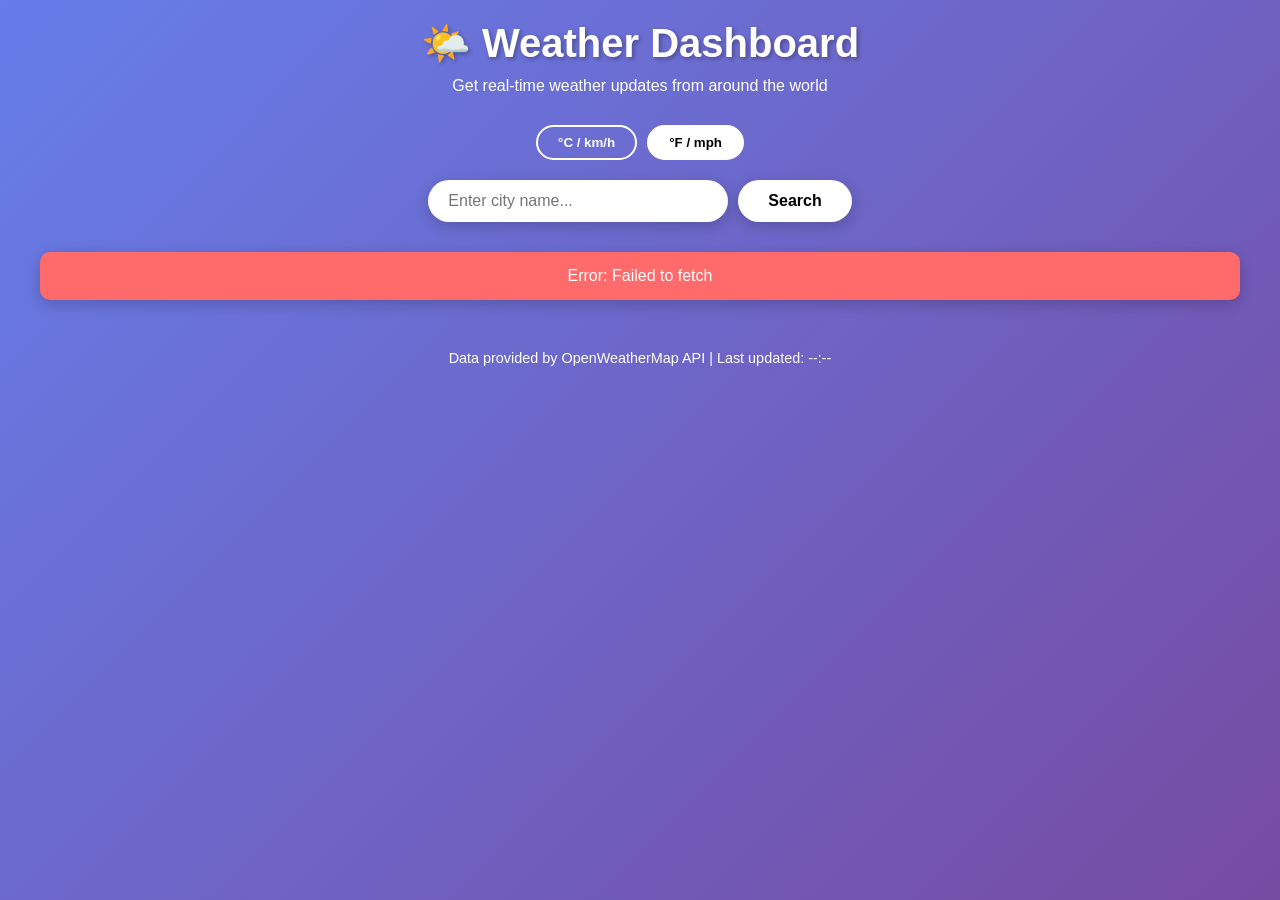
<file: weather-dashboard.html>
<!DOCTYPE html>
<html lang="en">
<head>
    <meta charset="UTF-8">
    <meta name="viewport" content="width=device-width, initial-scale=1.0">
    <title>Weather Dashboard</title>
    <style>
        * {
            margin: 0;
            padding: 0;
            box-sizing: border-box;
        }

        body {
            font-family: 'Segoe UI', Tahoma, Geneva, Verdana, sans-serif;
            background: linear-gradient(135deg, #667eea 0%, #764ba2 100%);
            min-height: 100vh;
            padding: 20px;
        }

        .container {
            max-width: 1200px;
            margin: 0 auto;
        }

        .header {
            text-align: center;
            color: white;
            margin-bottom: 30px;
        }

        .header h1 {
            font-size: 2.5rem;
            margin-bottom: 10px;
            text-shadow: 2px 2px 4px rgba(0,0,0,0.3);
        }

        .search-box {
            display: flex;
            gap: 10px;
            justify-content: center;
            margin-bottom: 30px;
            flex-wrap: wrap;
        }

        .search-box input {
            padding: 12px 20px;
            border: none;
            border-radius: 25px;
            width: 300px;
            font-size: 1rem;
            box-shadow: 0 4px 15px rgba(0,0,0,0.2);
            transition: all 0.3s;
        }

        .search-box input:focus {
            outline: none;
            transform: translateY(-2px);
            box-shadow: 0 6px 20px rgba(0,0,0,0.3);
        }

        .search-box button {
            padding: 12px 30px;
            background: white;
            border: none;
            border-radius: 25px;
            cursor: pointer;
            font-weight: 600;
            font-size: 1rem;
            box-shadow: 0 4px 15px rgba(0,0,0,0.2);
            transition: all 0.3s;
        }

        .search-box button:hover {
            transform: translateY(-2px);
            box-shadow: 0 6px 20px rgba(0,0,0,0.3);
        }

        .search-box button:active {
            transform: translateY(0);
        }

        .loading {
            text-align: center;
            color: white;
            font-size: 1.2rem;
            padding: 40px;
        }

        .spinner {
            display: inline-block;
            width: 40px;
            height: 40px;
            border: 4px solid rgba(255,255,255,0.3);
            border-top: 4px solid white;
            border-radius: 50%;
            animation: spin 1s linear infinite;
        }

        @keyframes spin {
            0% { transform: rotate(0deg); }
            100% { transform: rotate(360deg); }
        }

        .error {
            background: #ff6b6b;
            color: white;
            padding: 15px 20px;
            border-radius: 10px;
            text-align: center;
            margin-bottom: 20px;
            box-shadow: 0 4px 15px rgba(0,0,0,0.2);
        }

        .success {
            background: #51cf66;
            color: white;
            padding: 15px 20px;
            border-radius: 10px;
            text-align: center;
            margin-bottom: 20px;
            box-shadow: 0 4px 15px rgba(0,0,0,0.2);
        }

        .current-weather {
            background: rgba(255,255,255,0.95);
            border-radius: 20px;
            padding: 40px;
            margin-bottom: 30px;
            box-shadow: 0 10px 40px rgba(0,0,0,0.2);
            display: grid;
            grid-template-columns: 1fr 1fr;
            gap: 40px;
            align-items: center;
        }

        @media (max-width: 768px) {
            .current-weather {
                grid-template-columns: 1fr;
                padding: 25px;
            }
        }

        .weather-main {
            display: flex;
            align-items: center;
            gap: 30px;
        }

        .weather-icon {
            font-size: 100px;
            text-shadow: 0 2px 5px rgba(0,0,0,0.1);
        }

        .temp-section {
            display: flex;
            flex-direction: column;
            gap: 10px;
        }

        .temperature {
            font-size: 4rem;
            font-weight: bold;
            color: #333;
        }

        .description {
            font-size: 1.5rem;
            color: #666;
            text-transform: capitalize;
        }

        .location {
            font-size: 1.2rem;
            color: #999;
            margin-top: 10px;
        }

        .weather-details {
            display: grid;
            grid-template-columns: repeat(2, 1fr);
            gap: 20px;
        }

        .detail-item {
            background: #f8f9fa;
            padding: 15px;
            border-radius: 10px;
            border-left: 4px solid #667eea;
        }

        .detail-label {
            color: #999;
            font-size: 0.9rem;
            margin-bottom: 5px;
        }

        .detail-value {
            color: #333;
            font-size: 1.3rem;
            font-weight: 600;
        }

        .forecast {
            display: grid;
            grid-template-columns: repeat(auto-fit, minmax(150px, 1fr));
            gap: 15px;
            margin-bottom: 30px;
        }

        .forecast-card {
            background: rgba(255,255,255,0.95);
            border-radius: 15px;
            padding: 20px;
            text-align: center;
            box-shadow: 0 4px 15px rgba(0,0,0,0.1);
            transition: all 0.3s;
            cursor: pointer;
        }

        .forecast-card:hover {
            transform: translateY(-5px);
            box-shadow: 0 8px 25px rgba(0,0,0,0.15);
        }

        .forecast-day {
            color: #999;
            font-size: 0.9rem;
            margin-bottom: 10px;
        }

        .forecast-icon {
            font-size: 50px;
            margin: 10px 0;
        }

        .forecast-temp {
            color: #333;
            font-weight: 600;
            margin-bottom: 5px;
        }

        .forecast-desc {
            color: #666;
            font-size: 0.85rem;
            text-transform: capitalize;
        }

        .hourly {
            background: rgba(255,255,255,0.95);
            border-radius: 20px;
            padding: 30px;
            margin-bottom: 30px;
            box-shadow: 0 10px 40px rgba(0,0,0,0.2);
        }

        .hourly h3 {
            color: #333;
            margin-bottom: 20px;
            font-size: 1.5rem;
        }

        .hourly-scroll {
            display: flex;
            gap: 15px;
            overflow-x: auto;
            padding-bottom: 10px;
        }

        .hourly-scroll::-webkit-scrollbar {
            height: 8px;
        }

        .hourly-scroll::-webkit-scrollbar-track {
            background: #f1f1f1;
            border-radius: 10px;
        }

        .hourly-scroll::-webkit-scrollbar-thumb {
            background: #667eea;
            border-radius: 10px;
        }

        .hourly-item {
            flex: 0 0 auto;
            background: #f8f9fa;
            border-radius: 10px;
            padding: 15px;
            text-align: center;
            min-width: 100px;
        }

        .hourly-time {
            color: #999;
            font-size: 0.85rem;
            margin-bottom: 10px;
        }

        .hourly-temp {
            color: #333;
            font-weight: 600;
            margin: 10px 0;
        }

        .hidden {
            display: none;
        }

        .tabs {
            display: flex;
            gap: 15px;
            margin-bottom: 20px;
            border-bottom: 2px solid #f0f0f0;
        }

        .tab-btn {
            background: none;
            border: none;
            padding: 10px 20px;
            cursor: pointer;
            color: #999;
            font-size: 1rem;
            font-weight: 600;
            border-bottom: 3px solid transparent;
            transition: all 0.3s;
        }

        .tab-btn.active {
            color: #667eea;
            border-bottom-color: #667eea;
        }

        .tab-content {
            display: none;
        }

        .tab-content.active {
            display: block;
        }

        .alerts {
            background: rgba(255,255,255,0.95);
            border-radius: 20px;
            padding: 30px;
            margin-bottom: 30px;
            box-shadow: 0 10px 40px rgba(0,0,0,0.2);
        }

        .alert-item {
            background: #fff3cd;
            border-left: 4px solid #ffc107;
            padding: 15px;
            border-radius: 5px;
            margin-bottom: 10px;
            color: #856404;
        }

        .no-alerts {
            color: #666;
            text-align: center;
            padding: 20px;
        }

        .favorite-btn {
            background: #667eea;
            color: white;
            border: none;
            padding: 10px 20px;
            border-radius: 20px;
            cursor: pointer;
            margin-top: 10px;
            font-weight: 600;
            transition: all 0.3s;
        }

        .favorite-btn:hover {
            background: #764ba2;
            transform: translateY(-2px);
        }

        .favorites {
            display: flex;
            gap: 10px;
            flex-wrap: wrap;
            margin-top: 15px;
        }

        .favorite-item {
            background: white;
            border: 2px solid #667eea;
            color: #667eea;
            padding: 8px 15px;
            border-radius: 20px;
            cursor: pointer;
            transition: all 0.3s;
            font-weight: 600;
        }

        .favorite-item:hover {
            background: #667eea;
            color: white;
        }

        .favorite-item .remove {
            margin-left: 8px;
            font-weight: bold;
        }

        .footer {
            text-align: center;
            color: white;
            margin-top: 30px;
            padding: 20px;
            font-size: 0.9rem;
        }

        .units-toggle {
            display: flex;
            gap: 10px;
            justify-content: center;
            margin-bottom: 20px;
        }

        .unit-btn {
            padding: 8px 20px;
            background: white;
            border: 2px solid white;
            border-radius: 20px;
            cursor: pointer;
            font-weight: 600;
            transition: all 0.3s;
        }

        .unit-btn.active {
            background: transparent;
            color: white;
            border-color: white;
        }
    </style>
</head>
<body>
    <div class="container">
        <div class="header">
            <h1>🌤️ Weather Dashboard</h1>
            <p>Get real-time weather updates from around the world</p>
        </div>

        <div class="units-toggle">
            <button class="unit-btn active" onclick="setUnit('metric')">°C / km/h</button>
            <button class="unit-btn" onclick="setUnit('imperial')">°F / mph</button>
        </div>

        <div class="search-box">
            <input 
                type="text" 
                id="searchInput" 
                placeholder="Enter city name..."
                autocomplete="off"
            >
            <button onclick="searchWeather()">Search</button>
        </div>

        <div id="message"></div>
        <div id="favorites-section"></div>

        <div id="loading" class="loading hidden">
            <div class="spinner"></div>
            <p>Loading weather data...</p>
        </div>

        <div id="content" class="hidden">
            <div class="current-weather">
                <div class="weather-main">
                    <div class="weather-icon" id="weatherIcon">☀️</div>
                    <div class="temp-section">
                        <div class="temperature" id="temperature">--°</div>
                        <div class="description" id="description">Loading...</div>
                        <div class="location" id="location">--</div>
                    </div>
                </div>

                <div class="weather-details">
                    <div class="detail-item">
                        <div class="detail-label">💧 Humidity</div>
                        <div class="detail-value" id="humidity">--%</div>
                    </div>
                    <div class="detail-item">
                        <div class="detail-label">💨 Wind Speed</div>
                        <div class="detail-value" id="windSpeed">--</div>
                    </div>
                    <div class="detail-item">
                        <div class="detail-label">🌡️ Feels Like</div>
                        <div class="detail-value" id="feelsLike">--°</div>
                    </div>
                    <div class="detail-item">
                        <div class="detail-label">🎯 Pressure</div>
                        <div class="detail-value" id="pressure">-- hPa</div>
                    </div>
                    <div class="detail-item">
                        <div class="detail-label">👁️ Visibility</div>
                        <div class="detail-value" id="visibility">--</div>
                    </div>
                    <div class="detail-item">
                        <div class="detail-label">🧭 UV Index</div>
                        <div class="detail-value" id="uvIndex">--</div>
                    </div>
                </div>
            </div>

            <button class="favorite-btn" onclick="toggleFavorite()">⭐ Add to Favorites</button>

            <div class="tabs">
                <button class="tab-btn active" onclick="switchTab('hourly')">Hourly Forecast</button>
                <button class="tab-btn" onclick="switchTab('daily')">Daily Forecast</button>
                <button class="tab-btn" onclick="switchTab('alerts')">Alerts</button>
            </div>

            <div id="hourly" class="tab-content active hourly">
                <h3>Hourly Forecast</h3>
                <div class="hourly-scroll" id="hourlyScroll"></div>
            </div>

            <div id="daily" class="tab-content">
                <h3 style="color: #333; margin-bottom: 20px;">7-Day Forecast</h3>
                <div class="forecast" id="forecastGrid"></div>
            </div>

            <div id="alerts" class="tab-content alerts">
                <h3 style="color: #333; margin-bottom: 20px;">⚠️ Weather Alerts</h3>
                <div id="alertsList"></div>
            </div>
        </div>
    </div>

    <div class="footer">
        <p>Data provided by OpenWeatherMap API | Last updated: <span id="updateTime">--:--</span></p>
    </div>

    <script>
        const API_KEY = '5d6f69b4611dda33ac88e4948710284c';
        let currentCity = 'London';
        let currentUnit = 'metric';
        let currentWeatherData = null;
        let favorites = JSON.parse(localStorage.getItem('weatherFavorites')) || [];

        const weatherIcons = {
            '01d': '☀️', '01n': '🌙',
            '02d': '⛅', '02n': '🌤️',
            '03d': '☁️', '03n': '☁️',
            '04d': '🌥️', '04n': '🌥️',
            '09d': '🌧️', '09n': '🌧️',
            '10d': '🌦️', '10n': '🌧️',
            '11d': '⛈️', '11n': '⛈️',
            '13d': '❄️', '13n': '❄️',
            '50d': '🌫️', '50n': '🌫️'
        };

        function setUnit(unit) {
            currentUnit = unit;
            document.querySelectorAll('.unit-btn').forEach(btn => {
                btn.classList.remove('active');
            });
            event.target.classList.add('active');
            
            if (currentWeatherData) {
                displayWeather(currentWeatherData);
            }
        }

        function formatTemp(temp) {
            if (currentUnit === 'imperial') {
                return Math.round((temp * 9/5) + 32);
            }
            return Math.round(temp);
        }

        function formatSpeed(speed) {
            if (currentUnit === 'imperial') {
                return (speed * 2.237).toFixed(1) + ' mph';
            }
            return speed.toFixed(1) + ' m/s';
        }

        function formatVisibility(visibility) {
            if (currentUnit === 'imperial') {
                return (visibility / 1609).toFixed(1) + ' mi';
            }
            return (visibility / 1000).toFixed(1) + ' km';
        }

        async function searchWeather() {
            const city = document.getElementById('searchInput').value.trim();
            if (!city) {
                showMessage('Please enter a city name', 'error');
                return;
            }
            
            currentCity = city;
            await fetchWeather(city);
        }

        async function fetchWeather(city) {
            showLoading(true);
            clearMessage();

            try {
                const response = await fetch(
                    `https://api.openweathermap.org/data/2.5/weather?q=${city}&appid=${API_KEY}&units=${currentUnit}`
                );

                if (!response.ok) {
                    if (response.status === 404) {
                        showMessage('City not found. Please try again.', 'error');
                    } else {
                        showMessage('Error fetching weather data. Please try again.', 'error');
                    }
                    showLoading(false);
                    return;
                }

                const data = await response.json();
                currentWeatherData = data;

                // Fetch forecast data
                const forecastResponse = await fetch(
                    `https://api.openweathermap.org/data/2.5/forecast?q=${city}&appid=${API_KEY}&units=${currentUnit}`
                );
                const forecastData = await forecastResponse.json();

                // Fetch one-call data for UV index and alerts
                const oneCallResponse = await fetch(
                    `https://api.openweathermap.org/data/2.5/onecall?lat=${data.coord.lat}&lon=${data.coord.lon}&appid=${API_KEY}&units=${currentUnit}`
                );
                const oneCallData = await oneCallResponse.json();

                displayWeather(data, forecastData, oneCallData);
                showMessage(`Weather data for ${data.name} loaded successfully!`, 'success');
                updateFavoritesSection();
            } catch (error) {
                showMessage('Error: ' + error.message, 'error');
            } finally {
                showLoading(false);
            }
        }

        function displayWeather(data, forecastData = null, oneCallData = null) {
            document.getElementById('content').classList.remove('hidden');
            
            const temp = formatTemp(data.main.temp);
            const feelsLike = formatTemp(data.main.feels_like);
            const icon = weatherIcons[data.weather[0].icon] || '🌡️';

            document.getElementById('weatherIcon').textContent = icon;
            document.getElementById('temperature').textContent = temp + '°';
            document.getElementById('description').textContent = data.weather[0].main;
            document.getElementById('location').textContent = `${data.name}, ${data.sys.country}`;
            document.getElementById('humidity').textContent = data.main.humidity + '%';
            document.getElementById('windSpeed').textContent = formatSpeed(data.wind.speed);
            document.getElementById('feelsLike').textContent = feelsLike + '°';
            document.getElementById('pressure').textContent = data.main.pressure + ' hPa';
            document.getElementById('visibility').textContent = formatVisibility(data.visibility);
            
            const hours = new Date().getHours();
            document.getElementById('updateTime').textContent = new Date().toLocaleTimeString();

            if (oneCallData) {
                const uvIndex = oneCallData.current.uvi || 'N/A';
                document.getElementById('uvIndex').textContent = typeof uvIndex === 'number' ? uvIndex.toFixed(1) : uvIndex;
                displayAlerts(oneCallData.alerts);
            }

            if (forecastData) {
                displayHourlyForecast(forecastData.list.slice(0, 8));
                displayDailyForecast(forecastData.list);
            }
        }

        function displayHourlyForecast(hourlyData) {
            const hourlyScroll = document.getElementById('hourlyScroll');
            hourlyScroll.innerHTML = hourlyData.map(item => {
                const date = new Date(item.dt * 1000);
                const time = date.getHours().toString().padStart(2, '0') + ':00';
                const icon = weatherIcons[item.weather[0].icon] || '🌡️';
                const temp = formatTemp(item.main.temp);

                return `
                    <div class="hourly-item">
                        <div class="hourly-time">${time}</div>
                        <div style="font-size: 30px;">${icon}</div>
                        <div class="hourly-temp">${temp}°</div>
                        <div style="color: #999; font-size: 0.8rem;">${item.weather[0].main}</div>
                    </div>
                `;
            }).join('');
        }

        function displayDailyForecast(forecastData) {
            const dailyData = {};

            forecastData.forEach(item => {
                const date = new Date(item.dt * 1000);
                const day = date.toLocaleDateString('en-US', { weekday: 'short', month: 'short', day: 'numeric' });

                if (!dailyData[day]) {
                    dailyData[day] = {
                        temps: [],
                        weather: item.weather[0],
                        icon: item.weather[0].icon
                    };
                }
                dailyData[day].temps.push(item.main.temp);
            });

            const forecastGrid = document.getElementById('forecastGrid');
            forecastGrid.innerHTML = Object.entries(dailyData).slice(0, 7).map(([day, data]) => {
                const maxTemp = formatTemp(Math.max(...data.temps));
                const minTemp = formatTemp(Math.min(...data.temps));
                const icon = weatherIcons[data.icon] || '🌡️';

                return `
                    <div class="forecast-card">
                        <div class="forecast-day">${day}</div>
                        <div class="forecast-icon">${icon}</div>
                        <div class="forecast-temp">${maxTemp}° / ${minTemp}°</div>
                        <div class="forecast-desc">${data.weather.main}</div>
                    </div>
                `;
            }).join('');
        }

        function displayAlerts(alerts) {
            const alertsList = document.getElementById('alertsList');
            
            if (!alerts || alerts.length === 0) {
                alertsList.innerHTML = '<div class="no-alerts">✅ No weather alerts at this time</div>';
                return;
            }

            alertsList.innerHTML = alerts.map(alert => `
                <div class="alert-item">
                    <strong>${alert.event}</strong><br>
                    ${alert.description}<br>
                    <small>From ${new Date(alert.start * 1000).toLocaleString()} to ${new Date(alert.end * 1000).toLocaleString()}</small>
                </div>
            `).join('');
        }

        function switchTab(tabName) {
            document.querySelectorAll('.tab-content').forEach(tab => {
                tab.classList.remove('active');
            });
            document.querySelectorAll('.tab-btn').forEach(btn => {
                btn.classList.remove('active');
            });

            document.getElementById(tabName).classList.add('active');
            event.target.classList.add('active');
        }

        function toggleFavorite() {
            if (favorites.includes(currentCity)) {
                favorites = favorites.filter(city => city !== currentCity);
                showMessage(`${currentCity} removed from favorites`, 'success');
            } else {
                favorites.push(currentCity);
                showMessage(`${currentCity} added to favorites!`, 'success');
            }
            localStorage.setItem('weatherFavorites', JSON.stringify(favorites));
            updateFavoritesSection();
        }

        function updateFavoritesSection() {
            if (favorites.length === 0) {
                document.getElementById('favorites-section').innerHTML = '';
                return;
            }

            const section = document.getElementById('favorites-section');
            section.innerHTML = `
                <div style="background: rgba(255,255,255,0.95); border-radius: 15px; padding: 20px; margin-bottom: 20px; box-shadow: 0 4px 15px rgba(0,0,0,0.1);">
                    <h3 style="color: #333; margin-bottom: 15px;">⭐ Favorites</h3>
                    <div class="favorites">
                        ${favorites.map(city => `
                            <div class="favorite-item" onclick="fetchWeatherFromFavorite('${city}')">
                                ${city}
                                <span class="remove" onclick="removeFavorite('${city}', event)">×</span>
                            </div>
                        `).join('')}
                    </div>
                </div>
            `;
        }

        function removeFavorite(city, event) {
            event.stopPropagation();
            favorites = favorites.filter(c => c !== city);
            localStorage.setItem('weatherFavorites', JSON.stringify(favorites));
            updateFavoritesSection();
        }

        function fetchWeatherFromFavorite(city) {
            document.getElementById('searchInput').value = city;
            fetchWeather(city);
        }

        function showLoading(show) {
            document.getElementById('loading').classList.toggle('hidden', !show);
        }

        function showMessage(message, type) {
            const messageDiv = document.getElementById('message');
            messageDiv.textContent = message;
            messageDiv.className = type;
            
            if (type === 'success') {
                setTimeout(() => {
                    messageDiv.textContent = '';
                    messageDiv.className = '';
                }, 3000);
            }
        }

        function clearMessage() {
            document.getElementById('message').textContent = '';
            document.getElementById('message').className = '';
        }

        // Allow Enter key to search
        document.getElementById('searchInput').addEventListener('keypress', (e) => {
            if (e.key === 'Enter') {
                searchWeather();
            }
        });

        // Load default city on page load
        window.addEventListener('load', () => {
            fetchWeather(currentCity);
            updateFavoritesSection();
        });
    </script>
</body>
</html>
</file>
<file: productivity-hub/style.css>
* {
  margin: 0;
  padding: 0;
  box-sizing: border-box;
}

body {
  font-family: -apple-system, BlinkMacSystemFont, 'Segoe UI', Roboto, 'Helvetica Neue', Arial, sans-serif;
  background: #f0f2f5;
  color: #1a1a2e;
  line-height: 1.6;
  min-height: 100vh;
  display: flex;
  flex-direction: column;
}

.container {
  max-width: 800px;
  margin: 0 auto;
  padding: 0 16px;
  width: 100%;
}

/* Header */
header {
  background: linear-gradient(135deg, #667eea 0%, #764ba2 100%);
  color: #fff;
  padding: 16px 0;
  box-shadow: 0 2px 10px rgba(0,0,0,0.15);
  position: sticky;
  top: 0;
  z-index: 100;
}

.header-inner {
  display: flex;
  flex-direction: column;
  gap: 12px;
}

.logo {
  font-size: 1.5rem;
  font-weight: 700;
  text-align: center;
}

.tabs {
  display: flex;
  gap: 4px;
  justify-content: center;
  flex-wrap: wrap;
}

.tab-btn {
  background: rgba(255,255,255,0.15);
  border: none;
  color: #fff;
  padding: 8px 16px;
  border-radius: 8px;
  cursor: pointer;
  font-size: 0.9rem;
  font-weight: 500;
  transition: all 0.2s;
}

.tab-btn:hover {
  background: rgba(255,255,255,0.25);
}

.tab-btn.active {
  background: rgba(255,255,255,0.95);
  color: #667eea;
  font-weight: 700;
}

/* Main */
main {
  flex: 1;
  padding: 20px 0;
}

.tab-content {
  display: none;
}

.tab-content.active {
  display: block;
}

/* Card */
.card {
  background: #fff;
  border-radius: 12px;
  padding: 20px;
  margin-bottom: 16px;
  box-shadow: 0 1px 4px rgba(0,0,0,0.08);
}

.card h2 {
  font-size: 1.3rem;
  margin-bottom: 16px;
  color: #333;
}

/* Input Row */
.input-row {
  display: flex;
  gap: 8px;
  margin-bottom: 12px;
  flex-wrap: wrap;
}

.input-row input,
.input-row select {
  flex: 1;
  min-width: 120px;
  padding: 10px 14px;
  border: 2px solid #e0e0e0;
  border-radius: 8px;
  font-size: 0.95rem;
  outline: none;
  transition: border-color 0.2s;
}

.input-row input:focus,
.input-row select:focus {
  border-color: #667eea;
}

textarea {
  width: 100%;
  padding: 10px 14px;
  border: 2px solid #e0e0e0;
  border-radius: 8px;
  font-size: 0.95rem;
  resize: vertical;
  outline: none;
  transition: border-color 0.2s;
  font-family: inherit;
  margin-bottom: 12px;
}

textarea:focus {
  border-color: #667eea;
}

/* Buttons */
.btn-primary {
  background: linear-gradient(135deg, #667eea, #764ba2);
  color: #fff;
  border: none;
  padding: 10px 20px;
  border-radius: 8px;
  cursor: pointer;
  font-size: 0.95rem;
  font-weight: 600;
  transition: opacity 0.2s;
  white-space: nowrap;
}

.btn-primary:hover {
  opacity: 0.9;
}

.btn-secondary {
  background: #e8e8e8;
  color: #333;
  border: none;
  padding: 10px 20px;
  border-radius: 8px;
  cursor: pointer;
  font-size: 0.95rem;
  font-weight: 500;
  transition: background 0.2s;
}

.btn-secondary:hover {
  background: #ddd;
}

.btn-small {
  background: #667eea;
  color: #fff;
  border: none;
  padding: 6px 14px;
  border-radius: 6px;
  cursor: pointer;
  font-size: 0.85rem;
  transition: opacity 0.2s;
}

.btn-small:hover {
  opacity: 0.85;
}

.btn-danger {
  background: #e74c3c;
  color: #fff;
  border: none;
  padding: 6px 12px;
  border-radius: 6px;
  cursor: pointer;
  font-size: 0.8rem;
  transition: opacity 0.2s;
}

.btn-danger:hover {
  opacity: 0.85;
}

/* ====== To-Do ====== */
.todo-list {
  display: flex;
  flex-direction: column;
  gap: 8px;
}

.todo-item {
  display: flex;
  align-items: center;
  gap: 10px;
  padding: 10px 14px;
  background: #f8f9fa;
  border-radius: 8px;
  border: 1px solid #eee;
  transition: background 0.2s;
}

.todo-item:hover {
  background: #f0f2f5;
}

.todo-item.done {
  opacity: 0.6;
  text-decoration: line-through;
}

.todo-check {
  width: 20px;
  height: 20px;
  cursor: pointer;
  accent-color: #667eea;
}

.todo-text {
  flex: 1;
  word-break: break-word;
}

.todo-priority {
  font-size: 0.7rem;
  padding: 2px 8px;
  border-radius: 10px;
  font-weight: 600;
  white-space: nowrap;
}

.todo-priority.high { background: #ffe0e0; color: #c0392b; }
.todo-priority.medium { background: #fff3cd; color: #856404; }
.todo-priority.low { background: #d4edda; color: #155724; }

.todo-delete {
  background: none;
  border: none;
  color: #999;
  cursor: pointer;
  font-size: 1.2rem;
  padding: 0 4px;
  transition: color 0.2s;
}

.todo-delete:hover {
  color: #e74c3c;
}

.todo-empty {
  text-align: center;
  color: #999;
  padding: 20px;
}

/* ====== Pomodoro ====== */
.pomodoro-card {
  text-align: center;
}

.pomodoro-display {
  margin: 20px 0;
}

.pomodoro-timer {
  font-size: 4rem;
  font-weight: 700;
  color: #667eea;
  font-variant-numeric: tabular-nums;
  letter-spacing: 4px;
}

.pomodoro-label {
  font-size: 1rem;
  color: #666;
  margin-top: 8px;
}

.pomodoro-controls {
  display: flex;
  gap: 10px;
  justify-content: center;
  margin-bottom: 20px;
  flex-wrap: wrap;
}

.pomodoro-settings {
  display: flex;
  gap: 16px;
  justify-content: center;
  align-items: center;
  flex-wrap: wrap;
  padding-top: 16px;
  border-top: 1px solid #eee;
}

.pomodoro-settings label {
  font-size: 0.9rem;
  color: #555;
}

.pomodoro-settings input {
  width: 60px;
  padding: 6px 8px;
  border: 2px solid #e0e0e0;
  border-radius: 6px;
  text-align: center;
  font-size: 0.95rem;
}

/* ====== Notes ====== */
.notes-list {
  display: flex;
  flex-direction: column;
  gap: 8px;
}

.note-item {
  background: #f8f9fa;
  border: 1px solid #eee;
  border-radius: 8px;
  padding: 12px 14px;
}

.note-header {
  display: flex;
  justify-content: space-between;
  align-items: center;
  margin-bottom: 6px;
}

.note-title {
  font-weight: 600;
  font-size: 1rem;
  color: #333;
}

.note-actions {
  display: flex;
  gap: 6px;
}

.note-content {
  color: #555;
  font-size: 0.9rem;
  white-space: pre-wrap;
  word-break: break-word;
}

.note-date {
  font-size: 0.75rem;
  color: #999;
  margin-top: 6px;
}

.note-edit-input {
  width: 100%;
  padding: 8px;
  border: 2px solid #667eea;
  border-radius: 6px;
  margin-bottom: 6px;
  font-size: 0.9rem;
}

.note-edit-textarea {
  width: 100%;
  padding: 8px;
  border: 2px solid #667eea;
  border-radius: 6px;
  font-size: 0.9rem;
  resize: vertical;
  margin-bottom: 6px;
}

.notes-empty {
  text-align: center;
  color: #999;
  padding: 20px;
}

/* ====== Habits ====== */
.habit-stats {
  text-align: center;
  font-size: 0.9rem;
  color: #666;
  margin-bottom: 12px;
  padding: 10px;
  background: #f0f8ff;
  border-radius: 8px;
}

.habits-list {
  display: flex;
  flex-direction: column;
  gap: 8px;
}

.habit-item {
  display: flex;
  align-items: center;
  gap: 10px;
  padding: 10px 14px;
  background: #f8f9fa;
  border-radius: 8px;
  border: 1px solid #eee;
}

.habit-name {
  flex: 1;
  font-weight: 500;
}

.habit-check {
  width: 20px;
  height: 20px;
  cursor: pointer;
  accent-color: #667eea;
}

.habit-streak {
  font-size: 0.8rem;
  color: #667eea;
  font-weight: 600;
  min-width: 60px;
  text-align: center;
}

.habit-delete {
  background: none;
  border: none;
  color: #999;
  cursor: pointer;
  font-size: 1.1rem;
  transition: color 0.2s;
}

.habit-delete:hover {
  color: #e74c3c;
}

.habits-empty {
  text-align: center;
  color: #999;
  padding: 20px;
}

/* Ad Banner */
.ad-banner {
  margin: 12px 0;
  min-height: 90px;
  text-align: center;
  background: #f8f9fa;
  border-radius: 8px;
  display: flex;
  align-items: center;
  justify-content: center;
}

/* Footer */
footer {
  background: #1a1a2e;
  color: #aaa;
  text-align: center;
  padding: 16px 0;
  font-size: 0.85rem;
  margin-top: auto;
}

/* Responsive */
@media (max-width: 480px) {
  .logo {
    font-size: 1.2rem;
  }
  .tab-btn {
    font-size: 0.8rem;
    padding: 6px 12px;
  }
  .pomodoro-timer {
    font-size: 3rem;
  }
  .input-row {
    flex-direction: column;
  }
  .input-row input,
  .input-row select {
    min-width: unset;
  }
}
</file>
<file: docs/dijla-menu/assets/dijla.css>
/* هوية مطعم دجلة (نموذج عرض): ألوان النهر والنحاس على ورق كريمي.
   كل الألوان متغيرات هنا، وتستعملها صفحة الزبون وصفحة الكاشير معاً. */
@font-face{font-family:'Readex';font-weight:400;font-display:swap;src:url(../fonts/readex-pro-arabic-400-normal.woff2) format('woff2');unicode-range:U+0600-06FF,U+0750-077F,U+08A0-08FF,U+200C-200E,U+FB50-FDFF,U+FE70-FEFC}
@font-face{font-family:'Readex';font-weight:600;font-display:swap;src:url(../fonts/readex-pro-arabic-600-normal.woff2) format('woff2');unicode-range:U+0600-06FF,U+0750-077F,U+08A0-08FF,U+200C-200E,U+FB50-FDFF,U+FE70-FEFC}
@font-face{font-family:'Readex';font-weight:400;font-display:swap;src:url(../fonts/readex-pro-latin-400-normal.woff2) format('woff2');unicode-range:U+0000-00FF,U+2000-206F,U+20AC,U+2122,U+2190-2199,U+2212}
@font-face{font-family:'Readex';font-weight:600;font-display:swap;src:url(../fonts/readex-pro-latin-600-normal.woff2) format('woff2');unicode-range:U+0000-00FF,U+2000-206F,U+20AC,U+2122,U+2190-2199,U+2212}
@font-face{font-family:'Reem Kufi';font-weight:600;font-display:swap;src:url(../fonts/reem-kufi-arabic-600-normal.woff2) format('woff2');unicode-range:U+0600-06FF,U+0750-077F,U+08A0-08FF,U+200C-200E,U+FB50-FDFF,U+FE70-FEFC}

:root{
  --river:#0e2c35;
  --river-2:#164451;
  --river-3:#1f5a68;
  --foam:#d9ebe9;
  --cream:#f6efe2;
  --paper:#fffbf3;
  --line:#e6dccb;
  --ink:#1b2629;
  --muted:#5a6769;
  --brass:#b8843f;
  --brass-d:#8a5f27;
  --brass-l:#f1dfc0;
  --ok:#2c7a57;
  --ok-l:#dcefe5;
  --warn:#b4612a;
  --warn-l:#f8e3d3;
  --bad:#9d3328;
  --bad-l:#f6dcd8;
  --radius:14px;
  --shadow:0 1px 2px rgba(14,44,53,.06),0 6px 20px rgba(14,44,53,.08);
  --head:'Reem Kufi','Readex',system-ui,sans-serif;
  --body:'Readex',system-ui,-apple-system,'Segoe UI',Tahoma,sans-serif;
  /* موجة دجلة: خط متموج يتكرر تحت الشعار وبين الأقسام */
  --wave:url("data:image/svg+xml,%3Csvg xmlns='http://www.w3.org/2000/svg' width='40' height='8' viewBox='0 0 40 8'%3E%3Cpath d='M0 4c5 0 5-3 10-3s5 3 10 3 5 3 10 3 5-3 10-3' fill='none' stroke='%23b8843f' stroke-width='1.6'/%3E%3C/svg%3E");
}
*,*::before,*::after{box-sizing:border-box}
html{-webkit-text-size-adjust:100%;scroll-padding-top:7.5rem}
body{margin:0;background:var(--cream);color:var(--ink);font:400 1rem/1.65 var(--body);-webkit-tap-highlight-color:transparent}
h1,h2,h3{font-family:var(--body);font-weight:600;line-height:1.35;margin:0}
p{margin:0}
button,input,select,textarea{font:inherit;color:inherit}
button{cursor:pointer}
a{color:inherit}
:focus-visible{outline:3px solid var(--brass);outline-offset:2px;border-radius:6px}
.sr{position:absolute!important;width:1px;height:1px;padding:0;margin:-1px;overflow:hidden;clip:rect(0 0 0 0);white-space:nowrap;border:0}
[hidden]{display:none!important}

/* أزرار */
.btn{display:inline-flex;align-items:center;justify-content:center;gap:.45rem;min-height:2.75rem;padding:.55rem 1.1rem;border-radius:999px;border:1.5px solid transparent;font-weight:600;font-size:.95rem;line-height:1.2;text-decoration:none;transition:background .2s,border-color .2s,transform .1s}
.btn:active{transform:scale(.98)}
.btn:disabled{opacity:.5;cursor:not-allowed;transform:none}
.btn-primary{background:var(--river);color:var(--paper)}
.btn-primary:hover{background:var(--river-2)}
.btn-brass{background:var(--brass);color:#fff}
.btn-brass:hover{background:var(--brass-d)}
.btn-ghost{background:transparent;border-color:var(--line);color:var(--ink)}
.btn-ghost:hover{border-color:var(--brass)}
.btn-ok{background:var(--ok);color:#fff}
.btn-bad{background:transparent;border-color:var(--bad-l);color:var(--bad)}
.btn-sm{min-height:2.25rem;padding:.35rem .8rem;font-size:.85rem}
.btn-block{width:100%}

/* شعار دجلة */
.logo{display:inline-flex;flex-direction:column;align-items:center;gap:.15rem;text-decoration:none}
.logo b{font:600 2.4rem/1.15 var(--head);letter-spacing:.02em}
.logo::after{content:"";width:4.5rem;height:8px;background:var(--wave) repeat-x center/20px 8px}

.demo-ribbon{background:var(--brass-l);color:var(--brass-d);font-size:.8rem;text-align:center;padding:.35rem 1rem;font-weight:600}

.price{font-weight:600;white-space:nowrap;font-variant-numeric:tabular-nums}
.price small{font-weight:400;color:var(--muted);font-size:.78em}

.stepper{display:inline-flex;align-items:center;border:1.5px solid var(--line);border-radius:999px;background:var(--paper)}
.stepper button{width:2.4rem;height:2.4rem;border:0;background:none;font-size:1.25rem;font-weight:600;color:var(--river);border-radius:999px;display:grid;place-items:center}
.stepper button:hover{background:var(--foam)}
.stepper output{min-width:1.6rem;text-align:center;font-weight:600}

.chip{display:inline-flex;align-items:center;gap:.3rem;padding:.15rem .6rem;border-radius:999px;font-size:.75rem;font-weight:600;background:var(--brass-l);color:var(--brass-d)}
.chip-ok{background:var(--ok-l);color:var(--ok)}
.chip-warn{background:var(--warn-l);color:var(--warn)}
.chip-bad{background:var(--bad-l);color:var(--bad)}
.chip-river{background:var(--foam);color:var(--river-2)}

/* نوافذ منبثقة (dialog) */
dialog{border:0;padding:0;background:var(--paper);color:var(--ink);border-radius:20px 20px 0 0;width:100%;max-width:34rem;max-height:92vh;margin:auto auto 0;box-shadow:0 -10px 40px rgba(0,0,0,.25)}
dialog::backdrop{background:rgba(14,44,53,.55)}
@media (min-width:40rem){dialog{border-radius:20px;margin:auto}}
.sheet{display:flex;flex-direction:column;max-height:92vh}
.sheet-head{display:flex;align-items:center;justify-content:space-between;gap:1rem;padding:1rem 1.25rem;border-bottom:1px solid var(--line)}
.sheet-head h2{font-size:1.25rem}
.sheet-body{padding:1rem 1.25rem;overflow:auto}
.sheet-foot{padding:1rem 1.25rem calc(1rem + env(safe-area-inset-bottom));border-top:1px solid var(--line);display:grid;gap:.6rem}
.x{width:2.5rem;height:2.5rem;border-radius:999px;border:1.5px solid var(--line);background:none;font-size:1.3rem;line-height:1;display:grid;place-items:center}

.toast{position:fixed;inset-inline:1rem;bottom:calc(5.5rem + env(safe-area-inset-bottom));margin:auto;max-width:26rem;background:var(--river);color:var(--paper);padding:.8rem 1rem;border-radius:12px;box-shadow:var(--shadow);text-align:center;z-index:60;font-weight:600;opacity:0;transform:translateY(10px);transition:opacity .25s,transform .25s;pointer-events:none}
.toast.show{opacity:1;transform:none}
.toast.bad{background:var(--bad)}

@media (prefers-reduced-motion:reduce){*,*::before,*::after{animation:none!important;transition:none!important;scroll-behavior:auto!important}}
</file>
